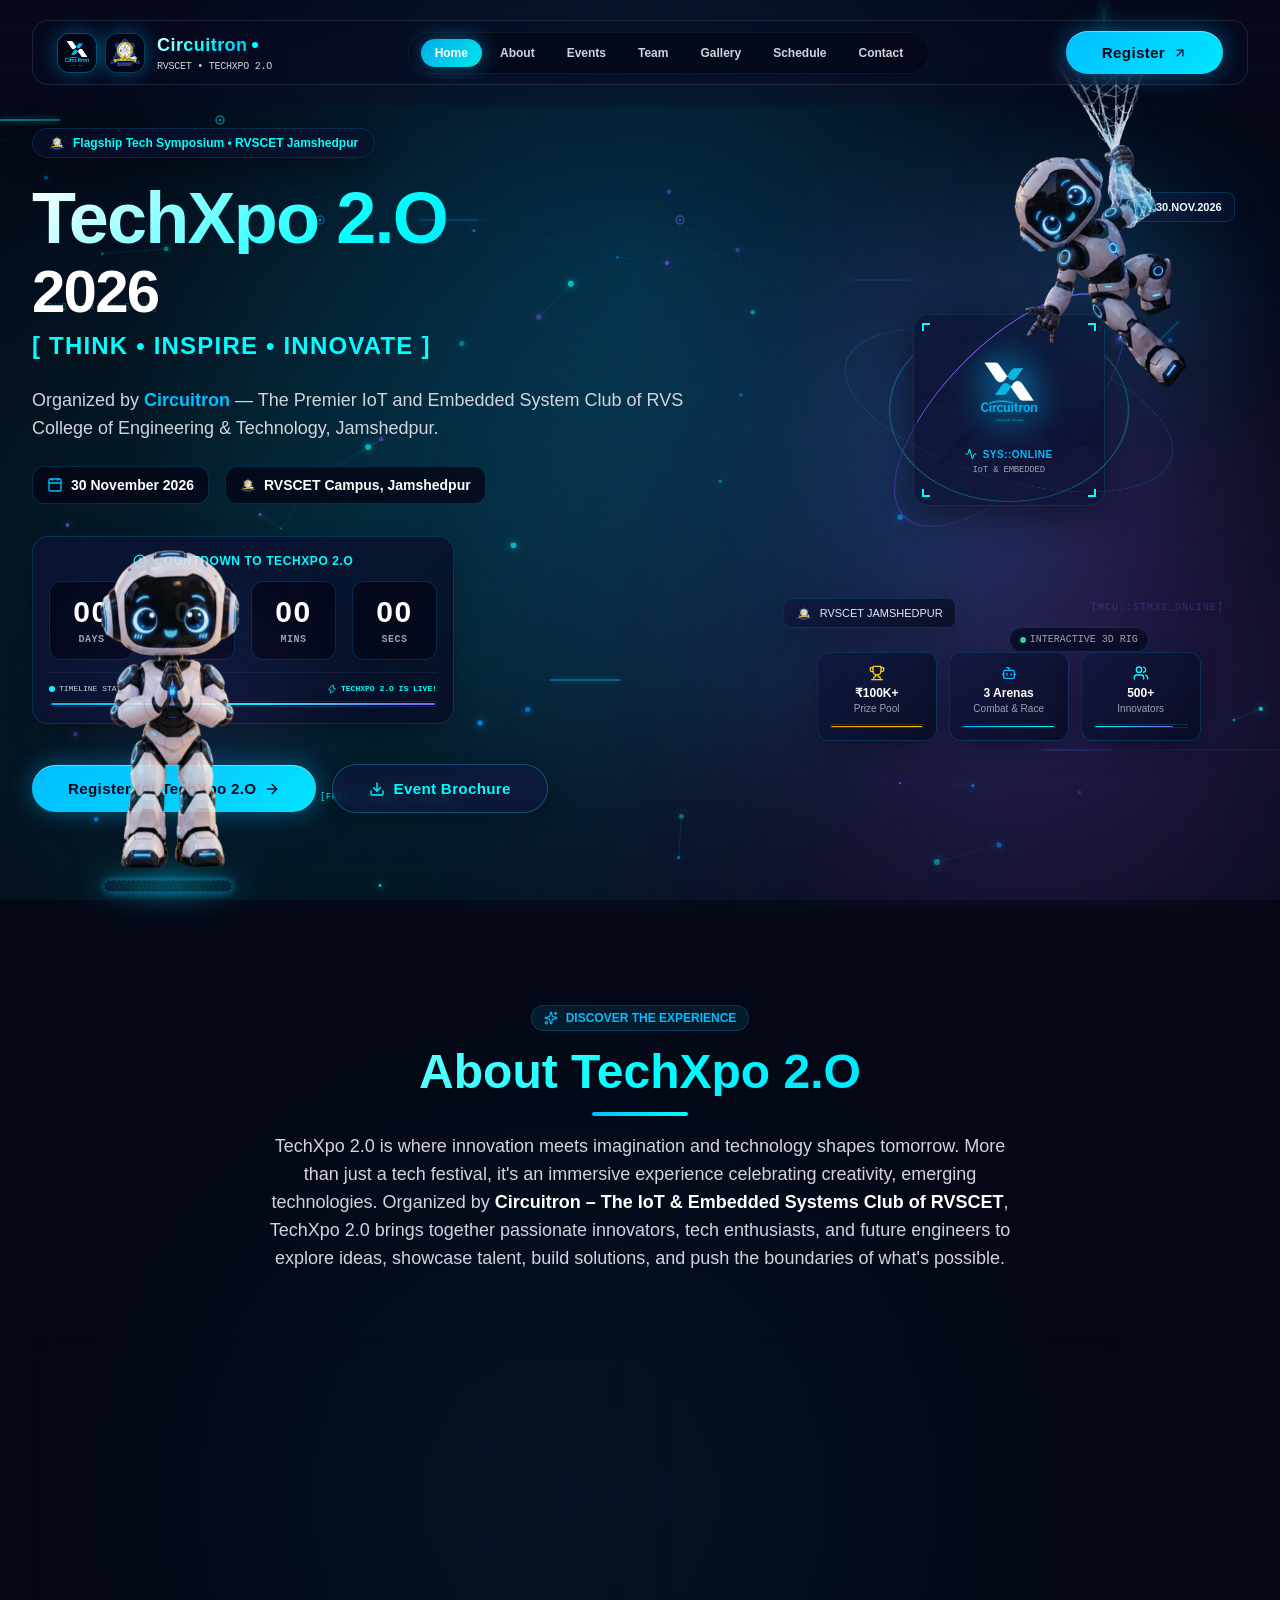
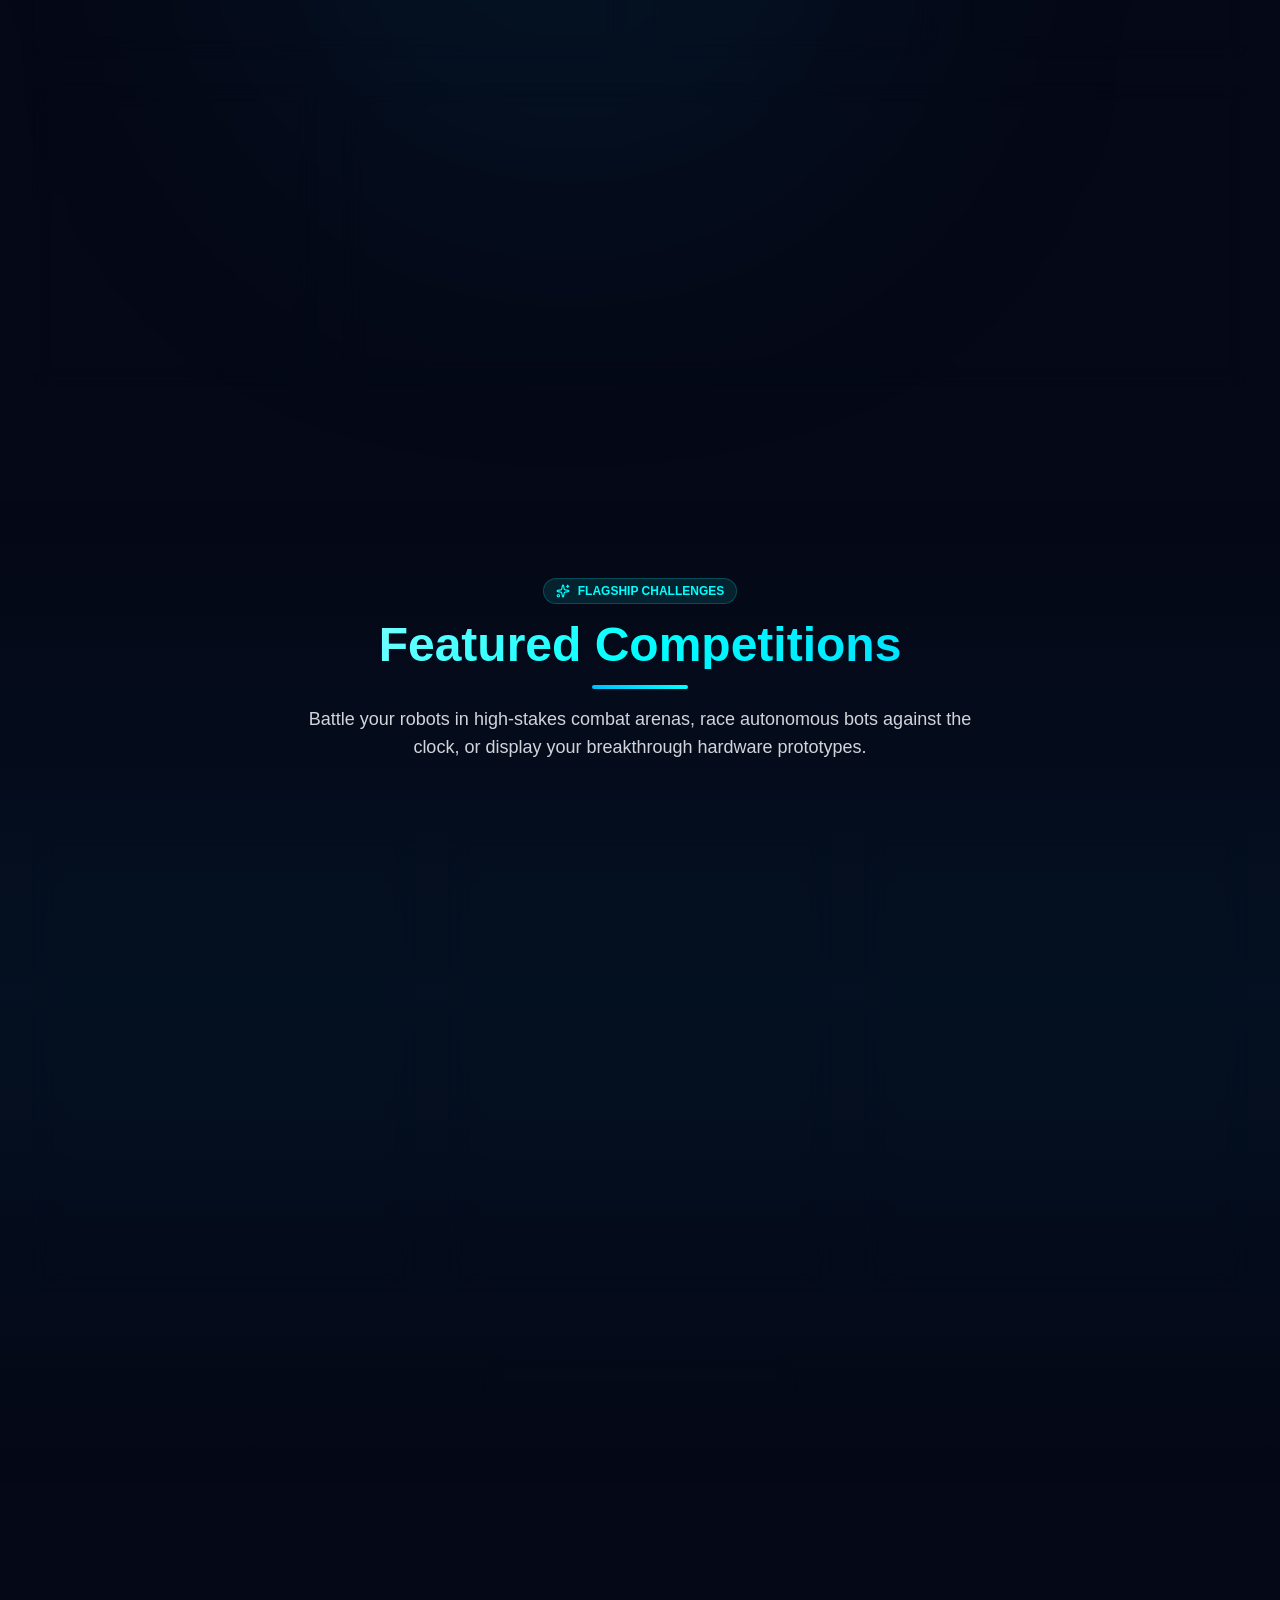
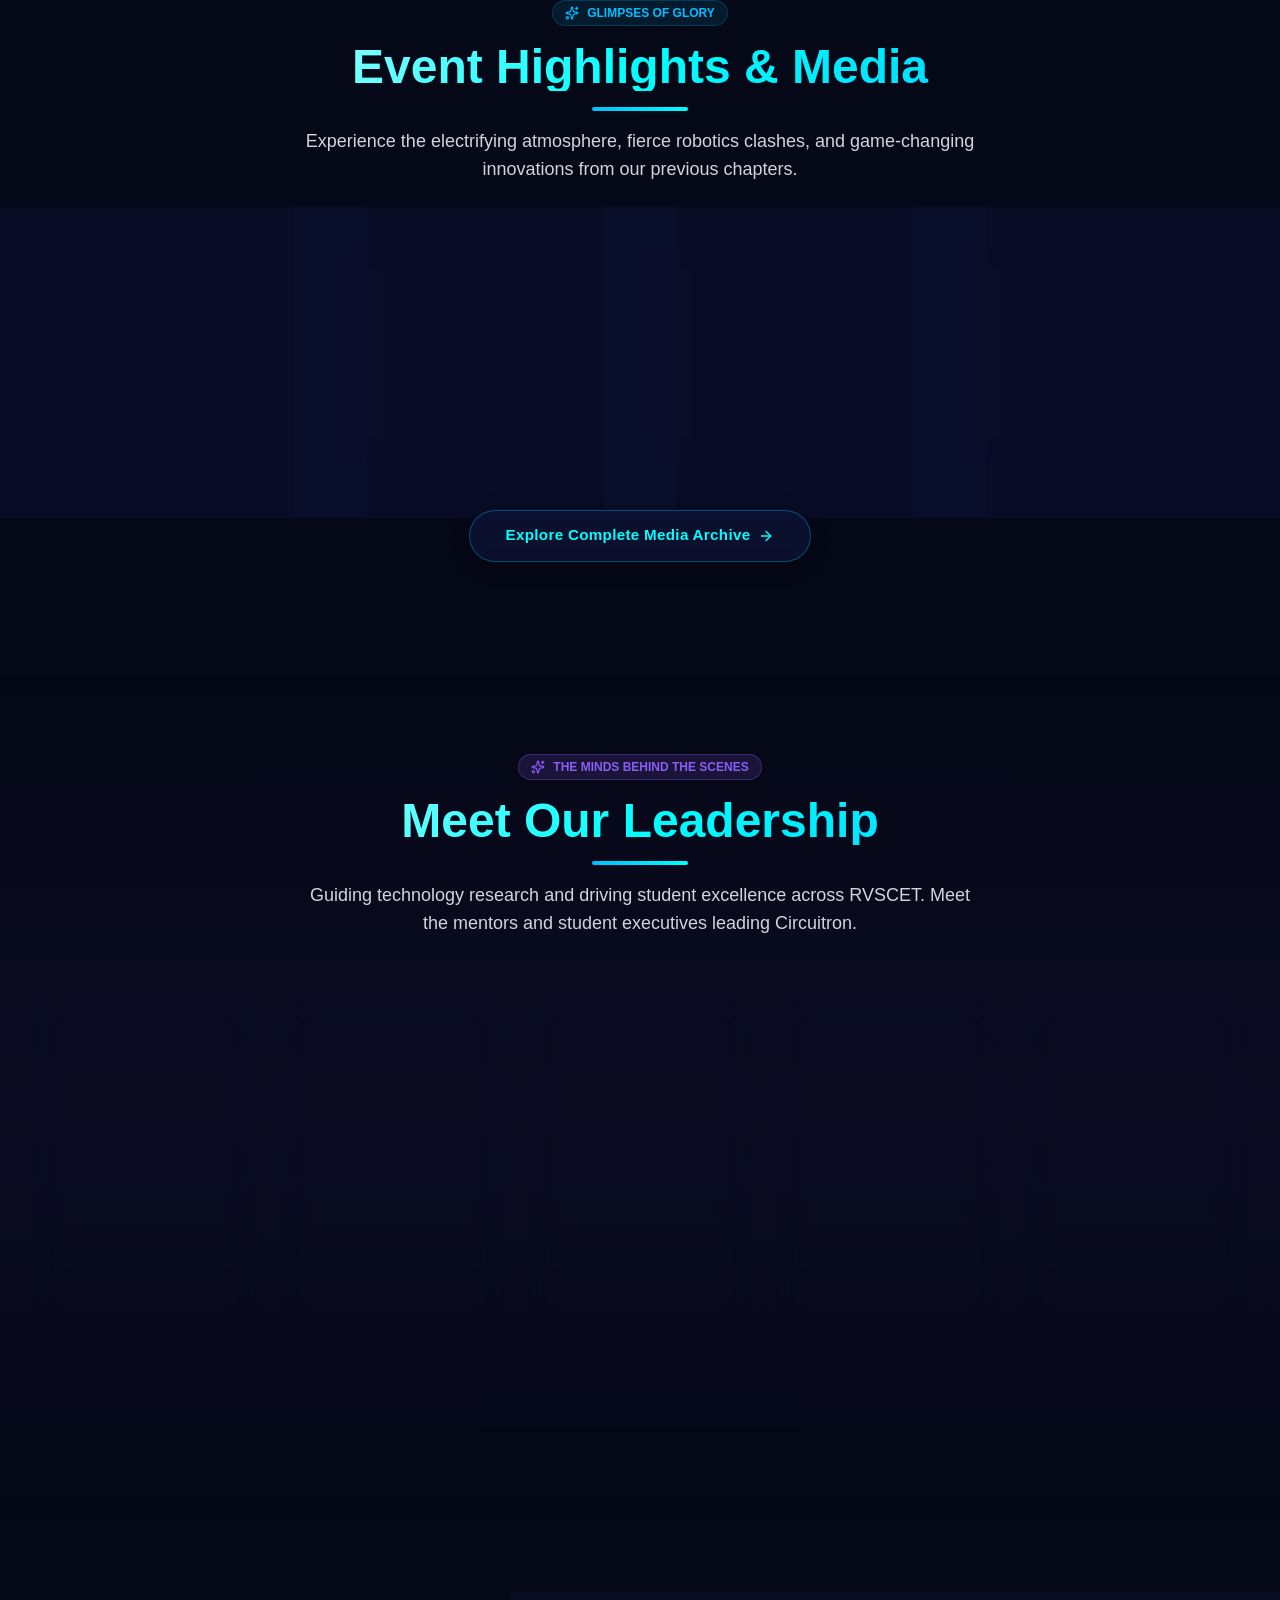
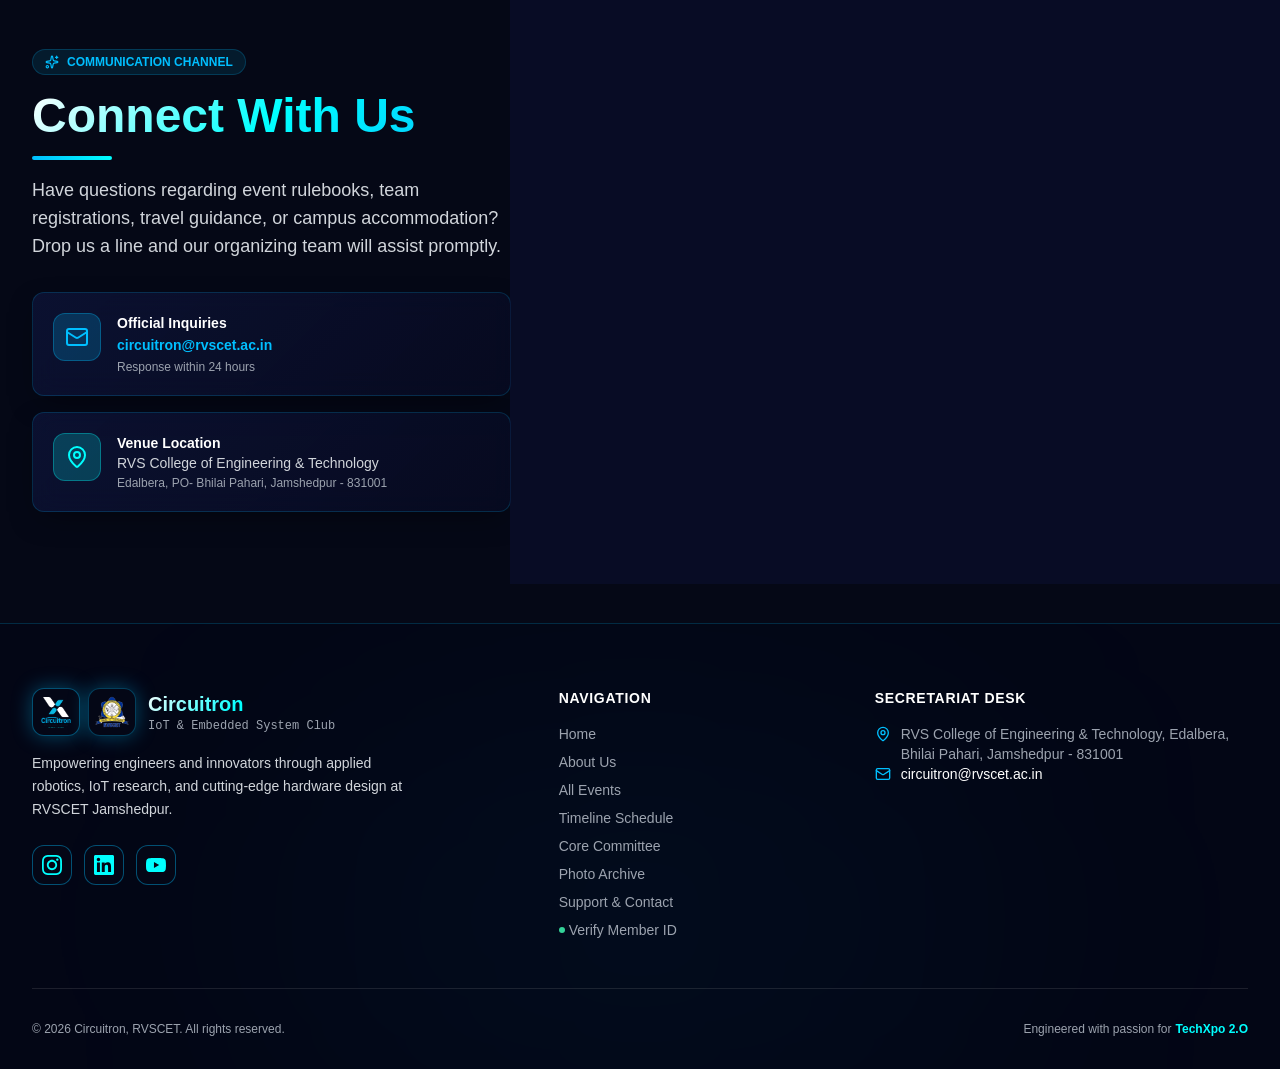
<file: index.html>
<!doctype html>
<html lang="en">
  <head>
    <meta charset="UTF-8" />
    <meta name="viewport" content="width=device-width, initial-scale=1.0, maximum-scale=5.0" />
    <meta name="theme-color" content="#050816" />
    <meta name="apple-mobile-web-app-status-bar-style" content="black-translucent" />
        <!-- Security & Integrity Headers (Anti-Tampering & XSS Shield) -->
    <meta http-equiv="Content-Security-Policy" content="default-src 'self'; script-src 'self' 'unsafe-inline' https://fonts.googleapis.com; style-src 'self' 'unsafe-inline' https://fonts.googleapis.com; font-src 'self' https://fonts.gstatic.com data:; img-src 'self' data: https:; connect-src 'self'; frame-ancestors 'none'; base-uri 'self';" />
    <meta http-equiv="X-Frame-Options" content="DENY" />
    <meta http-equiv="X-Content-Type-Options" content="nosniff" />
    <meta name="referrer" content="strict-origin-when-cross-origin" />
    <meta http-equiv="Permissions-Policy" content="camera=(), microphone=(), geolocation=()" />
    <meta name="description" content="TechXpo 2.O - The Flagship Technical Symposium by Circuitron, IoT & Embedded System Club at RVSCET Jamshedpur." />
    <title>TechXpo 2.O | Circuitron RVSCET</title>
    <link rel="icon" type="image/svg+xml" href="logo.svg" />
    <link rel="icon" type="image/png" href="favicon.png" />
    <link rel="shortcut icon" href="favicon.ico" />
    <link rel="apple-touch-icon" href="logo.png" />
    <link rel="preconnect" href="https://fonts.googleapis.com" />
    <link rel="preconnect" href="https://fonts.gstatic.com" crossorigin />
    <link href="https://fonts.googleapis.com/css2?family=Orbitron:wght@400;700;800;900&family=Poppins:wght@300;400;500;600;700;800&display=swap" rel="stylesheet" />
    <link rel="stylesheet" href="css/style.css" />
  </head>
  <body class="bg-[#050816] text-white font-poppins selection:bg-accent selection:text-darkNavy relative min-h-screen overflow-x-hidden">
    <!-- Top Scroll Progress Bar -->
    <div class="fixed top-0 left-0 right-0 h-[2.5px] z-[100] pointer-events-none bg-transparent">
      <div id="scroll-progress-bar" class="h-full bg-gradient-to-r from-primary via-accent to-cyberPurple origin-left shadow-[0_0_12px_rgba(0,191,255,0.8)]" style="width: 0%;"></div>
    </div>

    <!-- Interactive Cursor Radar Spotlight -->
    <div id="cyber-spotlight" class="fixed inset-0 pointer-events-none select-none overflow-hidden" style="z-index: 0;" aria-hidden="true"></div>

    <!-- Animated Vector Circuit Grid Traces -->
    <svg class="fixed inset-0 w-full h-full opacity-40 md:opacity-50 pointer-events-none" style="z-index: 0;" xmlns="http://www.w3.org/2000/svg" aria-hidden="true">
      <defs>
        <linearGradient id="cyanLaser" x1="0%" y1="0%" x2="100%" y2="100%">
          <stop offset="0%" stop-color="#00fffc" stop-opacity="0.8" />
          <stop offset="50%" stop-color="#0091ff" stop-opacity="0.4" />
          <stop offset="100%" stop-color="#8b5cf6" stop-opacity="0.1" />
        </linearGradient>
        <filter id="circuitGlow" x="-20%" y="-20%" width="140%" height="140%">
          <feGaussianBlur stdDeviation="3" result="blur" />
          <feMerge>
            <feMergeNode in="blur" />
            <feMergeNode in="SourceGraphic" />
          </feMerge>
        </filter>
      </defs>
      <g stroke="rgba(0, 191, 255, 0.12)" stroke-width="1" fill="none">
        <path d="M 0 120 L 220 120 L 320 220 L 680 220 L 740 280 L 1100 280" />
        <path d="M 0 140 L 200 140 L 300 240 L 660 240" />
        <path d="M 1920 180 L 1600 180 L 1480 300 L 1200 300 L 1140 360" />
        <path d="M 1920 200 L 1620 200 L 1500 320 L 1250 320" />
        <path d="M 80 800 L 300 800 L 420 680 L 850 680 L 920 750 L 1400 750" />
        <path d="M 1920 850 L 1550 850 L 1450 750 L 1150 750" />
      </g>
      <g stroke="url(#cyanLaser)" stroke-width="1.8" fill="none" filter="url(#circuitGlow)">
        <path class="laser-pulse-1" d="M 0 120 L 220 120 L 320 220 L 680 220 L 740 280 L 1100 280" stroke-dasharray="60 400" />
        <path class="laser-pulse-2" d="M 1920 180 L 1600 180 L 1480 300 L 1200 300 L 1140 360" stroke-dasharray="50 350" />
        <path class="laser-pulse-3" d="M 80 800 L 300 800 L 420 680 L 850 680 L 920 750 L 1400 750" stroke-dasharray="70 450" />
      </g>
      <g fill="#040716">
        <circle cx="220" cy="120" r="4" stroke="#00ffff" stroke-width="1.5" /><circle cx="220" cy="120" r="1.5" fill="#00ffff" />
        <circle cx="320" cy="220" r="4" stroke="#0091ff" stroke-width="1.5" /><circle cx="320" cy="220" r="1.5" fill="#00fffc" />
        <circle cx="680" cy="220" r="4" stroke="#8b5cf6" stroke-width="1.5" /><circle cx="680" cy="220" r="1.5" fill="#8b5cf6" />
        <circle cx="1600" cy="180" r="4" stroke="#00ffff" stroke-width="1.5" /><circle cx="1600" cy="180" r="1.5" fill="#00ffff" />
        <circle cx="1480" cy="300" r="4" stroke="#8b5cf6" stroke-width="1.5" /><circle cx="1480" cy="300" r="1.5" fill="#8b5cf6" />
        <circle cx="300" cy="800" r="4" stroke="#00ffff" stroke-width="1.5" /><circle cx="300" cy="800" r="1.5" fill="#00fffc" />
      </g>
    </svg>

    <!-- Floating Telemetry Glyphs -->
    <div class="fixed inset-0 pointer-events-none select-none" style="z-index: 0;" aria-hidden="true">
      <div class="absolute top-1/3 left-10 text-[10px] font-mono text-cyan-400 tracking-widest hidden md:block opacity-30">[BUS::TX/RX_SYNC]</div>
      <div class="absolute top-2/3 right-14 text-[10px] font-mono text-cyberPurple tracking-widest hidden md:block opacity-30">[MCU::STM32_ONLINE]</div>
      <div class="absolute bottom-24 left-1/4 text-[9px] font-mono text-accent tracking-wider hidden lg:block opacity-25">[FREQ::2.4GHz_IoT_NODE]</div>
    </div>

    <!-- Particles Canvas -->
    <canvas id="particles-canvas" class="fixed inset-0 pointer-events-none" style="z-index: 1;"></canvas>

    <!-- Background Circuit Grids -->
    <div class="fixed inset-0 circuit-bg opacity-30 pointer-events-none" style="z-index: 0;"></div>
    <div class="fixed inset-0 circuit-bg-glow pointer-events-none" style="z-index: 0;"></div>

    <!-- Robot Mascot 1: Top-Right Swinging Spider Bot -->
    <div id="mascot-swing-bot" class="fixed top-12 sm:top-16 right-2 sm:right-4 md:right-8 lg:right-12 w-20 sm:w-44 md:w-56 lg:w-64 max-w-[28vw] pointer-events-none select-none group z-40" style="z-index: 40;" title="Click me!">
      <div class="absolute -top-16 left-1/2 -translate-x-1/2 w-[2px] h-20 bg-gradient-to-b from-transparent via-cyan-400 to-accent opacity-70 shadow-[0_0_10px_#00ffff] animate-pulse pointer-events-none"></div>
      <div class="absolute top-1/4 left-1/4 w-32 h-32 sm:w-48 sm:h-48 bg-primary/20 rounded-full blur-3xl pointer-events-none opacity-60"></div>
      
      <div id="mascot-swing-bubble" class="hidden absolute -bottom-10 right-0 z-50 px-3 py-1.5 rounded-xl bg-darkNavy/95 border border-cyan-400/80 shadow-[0_0_20px_rgba(0,255,255,0.5)] text-[10px] font-orbitron font-bold text-accent whitespace-nowrap flex items-center space-x-1.5 pointer-events-none">
        <i data-lucide="zap" class="w-3 h-3 text-cyan-300"></i>
        <span>SWINGING INTO 30.NOV.2026!</span>
      </div>

      <div class="swing-idle relative w-full pointer-events-auto cursor-pointer">
        <img src="assets/bot-swing.png" alt="Circuitron Spider Bot Mascot" class="w-full h-auto object-contain filter drop-shadow-[0_0_20px_rgba(0,191,255,0.6)] group-hover:drop-shadow-[0_0_30px_rgba(0,255,255,0.9)] opacity-90 group-hover:opacity-100 transition-all duration-300" />
        <div class="absolute top-2 right-2 px-1.5 py-0.5 rounded bg-primary/30 border border-primary/50 text-[8px] font-mono text-cyan-300 opacity-0 group-hover:opacity-100 transition-opacity">CLICK ME</div>
      </div>
    </div>

    <!-- Robot Mascot 2: Bottom-Left Welcome Mascot Bot -->
    <div id="mascot-welcome-bot" class="fixed bottom-4 md:bottom-8 left-2 sm:left-4 md:left-8 lg:left-12 w-20 sm:w-36 md:w-52 lg:w-60 max-w-[28vw] pointer-events-none select-none group perspective-1000 z-40" style="z-index: 40;" title="Click me!">
      <div class="absolute -bottom-4 left-1/2 -translate-x-1/2 w-28 sm:w-44 h-8 bg-gradient-to-r from-transparent via-cyan-500/40 to-transparent rounded-full blur-md animate-pulse pointer-events-none"></div>
      <div class="absolute bottom-1/4 left-1/4 w-28 h-28 sm:w-44 sm:h-44 bg-cyberPurple/25 rounded-full blur-3xl pointer-events-none opacity-50"></div>

      <div id="mascot-welcome-bubble" class="hidden absolute -top-12 left-0 z-50 px-3 py-1.5 rounded-xl bg-darkNavy/95 border border-primary/80 shadow-[0_0_20px_rgba(0,191,255,0.5)] text-[10px] font-orbitron font-bold text-white whitespace-nowrap flex items-center space-x-1.5 pointer-events-none">
        <i data-lucide="bot" class="w-3 h-3 text-primary"></i>
        <span>CIRCUITRON BOT: WELCOME!</span>
      </div>

      <div class="welcome-idle relative w-full preserve-3d pointer-events-auto cursor-pointer">
        <img src="assets/bot-welcome.png" alt="Circuitron Welcome Mascot Robot" class="w-full h-auto object-contain filter drop-shadow-[0_0_20px_rgba(0,191,255,0.55)] group-hover:drop-shadow-[0_0_30px_rgba(0,191,255,0.9)] opacity-90 group-hover:opacity-100 transition-all duration-300" />
        <div class="absolute top-2 left-2 px-1.5 py-0.5 rounded bg-cyan-500/30 border border-cyan-400/50 text-[8px] font-mono text-accent opacity-0 group-hover:opacity-100 transition-opacity">NAMASTE::HELLO</div>
        <div class="absolute -bottom-2 left-1/2 -translate-x-1/2 w-20 sm:w-32 h-3 rounded-full border border-primary/40 border-dashed animate-spin-slow opacity-60 shadow-[0_0_8px_#00bfff]"></div>
      </div>
    </div>

    <!-- Navigation Header -->
    <header id="main-nav" class="fixed top-0 left-0 right-0 z-50 transition-all duration-300 py-4 sm:py-5">
      <div class="max-w-7xl mx-auto px-4 sm:px-6 lg:px-8">
        <nav class="flex items-center justify-between px-2.5 sm:px-6 py-2 sm:py-2.5 rounded-2xl bg-secondary/40 backdrop-blur-md border border-white/10 transition-all duration-300">
          <!-- Logo & Brand -->
          <a href="index.html" class="flex items-center space-x-2 sm:space-x-3 group min-w-0 flex-shrink">
            <div class="flex items-center space-x-1.5 sm:space-x-2 flex-shrink-0">
              <div class="relative w-8 h-8 sm:w-10 sm:h-10 rounded-xl overflow-hidden p-0.5 border border-primary/40 group-hover:border-accent transition-all duration-300 bg-darkNavy/80 flex items-center justify-center shadow-neon">
                <img src="logo.png" alt="Circuitron Logo" class="w-full h-full object-contain" />
              </div>
              <div class="flex relative w-8 h-8 sm:w-10 sm:h-10 rounded-xl overflow-hidden p-0.5 border border-primary/30 group-hover:border-accent transition-all duration-300 bg-darkNavy/80 items-center justify-center shadow-neon">
                <img src="assets/rvscet-logo.png" alt="RVSCET Logo" class="w-full h-full object-contain" />
              </div>
            </div>
            <div class="min-w-0">
              <div class="flex items-center space-x-1">
                <span class="font-orbitron font-extrabold text-xs xs:text-sm sm:text-lg gradient-text tracking-wide whitespace-nowrap">Circuitron</span>
                <span class="w-1.5 h-1.5 rounded-full bg-accent animate-pulse flex-shrink-0"></span>
              </div>
              <p class="text-[8px] xs:text-[9px] sm:text-[10px] text-gray-300 font-mono tracking-tight block whitespace-nowrap font-medium">RVSCET &bull; TECHXPO 2.O</p>
            </div>
          </a>

          <!-- Desktop Navigation Links -->
          <div class="hidden lg:flex items-center space-x-1 bg-darkNavy/60 px-3 py-1.5 rounded-full border border-white/5">
            <a href="index.html" class="nav-link px-3.5 py-1.5 text-xs font-semibold rounded-full text-gray-300 hover:text-white transition-colors">Home</a>
            <a href="pages/about.html" class="nav-link px-3.5 py-1.5 text-xs font-semibold rounded-full text-gray-300 hover:text-white transition-colors">About</a>
            <a href="pages/events.html" class="nav-link px-3.5 py-1.5 text-xs font-semibold rounded-full text-gray-300 hover:text-white transition-colors">Events</a>
            <a href="pages/team.html" class="nav-link px-3.5 py-1.5 text-xs font-semibold rounded-full text-gray-300 hover:text-white transition-colors">Team</a>
            <a href="pages/gallery.html" class="nav-link px-3.5 py-1.5 text-xs font-semibold rounded-full text-gray-300 hover:text-white transition-colors">Gallery</a>
            <a href="pages/schedule.html" class="nav-link px-3.5 py-1.5 text-xs font-semibold rounded-full text-gray-300 hover:text-white transition-colors">Schedule</a>
            <a href="pages/contact.html" class="nav-link px-3.5 py-1.5 text-xs font-semibold rounded-full text-gray-300 hover:text-white transition-colors">Contact</a>
          </div>

          <!-- Right Action: Register Now -->
          <div class="hidden sm:flex items-center space-x-3">
            <a href="https://forms.gle/mNU3damnJBMfnmSU7" target="_blank" rel="noopener noreferrer" rel="noopener noreferrer" class="btn-primary text-xs py-2 px-5 font-bold">
              <span>Register</span>
              <i data-lucide="arrow-up-right" class="w-3.5 h-3.5"></i>
            </a>
          </div>

          <!-- Mobile Menu Button & Compact Register -->
          <div class="lg:hidden flex items-center space-x-1.5 sm:space-x-2 flex-shrink-0">
            <a href="https://forms.gle/mNU3damnJBMfnmSU7" target="_blank" rel="noopener noreferrer" rel="noopener noreferrer" class="sm:hidden inline-flex items-center justify-center text-[10px] xs:text-[11px] font-bold font-orbitron py-1 px-2.5 xs:px-3 rounded-full bg-gradient-to-r from-primary to-accent text-darkNavy shadow-neon flex-shrink-0">Register</a>
            <button id="mobile-menu-btn" class="p-1.5 sm:p-2.5 min-w-[34px] min-h-[34px] sm:min-w-[40px] sm:min-h-[40px] flex items-center justify-center rounded-xl bg-darkNavy/80 border border-primary/20 text-gray-300 hover:text-white focus:outline-none flex-shrink-0" aria-label="Toggle menu">
              <i id="menu-icon" data-lucide="menu" class="w-4 h-4 sm:w-5 sm:h-5"></i>
              <i id="close-icon" data-lucide="x" class="w-4 h-4 sm:w-5 sm:h-5 hidden"></i>
            </button>
          </div>
        </nav>
      </div>

      <!-- Mobile Dropdown Menu -->
      <div id="mobile-menu" class="hidden lg:hidden max-w-7xl mx-auto px-4 mt-2">
        <div class="bg-darkNavy/95 backdrop-blur-xl p-4 sm:p-5 rounded-2xl border border-primary/30 space-y-2 shadow-2xl">
          <a href="index.html" class="block px-4 py-3 rounded-xl text-sm font-semibold text-gray-300 hover:text-white hover:bg-white/5">Home</a>
          <a href="pages/about.html" class="block px-4 py-3 rounded-xl text-sm font-semibold text-gray-300 hover:text-white hover:bg-white/5">About</a>
          <a href="pages/events.html" class="block px-4 py-3 rounded-xl text-sm font-semibold text-gray-300 hover:text-white hover:bg-white/5">Events</a>
          <a href="pages/team.html" class="block px-4 py-3 rounded-xl text-sm font-semibold text-gray-300 hover:text-white hover:bg-white/5">Team</a>
          <a href="pages/gallery.html" class="block px-4 py-3 rounded-xl text-sm font-semibold text-gray-300 hover:text-white hover:bg-white/5">Gallery</a>
          <a href="pages/schedule.html" class="block px-4 py-3 rounded-xl text-sm font-semibold text-gray-300 hover:text-white hover:bg-white/5">Schedule</a>
          <a href="pages/contact.html" class="block px-4 py-3 rounded-xl text-sm font-semibold text-gray-300 hover:text-white hover:bg-white/5">Contact</a>
          <div class="pt-2">
            <a href="https://forms.gle/mNU3damnJBMfnmSU7" target="_blank" rel="noopener noreferrer" rel="noopener noreferrer" class="w-full btn-primary py-3 text-xs font-bold flex items-center justify-center space-x-1.5 min-h-[44px]">
              <span>Register for TechXpo 2.O</span>
              <i data-lucide="arrow-up-right" class="w-4 h-4"></i>
            </a>
          </div>
        </div>
      </div>
    </header>

    <!-- Main Content Container -->
    <main class="relative z-10">
      <!-- 1. HERO SECTION -->
      <section class="relative min-h-screen flex items-center justify-center overflow-hidden pt-24 pb-12 sm:pt-28 sm:pb-16 lg:pt-32 lg:pb-24">
        <div class="absolute top-1/4 left-1/2 -translate-x-1/2 w-[350px] sm:w-[600px] h-[350px] sm:h-[600px] bg-primary/10 rounded-full blur-[100px] sm:blur-[140px] pointer-events-none"></div>
        <div class="absolute bottom-10 right-10 w-[250px] sm:w-[400px] h-[250px] sm:h-[400px] bg-cyberPurple/15 rounded-full blur-[90px] sm:blur-[120px] pointer-events-none"></div>

        <div class="relative z-10 max-w-7xl mx-auto px-4 sm:px-6 lg:px-8 w-full">
          <div class="grid grid-cols-1 lg:grid-cols-12 gap-8 lg:gap-12 items-center">
            
            <!-- Left Column: Hero Copy -->
            <div class="lg:col-span-7 space-y-5 sm:space-y-6 text-center lg:text-left">
              <!-- Announcement Pill -->
              <div class="inline-flex items-center space-x-2 px-3 sm:px-4 py-1.5 rounded-full glass-panel border border-primary/30 text-[11px] sm:text-xs font-semibold text-accent shadow-neon max-w-full truncate">
                <img src="assets/rvscet-logo.png" alt="RVSCET Logo" class="w-4 h-4 object-contain flex-shrink-0" />
                <span class="truncate">Flagship Tech Symposium &bull; RVSCET Jamshedpur</span>
              </div>

              <!-- Giant Title -->
              <div class="space-y-2">
                <h1 class="text-3xl xs:text-4xl sm:text-6xl lg:text-7xl font-black font-orbitron tracking-tight">
                  <span class="gradient-text block">TechXpo 2.O</span>
                  <span class="block text-2xl xs:text-3xl sm:text-5xl lg:text-6xl text-white mt-1 sm:mt-2">2026</span>
                </h1>
                <div class="inline-block">
                  <p class="text-sm xs:text-base sm:text-xl lg:text-2xl font-bold font-orbitron tracking-wider text-accent uppercase">
                    [ Think &bull; Inspire &bull; Innovate ]
                  </p>
                </div>
              </div>

              <!-- Subtitle -->
              <p class="text-sm sm:text-base lg:text-lg text-gray-300 max-w-2xl mx-auto lg:mx-0 leading-relaxed">
                Organized by <strong class="text-primary font-bold">Circuitron</strong> &mdash; The Premier IoT and Embedded System Club of RVS College of Engineering &amp; Technology, Jamshedpur.
              </p>

              <!-- Key Details Pills -->
              <div class="flex flex-wrap items-center justify-center lg:justify-start gap-2.5 sm:gap-4 text-xs sm:text-sm text-gray-300">
                <div class="flex items-center space-x-2 bg-darkNavy/80 px-3.5 py-2 rounded-xl border border-primary/20">
                  <i data-lucide="calendar" class="w-4 h-4 text-primary flex-shrink-0"></i>
                  <span class="font-semibold text-white">30 November 2026</span>
                </div>
                <div class="flex items-center space-x-2 bg-darkNavy/80 px-3.5 py-2 rounded-xl border border-primary/20">
                  <img src="assets/rvscet-logo.png" alt="RVSCET" class="w-4 h-4 object-contain flex-shrink-0" />
                  <span class="font-semibold text-white">RVSCET Campus, Jamshedpur</span>
                </div>
              </div>

              <!-- Live Countdown Component -->
              <div class="pt-2">
                <div class="inline-flex flex-col items-center p-2.5 xs:p-3 sm:p-4 rounded-2xl glass-card border border-primary/30 max-w-full sm:max-w-xl mx-auto shadow-neon group">
                  <div class="flex items-center space-x-1.5 sm:space-x-2 text-[10px] sm:text-xs font-orbitron font-semibold text-accent mb-2.5 sm:mb-3 tracking-wider">
                    <i data-lucide="clock" class="w-3.5 h-3.5 animate-spin-slow flex-shrink-0"></i>
                    <span class="truncate">COUNTDOWN TO TECHXPO 2.O</span>
                  </div>

                  <div class="grid grid-cols-4 gap-1.5 xs:gap-2 sm:gap-4 w-full">
                    <div class="flex flex-col items-center justify-center bg-darkNavy/70 px-2 py-1.5 xs:px-2.5 xs:py-2 sm:px-4 sm:py-3 rounded-xl border border-primary/20 min-w-[50px] xs:min-w-[58px] sm:min-w-[85px] transition-colors group-hover:border-primary/40">
                      <span id="count-days" class="font-orbitron font-extrabold text-base xs:text-xl sm:text-3xl text-white tracking-wider">00</span>
                      <span class="text-[8px] xs:text-[9px] sm:text-[10px] font-mono text-gray-400 mt-0.5 tracking-wider font-semibold">DAYS</span>
                    </div>
                    <div class="flex flex-col items-center justify-center bg-darkNavy/70 px-2 py-1.5 xs:px-2.5 xs:py-2 sm:px-4 sm:py-3 rounded-xl border border-primary/20 min-w-[50px] xs:min-w-[58px] sm:min-w-[85px] transition-colors group-hover:border-primary/40">
                      <span id="count-hours" class="font-orbitron font-extrabold text-base xs:text-xl sm:text-3xl text-white tracking-wider">00</span>
                      <span class="text-[8px] xs:text-[9px] sm:text-[10px] font-mono text-gray-400 mt-0.5 tracking-wider font-semibold">HOURS</span>
                    </div>
                    <div class="flex flex-col items-center justify-center bg-darkNavy/70 px-2 py-1.5 xs:px-2.5 xs:py-2 sm:px-4 sm:py-3 rounded-xl border border-primary/20 min-w-[50px] xs:min-w-[58px] sm:min-w-[85px] transition-colors group-hover:border-primary/40">
                      <span id="count-mins" class="font-orbitron font-extrabold text-base xs:text-xl sm:text-3xl text-white tracking-wider">00</span>
                      <span class="text-[8px] xs:text-[9px] sm:text-[10px] font-mono text-gray-400 mt-0.5 tracking-wider font-semibold">MINS</span>
                    </div>
                    <div class="flex flex-col items-center justify-center bg-darkNavy/70 px-2 py-1.5 xs:px-2.5 xs:py-2 sm:px-4 sm:py-3 rounded-xl border border-primary/20 min-w-[50px] xs:min-w-[58px] sm:min-w-[85px] transition-colors group-hover:border-primary/40">
                      <span id="count-secs" class="font-orbitron font-extrabold text-base xs:text-xl sm:text-3xl text-white tracking-wider">00</span>
                      <span class="text-[8px] xs:text-[9px] sm:text-[10px] font-mono text-gray-400 mt-0.5 tracking-wider font-semibold">SECS</span>
                    </div>
                  </div>

                  <!-- Timeline status bar -->
                  <div class="w-full mt-3 pt-2.5 border-t border-white/5 space-y-1.5">
                    <div class="flex items-center justify-between text-[8px] xs:text-[9px] font-mono text-gray-400">
                      <span class="flex items-center space-x-1">
                        <span class="w-1.5 h-1.5 rounded-full bg-accent animate-ping"></span>
                        <span class="text-gray-300">TIMELINE STATUS</span>
                      </span>
                      <span class="text-accent font-semibold flex items-center space-x-1">
                        <i data-lucide="zap" class="w-2.5 h-2.5"></i>
                        <span id="count-status-text">REGISTRATIONS LIVE</span>
                      </span>
                    </div>
                    <div class="w-full h-1.5 bg-darkNavy/90 rounded-full overflow-hidden p-[1px] border border-primary/20">
                      <div id="count-status-bar" class="h-full bg-gradient-to-r from-primary via-accent to-cyberPurple rounded-full relative" style="width: 72%;"></div>
                    </div>
                  </div>
                </div>
              </div>

              <!-- CTA Buttons -->
              <div class="pt-3 sm:pt-4 flex flex-col sm:flex-row items-center justify-center lg:justify-start gap-3 sm:gap-4">
                <a href="https://forms.gle/mNU3damnJBMfnmSU7" target="_blank" rel="noopener noreferrer" rel="noopener noreferrer" class="btn-primary w-full sm:w-auto text-sm py-3 px-6">
                  <span>Register for TechXpo 2.O</span>
                  <i data-lucide="arrow-right" class="w-4 h-4"></i>
                </a>
                <a href="https://drive.google.com/file/d/1AInB0u15DomA8HFDeoEd3eXsWX3ppwJe/view?usp=drivesdk" target="_blank" rel="noopener noreferrer" rel="noopener noreferrer" class="btn-secondary w-full sm:w-auto text-sm py-3 px-6">
                  <i data-lucide="download" class="w-4 h-4"></i>
                  <span>Event Brochure</span>
                </a>
              </div>
            </div>

            <!-- Right Column: Interactive 3D Model Rig -->
            <div class="lg:col-span-5 flex flex-col items-center justify-center mt-4 lg:mt-0">
              <div id="tech-model-rig" class="relative w-full max-w-[360px] sm:max-w-[420px] aspect-square mx-auto flex items-center justify-center perspective-1000 select-none touch-pan-y cursor-pointer">
                <!-- Ambient glow -->
                <div class="absolute inset-0 bg-gradient-to-tr from-primary/20 via-cyberPurple/20 to-accent/20 rounded-full blur-3xl opacity-60 animate-pulse-slow pointer-events-none"></div>

                <div class="relative w-full h-full flex items-center justify-center transform scale-[0.8] xs:scale-[0.9] sm:scale-100 transition-transform">
                  <div id="tech-model-transform" class="relative w-full h-full flex items-center justify-center preserve-3d">
                    <!-- Outer Ring 1: Cyan Orbit -->
                    <div class="absolute w-[300px] sm:w-[340px] h-[300px] sm:h-[340px] rounded-full border border-primary/40 border-dashed animate-spin-slow pointer-events-none" style="transform: rotateX(65deg) rotateY(15deg);">
                      <div class="absolute -top-1.5 left-1/2 w-3 h-3 bg-primary rounded-full shadow-[0_0_12px_#00bfff]"></div>
                    </div>

                    <!-- Outer Ring 2: Purple Reverse Orbit -->
                    <div class="absolute w-[260px] sm:w-[300px] h-[260px] sm:h-[300px] rounded-full border border-cyberPurple/40 border-t-2 border-t-cyberPurple animate-spin-reverse pointer-events-none" style="transform: rotateX(-55deg) rotateY(40deg);">
                      <div class="absolute top-1/2 -right-1.5 w-3 h-3 bg-cyberPurple rounded-full shadow-[0_0_12px_#8b5cf6]"></div>
                    </div>

                    <!-- Middle Ring: Accent Cyan Ring -->
                    <div class="absolute w-[210px] sm:w-[240px] h-[210px] sm:h-[240px] rounded-full border border-accent/40 animate-spin-slow pointer-events-none" style="transform: rotateX(40deg) rotateZ(30deg);"></div>

                    <!-- Central Hexagonal Core Chassis -->
                    <div class="relative z-10 w-44 h-44 sm:w-48 sm:h-48 rounded-2xl glass-panel p-4 flex flex-col items-center justify-center border-2 border-primary/50 shadow-neon" style="transform: translateZ(30px);">
                      <div class="absolute top-2 left-2 w-2 h-2 border-t-2 border-l-2 border-accent"></div>
                      <div class="absolute top-2 right-2 w-2 h-2 border-t-2 border-r-2 border-accent"></div>
                      <div class="absolute bottom-2 left-2 w-2 h-2 border-b-2 border-l-2 border-accent"></div>
                      <div class="absolute bottom-2 right-2 w-2 h-2 border-b-2 border-r-2 border-accent"></div>

                      <div class="relative w-20 h-20 sm:w-24 sm:h-24 mb-2 flex items-center justify-center">
                        <div class="absolute inset-0 bg-primary/20 rounded-full blur-md animate-ping opacity-40"></div>
                        <img src="logo.png" alt="Circuitron Core" class="w-16 h-16 sm:w-20 sm:h-20 object-contain drop-shadow-[0_0_15px_rgba(0,191,255,0.8)]" />
                      </div>

                      <div class="flex items-center space-x-1.5 text-[9px] sm:text-[10px] font-orbitron font-semibold text-primary uppercase tracking-wider">
                        <i data-lucide="activity" class="w-3 h-3 text-accent animate-pulse"></i>
                        <span>SYS::ONLINE</span>
                      </div>
                      <div class="text-[8px] sm:text-[9px] text-gray-400 font-mono tracking-tight mt-0.5">IoT &amp; EMBEDDED</div>
                    </div>

                    <!-- Floating Badges -->
                    <div class="absolute -top-1 -right-2 sm:-top-2 sm:-right-4 glass-card px-2.5 py-1 sm:px-3 sm:py-1.5 rounded-lg border border-accent/30 text-xs flex items-center space-x-1.5 sm:space-x-2 shadow-lg" style="transform: translateZ(50px);">
                      <i data-lucide="zap" class="w-3 h-3 sm:w-3.5 sm:h-3.5 text-accent animate-bounce"></i>
                      <span class="font-orbitron font-bold text-white text-[10px] sm:text-[11px]">30.NOV.2026</span>
                    </div>

                    <div class="absolute -bottom-1 -left-2 sm:-bottom-2 sm:-left-4 glass-card px-2.5 py-1 sm:px-3 sm:py-1.5 rounded-lg border border-primary/30 text-xs flex items-center space-x-1.5 sm:space-x-2 shadow-lg" style="transform: translateZ(45px);">
                      <img src="assets/rvscet-logo.png" alt="RVSCET" class="w-3.5 h-3.5 sm:w-4 sm:h-4 object-contain flex-shrink-0" />
                      <span class="font-orbitron font-medium text-gray-200 text-[10px] sm:text-[11px]">RVSCET JAMSHEDPUR</span>
                    </div>

                    <div class="absolute -bottom-7 sm:-bottom-8 left-1/2 transform -translate-x-1/2 px-2.5 py-1 rounded-full bg-secondary/80 border border-primary/20 text-[9px] sm:text-[10px] text-gray-400 font-mono flex items-center space-x-1 whitespace-nowrap" style="transform: translateZ(20px);">
                      <span class="w-1.5 h-1.5 rounded-full bg-emerald-400 animate-ping"></span>
                      <span>INTERACTIVE 3D RIG</span>
                    </div>
                  </div>
                </div>
              </div>

              <!-- Highlights Chips below 3D model -->
              <div class="grid grid-cols-3 gap-2 sm:gap-3 w-full max-w-sm mt-6 sm:mt-8">
                <div class="glass-card p-2.5 sm:p-3 rounded-xl text-center border border-primary/20 flex flex-col justify-between">
                  <div>
                    <i data-lucide="trophy" class="w-3.5 h-3.5 sm:w-4 sm:h-4 text-yellow-400 mx-auto mb-1"></i>
                    <div class="text-[11px] sm:text-xs font-bold text-white font-orbitron">₹100K+</div>
                    <div class="text-[9px] sm:text-[10px] text-gray-400">Prize Pool</div>
                  </div>
                  <div class="w-full h-1 bg-darkNavy/80 rounded-full overflow-hidden mt-2 p-[0.5px] border border-yellow-400/20">
                    <div class="h-full bg-gradient-to-r from-amber-500 to-yellow-400 rounded-full w-full"></div>
                  </div>
                </div>

                <div class="glass-card p-2.5 sm:p-3 rounded-xl text-center border border-primary/20 flex flex-col justify-between">
                  <div>
                    <i data-lucide="bot" class="w-3.5 h-3.5 sm:w-4 sm:h-4 text-primary mx-auto mb-1"></i>
                    <div class="text-[11px] sm:text-xs font-bold text-white font-orbitron">3 Arenas</div>
                    <div class="text-[9px] sm:text-[10px] text-gray-400">Combat &amp; Race</div>
                  </div>
                  <div class="w-full h-1 bg-darkNavy/80 rounded-full overflow-hidden mt-2 p-[0.5px] border border-primary/20">
                    <div class="h-full bg-gradient-to-r from-primary to-accent rounded-full w-full"></div>
                  </div>
                </div>

                <div class="glass-card p-2.5 sm:p-3 rounded-xl text-center border border-primary/20 flex flex-col justify-between">
                  <div>
                    <i data-lucide="users" class="w-3.5 h-3.5 sm:w-4 sm:h-4 text-accent mx-auto mb-1"></i>
                    <div class="text-[11px] sm:text-xs font-bold text-white font-orbitron">500+</div>
                    <div class="text-[9px] sm:text-[10px] text-gray-400">Innovators</div>
                  </div>
                  <div class="w-full h-1 bg-darkNavy/80 rounded-full overflow-hidden mt-2 p-[0.5px] border border-accent/20">
                    <div class="h-full bg-gradient-to-r from-accent to-cyberPurple rounded-full" style="width: 85%;"></div>
                  </div>
                </div>
              </div>
            </div>

          </div>
        </div>
      </section>

      <!-- 2. BENTO STATS & OVERVIEW SECTION -->
      <section class="py-24 relative overflow-hidden">
        <div class="absolute top-1/2 left-1/4 -translate-y-1/2 w-[500px] h-[500px] bg-primary/10 rounded-full blur-[160px] pointer-events-none"></div>

        <div class="max-w-7xl mx-auto px-4 sm:px-6 lg:px-8 relative z-10">
          <!-- Section Header -->
          <div class="text-center space-y-4 mb-16">
            <div class="inline-flex items-center space-x-2 px-3 py-1 rounded-full bg-primary/10 border border-primary/20 text-xs font-semibold text-primary">
              <i data-lucide="sparkles" class="w-3.5 h-3.5"></i>
              <span>DISCOVER THE EXPERIENCE</span>
            </div>
            <h2 class="text-4xl sm:text-5xl font-black font-orbitron gradient-text">About TechXpo 2.O</h2>
            <div class="w-24 h-1 bg-gradient-to-r from-primary to-accent mx-auto rounded-full"></div>
            <p class="text-gray-300 max-w-3xl mx-auto text-base sm:text-lg leading-relaxed">
              TechXpo 2.0 is where innovation meets imagination and technology shapes tomorrow. More than just a tech festival, it's an immersive experience celebrating creativity, emerging technologies. Organized by <strong class="text-white font-bold">Circuitron &ndash; The IoT &amp; Embedded Systems Club of RVSCET</strong>, TechXpo 2.0 brings together passionate innovators, tech enthusiasts, and future engineers to explore ideas, showcase talent, build solutions, and push the boundaries of what's possible.
            </p>
          </div>

          <!-- Bento Grid -->
          <div class="grid grid-cols-1 md:grid-cols-3 lg:grid-cols-4 gap-6">
            <!-- Bento 1: Wide Card -->
            <div class="md:col-span-2 glass-card p-8 rounded-2xl border border-primary/25 relative overflow-hidden group flex flex-col justify-between">
              <div class="absolute top-0 right-0 w-64 h-64 bg-primary/10 rounded-full blur-3xl pointer-events-none group-hover:bg-primary/20 transition-all duration-500"></div>
              <div class="space-y-4 relative z-10">
                <div class="w-12 h-12 rounded-xl bg-primary/20 border border-primary/40 flex items-center justify-center text-primary">
                  <i data-lucide="zap" class="w-6 h-6"></i>
                </div>
                <h3 class="text-2xl font-bold font-orbitron text-white">Next-Gen IoT &amp; Embedded Arena</h3>
                <p class="text-gray-300 leading-relaxed text-sm sm:text-base">
                  From autonomous line-followers and heavy combat bots to cutting-edge smart hardware prototypes, TechXpo 2.O offers real-world arena challenges judged by distinguished academia and industry mentors.
                </p>
              </div>
              <div class="pt-6 relative z-10">
                <a href="pages/about.html" class="inline-flex items-center space-x-2 text-accent font-semibold text-sm hover:underline">
                  <span>Read the Story of Circuitron</span>
                  <i data-lucide="arrow-right" class="w-4 h-4"></i>
                </a>
              </div>
            </div>

            <!-- Bento 2: Prize Pool -->
            <div class="glass-card p-6 sm:p-8 rounded-2xl border border-amber-500/30 flex flex-col justify-between relative overflow-hidden group">
              <div class="w-12 h-12 rounded-xl bg-amber-500/20 border border-amber-500/40 flex items-center justify-center text-amber-400 mb-4 shadow-sm group-hover:scale-110 transition-transform">
                <i data-lucide="trophy" class="w-6 h-6"></i>
              </div>
              <div>
                <div class="text-3xl sm:text-4xl font-black font-orbitron text-amber-400">₹1,00,000+</div>
                <h4 class="text-lg font-bold text-white mt-1">Prize Pool</h4>
                <p class="text-gray-400 text-xs mt-1.5 leading-relaxed">Cash rewards, championship trophies, and certificates for arena winners.</p>
                <div class="mt-4 pt-3 border-t border-amber-500/15 space-y-1.5">
                  <div class="flex items-center justify-between text-[10px] font-mono text-amber-300/80">
                    <span>Prize Pool Backing</span>
                    <span class="font-bold text-amber-400">100% Unlocked</span>
                  </div>
                  <div class="w-full h-1.5 bg-darkNavy/80 rounded-full overflow-hidden p-[1px] border border-amber-500/20">
                    <div class="h-full bg-gradient-to-r from-amber-500 via-yellow-400 to-amber-300 rounded-full w-full"></div>
                  </div>
                </div>
              </div>
            </div>

            <!-- Bento 3: Participants -->
            <div class="glass-card p-6 sm:p-8 rounded-2xl border border-primary/25 flex flex-col justify-between group">
              <div class="w-12 h-12 rounded-xl bg-accent/20 border border-accent/40 flex items-center justify-center text-accent mb-4 shadow-sm group-hover:scale-110 transition-transform">
                <i data-lucide="users" class="w-6 h-6"></i>
              </div>
              <div>
                <div class="text-3xl sm:text-4xl font-black font-orbitron text-white">500+</div>
                <h4 class="text-lg font-bold text-white mt-1">Innovators</h4>
                <p class="text-gray-400 text-xs mt-1.5 leading-relaxed">Talented engineering students from colleges across Jharkhand, Bihar, and West Bengal.</p>
                <div class="mt-4 pt-3 border-t border-primary/15 space-y-1.5">
                  <div class="flex items-center justify-between text-[10px] font-mono text-accent/80">
                    <span>Slot Intake</span>
                    <span class="font-bold text-accent">85% Enrolled</span>
                  </div>
                  <div class="w-full h-1.5 bg-darkNavy/80 rounded-full overflow-hidden p-[1px] border border-primary/20">
                    <div class="h-full bg-gradient-to-r from-primary to-accent rounded-full" style="width: 85%;"></div>
                  </div>
                </div>
              </div>
            </div>

            <!-- Bento 4: Challenges -->
            <div class="glass-card p-6 sm:p-8 rounded-2xl border border-cyberPurple/30 flex flex-col justify-between group">
              <div class="w-12 h-12 rounded-xl bg-cyberPurple/20 border border-cyberPurple/40 flex items-center justify-center text-cyberPurple mb-4 shadow-sm group-hover:scale-110 transition-transform">
                <i data-lucide="target" class="w-6 h-6"></i>
              </div>
              <div>
                <div class="text-3xl sm:text-4xl font-black font-orbitron text-cyberPurple">20+</div>
                <h4 class="text-lg font-bold text-white mt-1">Events &amp; Demos</h4>
                <p class="text-gray-400 text-xs mt-1.5 leading-relaxed">Multi-category robotics, project stalls, technical exhibits, and workshops.</p>
                <div class="mt-4 pt-3 border-t border-cyberPurple/15 space-y-1.5">
                  <div class="flex items-center justify-between text-[10px] font-mono text-cyberPurple/90">
                    <span>Arena Specs</span>
                    <span class="font-bold text-cyberPurple">92% Ready</span>
                  </div>
                  <div class="w-full h-1.5 bg-darkNavy/80 rounded-full overflow-hidden p-[1px] border border-cyberPurple/20">
                    <div class="h-full bg-gradient-to-r from-cyberPurple via-primary to-accent rounded-full" style="width: 92%;"></div>
                  </div>
                </div>
              </div>
            </div>

            <!-- Bento 5: Wide Callout -->
            <div class="md:col-span-2 lg:col-span-3 glass-card p-8 rounded-2xl border border-primary/25 flex flex-col sm:flex-row items-center justify-between gap-6">
              <div class="space-y-2 text-center sm:text-left">
                <div class="flex items-center justify-center sm:justify-start space-x-2 text-sm text-primary font-semibold">
                  <i data-lucide="calendar" class="w-4 h-4"></i>
                  <span>Mark Your Calendar</span>
                </div>
                <h4 class="text-xl sm:text-2xl font-bold font-orbitron text-white">Ready to compete with the finest minds in tech?</h4>
                <p class="text-gray-300 text-sm max-w-xl">Registrations are currently open for Project Exhibition, Robo War, and Robo Race. Secure your slot now!</p>
              </div>
              <div class="flex-shrink-0">
                <a href="pages/events.html" class="btn-primary">
                  <span>Explore Events</span>
                  <i data-lucide="arrow-right" class="w-4 h-4"></i>
                </a>
              </div>
            </div>
          </div>
        </div>
      </section>

      <!-- 3. FEATURED COMPETITIONS SECTION -->
      <section class="py-24 relative overflow-hidden bg-gradient-to-b from-transparent via-primary/5 to-transparent">
        <div class="max-w-7xl mx-auto px-4 sm:px-6 lg:px-8 relative z-10">
          <div class="text-center space-y-4 mb-16">
            <div class="inline-flex items-center space-x-2 px-3 py-1 rounded-full bg-accent/10 border border-accent/20 text-xs font-semibold text-accent">
              <i data-lucide="sparkles" class="w-3.5 h-3.5"></i>
              <span>FLAGSHIP CHALLENGES</span>
            </div>
            <h2 class="text-4xl sm:text-5xl font-black font-orbitron gradient-text">Featured Competitions</h2>
            <div class="w-24 h-1 bg-gradient-to-r from-primary to-accent mx-auto rounded-full"></div>
            <p class="text-gray-300 max-w-2xl mx-auto text-base sm:text-lg">Battle your robots in high-stakes combat arenas, race autonomous bots against the clock, or display your breakthrough hardware prototypes.</p>
          </div>

          <div class="grid grid-cols-1 md:grid-cols-2 lg:grid-cols-3 gap-8">
            <!-- Event 1: Project Exhibition -->
            <div class="glass-card rounded-2xl p-7 border border-primary/20 flex flex-col justify-between group relative overflow-hidden">
              <div class="absolute top-0 right-0 w-24 h-24 bg-primary/10 rounded-bl-full pointer-events-none group-hover:bg-primary/20 transition-all duration-300"></div>
              <div class="space-y-5">
                <div class="flex items-center justify-between">
                  <div class="w-12 h-12 rounded-xl bg-darkNavy/80 border border-primary/30 flex items-center justify-center shadow-md">
                    <i data-lucide="cpu" class="w-6 h-6 text-cyan-400"></i>
                  </div>
                  <span class="px-3 py-1 rounded-full text-xs font-semibold border bg-purple-500/15 text-purple-300 border-purple-500/30">Exhibition</span>
                </div>
                <div>
                  <h3 class="text-2xl font-bold font-orbitron text-white group-hover:text-primary transition-colors duration-200">Project Exhibition</h3>
                  <p class="text-accent font-semibold text-sm mt-1">Showcase Innovation</p>
                </div>
                <p class="text-gray-300 text-sm leading-relaxed">Exhibit your innovative projects and prototypes. A platform to present your work to peers and judges.</p>
                <div class="flex items-center space-x-2 text-xs text-gray-400 bg-darkNavy/60 px-3 py-2 rounded-lg border border-white/5">
                  <i data-lucide="shield-check" class="w-4 h-4 text-primary flex-shrink-0"></i>
                  <span>Req: Working project/prototype</span>
                </div>
                <div class="pt-2 space-y-1">
                  <div class="flex items-center justify-between text-[10px] font-mono text-gray-400">
                    <span>REGISTRATION SLOTS</span>
                    <span class="text-accent font-semibold">80% Reserved</span>
                  </div>
                  <div class="w-full h-1 bg-darkNavy/80 rounded-full overflow-hidden p-[0.5px] border border-primary/20">
                    <div class="h-full bg-gradient-to-r from-primary to-accent rounded-full" style="width: 80%;"></div>
                  </div>
                </div>
              </div>
              <div class="pt-6 mt-6 border-t border-white/10 flex items-center space-x-3">
                <a href="https://forms.gle/mNU3damnJBMfnmSU7" target="_blank" rel="noopener noreferrer" rel="noopener noreferrer" class="flex-1">
                  <button class="w-full btn-primary py-2.5 text-xs font-bold flex items-center justify-center space-x-1">
                    <span>Register Now</span>
                    <i data-lucide="external-link" class="w-3.5 h-3.5"></i>
                  </button>
                </a>
              </div>
            </div>

            <!-- Event 2: Robo War -->
            <div class="glass-card rounded-2xl p-7 border border-primary/20 flex flex-col justify-between group relative overflow-hidden">
              <div class="absolute top-0 right-0 w-24 h-24 bg-primary/10 rounded-bl-full pointer-events-none group-hover:bg-primary/20 transition-all duration-300"></div>
              <div class="space-y-5">
                <div class="flex items-center justify-between">
                  <div class="w-12 h-12 rounded-xl bg-darkNavy/80 border border-primary/30 flex items-center justify-center shadow-md">
                    <i data-lucide="bot" class="w-6 h-6 text-emerald-400"></i>
                  </div>
                  <span class="px-3 py-1 rounded-full text-xs font-semibold border bg-emerald-500/15 text-emerald-300 border-emerald-500/30">Robotics</span>
                </div>
                <div>
                  <h3 class="text-2xl font-bold font-orbitron text-white group-hover:text-primary transition-colors duration-200">Robo War</h3>
                  <p class="text-accent font-semibold text-sm mt-1">Battle of the Bots</p>
                </div>
                <p class="text-gray-300 text-sm leading-relaxed">Robots compete head-to-head in arena battles. Bring your best combat bot and strategies.</p>
                <div class="flex items-center space-x-2 text-xs text-gray-400 bg-darkNavy/60 px-3 py-2 rounded-lg border border-white/5">
                  <i data-lucide="shield-check" class="w-4 h-4 text-primary flex-shrink-0"></i>
                  <span>Req: Combat-ready robot</span>
                </div>
                <div class="pt-2 space-y-1">
                  <div class="flex items-center justify-between text-[10px] font-mono text-gray-400">
                    <span>REGISTRATION SLOTS</span>
                    <span class="text-accent font-semibold">90% Reserved</span>
                  </div>
                  <div class="w-full h-1 bg-darkNavy/80 rounded-full overflow-hidden p-[0.5px] border border-primary/20">
                    <div class="h-full bg-gradient-to-r from-primary to-accent rounded-full" style="width: 90%;"></div>
                  </div>
                </div>
              </div>
              <div class="pt-6 mt-6 border-t border-white/10 flex items-center space-x-3">
                <a href="https://forms.gle/EGqdueaPzzKsWuuBA" target="_blank" rel="noopener noreferrer" rel="noopener noreferrer" class="flex-1">
                  <button class="w-full btn-primary py-2.5 text-xs font-bold flex items-center justify-center space-x-1">
                    <span>Register Now</span>
                    <i data-lucide="external-link" class="w-3.5 h-3.5"></i>
                  </button>
                </a>
              </div>
            </div>

            <!-- Event 3: Robo Race -->
            <div class="glass-card rounded-2xl p-7 border border-primary/20 flex flex-col justify-between group relative overflow-hidden">
              <div class="absolute top-0 right-0 w-24 h-24 bg-primary/10 rounded-bl-full pointer-events-none group-hover:bg-primary/20 transition-all duration-300"></div>
              <div class="space-y-5">
                <div class="flex items-center justify-between">
                  <div class="w-12 h-12 rounded-xl bg-darkNavy/80 border border-primary/30 flex items-center justify-center shadow-md">
                    <i data-lucide="zap" class="w-6 h-6 text-amber-400"></i>
                  </div>
                  <span class="px-3 py-1 rounded-full text-xs font-semibold border bg-emerald-500/15 text-emerald-300 border-emerald-500/30">Robotics</span>
                </div>
                <div>
                  <h3 class="text-2xl font-bold font-orbitron text-white group-hover:text-primary transition-colors duration-200">Robo Race</h3>
                  <p class="text-accent font-semibold text-sm mt-1">Race to Victory</p>
                </div>
                <p class="text-gray-300 text-sm leading-relaxed">Autonomous robots navigate challenging tracks to finish fastest. Test your robotics and programming skills.</p>
                <div class="flex items-center space-x-2 text-xs text-gray-400 bg-darkNavy/60 px-3 py-2 rounded-lg border border-white/5">
                  <i data-lucide="shield-check" class="w-4 h-4 text-primary flex-shrink-0"></i>
                  <span>Req: Robot kit, Programming skills</span>
                </div>
                <div class="pt-2 space-y-1">
                  <div class="flex items-center justify-between text-[10px] font-mono text-gray-400">
                    <span>REGISTRATION SLOTS</span>
                    <span class="text-accent font-semibold">75% Reserved</span>
                  </div>
                  <div class="w-full h-1 bg-darkNavy/80 rounded-full overflow-hidden p-[0.5px] border border-primary/20">
                    <div class="h-full bg-gradient-to-r from-primary to-accent rounded-full" style="width: 75%;"></div>
                  </div>
                </div>
              </div>
              <div class="pt-6 mt-6 border-t border-white/10 flex items-center space-x-3">
                <a href="https://forms.gle/EGqdueaPzzKsWuuBA" target="_blank" rel="noopener noreferrer" rel="noopener noreferrer" class="flex-1">
                  <button class="w-full btn-primary py-2.5 text-xs font-bold flex items-center justify-center space-x-1">
                    <span>Register Now</span>
                    <i data-lucide="external-link" class="w-3.5 h-3.5"></i>
                  </button>
                </a>
              </div>
            </div>
          </div>

          <div class="text-center mt-16">
            <a href="pages/events.html" class="inline-block btn-secondary">
              <span>View All Events &amp; Rulebooks</span>
              <i data-lucide="arrow-right" class="w-4 h-4"></i>
            </a>
          </div>
        </div>
      </section>

      <!-- 4. EVENT HIGHLIGHTS & MEDIA (HOME GALLERY) -->
      <section class="py-24 relative overflow-hidden">
        <div class="max-w-7xl mx-auto px-4 sm:px-6 lg:px-8 relative z-10">
          <div class="text-center space-y-4 mb-16">
            <div class="inline-flex items-center space-x-2 px-3 py-1 rounded-full bg-primary/10 border border-primary/20 text-xs font-semibold text-primary">
              <i data-lucide="sparkles" class="w-3.5 h-3.5"></i>
              <span>GLIMPSES OF GLORY</span>
            </div>
            <h2 class="text-4xl sm:text-5xl font-black font-orbitron gradient-text">Event Highlights &amp; Media</h2>
            <div class="w-24 h-1 bg-gradient-to-r from-primary to-accent mx-auto rounded-full"></div>
            <p class="text-gray-300 max-w-2xl mx-auto text-base sm:text-lg">Experience the electrifying atmosphere, fierce robotics clashes, and game-changing innovations from our previous chapters.</p>
          </div>

          <div class="grid grid-cols-1 sm:grid-cols-2 lg:grid-cols-4 gap-6">
            <div class="group relative rounded-2xl overflow-hidden glass-panel border border-primary/20 aspect-video sm:aspect-[4/3] shadow-lg">
              <img src="assets/gallery/IMG-20251024-WA0001.jpg" alt="Circuitron Flagship Arena" class="w-full h-full object-cover transition-transform duration-700 group-hover:scale-110" loading="lazy" />
              <div class="absolute inset-0 bg-gradient-to-t from-darkNavy via-darkNavy/40 to-transparent opacity-60 group-hover:opacity-90 transition-opacity duration-300 flex flex-col justify-end p-5">
                <span class="text-accent text-[11px] font-semibold tracking-wider uppercase mb-1">Robo Exhibition</span>
                <h4 class="text-white font-bold text-base leading-snug group-hover:text-primary transition-colors">Circuitron Flagship Arena</h4>
              </div>
            </div>

            <div class="group relative rounded-2xl overflow-hidden glass-panel border border-primary/20 aspect-video sm:aspect-[4/3] shadow-lg">
              <img src="assets/gallery/IMG-20251024-WA0002.jpg" alt="Innovators &amp; Mentors" class="w-full h-full object-cover transition-transform duration-700 group-hover:scale-110" loading="lazy" />
              <div class="absolute inset-0 bg-gradient-to-t from-darkNavy via-darkNavy/40 to-transparent opacity-60 group-hover:opacity-90 transition-opacity duration-300 flex flex-col justify-end p-5">
                <span class="text-accent text-[11px] font-semibold tracking-wider uppercase mb-1">Symposium</span>
                <h4 class="text-white font-bold text-base leading-snug group-hover:text-primary transition-colors">Innovators &amp; Mentors</h4>
              </div>
            </div>

            <div class="group relative rounded-2xl overflow-hidden glass-panel border border-primary/20 aspect-video sm:aspect-[4/3] shadow-lg">
              <img src="assets/gallery/IMG-20251024-WA0003.jpg" alt="Embedded Hardware Stalls" class="w-full h-full object-cover transition-transform duration-700 group-hover:scale-110" loading="lazy" />
              <div class="absolute inset-0 bg-gradient-to-t from-darkNavy via-darkNavy/40 to-transparent opacity-60 group-hover:opacity-90 transition-opacity duration-300 flex flex-col justify-end p-5">
                <span class="text-accent text-[11px] font-semibold tracking-wider uppercase mb-1">Showcase</span>
                <h4 class="text-white font-bold text-base leading-snug group-hover:text-primary transition-colors">Embedded Hardware Stalls</h4>
              </div>
            </div>

            <div class="group relative rounded-2xl overflow-hidden glass-panel border border-primary/20 aspect-video sm:aspect-[4/3] shadow-lg">
              <img src="assets/gallery/IMG-20251024-WA0004.jpg" alt="Student Project Demos" class="w-full h-full object-cover transition-transform duration-700 group-hover:scale-110" loading="lazy" />
              <div class="absolute inset-0 bg-gradient-to-t from-darkNavy via-darkNavy/40 to-transparent opacity-60 group-hover:opacity-90 transition-opacity duration-300 flex flex-col justify-end p-5">
                <span class="text-accent text-[11px] font-semibold tracking-wider uppercase mb-1">Prototyping</span>
                <h4 class="text-white font-bold text-base leading-snug group-hover:text-primary transition-colors">Student Project Demos</h4>
              </div>
            </div>
          </div>

          <div class="text-center mt-12">
            <a href="pages/gallery.html" class="inline-block btn-secondary">
              <span>Explore Complete Media Archive</span>
              <i data-lucide="arrow-right" class="w-4 h-4"></i>
            </a>
          </div>
        </div>
      </section>

      <!-- 5. MEET OUR LEADERSHIP (HOME TEAM) -->
      <section class="py-24 relative overflow-hidden bg-gradient-to-b from-transparent via-cyberPurple/5 to-transparent">
        <div class="max-w-7xl mx-auto px-4 sm:px-6 lg:px-8 relative z-10">
          <div class="text-center space-y-4 mb-16">
            <div class="inline-flex items-center space-x-2 px-3 py-1 rounded-full bg-cyberPurple/15 border border-cyberPurple/30 text-xs font-semibold text-cyberPurple">
              <i data-lucide="sparkles" class="w-3.5 h-3.5"></i>
              <span>THE MINDS BEHIND THE SCENES</span>
            </div>
            <h2 class="text-4xl sm:text-5xl font-black font-orbitron gradient-text">Meet Our Leadership</h2>
            <div class="w-24 h-1 bg-gradient-to-r from-primary to-accent mx-auto rounded-full"></div>
            <p class="text-gray-300 max-w-2xl mx-auto text-base sm:text-lg">Guiding technology research and driving student excellence across RVSCET. Meet the mentors and student executives leading Circuitron.</p>
          </div>

          <div class="flex flex-wrap justify-center gap-6">
            <!-- Faculty 1 -->
            <div class="glass-card rounded-2xl p-6 border border-primary/20 flex flex-col items-center text-center group relative overflow-hidden justify-between w-full sm:w-[calc(50%-16px)] lg:w-[calc(33.333%-16px)] xl:w-[calc(20%-20px)] min-w-[220px]">
              <div class="mb-5 px-3 py-1 rounded-full bg-darkNavy/80 border border-primary/20 text-[10px] font-semibold text-accent uppercase tracking-wider">Faculty Mentor</div>
              <div class="relative w-32 h-32 mb-5">
                <div class="absolute inset-0 rounded-full bg-gradient-to-tr from-primary to-cyberPurple blur-md opacity-40 group-hover:opacity-80 transition-opacity duration-300"></div>
                <div class="relative w-full h-full rounded-full overflow-hidden border-2 border-primary/40 group-hover:border-accent transition-colors duration-300 bg-secondary flex items-center justify-center">
                  <img src="assets/gallery2/prof .shushant mahanty.jpg" alt="Prof. Dr. Sushanta Mahanty" data-name="Prof. Dr. Sushanta Mahanty" class="member-avatar-img w-full h-full object-cover transition-transform duration-500 group-hover:scale-105" loading="lazy" />
                </div>
              </div>
              <div class="space-y-1 w-full">
                <h3 class="font-orbitron font-bold text-base text-white group-hover:text-primary transition-colors line-clamp-1">Prof. Dr. Sushanta Mahanty</h3>
                <p class="text-xs text-primary font-medium">Head PI</p>
                <p class="text-[11px] text-gray-400 mt-2 line-clamp-2">Leading the technical vision and development of the club</p>
              </div>
            </div>

            <!-- Faculty 2 -->
            <div class="glass-card rounded-2xl p-6 border border-primary/20 flex flex-col items-center text-center group relative overflow-hidden justify-between w-full sm:w-[calc(50%-16px)] lg:w-[calc(33.333%-16px)] xl:w-[calc(20%-20px)] min-w-[220px]">
              <div class="mb-5 px-3 py-1 rounded-full bg-darkNavy/80 border border-primary/20 text-[10px] font-semibold text-accent uppercase tracking-wider">Faculty Co-PI</div>
              <div class="relative w-32 h-32 mb-5">
                <div class="absolute inset-0 rounded-full bg-gradient-to-tr from-primary to-cyberPurple blur-md opacity-40 group-hover:opacity-80 transition-opacity duration-300"></div>
                <div class="relative w-full h-full rounded-full overflow-hidden border-2 border-primary/40 group-hover:border-accent transition-colors duration-300 bg-secondary flex items-center justify-center">
                  <img src="assets/gallery2/prof vikash kumar.jpg" alt="Prof. Dr. Vikash Kumar" data-name="Prof. Dr. Vikash Kumar" class="member-avatar-img w-full h-full object-cover transition-transform duration-500 group-hover:scale-105" loading="lazy" />
                </div>
              </div>
              <div class="space-y-1 w-full">
                <h3 class="font-orbitron font-bold text-base text-white group-hover:text-primary transition-colors line-clamp-1">Prof. Dr. Vikash Kumar</h3>
                <p class="text-xs text-primary font-medium">Co-PI</p>
                <p class="text-[11px] text-gray-400 mt-2 line-clamp-2">Guiding research and innovation initiatives</p>
              </div>
            </div>

            <!-- Exec 1: President -->
            <div class="glass-card rounded-2xl p-6 border border-primary/20 flex flex-col items-center text-center group relative overflow-hidden justify-between w-full sm:w-[calc(50%-16px)] lg:w-[calc(33.333%-16px)] xl:w-[calc(20%-20px)] min-w-[220px]">
              <div class="mb-5 px-3 py-1 rounded-full bg-darkNavy/80 border border-primary/20 text-[10px] font-semibold text-accent uppercase tracking-wider">Executive President</div>
              <div class="relative w-32 h-32 mb-5">
                <div class="absolute inset-0 rounded-full bg-gradient-to-tr from-primary to-cyberPurple blur-md opacity-40 group-hover:opacity-80 transition-opacity duration-300"></div>
                <div class="relative w-full h-full rounded-full overflow-hidden border-2 border-primary/40 group-hover:border-accent transition-colors duration-300 bg-secondary flex items-center justify-center">
                  <div class="w-full h-full bg-gradient-to-tr from-darkNavy via-primary/20 to-accent/20 flex flex-col items-center justify-center text-center p-3">
                    <span class="font-orbitron font-extrabold text-2xl text-accent tracking-wider">UK</span>
                    <span class="text-[10px] text-gray-400 font-mono mt-1 line-clamp-1 max-w-[100px]">Umang</span>
                  </div>
                </div>
              </div>
              <div class="space-y-1 w-full">
                <h3 class="font-orbitron font-bold text-base text-white group-hover:text-primary transition-colors line-clamp-1">Umang Kumar Sharma</h3>
                <p class="text-xs text-primary font-medium">President</p>
                <p class="text-[11px] text-gray-400 mt-2 line-clamp-2">Inspiring leadership, driving innovation, and shaping the club’s future.</p>
              </div>
            </div>

            <!-- Exec 2: PR Head -->
            <div class="glass-card rounded-2xl p-6 border border-primary/20 flex flex-col items-center text-center group relative overflow-hidden justify-between w-full sm:w-[calc(50%-16px)] lg:w-[calc(33.333%-16px)] xl:w-[calc(20%-20px)] min-w-[220px]">
              <div class="mb-5 px-3 py-1 rounded-full bg-darkNavy/80 border border-primary/20 text-[10px] font-semibold text-accent uppercase tracking-wider">PR &amp; Communications</div>
              <div class="relative w-32 h-32 mb-5">
                <div class="absolute inset-0 rounded-full bg-gradient-to-tr from-primary to-cyberPurple blur-md opacity-40 group-hover:opacity-80 transition-opacity duration-300"></div>
                <div class="relative w-full h-full rounded-full overflow-hidden border-2 border-primary/40 group-hover:border-accent transition-colors duration-300 bg-secondary flex items-center justify-center">
                  <div class="w-full h-full bg-gradient-to-tr from-darkNavy via-primary/20 to-accent/20 flex flex-col items-center justify-center text-center p-3">
                    <span class="font-orbitron font-extrabold text-2xl text-accent tracking-wider">AA</span>
                    <span class="text-[10px] text-gray-400 font-mono mt-1 line-clamp-1 max-w-[100px]">Akshat</span>
                  </div>
                </div>
              </div>
              <div class="space-y-1 w-full">
                <h3 class="font-orbitron font-bold text-base text-white group-hover:text-primary transition-colors line-clamp-1">Akshat Anand</h3>
                <p class="text-xs text-primary font-medium">PR &amp; Communication Head</p>
                <p class="text-[11px] text-gray-400 mt-2 line-clamp-2">Building connections, strengthening communication, and creating a lasting impact.</p>
              </div>
            </div>

            <!-- Exec 3: Technical Head -->
            <div class="glass-card rounded-2xl p-6 border border-primary/20 flex flex-col items-center text-center group relative overflow-hidden justify-between w-full sm:w-[calc(50%-16px)] lg:w-[calc(33.333%-16px)] xl:w-[calc(20%-20px)] min-w-[220px]">
              <div class="mb-5 px-3 py-1 rounded-full bg-darkNavy/80 border border-primary/20 text-[10px] font-semibold text-accent uppercase tracking-wider">Technical Leadership</div>
              <div class="relative w-32 h-32 mb-5">
                <div class="absolute inset-0 rounded-full bg-gradient-to-tr from-primary to-cyberPurple blur-md opacity-40 group-hover:opacity-80 transition-opacity duration-300"></div>
                <div class="relative w-full h-full rounded-full overflow-hidden border-2 border-primary/40 group-hover:border-accent transition-colors duration-300 bg-secondary flex items-center justify-center">
                  <div class="w-full h-full bg-gradient-to-tr from-darkNavy via-primary/20 to-accent/20 flex flex-col items-center justify-center text-center p-3">
                    <span class="font-orbitron font-extrabold text-2xl text-accent tracking-wider">SP</span>
                    <span class="text-[10px] text-gray-400 font-mono mt-1 line-clamp-1 max-w-[100px]">Subha</span>
                  </div>
                </div>
              </div>
              <div class="space-y-1 w-full">
                <h3 class="font-orbitron font-bold text-base text-white group-hover:text-primary transition-colors line-clamp-1">Subha Pain</h3>
                <p class="text-xs text-primary font-medium">Technical Head</p>
                <p class="text-[11px] text-gray-400 mt-2 line-clamp-2">Inspiring leadership, driving innovation, and shaping the club’s future.</p>
              </div>
            </div>
          </div>

          <div class="text-center mt-12">
            <a href="pages/team.html" class="inline-block btn-secondary">
              <span>View Complete Committee Roster</span>
              <i data-lucide="arrow-right" class="w-4 h-4"></i>
            </a>
          </div>
        </div>
      </section>

      <!-- 6. CONNECT WITH US (HOME CONTACT) -->
      <section class="py-24 relative overflow-hidden">
        <div class="max-w-7xl mx-auto px-4 sm:px-6 lg:px-8 relative z-10">
          <div class="grid grid-cols-1 lg:grid-cols-12 gap-12 items-center">
            
            <div class="lg:col-span-5 space-y-8">
              <div class="space-y-4">
                <div class="inline-flex items-center space-x-2 px-3 py-1 rounded-full bg-primary/10 border border-primary/20 text-xs font-semibold text-primary">
                  <i data-lucide="sparkles" class="w-3.5 h-3.5"></i>
                  <span>COMMUNICATION CHANNEL</span>
                </div>
                <h2 class="text-4xl sm:text-5xl font-black font-orbitron gradient-text">Connect With Us</h2>
                <div class="w-20 h-1 bg-gradient-to-r from-primary to-accent rounded-full"></div>
                <p class="text-gray-300 leading-relaxed text-base sm:text-lg">
                  Have questions regarding event rulebooks, team registrations, travel guidance, or campus accommodation? Drop us a line and our organizing team will assist promptly.
                </p>
              </div>

              <div class="space-y-4">
                <div class="glass-card p-5 rounded-xl border border-primary/20 flex items-start space-x-4">
                  <div class="w-12 h-12 rounded-xl bg-primary/20 border border-primary/30 flex items-center justify-center text-primary flex-shrink-0">
                    <i data-lucide="mail" class="w-6 h-6"></i>
                  </div>
                  <div>
                    <h4 class="text-white font-bold font-orbitron text-sm">Official Inquiries</h4>
                    <a href="mailto:circuitron@rvscet.ac.in" class="text-primary hover:text-accent transition-colors text-sm font-semibold">circuitron@rvscet.ac.in</a>
                    <p class="text-gray-400 text-xs mt-0.5">Response within 24 hours</p>
                  </div>
                </div>

                <div class="glass-card p-5 rounded-xl border border-primary/20 flex items-start space-x-4">
                  <div class="w-12 h-12 rounded-xl bg-accent/20 border border-accent/30 flex items-center justify-center text-accent flex-shrink-0">
                    <i data-lucide="map-pin" class="w-6 h-6"></i>
                  </div>
                  <div>
                    <h4 class="text-white font-bold font-orbitron text-sm">Venue Location</h4>
                    <p class="text-gray-300 text-sm">RVS College of Engineering &amp; Technology</p>
                    <p class="text-gray-400 text-xs mt-0.5">Edalbera, PO- Bhilai Pahari, Jamshedpur - 831001</p>
                  </div>
                </div>
              </div>
            </div>

            <!-- Form Column -->
            <div class="lg:col-span-7 glass-panel p-8 sm:p-10 rounded-3xl border border-primary/30 shadow-2xl relative">
              <h3 class="text-2xl font-bold font-orbitron text-white mb-2">Send a Direct Message</h3>
              <p class="text-gray-400 text-sm mb-6">Fill out the query form below and we'll connect with you shortly.</p>

              <div class="contact-success-box hidden p-6 sm:p-8 rounded-2xl bg-emerald-500/10 border border-emerald-500/30 text-center space-y-3">
                <i data-lucide="check-circle-2" class="w-10 h-10 sm:w-12 sm:h-12 text-emerald-400 mx-auto"></i>
                <h4 class="text-lg sm:text-xl font-bold font-orbitron text-white">Message Transmitted!</h4>
                <p class="text-gray-300 text-xs sm:text-sm">Thank you for contacting Circuitron. A coordinator will reply via email shortly.</p>
              </div>

              <form class="contact-form space-y-4">
                <!-- Security Honeypot: Anti-Bot Spam Shield -->
                <div style="display:none !important;" aria-hidden="true">
                  <input type="text" name="_security_trap" tabindex="-1" autocomplete="off" />
                </div>
                <div>
                  <label class="block text-xs font-semibold text-gray-300 uppercase tracking-wider mb-1.5">Full Name</label>
                  <input type="text" name="name" required placeholder="Your full name" class="w-full px-4 py-3 bg-darkNavy/80 border border-primary/20 rounded-xl text-white placeholder-gray-500 focus:outline-none focus:border-accent text-sm" />
                </div>
                <div>
                  <label class="block text-xs font-semibold text-gray-300 uppercase tracking-wider mb-1.5">Email Address</label>
                  <input type="email" name="email" required placeholder="you@domain.com" class="w-full px-4 py-3 bg-darkNavy/80 border border-primary/20 rounded-xl text-white placeholder-gray-500 focus:outline-none focus:border-accent text-sm" />
                </div>
                <div>
                  <label class="block text-xs font-semibold text-gray-300 uppercase tracking-wider mb-1.5">Message / Inquiry</label>
                  <textarea name="message" required rows="3" placeholder="Describe your question or requirements..." class="w-full px-4 py-3 bg-darkNavy/80 border border-primary/20 rounded-xl text-white placeholder-gray-500 focus:outline-none focus:border-accent text-sm resize-none"></textarea>
                </div>
                <button type="submit" class="w-full btn-primary py-3 text-sm font-bold flex items-center justify-center space-x-1.5">
                  <i data-lucide="send" class="w-4 h-4"></i>
                  <span>Transmit Inquiries</span>
                </button>
              </form>
            </div>

          </div>
        </div>
      </section>
    </main>

    <!-- Footer -->
    <footer class="bg-darkNavy/90 border-t border-primary/20 relative z-20 pt-16 pb-8 overflow-hidden">
      <div class="absolute bottom-0 left-1/2 -translate-x-1/2 w-[700px] h-[300px] bg-primary/5 rounded-full blur-[140px] pointer-events-none"></div>

      <div class="max-w-7xl mx-auto px-4 sm:px-6 lg:px-8 relative z-10">
        <div class="grid grid-cols-1 md:grid-cols-2 lg:grid-cols-12 gap-12 pb-12 border-b border-white/10">
          <!-- Brand Info -->
          <div class="lg:col-span-5 space-y-4">
            <a href="index.html" class="flex items-center space-x-3">
              <div class="flex items-center space-x-2">
                <div class="w-12 h-12 rounded-xl p-0.5 bg-darkNavy border border-primary/40 shadow-neon flex items-center justify-center overflow-hidden">
                  <img src="logo.png" alt="Circuitron Logo" class="w-full h-full object-contain" />
                </div>
                <div class="w-12 h-12 rounded-xl p-1 bg-darkNavy border border-primary/30 shadow-neon flex items-center justify-center overflow-hidden">
                  <img src="assets/rvscet-logo.png" alt="RVSCET Logo" class="w-full h-full object-contain" />
                </div>
              </div>
              <div>
                <h3 class="font-orbitron font-extrabold text-xl gradient-text">Circuitron</h3>
                <p class="text-xs text-gray-400 font-mono">IoT &amp; Embedded System Club</p>
              </div>
            </a>
            <p class="text-gray-300 text-sm leading-relaxed max-w-sm">Empowering engineers and innovators through applied robotics, IoT research, and cutting-edge hardware design at RVSCET Jamshedpur.</p>

            <div class="flex items-center space-x-3 pt-2">
              <a href="https://www.instagram.com/circuitron.rvscet?igsh=MTlodTUweno3YjN5bQ==" target="_blank" rel="noopener noreferrer" rel="noopener noreferrer" aria-label="Instagram" class="w-10 h-10 rounded-xl bg-darkNavy border border-primary/40 flex items-center justify-center text-accent hover:text-white hover:bg-primary/20 hover:border-accent hover:shadow-neon transition-all duration-200">
                <svg class="w-5 h-5 fill-current" viewBox="0 0 24 24"><path d="M12 0C8.74 0 8.333.015 7.053.072 5.775.132 4.905.333 4.14.63c-.789.306-1.459.717-2.126 1.384S.935 3.35.63 4.14C.333 4.905.131 5.775.072 7.053.012 8.333 0 8.74 0 12s.015 3.667.072 4.947c.06 1.277.261 2.148.558 2.913.306.788.717 1.459 1.384 2.126.667.666 1.336 1.079 2.126 1.384.766.296 1.636.499 2.913.558C8.333 23.988 8.74 24 12 24s3.667-.015 4.947-.072c1.277-.06 2.148-.262 2.913-.558.788-.306 1.459-.718 2.126-1.384.666-.667 1.079-1.335 1.384-2.126.296-.765.499-1.636.558-2.913.06-1.28.072-1.687.072-4.947s-.015-3.667-.072-4.947c-.06-1.277-.262-2.149-.558-2.913-.306-.789-.718-1.459-1.384-2.126C21.319 1.347 20.651.935 19.86.63c-.765-.297-1.636-.499-2.913-.558C15.667.012 15.26 0 12 0zm0 2.16c3.203 0 3.585.016 4.85.071 1.17.055 1.805.249 2.227.415.562.217.96.477 1.382.896.419.42.679.819.896 1.381.164.422.36 1.057.413 2.227.057 1.266.07 1.646.07 4.85s-.015 3.585-.074 4.85c-.061 1.17-.256 1.805-.421 2.227-.224.562-.479.96-.899 1.382-.419.419-.824.679-1.38.896-.42.164-1.065.36-2.235.413-1.274.057-1.649.07-4.859.07-3.211 0-3.586-.015-4.859-.074-1.171-.061-1.816-.256-2.236-.421-.569-.224-.96-.479-1.379-.899-.421-.419-.69-.824-.9-1.38-.165-.42-.359-1.065-.42-2.235-.045-1.26-.061-1.649-.061-4.844 0-3.196.016-3.586.061-4.861.061-1.17.255-1.814.42-2.234.21-.57.479-.96.9-1.381.419-.419.81-.689 1.379-.898.42-.166 1.051-.361 2.221-.421 1.275-.045 1.65-.06 4.859-.06l.045.03zm0 3.678c-3.405 0-6.162 2.76-6.162 6.162 0 3.405 2.76 6.162 6.162 6.162 3.405 0 6.162-2.76 6.162-6.162 0-3.405-2.76-6.162-6.162-6.162zM12 16c-2.21 0-4-1.79-4-4s1.79-4 4-4 4 1.79 4 4-1.79 4-4 4zm7.846-10.405c0-.795-.646-1.44-1.44-1.44-.795 0-1.44.646-1.44 1.44 0 .794.646 1.439 1.44 1.439.793-.001 1.44-.645 1.44-1.439z"/></svg>
              </a>
              <a href="https://www.linkedin.com/school/rvs-college-of-engineering-&-technology/" target="_blank" rel="noopener noreferrer" rel="noopener noreferrer" aria-label="LinkedIn" class="w-10 h-10 rounded-xl bg-darkNavy border border-primary/40 flex items-center justify-center text-accent hover:text-white hover:bg-primary/20 hover:border-accent hover:shadow-neon transition-all duration-200">
                <svg class="w-5 h-5 fill-current" viewBox="0 0 24 24"><path d="M20.447 20.452h-3.554v-5.569c0-1.328-.027-3.037-1.852-3.037-1.853 0-2.136 1.445-2.136 2.939v5.667H9.351V9h3.414v1.561h.046c.477-.9 1.637-1.85 3.37-1.85 3.601 0 4.267 2.37 4.267 5.455v6.286zM5.337 7.433c-1.144 0-2.063-.926-2.063-2.065 0-1.138.92-2.063 2.063-2.063 1.14 0 2.064.925 2.064 2.063 0 1.139-.925 2.065-2.064 2.065zm1.782 13.019H3.555V9h3.564v11.452zM22.225 0H1.771C.792 0 0 .774 0 1.729v20.542C0 23.227.792 24 1.771 24h20.451C23.2 24 24 23.227 24 22.271V1.729C24 .774 23.2 0 22.222 0h.003z"/></svg>
              </a>
              <a href="https://www.youtube.com/@RVSCETJamshedpurOfficial" target="_blank" rel="noopener noreferrer" rel="noopener noreferrer" aria-label="YouTube" class="w-10 h-10 rounded-xl bg-darkNavy border border-primary/40 flex items-center justify-center text-accent hover:text-white hover:bg-primary/20 hover:border-accent hover:shadow-neon transition-all duration-200">
                <svg class="w-5 h-5 fill-current" viewBox="0 0 24 24"><path d="M23.498 6.186a3.016 3.016 0 0 0-2.122-2.136C19.505 3.545 12 3.545 12 3.545s-7.505 0-9.377.505A3.017 3.017 0 0 0 .502 6.186C0 8.07 0 12 0 12s0 3.93.502 5.814a3.016 3.016 0 0 0 2.122 2.136c1.871.505 9.376.505 9.376.505s7.505 0 9.377-.505a3.015 3.015 0 0 0 2.122-2.136C24 15.93 24 12 24 12s0-3.93-.502-5.814zM9.545 15.568V8.432L15.818 12l-6.273 3.568z"/></svg>
              </a>
            </div>
          </div>

          <!-- Quick Links -->
          <div class="lg:col-span-3 space-y-4">
            <h4 class="text-sm font-bold font-orbitron text-white uppercase tracking-wider">Navigation</h4>
            <ul class="space-y-2 text-sm text-gray-400">
              <li><a href="index.html" class="hover:text-primary transition-colors">Home</a></li>
              <li><a href="pages/about.html" class="hover:text-primary transition-colors">About Us</a></li>
              <li><a href="pages/events.html" class="hover:text-primary transition-colors">All Events</a></li>
              <li><a href="pages/schedule.html" class="hover:text-primary transition-colors">Timeline Schedule</a></li>
              <li><a href="pages/team.html" class="hover:text-primary transition-colors">Core Committee</a></li>
              <li><a href="pages/gallery.html" class="hover:text-primary transition-colors">Photo Archive</a></li>
              <li><a href="pages/contact.html" class="hover:text-primary transition-colors">Support &amp; Contact</a></li>
              <li><a href="verify.html?id=TX2-EX-003" class="hover:text-emerald-400 transition-colors flex items-center space-x-1"><span class="w-1.5 h-1.5 rounded-full bg-emerald-400 inline-block"></span><span>Verify Member ID</span></a></li>
            </ul>
          </div>

          <!-- Contact & Secretariat -->
          <div class="lg:col-span-4 space-y-4">
            <h4 class="text-sm font-bold font-orbitron text-white uppercase tracking-wider">Secretariat Desk</h4>
            <div class="space-y-2.5 text-sm text-gray-400">
              <div class="flex items-start space-x-2.5">
                <i data-lucide="map-pin" class="w-4 h-4 text-primary flex-shrink-0 mt-0.5"></i>
                <span>RVS College of Engineering &amp; Technology, Edalbera, Bhilai Pahari, Jamshedpur - 831001</span>
              </div>
              <div class="flex items-center space-x-2.5">
                <i data-lucide="mail" class="w-4 h-4 text-primary flex-shrink-0"></i>
                <a href="mailto:circuitron@rvscet.ac.in" class="hover:text-primary transition-colors text-white font-medium">circuitron@rvscet.ac.in</a>
              </div>
            </div>
          </div>
        </div>

        <div class="pt-8 flex flex-col sm:flex-row items-center justify-between text-xs text-gray-400 space-y-4 sm:space-y-0">
          <p>&copy; 2026 Circuitron, RVSCET. All rights reserved.</p>
          <p class="flex items-center space-x-1">
            <span>Engineered with passion for</span>
            <span class="text-accent font-semibold">TechXpo 2.O</span>
          </p>
        </div>
      </div>
    </footer>

    <!-- Floating Action Button (Scroll to Top & Register) -->
    <div id="scroll-top-fab" class="fixed bottom-4 right-4 sm:bottom-6 sm:right-6 z-50 select-none opacity-0 translate-y-8 pointer-events-none transition-all duration-300">
      <a href="https://forms.gle/mNU3damnJBMfnmSU7" target="_blank" rel="noopener noreferrer" rel="noopener noreferrer" class="group relative flex items-center space-x-2 px-3.5 py-2.5 sm:px-5 sm:py-3.5 rounded-full bg-gradient-to-r from-primary via-accent to-primary bg-[length:200%_auto] text-darkNavy font-black font-orbitron text-[11px] sm:text-xs shadow-neonLg border border-white/20 transition-all duration-300 hover:scale-105">
        <i data-lucide="rocket" class="w-3.5 h-3.5 sm:w-4 sm:h-4 group-hover:-translate-y-0.5 transition-transform"></i>
        <span>Register Now</span>
        <i data-lucide="arrow-up-right" class="w-3 h-3 sm:w-3.5 sm:h-3.5"></i>
      </a>
    </div>

    <!-- Script dependencies -->
    <script src="js/lucide.min.js"></script>
    <script src="js/main.js"></script>
  </body>
</html>
</file>
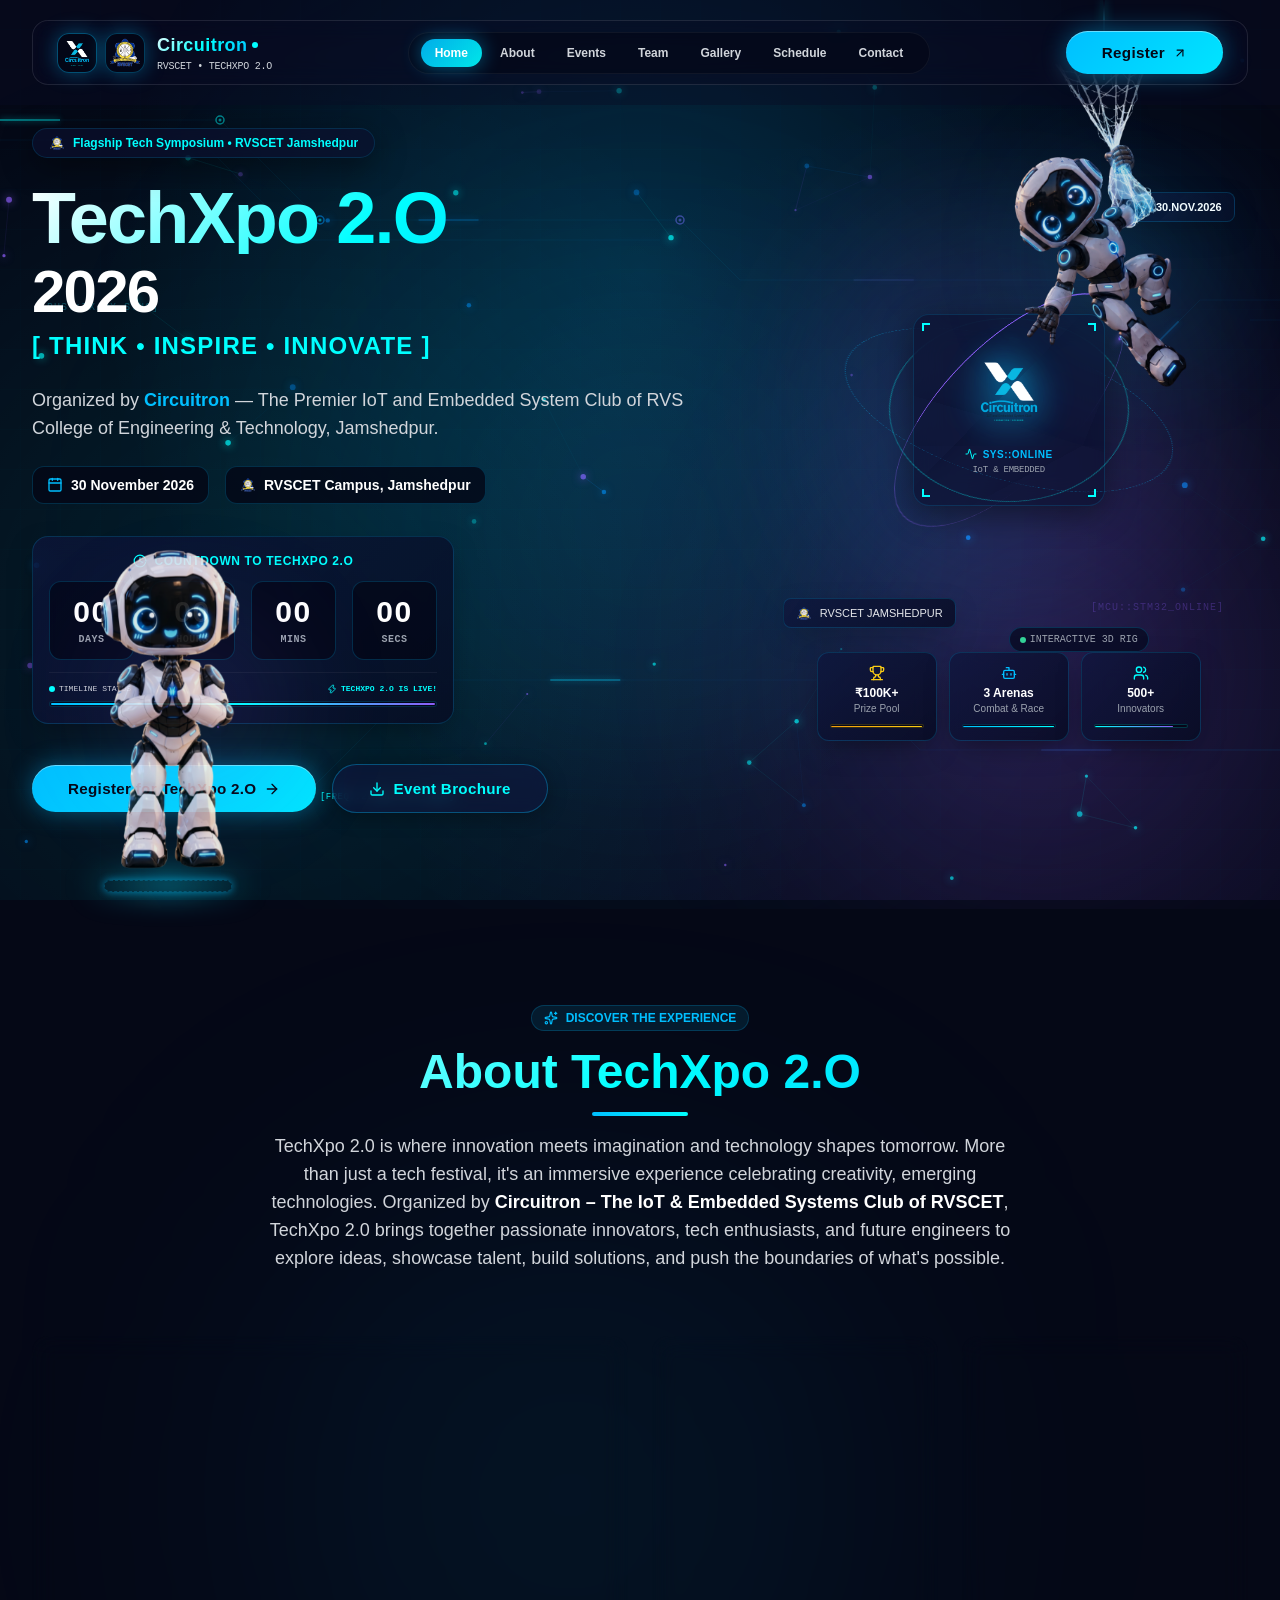
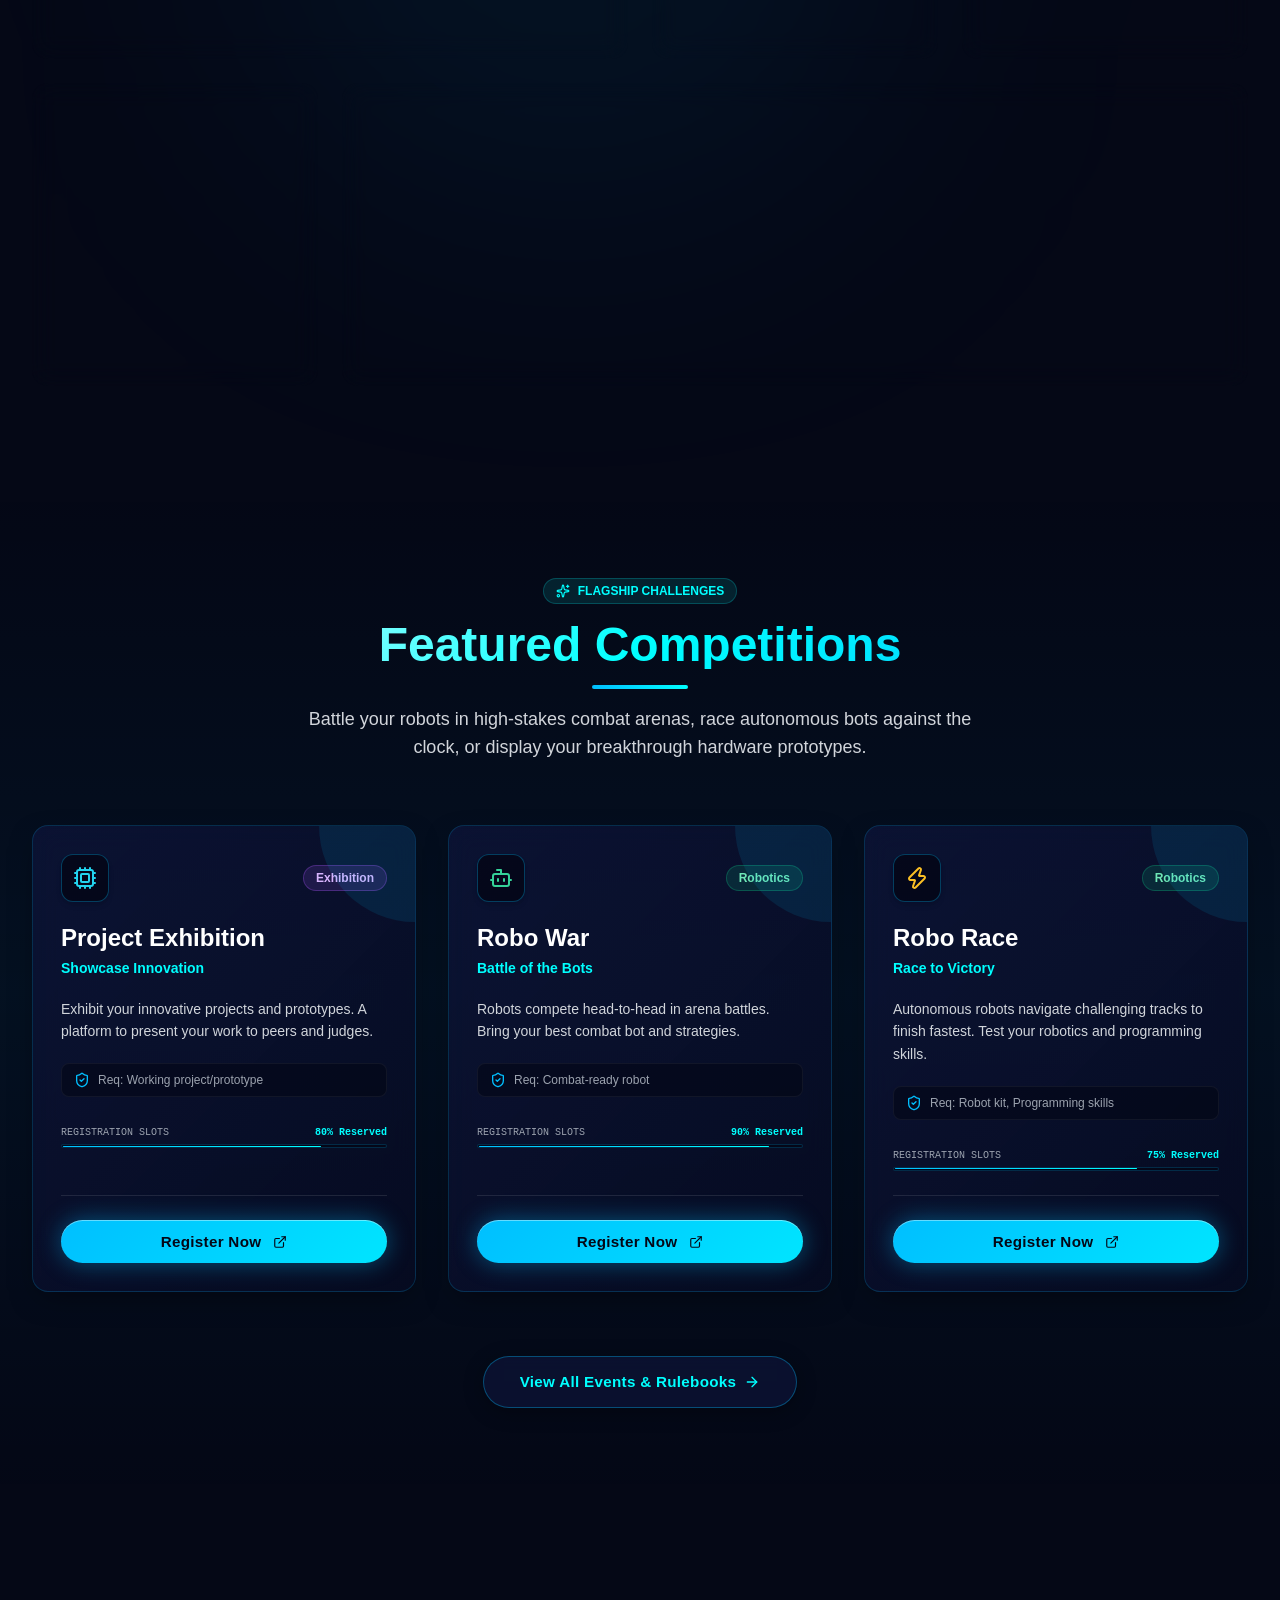
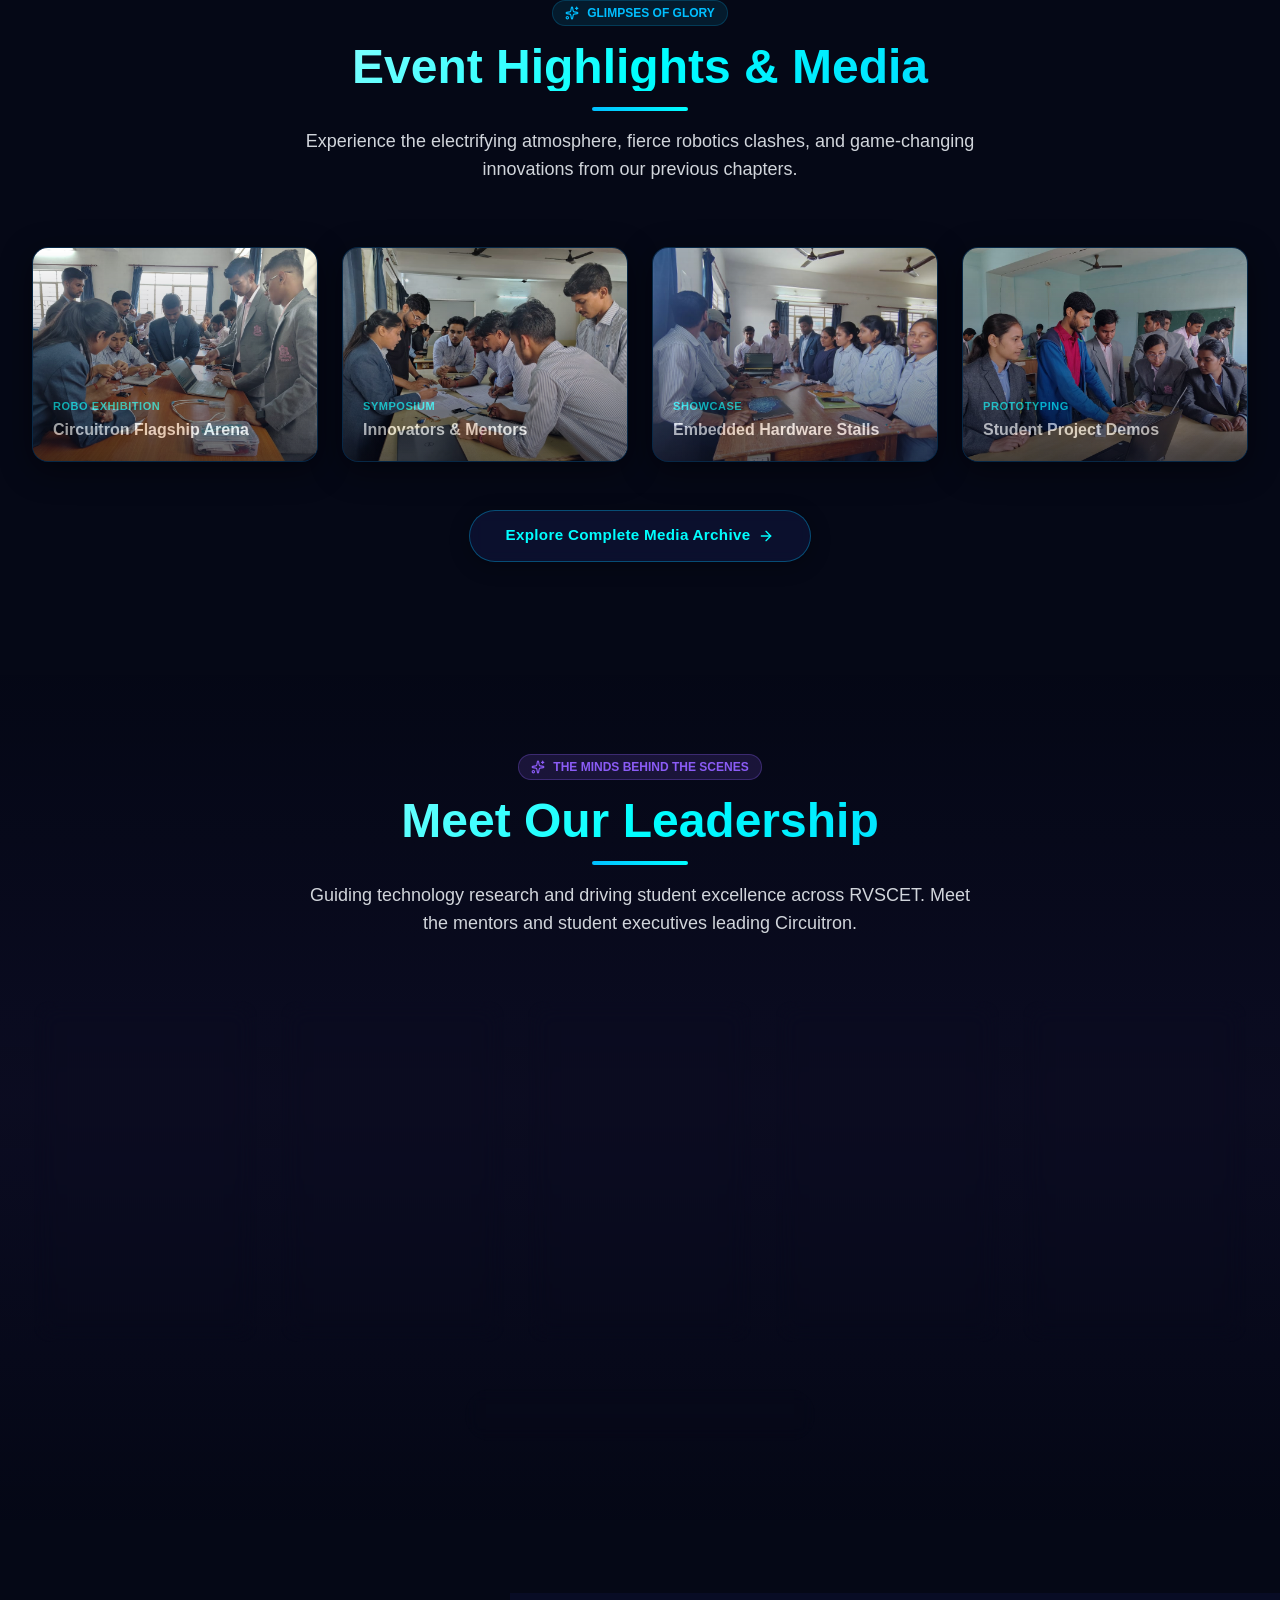
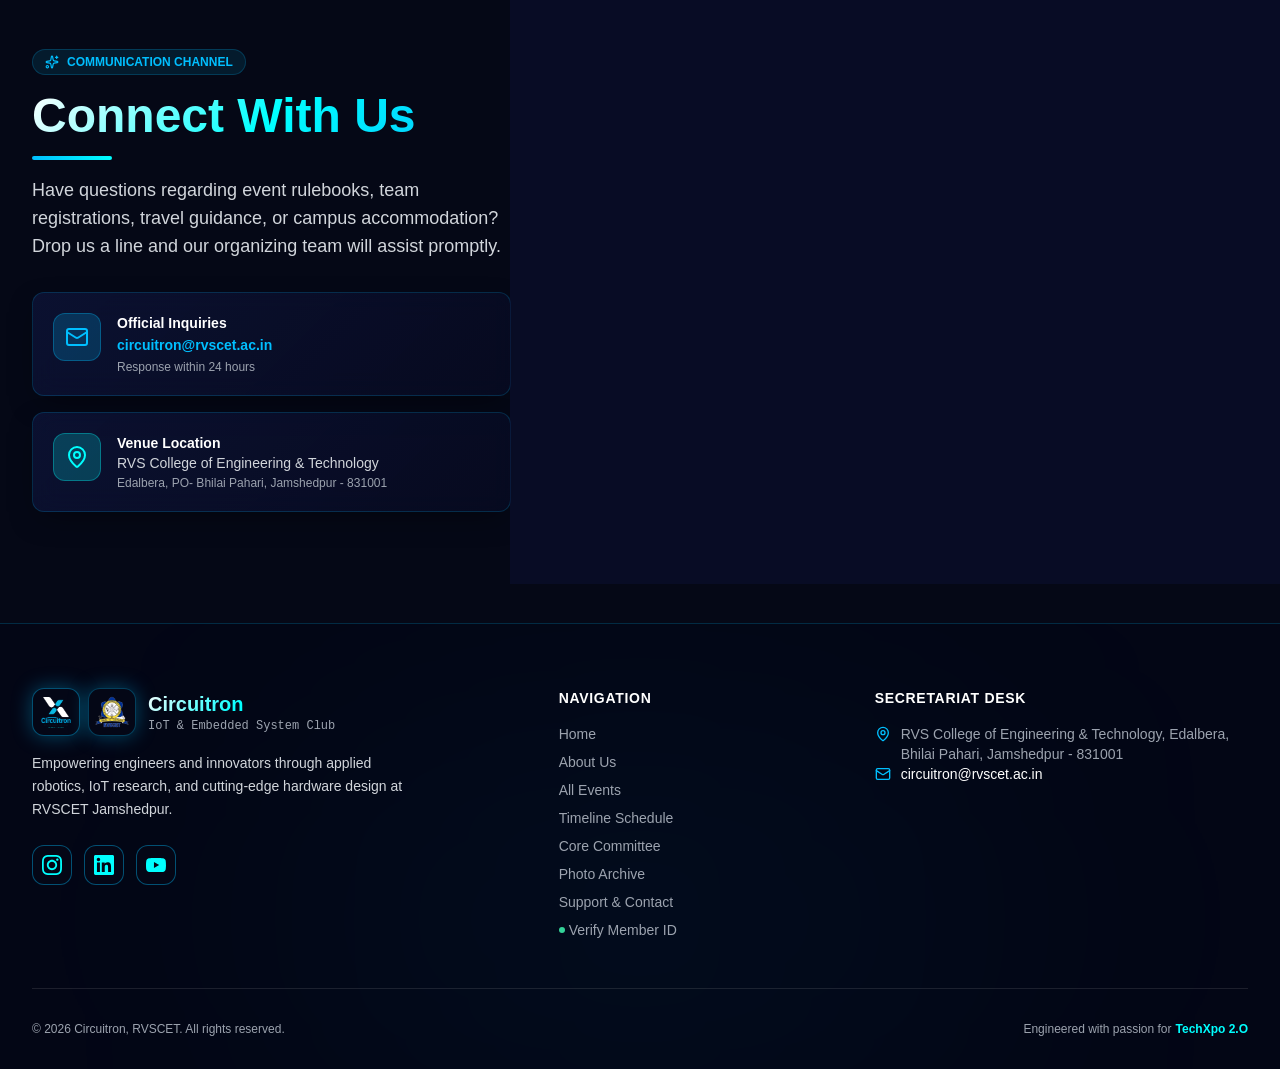
<file: pages/index.html>
<!doctype html>
<html lang="en">
  <head>
    <meta charset="UTF-8" />
    <meta name="viewport" content="width=device-width, initial-scale=1.0, maximum-scale=5.0" />
    <meta name="theme-color" content="#050816" />
    <meta name="apple-mobile-web-app-status-bar-style" content="black-translucent" />
        <!-- Security & Integrity Headers (Anti-Tampering & XSS Shield) -->
    <meta http-equiv="Content-Security-Policy" content="default-src 'self'; script-src 'self' 'unsafe-inline' https://fonts.googleapis.com; style-src 'self' 'unsafe-inline' https://fonts.googleapis.com; font-src 'self' https://fonts.gstatic.com data:; img-src 'self' data: https:; connect-src 'self'; frame-ancestors 'none'; base-uri 'self';" />
    <meta http-equiv="X-Frame-Options" content="DENY" />
    <meta http-equiv="X-Content-Type-Options" content="nosniff" />
    <meta name="referrer" content="strict-origin-when-cross-origin" />
    <meta http-equiv="Permissions-Policy" content="camera=(), microphone=(), geolocation=()" />
    <meta name="description" content="TechXpo 2.O - The Flagship Technical Symposium by Circuitron, IoT & Embedded System Club at RVSCET Jamshedpur." />
    <title>TechXpo 2.O | Circuitron RVSCET</title>
    <link rel="icon" type="image/svg+xml" href="../logo.svg" />
    <link rel="icon" type="image/png" href="../favicon.png" />
    <link rel="shortcut icon" href="../favicon.ico" />
    <link rel="apple-touch-icon" href="../logo.png" />
    <link rel="preconnect" href="https://fonts.googleapis.com" />
    <link rel="preconnect" href="https://fonts.gstatic.com" crossorigin />
    <link href="https://fonts.googleapis.com/css2?family=Orbitron:wght@400;700;800;900&family=Poppins:wght@300;400;500;600;700;800&display=swap" rel="stylesheet" />
    <link rel="stylesheet" href="../css/style.css" />
  </head>
  <body class="bg-[#050816] text-white font-poppins selection:bg-accent selection:text-darkNavy relative min-h-screen overflow-x-hidden">
    <!-- Top Scroll Progress Bar -->
    <div class="fixed top-0 left-0 right-0 h-[2.5px] z-[100] pointer-events-none bg-transparent">
      <div id="scroll-progress-bar" class="h-full bg-gradient-to-r from-primary via-accent to-cyberPurple origin-left shadow-[0_0_12px_rgba(0,191,255,0.8)]" style="width: 0%;"></div>
    </div>

    <!-- Interactive Cursor Radar Spotlight -->
    <div id="cyber-spotlight" class="fixed inset-0 pointer-events-none select-none overflow-hidden" style="z-index: 0;" aria-hidden="true"></div>

    <!-- Animated Vector Circuit Grid Traces -->
    <svg class="fixed inset-0 w-full h-full opacity-40 md:opacity-50 pointer-events-none" style="z-index: 0;" xmlns="http://www.w3.org/2000/svg" aria-hidden="true">
      <defs>
        <linearGradient id="cyanLaser" x1="0%" y1="0%" x2="100%" y2="100%">
          <stop offset="0%" stop-color="#00fffc" stop-opacity="0.8" />
          <stop offset="50%" stop-color="#0091ff" stop-opacity="0.4" />
          <stop offset="100%" stop-color="#8b5cf6" stop-opacity="0.1" />
        </linearGradient>
        <filter id="circuitGlow" x="-20%" y="-20%" width="140%" height="140%">
          <feGaussianBlur stdDeviation="3" result="blur" />
          <feMerge>
            <feMergeNode in="blur" />
            <feMergeNode in="SourceGraphic" />
          </feMerge>
        </filter>
      </defs>
      <g stroke="rgba(0, 191, 255, 0.12)" stroke-width="1" fill="none">
        <path d="M 0 120 L 220 120 L 320 220 L 680 220 L 740 280 L 1100 280" />
        <path d="M 0 140 L 200 140 L 300 240 L 660 240" />
        <path d="M 1920 180 L 1600 180 L 1480 300 L 1200 300 L 1140 360" />
        <path d="M 1920 200 L 1620 200 L 1500 320 L 1250 320" />
        <path d="M 80 800 L 300 800 L 420 680 L 850 680 L 920 750 L 1400 750" />
        <path d="M 1920 850 L 1550 850 L 1450 750 L 1150 750" />
      </g>
      <g stroke="url(#cyanLaser)" stroke-width="1.8" fill="none" filter="url(#circuitGlow)">
        <path class="laser-pulse-1" d="M 0 120 L 220 120 L 320 220 L 680 220 L 740 280 L 1100 280" stroke-dasharray="60 400" />
        <path class="laser-pulse-2" d="M 1920 180 L 1600 180 L 1480 300 L 1200 300 L 1140 360" stroke-dasharray="50 350" />
        <path class="laser-pulse-3" d="M 80 800 L 300 800 L 420 680 L 850 680 L 920 750 L 1400 750" stroke-dasharray="70 450" />
      </g>
      <g fill="#040716">
        <circle cx="220" cy="120" r="4" stroke="#00ffff" stroke-width="1.5" /><circle cx="220" cy="120" r="1.5" fill="#00ffff" />
        <circle cx="320" cy="220" r="4" stroke="#0091ff" stroke-width="1.5" /><circle cx="320" cy="220" r="1.5" fill="#00fffc" />
        <circle cx="680" cy="220" r="4" stroke="#8b5cf6" stroke-width="1.5" /><circle cx="680" cy="220" r="1.5" fill="#8b5cf6" />
        <circle cx="1600" cy="180" r="4" stroke="#00ffff" stroke-width="1.5" /><circle cx="1600" cy="180" r="1.5" fill="#00ffff" />
        <circle cx="1480" cy="300" r="4" stroke="#8b5cf6" stroke-width="1.5" /><circle cx="1480" cy="300" r="1.5" fill="#8b5cf6" />
        <circle cx="300" cy="800" r="4" stroke="#00ffff" stroke-width="1.5" /><circle cx="300" cy="800" r="1.5" fill="#00fffc" />
      </g>
    </svg>

    <!-- Floating Telemetry Glyphs -->
    <div class="fixed inset-0 pointer-events-none select-none" style="z-index: 0;" aria-hidden="true">
      <div class="absolute top-1/3 left-10 text-[10px] font-mono text-cyan-400 tracking-widest hidden md:block opacity-30">[BUS::TX/RX_SYNC]</div>
      <div class="absolute top-2/3 right-14 text-[10px] font-mono text-cyberPurple tracking-widest hidden md:block opacity-30">[MCU::STM32_ONLINE]</div>
      <div class="absolute bottom-24 left-1/4 text-[9px] font-mono text-accent tracking-wider hidden lg:block opacity-25">[FREQ::2.4GHz_IoT_NODE]</div>
    </div>

    <!-- Particles Canvas -->
    <canvas id="particles-canvas" class="fixed inset-0 pointer-events-none" style="z-index: 1;"></canvas>

    <!-- Background Circuit Grids -->
    <div class="fixed inset-0 circuit-bg opacity-30 pointer-events-none" style="z-index: 0;"></div>
    <div class="fixed inset-0 circuit-bg-glow pointer-events-none" style="z-index: 0;"></div>

    <!-- Robot Mascot 1: Top-Right Swinging Spider Bot -->
    <div id="mascot-swing-bot" class="fixed top-12 sm:top-16 right-2 sm:right-4 md:right-8 lg:right-12 w-20 sm:w-44 md:w-56 lg:w-64 max-w-[28vw] pointer-events-none select-none group z-40" style="z-index: 40;" title="Click me!">
      <div class="absolute -top-16 left-1/2 -translate-x-1/2 w-[2px] h-20 bg-gradient-to-b from-transparent via-cyan-400 to-accent opacity-70 shadow-[0_0_10px_#00ffff] animate-pulse pointer-events-none"></div>
      <div class="absolute top-1/4 left-1/4 w-32 h-32 sm:w-48 sm:h-48 bg-primary/20 rounded-full blur-3xl pointer-events-none opacity-60"></div>
      
      <div id="mascot-swing-bubble" class="hidden absolute -bottom-10 right-0 z-50 px-3 py-1.5 rounded-xl bg-darkNavy/95 border border-cyan-400/80 shadow-[0_0_20px_rgba(0,255,255,0.5)] text-[10px] font-orbitron font-bold text-accent whitespace-nowrap flex items-center space-x-1.5 pointer-events-none">
        <i data-lucide="zap" class="w-3 h-3 text-cyan-300"></i>
        <span>SWINGING INTO 30.NOV.2026!</span>
      </div>

      <div class="swing-idle relative w-full pointer-events-auto cursor-pointer">
        <img src="../assets/bot-swing.png" alt="Circuitron Spider Bot Mascot" class="w-full h-auto object-contain filter drop-shadow-[0_0_20px_rgba(0,191,255,0.6)] group-hover:drop-shadow-[0_0_30px_rgba(0,255,255,0.9)] opacity-90 group-hover:opacity-100 transition-all duration-300" />
        <div class="absolute top-2 right-2 px-1.5 py-0.5 rounded bg-primary/30 border border-primary/50 text-[8px] font-mono text-cyan-300 opacity-0 group-hover:opacity-100 transition-opacity">CLICK ME</div>
      </div>
    </div>

    <!-- Robot Mascot 2: Bottom-Left Welcome Mascot Bot -->
    <div id="mascot-welcome-bot" class="fixed bottom-4 md:bottom-8 left-2 sm:left-4 md:left-8 lg:left-12 w-20 sm:w-36 md:w-52 lg:w-60 max-w-[28vw] pointer-events-none select-none group perspective-1000 z-40" style="z-index: 40;" title="Click me!">
      <div class="absolute -bottom-4 left-1/2 -translate-x-1/2 w-28 sm:w-44 h-8 bg-gradient-to-r from-transparent via-cyan-500/40 to-transparent rounded-full blur-md animate-pulse pointer-events-none"></div>
      <div class="absolute bottom-1/4 left-1/4 w-28 h-28 sm:w-44 sm:h-44 bg-cyberPurple/25 rounded-full blur-3xl pointer-events-none opacity-50"></div>

      <div id="mascot-welcome-bubble" class="hidden absolute -top-12 left-0 z-50 px-3 py-1.5 rounded-xl bg-darkNavy/95 border border-primary/80 shadow-[0_0_20px_rgba(0,191,255,0.5)] text-[10px] font-orbitron font-bold text-white whitespace-nowrap flex items-center space-x-1.5 pointer-events-none">
        <i data-lucide="bot" class="w-3 h-3 text-primary"></i>
        <span>CIRCUITRON BOT: WELCOME!</span>
      </div>

      <div class="welcome-idle relative w-full preserve-3d pointer-events-auto cursor-pointer">
        <img src="../assets/bot-welcome.png" alt="Circuitron Welcome Mascot Robot" class="w-full h-auto object-contain filter drop-shadow-[0_0_20px_rgba(0,191,255,0.55)] group-hover:drop-shadow-[0_0_30px_rgba(0,191,255,0.9)] opacity-90 group-hover:opacity-100 transition-all duration-300" />
        <div class="absolute top-2 left-2 px-1.5 py-0.5 rounded bg-cyan-500/30 border border-cyan-400/50 text-[8px] font-mono text-accent opacity-0 group-hover:opacity-100 transition-opacity">NAMASTE::HELLO</div>
        <div class="absolute -bottom-2 left-1/2 -translate-x-1/2 w-20 sm:w-32 h-3 rounded-full border border-primary/40 border-dashed animate-spin-slow opacity-60 shadow-[0_0_8px_#00bfff]"></div>
      </div>
    </div>

    <!-- Navigation Header -->
    <header id="main-nav" class="fixed top-0 left-0 right-0 z-50 transition-all duration-300 py-4 sm:py-5">
      <div class="max-w-7xl mx-auto px-4 sm:px-6 lg:px-8">
        <nav class="flex items-center justify-between px-2.5 sm:px-6 py-2 sm:py-2.5 rounded-2xl bg-secondary/40 backdrop-blur-md border border-white/10 transition-all duration-300">
          <!-- Logo & Brand -->
          <a href="../index.html" class="flex items-center space-x-2 sm:space-x-3 group min-w-0 flex-shrink">
            <div class="flex items-center space-x-1.5 sm:space-x-2 flex-shrink-0">
              <div class="relative w-8 h-8 sm:w-10 sm:h-10 rounded-xl overflow-hidden p-0.5 border border-primary/40 group-hover:border-accent transition-all duration-300 bg-darkNavy/80 flex items-center justify-center shadow-neon">
                <img src="../logo.png" alt="Circuitron Logo" class="w-full h-full object-contain" />
              </div>
              <div class="flex relative w-8 h-8 sm:w-10 sm:h-10 rounded-xl overflow-hidden p-0.5 border border-primary/30 group-hover:border-accent transition-all duration-300 bg-darkNavy/80 items-center justify-center shadow-neon">
                <img src="../assets/rvscet-logo.png" alt="RVSCET Logo" class="w-full h-full object-contain" />
              </div>
            </div>
            <div class="min-w-0">
              <div class="flex items-center space-x-1">
                <span class="font-orbitron font-extrabold text-xs xs:text-sm sm:text-lg gradient-text tracking-wide whitespace-nowrap">Circuitron</span>
                <span class="w-1.5 h-1.5 rounded-full bg-accent animate-pulse flex-shrink-0"></span>
              </div>
              <p class="text-[8px] xs:text-[9px] sm:text-[10px] text-gray-300 font-mono tracking-tight block whitespace-nowrap font-medium">RVSCET &bull; TECHXPO 2.O</p>
            </div>
          </a>

          <!-- Desktop Navigation Links -->
          <div class="hidden lg:flex items-center space-x-1 bg-darkNavy/60 px-3 py-1.5 rounded-full border border-white/5">
            <a href="../index.html" class="nav-link px-3.5 py-1.5 text-xs font-semibold rounded-full text-gray-300 hover:text-white transition-colors">Home</a>
            <a href="about.html" class="nav-link px-3.5 py-1.5 text-xs font-semibold rounded-full text-gray-300 hover:text-white transition-colors">About</a>
            <a href="events.html" class="nav-link px-3.5 py-1.5 text-xs font-semibold rounded-full text-gray-300 hover:text-white transition-colors">Events</a>
            <a href="team.html" class="nav-link px-3.5 py-1.5 text-xs font-semibold rounded-full text-gray-300 hover:text-white transition-colors">Team</a>
            <a href="gallery.html" class="nav-link px-3.5 py-1.5 text-xs font-semibold rounded-full text-gray-300 hover:text-white transition-colors">Gallery</a>
            <a href="schedule.html" class="nav-link px-3.5 py-1.5 text-xs font-semibold rounded-full text-gray-300 hover:text-white transition-colors">Schedule</a>
            <a href="contact.html" class="nav-link px-3.5 py-1.5 text-xs font-semibold rounded-full text-gray-300 hover:text-white transition-colors">Contact</a>
          </div>

          <!-- Right Action: Register Now -->
          <div class="hidden sm:flex items-center space-x-3">
            <a href="https://forms.gle/mNU3damnJBMfnmSU7" target="_blank" rel="noopener noreferrer" rel="noopener noreferrer" class="btn-primary text-xs py-2 px-5 font-bold">
              <span>Register</span>
              <i data-lucide="arrow-up-right" class="w-3.5 h-3.5"></i>
            </a>
          </div>

          <!-- Mobile Menu Button & Compact Register -->
          <div class="lg:hidden flex items-center space-x-1.5 sm:space-x-2 flex-shrink-0">
            <a href="https://forms.gle/mNU3damnJBMfnmSU7" target="_blank" rel="noopener noreferrer" rel="noopener noreferrer" class="sm:hidden inline-flex items-center justify-center text-[10px] xs:text-[11px] font-bold font-orbitron py-1 px-2.5 xs:px-3 rounded-full bg-gradient-to-r from-primary to-accent text-darkNavy shadow-neon flex-shrink-0">Register</a>
            <button id="mobile-menu-btn" class="p-1.5 sm:p-2.5 min-w-[34px] min-h-[34px] sm:min-w-[40px] sm:min-h-[40px] flex items-center justify-center rounded-xl bg-darkNavy/80 border border-primary/20 text-gray-300 hover:text-white focus:outline-none flex-shrink-0" aria-label="Toggle menu">
              <i id="menu-icon" data-lucide="menu" class="w-4 h-4 sm:w-5 sm:h-5"></i>
              <i id="close-icon" data-lucide="x" class="w-4 h-4 sm:w-5 sm:h-5 hidden"></i>
            </button>
          </div>
        </nav>
      </div>

      <!-- Mobile Dropdown Menu -->
      <div id="mobile-menu" class="hidden lg:hidden max-w-7xl mx-auto px-4 mt-2">
        <div class="bg-darkNavy/95 backdrop-blur-xl p-4 sm:p-5 rounded-2xl border border-primary/30 space-y-2 shadow-2xl">
          <a href="../index.html" class="block px-4 py-3 rounded-xl text-sm font-semibold text-gray-300 hover:text-white hover:bg-white/5">Home</a>
          <a href="about.html" class="block px-4 py-3 rounded-xl text-sm font-semibold text-gray-300 hover:text-white hover:bg-white/5">About</a>
          <a href="events.html" class="block px-4 py-3 rounded-xl text-sm font-semibold text-gray-300 hover:text-white hover:bg-white/5">Events</a>
          <a href="team.html" class="block px-4 py-3 rounded-xl text-sm font-semibold text-gray-300 hover:text-white hover:bg-white/5">Team</a>
          <a href="gallery.html" class="block px-4 py-3 rounded-xl text-sm font-semibold text-gray-300 hover:text-white hover:bg-white/5">Gallery</a>
          <a href="schedule.html" class="block px-4 py-3 rounded-xl text-sm font-semibold text-gray-300 hover:text-white hover:bg-white/5">Schedule</a>
          <a href="contact.html" class="block px-4 py-3 rounded-xl text-sm font-semibold text-gray-300 hover:text-white hover:bg-white/5">Contact</a>
          <div class="pt-2">
            <a href="https://forms.gle/mNU3damnJBMfnmSU7" target="_blank" rel="noopener noreferrer" rel="noopener noreferrer" class="w-full btn-primary py-3 text-xs font-bold flex items-center justify-center space-x-1.5 min-h-[44px]">
              <span>Register for TechXpo 2.O</span>
              <i data-lucide="arrow-up-right" class="w-4 h-4"></i>
            </a>
          </div>
        </div>
      </div>
    </header>

    <!-- Main Content Container -->
    <main class="relative z-10">
      <!-- 1. HERO SECTION -->
      <section class="relative min-h-screen flex items-center justify-center overflow-hidden pt-24 pb-12 sm:pt-28 sm:pb-16 lg:pt-32 lg:pb-24">
        <div class="absolute top-1/4 left-1/2 -translate-x-1/2 w-[350px] sm:w-[600px] h-[350px] sm:h-[600px] bg-primary/10 rounded-full blur-[100px] sm:blur-[140px] pointer-events-none"></div>
        <div class="absolute bottom-10 right-10 w-[250px] sm:w-[400px] h-[250px] sm:h-[400px] bg-cyberPurple/15 rounded-full blur-[90px] sm:blur-[120px] pointer-events-none"></div>

        <div class="relative z-10 max-w-7xl mx-auto px-4 sm:px-6 lg:px-8 w-full">
          <div class="grid grid-cols-1 lg:grid-cols-12 gap-8 lg:gap-12 items-center">
            
            <!-- Left Column: Hero Copy -->
            <div class="lg:col-span-7 space-y-5 sm:space-y-6 text-center lg:text-left">
              <!-- Announcement Pill -->
              <div class="inline-flex items-center space-x-2 px-3 sm:px-4 py-1.5 rounded-full glass-panel border border-primary/30 text-[11px] sm:text-xs font-semibold text-accent shadow-neon max-w-full truncate">
                <img src="../assets/rvscet-logo.png" alt="RVSCET Logo" class="w-4 h-4 object-contain flex-shrink-0" />
                <span class="truncate">Flagship Tech Symposium &bull; RVSCET Jamshedpur</span>
              </div>

              <!-- Giant Title -->
              <div class="space-y-2">
                <h1 class="text-3xl xs:text-4xl sm:text-6xl lg:text-7xl font-black font-orbitron tracking-tight">
                  <span class="gradient-text block">TechXpo 2.O</span>
                  <span class="block text-2xl xs:text-3xl sm:text-5xl lg:text-6xl text-white mt-1 sm:mt-2">2026</span>
                </h1>
                <div class="inline-block">
                  <p class="text-sm xs:text-base sm:text-xl lg:text-2xl font-bold font-orbitron tracking-wider text-accent uppercase">
                    [ Think &bull; Inspire &bull; Innovate ]
                  </p>
                </div>
              </div>

              <!-- Subtitle -->
              <p class="text-sm sm:text-base lg:text-lg text-gray-300 max-w-2xl mx-auto lg:mx-0 leading-relaxed">
                Organized by <strong class="text-primary font-bold">Circuitron</strong> &mdash; The Premier IoT and Embedded System Club of RVS College of Engineering &amp; Technology, Jamshedpur.
              </p>

              <!-- Key Details Pills -->
              <div class="flex flex-wrap items-center justify-center lg:justify-start gap-2.5 sm:gap-4 text-xs sm:text-sm text-gray-300">
                <div class="flex items-center space-x-2 bg-darkNavy/80 px-3.5 py-2 rounded-xl border border-primary/20">
                  <i data-lucide="calendar" class="w-4 h-4 text-primary flex-shrink-0"></i>
                  <span class="font-semibold text-white">30 November 2026</span>
                </div>
                <div class="flex items-center space-x-2 bg-darkNavy/80 px-3.5 py-2 rounded-xl border border-primary/20">
                  <img src="../assets/rvscet-logo.png" alt="RVSCET" class="w-4 h-4 object-contain flex-shrink-0" />
                  <span class="font-semibold text-white">RVSCET Campus, Jamshedpur</span>
                </div>
              </div>

              <!-- Live Countdown Component -->
              <div class="pt-2">
                <div class="inline-flex flex-col items-center p-2.5 xs:p-3 sm:p-4 rounded-2xl glass-card border border-primary/30 max-w-full sm:max-w-xl mx-auto shadow-neon group">
                  <div class="flex items-center space-x-1.5 sm:space-x-2 text-[10px] sm:text-xs font-orbitron font-semibold text-accent mb-2.5 sm:mb-3 tracking-wider">
                    <i data-lucide="clock" class="w-3.5 h-3.5 animate-spin-slow flex-shrink-0"></i>
                    <span class="truncate">COUNTDOWN TO TECHXPO 2.O</span>
                  </div>

                  <div class="grid grid-cols-4 gap-1.5 xs:gap-2 sm:gap-4 w-full">
                    <div class="flex flex-col items-center justify-center bg-darkNavy/70 px-2 py-1.5 xs:px-2.5 xs:py-2 sm:px-4 sm:py-3 rounded-xl border border-primary/20 min-w-[50px] xs:min-w-[58px] sm:min-w-[85px] transition-colors group-hover:border-primary/40">
                      <span id="count-days" class="font-orbitron font-extrabold text-base xs:text-xl sm:text-3xl text-white tracking-wider">00</span>
                      <span class="text-[8px] xs:text-[9px] sm:text-[10px] font-mono text-gray-400 mt-0.5 tracking-wider font-semibold">DAYS</span>
                    </div>
                    <div class="flex flex-col items-center justify-center bg-darkNavy/70 px-2 py-1.5 xs:px-2.5 xs:py-2 sm:px-4 sm:py-3 rounded-xl border border-primary/20 min-w-[50px] xs:min-w-[58px] sm:min-w-[85px] transition-colors group-hover:border-primary/40">
                      <span id="count-hours" class="font-orbitron font-extrabold text-base xs:text-xl sm:text-3xl text-white tracking-wider">00</span>
                      <span class="text-[8px] xs:text-[9px] sm:text-[10px] font-mono text-gray-400 mt-0.5 tracking-wider font-semibold">HOURS</span>
                    </div>
                    <div class="flex flex-col items-center justify-center bg-darkNavy/70 px-2 py-1.5 xs:px-2.5 xs:py-2 sm:px-4 sm:py-3 rounded-xl border border-primary/20 min-w-[50px] xs:min-w-[58px] sm:min-w-[85px] transition-colors group-hover:border-primary/40">
                      <span id="count-mins" class="font-orbitron font-extrabold text-base xs:text-xl sm:text-3xl text-white tracking-wider">00</span>
                      <span class="text-[8px] xs:text-[9px] sm:text-[10px] font-mono text-gray-400 mt-0.5 tracking-wider font-semibold">MINS</span>
                    </div>
                    <div class="flex flex-col items-center justify-center bg-darkNavy/70 px-2 py-1.5 xs:px-2.5 xs:py-2 sm:px-4 sm:py-3 rounded-xl border border-primary/20 min-w-[50px] xs:min-w-[58px] sm:min-w-[85px] transition-colors group-hover:border-primary/40">
                      <span id="count-secs" class="font-orbitron font-extrabold text-base xs:text-xl sm:text-3xl text-white tracking-wider">00</span>
                      <span class="text-[8px] xs:text-[9px] sm:text-[10px] font-mono text-gray-400 mt-0.5 tracking-wider font-semibold">SECS</span>
                    </div>
                  </div>

                  <!-- Timeline status bar -->
                  <div class="w-full mt-3 pt-2.5 border-t border-white/5 space-y-1.5">
                    <div class="flex items-center justify-between text-[8px] xs:text-[9px] font-mono text-gray-400">
                      <span class="flex items-center space-x-1">
                        <span class="w-1.5 h-1.5 rounded-full bg-accent animate-ping"></span>
                        <span class="text-gray-300">TIMELINE STATUS</span>
                      </span>
                      <span class="text-accent font-semibold flex items-center space-x-1">
                        <i data-lucide="zap" class="w-2.5 h-2.5"></i>
                        <span id="count-status-text">REGISTRATIONS LIVE</span>
                      </span>
                    </div>
                    <div class="w-full h-1.5 bg-darkNavy/90 rounded-full overflow-hidden p-[1px] border border-primary/20">
                      <div id="count-status-bar" class="h-full bg-gradient-to-r from-primary via-accent to-cyberPurple rounded-full relative" style="width: 72%;"></div>
                    </div>
                  </div>
                </div>
              </div>

              <!-- CTA Buttons -->
              <div class="pt-3 sm:pt-4 flex flex-col sm:flex-row items-center justify-center lg:justify-start gap-3 sm:gap-4">
                <a href="https://forms.gle/mNU3damnJBMfnmSU7" target="_blank" rel="noopener noreferrer" rel="noopener noreferrer" class="btn-primary w-full sm:w-auto text-sm py-3 px-6">
                  <span>Register for TechXpo 2.O</span>
                  <i data-lucide="arrow-right" class="w-4 h-4"></i>
                </a>
                <a href="https://drive.google.com/file/d/1AInB0u15DomA8HFDeoEd3eXsWX3ppwJe/view?usp=drivesdk" target="_blank" rel="noopener noreferrer" rel="noopener noreferrer" class="btn-secondary w-full sm:w-auto text-sm py-3 px-6">
                  <i data-lucide="download" class="w-4 h-4"></i>
                  <span>Event Brochure</span>
                </a>
              </div>
            </div>

            <!-- Right Column: Interactive 3D Model Rig -->
            <div class="lg:col-span-5 flex flex-col items-center justify-center mt-4 lg:mt-0">
              <div id="tech-model-rig" class="relative w-full max-w-[360px] sm:max-w-[420px] aspect-square mx-auto flex items-center justify-center perspective-1000 select-none touch-pan-y cursor-pointer">
                <!-- Ambient glow -->
                <div class="absolute inset-0 bg-gradient-to-tr from-primary/20 via-cyberPurple/20 to-accent/20 rounded-full blur-3xl opacity-60 animate-pulse-slow pointer-events-none"></div>

                <div class="relative w-full h-full flex items-center justify-center transform scale-[0.8] xs:scale-[0.9] sm:scale-100 transition-transform">
                  <div id="tech-model-transform" class="relative w-full h-full flex items-center justify-center preserve-3d">
                    <!-- Outer Ring 1: Cyan Orbit -->
                    <div class="absolute w-[300px] sm:w-[340px] h-[300px] sm:h-[340px] rounded-full border border-primary/40 border-dashed animate-spin-slow pointer-events-none" style="transform: rotateX(65deg) rotateY(15deg);">
                      <div class="absolute -top-1.5 left-1/2 w-3 h-3 bg-primary rounded-full shadow-[0_0_12px_#00bfff]"></div>
                    </div>

                    <!-- Outer Ring 2: Purple Reverse Orbit -->
                    <div class="absolute w-[260px] sm:w-[300px] h-[260px] sm:h-[300px] rounded-full border border-cyberPurple/40 border-t-2 border-t-cyberPurple animate-spin-reverse pointer-events-none" style="transform: rotateX(-55deg) rotateY(40deg);">
                      <div class="absolute top-1/2 -right-1.5 w-3 h-3 bg-cyberPurple rounded-full shadow-[0_0_12px_#8b5cf6]"></div>
                    </div>

                    <!-- Middle Ring: Accent Cyan Ring -->
                    <div class="absolute w-[210px] sm:w-[240px] h-[210px] sm:h-[240px] rounded-full border border-accent/40 animate-spin-slow pointer-events-none" style="transform: rotateX(40deg) rotateZ(30deg);"></div>

                    <!-- Central Hexagonal Core Chassis -->
                    <div class="relative z-10 w-44 h-44 sm:w-48 sm:h-48 rounded-2xl glass-panel p-4 flex flex-col items-center justify-center border-2 border-primary/50 shadow-neon" style="transform: translateZ(30px);">
                      <div class="absolute top-2 left-2 w-2 h-2 border-t-2 border-l-2 border-accent"></div>
                      <div class="absolute top-2 right-2 w-2 h-2 border-t-2 border-r-2 border-accent"></div>
                      <div class="absolute bottom-2 left-2 w-2 h-2 border-b-2 border-l-2 border-accent"></div>
                      <div class="absolute bottom-2 right-2 w-2 h-2 border-b-2 border-r-2 border-accent"></div>

                      <div class="relative w-20 h-20 sm:w-24 sm:h-24 mb-2 flex items-center justify-center">
                        <div class="absolute inset-0 bg-primary/20 rounded-full blur-md animate-ping opacity-40"></div>
                        <img src="../logo.png" alt="Circuitron Core" class="w-16 h-16 sm:w-20 sm:h-20 object-contain drop-shadow-[0_0_15px_rgba(0,191,255,0.8)]" />
                      </div>

                      <div class="flex items-center space-x-1.5 text-[9px] sm:text-[10px] font-orbitron font-semibold text-primary uppercase tracking-wider">
                        <i data-lucide="activity" class="w-3 h-3 text-accent animate-pulse"></i>
                        <span>SYS::ONLINE</span>
                      </div>
                      <div class="text-[8px] sm:text-[9px] text-gray-400 font-mono tracking-tight mt-0.5">IoT &amp; EMBEDDED</div>
                    </div>

                    <!-- Floating Badges -->
                    <div class="absolute -top-1 -right-2 sm:-top-2 sm:-right-4 glass-card px-2.5 py-1 sm:px-3 sm:py-1.5 rounded-lg border border-accent/30 text-xs flex items-center space-x-1.5 sm:space-x-2 shadow-lg" style="transform: translateZ(50px);">
                      <i data-lucide="zap" class="w-3 h-3 sm:w-3.5 sm:h-3.5 text-accent animate-bounce"></i>
                      <span class="font-orbitron font-bold text-white text-[10px] sm:text-[11px]">30.NOV.2026</span>
                    </div>

                    <div class="absolute -bottom-1 -left-2 sm:-bottom-2 sm:-left-4 glass-card px-2.5 py-1 sm:px-3 sm:py-1.5 rounded-lg border border-primary/30 text-xs flex items-center space-x-1.5 sm:space-x-2 shadow-lg" style="transform: translateZ(45px);">
                      <img src="../assets/rvscet-logo.png" alt="RVSCET" class="w-3.5 h-3.5 sm:w-4 sm:h-4 object-contain flex-shrink-0" />
                      <span class="font-orbitron font-medium text-gray-200 text-[10px] sm:text-[11px]">RVSCET JAMSHEDPUR</span>
                    </div>

                    <div class="absolute -bottom-7 sm:-bottom-8 left-1/2 transform -translate-x-1/2 px-2.5 py-1 rounded-full bg-secondary/80 border border-primary/20 text-[9px] sm:text-[10px] text-gray-400 font-mono flex items-center space-x-1 whitespace-nowrap" style="transform: translateZ(20px);">
                      <span class="w-1.5 h-1.5 rounded-full bg-emerald-400 animate-ping"></span>
                      <span>INTERACTIVE 3D RIG</span>
                    </div>
                  </div>
                </div>
              </div>

              <!-- Highlights Chips below 3D model -->
              <div class="grid grid-cols-3 gap-2 sm:gap-3 w-full max-w-sm mt-6 sm:mt-8">
                <div class="glass-card p-2.5 sm:p-3 rounded-xl text-center border border-primary/20 flex flex-col justify-between">
                  <div>
                    <i data-lucide="trophy" class="w-3.5 h-3.5 sm:w-4 sm:h-4 text-yellow-400 mx-auto mb-1"></i>
                    <div class="text-[11px] sm:text-xs font-bold text-white font-orbitron">₹100K+</div>
                    <div class="text-[9px] sm:text-[10px] text-gray-400">Prize Pool</div>
                  </div>
                  <div class="w-full h-1 bg-darkNavy/80 rounded-full overflow-hidden mt-2 p-[0.5px] border border-yellow-400/20">
                    <div class="h-full bg-gradient-to-r from-amber-500 to-yellow-400 rounded-full w-full"></div>
                  </div>
                </div>

                <div class="glass-card p-2.5 sm:p-3 rounded-xl text-center border border-primary/20 flex flex-col justify-between">
                  <div>
                    <i data-lucide="bot" class="w-3.5 h-3.5 sm:w-4 sm:h-4 text-primary mx-auto mb-1"></i>
                    <div class="text-[11px] sm:text-xs font-bold text-white font-orbitron">3 Arenas</div>
                    <div class="text-[9px] sm:text-[10px] text-gray-400">Combat &amp; Race</div>
                  </div>
                  <div class="w-full h-1 bg-darkNavy/80 rounded-full overflow-hidden mt-2 p-[0.5px] border border-primary/20">
                    <div class="h-full bg-gradient-to-r from-primary to-accent rounded-full w-full"></div>
                  </div>
                </div>

                <div class="glass-card p-2.5 sm:p-3 rounded-xl text-center border border-primary/20 flex flex-col justify-between">
                  <div>
                    <i data-lucide="users" class="w-3.5 h-3.5 sm:w-4 sm:h-4 text-accent mx-auto mb-1"></i>
                    <div class="text-[11px] sm:text-xs font-bold text-white font-orbitron">500+</div>
                    <div class="text-[9px] sm:text-[10px] text-gray-400">Innovators</div>
                  </div>
                  <div class="w-full h-1 bg-darkNavy/80 rounded-full overflow-hidden mt-2 p-[0.5px] border border-accent/20">
                    <div class="h-full bg-gradient-to-r from-accent to-cyberPurple rounded-full" style="width: 85%;"></div>
                  </div>
                </div>
              </div>
            </div>

          </div>
        </div>
      </section>

      <!-- 2. BENTO STATS & OVERVIEW SECTION -->
      <section class="py-24 relative overflow-hidden">
        <div class="absolute top-1/2 left-1/4 -translate-y-1/2 w-[500px] h-[500px] bg-primary/10 rounded-full blur-[160px] pointer-events-none"></div>

        <div class="max-w-7xl mx-auto px-4 sm:px-6 lg:px-8 relative z-10">
          <!-- Section Header -->
          <div class="text-center space-y-4 mb-16">
            <div class="inline-flex items-center space-x-2 px-3 py-1 rounded-full bg-primary/10 border border-primary/20 text-xs font-semibold text-primary">
              <i data-lucide="sparkles" class="w-3.5 h-3.5"></i>
              <span>DISCOVER THE EXPERIENCE</span>
            </div>
            <h2 class="text-4xl sm:text-5xl font-black font-orbitron gradient-text">About TechXpo 2.O</h2>
            <div class="w-24 h-1 bg-gradient-to-r from-primary to-accent mx-auto rounded-full"></div>
            <p class="text-gray-300 max-w-3xl mx-auto text-base sm:text-lg leading-relaxed">
              TechXpo 2.0 is where innovation meets imagination and technology shapes tomorrow. More than just a tech festival, it's an immersive experience celebrating creativity, emerging technologies. Organized by <strong class="text-white font-bold">Circuitron &ndash; The IoT &amp; Embedded Systems Club of RVSCET</strong>, TechXpo 2.0 brings together passionate innovators, tech enthusiasts, and future engineers to explore ideas, showcase talent, build solutions, and push the boundaries of what's possible.
            </p>
          </div>

          <!-- Bento Grid -->
          <div class="grid grid-cols-1 md:grid-cols-3 lg:grid-cols-4 gap-6">
            <!-- Bento 1: Wide Card -->
            <div class="md:col-span-2 glass-card p-8 rounded-2xl border border-primary/25 relative overflow-hidden group flex flex-col justify-between">
              <div class="absolute top-0 right-0 w-64 h-64 bg-primary/10 rounded-full blur-3xl pointer-events-none group-hover:bg-primary/20 transition-all duration-500"></div>
              <div class="space-y-4 relative z-10">
                <div class="w-12 h-12 rounded-xl bg-primary/20 border border-primary/40 flex items-center justify-center text-primary">
                  <i data-lucide="zap" class="w-6 h-6"></i>
                </div>
                <h3 class="text-2xl font-bold font-orbitron text-white">Next-Gen IoT &amp; Embedded Arena</h3>
                <p class="text-gray-300 leading-relaxed text-sm sm:text-base">
                  From autonomous line-followers and heavy combat bots to cutting-edge smart hardware prototypes, TechXpo 2.O offers real-world arena challenges judged by distinguished academia and industry mentors.
                </p>
              </div>
              <div class="pt-6 relative z-10">
                <a href="about.html" class="inline-flex items-center space-x-2 text-accent font-semibold text-sm hover:underline">
                  <span>Read the Story of Circuitron</span>
                  <i data-lucide="arrow-right" class="w-4 h-4"></i>
                </a>
              </div>
            </div>

            <!-- Bento 2: Prize Pool -->
            <div class="glass-card p-6 sm:p-8 rounded-2xl border border-amber-500/30 flex flex-col justify-between relative overflow-hidden group">
              <div class="w-12 h-12 rounded-xl bg-amber-500/20 border border-amber-500/40 flex items-center justify-center text-amber-400 mb-4 shadow-sm group-hover:scale-110 transition-transform">
                <i data-lucide="trophy" class="w-6 h-6"></i>
              </div>
              <div>
                <div class="text-3xl sm:text-4xl font-black font-orbitron text-amber-400">₹1,00,000+</div>
                <h4 class="text-lg font-bold text-white mt-1">Prize Pool</h4>
                <p class="text-gray-400 text-xs mt-1.5 leading-relaxed">Cash rewards, championship trophies, and certificates for arena winners.</p>
                <div class="mt-4 pt-3 border-t border-amber-500/15 space-y-1.5">
                  <div class="flex items-center justify-between text-[10px] font-mono text-amber-300/80">
                    <span>Prize Pool Backing</span>
                    <span class="font-bold text-amber-400">100% Unlocked</span>
                  </div>
                  <div class="w-full h-1.5 bg-darkNavy/80 rounded-full overflow-hidden p-[1px] border border-amber-500/20">
                    <div class="h-full bg-gradient-to-r from-amber-500 via-yellow-400 to-amber-300 rounded-full w-full"></div>
                  </div>
                </div>
              </div>
            </div>

            <!-- Bento 3: Participants -->
            <div class="glass-card p-6 sm:p-8 rounded-2xl border border-primary/25 flex flex-col justify-between group">
              <div class="w-12 h-12 rounded-xl bg-accent/20 border border-accent/40 flex items-center justify-center text-accent mb-4 shadow-sm group-hover:scale-110 transition-transform">
                <i data-lucide="users" class="w-6 h-6"></i>
              </div>
              <div>
                <div class="text-3xl sm:text-4xl font-black font-orbitron text-white">500+</div>
                <h4 class="text-lg font-bold text-white mt-1">Innovators</h4>
                <p class="text-gray-400 text-xs mt-1.5 leading-relaxed">Talented engineering students from colleges across Jharkhand, Bihar, and West Bengal.</p>
                <div class="mt-4 pt-3 border-t border-primary/15 space-y-1.5">
                  <div class="flex items-center justify-between text-[10px] font-mono text-accent/80">
                    <span>Slot Intake</span>
                    <span class="font-bold text-accent">85% Enrolled</span>
                  </div>
                  <div class="w-full h-1.5 bg-darkNavy/80 rounded-full overflow-hidden p-[1px] border border-primary/20">
                    <div class="h-full bg-gradient-to-r from-primary to-accent rounded-full" style="width: 85%;"></div>
                  </div>
                </div>
              </div>
            </div>

            <!-- Bento 4: Challenges -->
            <div class="glass-card p-6 sm:p-8 rounded-2xl border border-cyberPurple/30 flex flex-col justify-between group">
              <div class="w-12 h-12 rounded-xl bg-cyberPurple/20 border border-cyberPurple/40 flex items-center justify-center text-cyberPurple mb-4 shadow-sm group-hover:scale-110 transition-transform">
                <i data-lucide="target" class="w-6 h-6"></i>
              </div>
              <div>
                <div class="text-3xl sm:text-4xl font-black font-orbitron text-cyberPurple">20+</div>
                <h4 class="text-lg font-bold text-white mt-1">Events &amp; Demos</h4>
                <p class="text-gray-400 text-xs mt-1.5 leading-relaxed">Multi-category robotics, project stalls, technical exhibits, and workshops.</p>
                <div class="mt-4 pt-3 border-t border-cyberPurple/15 space-y-1.5">
                  <div class="flex items-center justify-between text-[10px] font-mono text-cyberPurple/90">
                    <span>Arena Specs</span>
                    <span class="font-bold text-cyberPurple">92% Ready</span>
                  </div>
                  <div class="w-full h-1.5 bg-darkNavy/80 rounded-full overflow-hidden p-[1px] border border-cyberPurple/20">
                    <div class="h-full bg-gradient-to-r from-cyberPurple via-primary to-accent rounded-full" style="width: 92%;"></div>
                  </div>
                </div>
              </div>
            </div>

            <!-- Bento 5: Wide Callout -->
            <div class="md:col-span-2 lg:col-span-3 glass-card p-8 rounded-2xl border border-primary/25 flex flex-col sm:flex-row items-center justify-between gap-6">
              <div class="space-y-2 text-center sm:text-left">
                <div class="flex items-center justify-center sm:justify-start space-x-2 text-sm text-primary font-semibold">
                  <i data-lucide="calendar" class="w-4 h-4"></i>
                  <span>Mark Your Calendar</span>
                </div>
                <h4 class="text-xl sm:text-2xl font-bold font-orbitron text-white">Ready to compete with the finest minds in tech?</h4>
                <p class="text-gray-300 text-sm max-w-xl">Registrations are currently open for Project Exhibition, Robo War, and Robo Race. Secure your slot now!</p>
              </div>
              <div class="flex-shrink-0">
                <a href="events.html" class="btn-primary">
                  <span>Explore Events</span>
                  <i data-lucide="arrow-right" class="w-4 h-4"></i>
                </a>
              </div>
            </div>
          </div>
        </div>
      </section>

      <!-- 3. FEATURED COMPETITIONS SECTION -->
      <section class="py-24 relative overflow-hidden bg-gradient-to-b from-transparent via-primary/5 to-transparent">
        <div class="max-w-7xl mx-auto px-4 sm:px-6 lg:px-8 relative z-10">
          <div class="text-center space-y-4 mb-16">
            <div class="inline-flex items-center space-x-2 px-3 py-1 rounded-full bg-accent/10 border border-accent/20 text-xs font-semibold text-accent">
              <i data-lucide="sparkles" class="w-3.5 h-3.5"></i>
              <span>FLAGSHIP CHALLENGES</span>
            </div>
            <h2 class="text-4xl sm:text-5xl font-black font-orbitron gradient-text">Featured Competitions</h2>
            <div class="w-24 h-1 bg-gradient-to-r from-primary to-accent mx-auto rounded-full"></div>
            <p class="text-gray-300 max-w-2xl mx-auto text-base sm:text-lg">Battle your robots in high-stakes combat arenas, race autonomous bots against the clock, or display your breakthrough hardware prototypes.</p>
          </div>

          <div class="grid grid-cols-1 md:grid-cols-2 lg:grid-cols-3 gap-8">
            <!-- Event 1: Project Exhibition -->
            <div class="glass-card rounded-2xl p-7 border border-primary/20 flex flex-col justify-between group relative overflow-hidden">
              <div class="absolute top-0 right-0 w-24 h-24 bg-primary/10 rounded-bl-full pointer-events-none group-hover:bg-primary/20 transition-all duration-300"></div>
              <div class="space-y-5">
                <div class="flex items-center justify-between">
                  <div class="w-12 h-12 rounded-xl bg-darkNavy/80 border border-primary/30 flex items-center justify-center shadow-md">
                    <i data-lucide="cpu" class="w-6 h-6 text-cyan-400"></i>
                  </div>
                  <span class="px-3 py-1 rounded-full text-xs font-semibold border bg-purple-500/15 text-purple-300 border-purple-500/30">Exhibition</span>
                </div>
                <div>
                  <h3 class="text-2xl font-bold font-orbitron text-white group-hover:text-primary transition-colors duration-200">Project Exhibition</h3>
                  <p class="text-accent font-semibold text-sm mt-1">Showcase Innovation</p>
                </div>
                <p class="text-gray-300 text-sm leading-relaxed">Exhibit your innovative projects and prototypes. A platform to present your work to peers and judges.</p>
                <div class="flex items-center space-x-2 text-xs text-gray-400 bg-darkNavy/60 px-3 py-2 rounded-lg border border-white/5">
                  <i data-lucide="shield-check" class="w-4 h-4 text-primary flex-shrink-0"></i>
                  <span>Req: Working project/prototype</span>
                </div>
                <div class="pt-2 space-y-1">
                  <div class="flex items-center justify-between text-[10px] font-mono text-gray-400">
                    <span>REGISTRATION SLOTS</span>
                    <span class="text-accent font-semibold">80% Reserved</span>
                  </div>
                  <div class="w-full h-1 bg-darkNavy/80 rounded-full overflow-hidden p-[0.5px] border border-primary/20">
                    <div class="h-full bg-gradient-to-r from-primary to-accent rounded-full" style="width: 80%;"></div>
                  </div>
                </div>
              </div>
              <div class="pt-6 mt-6 border-t border-white/10 flex items-center space-x-3">
                <a href="https://forms.gle/mNU3damnJBMfnmSU7" target="_blank" rel="noopener noreferrer" rel="noopener noreferrer" class="flex-1">
                  <button class="w-full btn-primary py-2.5 text-xs font-bold flex items-center justify-center space-x-1">
                    <span>Register Now</span>
                    <i data-lucide="external-link" class="w-3.5 h-3.5"></i>
                  </button>
                </a>
              </div>
            </div>

            <!-- Event 2: Robo War -->
            <div class="glass-card rounded-2xl p-7 border border-primary/20 flex flex-col justify-between group relative overflow-hidden">
              <div class="absolute top-0 right-0 w-24 h-24 bg-primary/10 rounded-bl-full pointer-events-none group-hover:bg-primary/20 transition-all duration-300"></div>
              <div class="space-y-5">
                <div class="flex items-center justify-between">
                  <div class="w-12 h-12 rounded-xl bg-darkNavy/80 border border-primary/30 flex items-center justify-center shadow-md">
                    <i data-lucide="bot" class="w-6 h-6 text-emerald-400"></i>
                  </div>
                  <span class="px-3 py-1 rounded-full text-xs font-semibold border bg-emerald-500/15 text-emerald-300 border-emerald-500/30">Robotics</span>
                </div>
                <div>
                  <h3 class="text-2xl font-bold font-orbitron text-white group-hover:text-primary transition-colors duration-200">Robo War</h3>
                  <p class="text-accent font-semibold text-sm mt-1">Battle of the Bots</p>
                </div>
                <p class="text-gray-300 text-sm leading-relaxed">Robots compete head-to-head in arena battles. Bring your best combat bot and strategies.</p>
                <div class="flex items-center space-x-2 text-xs text-gray-400 bg-darkNavy/60 px-3 py-2 rounded-lg border border-white/5">
                  <i data-lucide="shield-check" class="w-4 h-4 text-primary flex-shrink-0"></i>
                  <span>Req: Combat-ready robot</span>
                </div>
                <div class="pt-2 space-y-1">
                  <div class="flex items-center justify-between text-[10px] font-mono text-gray-400">
                    <span>REGISTRATION SLOTS</span>
                    <span class="text-accent font-semibold">90% Reserved</span>
                  </div>
                  <div class="w-full h-1 bg-darkNavy/80 rounded-full overflow-hidden p-[0.5px] border border-primary/20">
                    <div class="h-full bg-gradient-to-r from-primary to-accent rounded-full" style="width: 90%;"></div>
                  </div>
                </div>
              </div>
              <div class="pt-6 mt-6 border-t border-white/10 flex items-center space-x-3">
                <a href="https://forms.gle/EGqdueaPzzKsWuuBA" target="_blank" rel="noopener noreferrer" rel="noopener noreferrer" class="flex-1">
                  <button class="w-full btn-primary py-2.5 text-xs font-bold flex items-center justify-center space-x-1">
                    <span>Register Now</span>
                    <i data-lucide="external-link" class="w-3.5 h-3.5"></i>
                  </button>
                </a>
              </div>
            </div>

            <!-- Event 3: Robo Race -->
            <div class="glass-card rounded-2xl p-7 border border-primary/20 flex flex-col justify-between group relative overflow-hidden">
              <div class="absolute top-0 right-0 w-24 h-24 bg-primary/10 rounded-bl-full pointer-events-none group-hover:bg-primary/20 transition-all duration-300"></div>
              <div class="space-y-5">
                <div class="flex items-center justify-between">
                  <div class="w-12 h-12 rounded-xl bg-darkNavy/80 border border-primary/30 flex items-center justify-center shadow-md">
                    <i data-lucide="zap" class="w-6 h-6 text-amber-400"></i>
                  </div>
                  <span class="px-3 py-1 rounded-full text-xs font-semibold border bg-emerald-500/15 text-emerald-300 border-emerald-500/30">Robotics</span>
                </div>
                <div>
                  <h3 class="text-2xl font-bold font-orbitron text-white group-hover:text-primary transition-colors duration-200">Robo Race</h3>
                  <p class="text-accent font-semibold text-sm mt-1">Race to Victory</p>
                </div>
                <p class="text-gray-300 text-sm leading-relaxed">Autonomous robots navigate challenging tracks to finish fastest. Test your robotics and programming skills.</p>
                <div class="flex items-center space-x-2 text-xs text-gray-400 bg-darkNavy/60 px-3 py-2 rounded-lg border border-white/5">
                  <i data-lucide="shield-check" class="w-4 h-4 text-primary flex-shrink-0"></i>
                  <span>Req: Robot kit, Programming skills</span>
                </div>
                <div class="pt-2 space-y-1">
                  <div class="flex items-center justify-between text-[10px] font-mono text-gray-400">
                    <span>REGISTRATION SLOTS</span>
                    <span class="text-accent font-semibold">75% Reserved</span>
                  </div>
                  <div class="w-full h-1 bg-darkNavy/80 rounded-full overflow-hidden p-[0.5px] border border-primary/20">
                    <div class="h-full bg-gradient-to-r from-primary to-accent rounded-full" style="width: 75%;"></div>
                  </div>
                </div>
              </div>
              <div class="pt-6 mt-6 border-t border-white/10 flex items-center space-x-3">
                <a href="https://forms.gle/EGqdueaPzzKsWuuBA" target="_blank" rel="noopener noreferrer" rel="noopener noreferrer" class="flex-1">
                  <button class="w-full btn-primary py-2.5 text-xs font-bold flex items-center justify-center space-x-1">
                    <span>Register Now</span>
                    <i data-lucide="external-link" class="w-3.5 h-3.5"></i>
                  </button>
                </a>
              </div>
            </div>
          </div>

          <div class="text-center mt-16">
            <a href="events.html" class="inline-block btn-secondary">
              <span>View All Events &amp; Rulebooks</span>
              <i data-lucide="arrow-right" class="w-4 h-4"></i>
            </a>
          </div>
        </div>
      </section>

      <!-- 4. EVENT HIGHLIGHTS & MEDIA (HOME GALLERY) -->
      <section class="py-24 relative overflow-hidden">
        <div class="max-w-7xl mx-auto px-4 sm:px-6 lg:px-8 relative z-10">
          <div class="text-center space-y-4 mb-16">
            <div class="inline-flex items-center space-x-2 px-3 py-1 rounded-full bg-primary/10 border border-primary/20 text-xs font-semibold text-primary">
              <i data-lucide="sparkles" class="w-3.5 h-3.5"></i>
              <span>GLIMPSES OF GLORY</span>
            </div>
            <h2 class="text-4xl sm:text-5xl font-black font-orbitron gradient-text">Event Highlights &amp; Media</h2>
            <div class="w-24 h-1 bg-gradient-to-r from-primary to-accent mx-auto rounded-full"></div>
            <p class="text-gray-300 max-w-2xl mx-auto text-base sm:text-lg">Experience the electrifying atmosphere, fierce robotics clashes, and game-changing innovations from our previous chapters.</p>
          </div>

          <div class="grid grid-cols-1 sm:grid-cols-2 lg:grid-cols-4 gap-6">
            <div class="group relative rounded-2xl overflow-hidden glass-panel border border-primary/20 aspect-video sm:aspect-[4/3] shadow-lg">
              <img src="../assets/gallery/IMG-20251024-WA0001.jpg" alt="Circuitron Flagship Arena" class="w-full h-full object-cover transition-transform duration-700 group-hover:scale-110" loading="lazy" />
              <div class="absolute inset-0 bg-gradient-to-t from-darkNavy via-darkNavy/40 to-transparent opacity-60 group-hover:opacity-90 transition-opacity duration-300 flex flex-col justify-end p-5">
                <span class="text-accent text-[11px] font-semibold tracking-wider uppercase mb-1">Robo Exhibition</span>
                <h4 class="text-white font-bold text-base leading-snug group-hover:text-primary transition-colors">Circuitron Flagship Arena</h4>
              </div>
            </div>

            <div class="group relative rounded-2xl overflow-hidden glass-panel border border-primary/20 aspect-video sm:aspect-[4/3] shadow-lg">
              <img src="../assets/gallery/IMG-20251024-WA0002.jpg" alt="Innovators &amp; Mentors" class="w-full h-full object-cover transition-transform duration-700 group-hover:scale-110" loading="lazy" />
              <div class="absolute inset-0 bg-gradient-to-t from-darkNavy via-darkNavy/40 to-transparent opacity-60 group-hover:opacity-90 transition-opacity duration-300 flex flex-col justify-end p-5">
                <span class="text-accent text-[11px] font-semibold tracking-wider uppercase mb-1">Symposium</span>
                <h4 class="text-white font-bold text-base leading-snug group-hover:text-primary transition-colors">Innovators &amp; Mentors</h4>
              </div>
            </div>

            <div class="group relative rounded-2xl overflow-hidden glass-panel border border-primary/20 aspect-video sm:aspect-[4/3] shadow-lg">
              <img src="../assets/gallery/IMG-20251024-WA0003.jpg" alt="Embedded Hardware Stalls" class="w-full h-full object-cover transition-transform duration-700 group-hover:scale-110" loading="lazy" />
              <div class="absolute inset-0 bg-gradient-to-t from-darkNavy via-darkNavy/40 to-transparent opacity-60 group-hover:opacity-90 transition-opacity duration-300 flex flex-col justify-end p-5">
                <span class="text-accent text-[11px] font-semibold tracking-wider uppercase mb-1">Showcase</span>
                <h4 class="text-white font-bold text-base leading-snug group-hover:text-primary transition-colors">Embedded Hardware Stalls</h4>
              </div>
            </div>

            <div class="group relative rounded-2xl overflow-hidden glass-panel border border-primary/20 aspect-video sm:aspect-[4/3] shadow-lg">
              <img src="../assets/gallery/IMG-20251024-WA0004.jpg" alt="Student Project Demos" class="w-full h-full object-cover transition-transform duration-700 group-hover:scale-110" loading="lazy" />
              <div class="absolute inset-0 bg-gradient-to-t from-darkNavy via-darkNavy/40 to-transparent opacity-60 group-hover:opacity-90 transition-opacity duration-300 flex flex-col justify-end p-5">
                <span class="text-accent text-[11px] font-semibold tracking-wider uppercase mb-1">Prototyping</span>
                <h4 class="text-white font-bold text-base leading-snug group-hover:text-primary transition-colors">Student Project Demos</h4>
              </div>
            </div>
          </div>

          <div class="text-center mt-12">
            <a href="gallery.html" class="inline-block btn-secondary">
              <span>Explore Complete Media Archive</span>
              <i data-lucide="arrow-right" class="w-4 h-4"></i>
            </a>
          </div>
        </div>
      </section>

      <!-- 5. MEET OUR LEADERSHIP (HOME TEAM) -->
      <section class="py-24 relative overflow-hidden bg-gradient-to-b from-transparent via-cyberPurple/5 to-transparent">
        <div class="max-w-7xl mx-auto px-4 sm:px-6 lg:px-8 relative z-10">
          <div class="text-center space-y-4 mb-16">
            <div class="inline-flex items-center space-x-2 px-3 py-1 rounded-full bg-cyberPurple/15 border border-cyberPurple/30 text-xs font-semibold text-cyberPurple">
              <i data-lucide="sparkles" class="w-3.5 h-3.5"></i>
              <span>THE MINDS BEHIND THE SCENES</span>
            </div>
            <h2 class="text-4xl sm:text-5xl font-black font-orbitron gradient-text">Meet Our Leadership</h2>
            <div class="w-24 h-1 bg-gradient-to-r from-primary to-accent mx-auto rounded-full"></div>
            <p class="text-gray-300 max-w-2xl mx-auto text-base sm:text-lg">Guiding technology research and driving student excellence across RVSCET. Meet the mentors and student executives leading Circuitron.</p>
          </div>

          <div class="flex flex-wrap justify-center gap-6">
            <!-- Faculty 1 -->
            <div class="glass-card rounded-2xl p-6 border border-primary/20 flex flex-col items-center text-center group relative overflow-hidden justify-between w-full sm:w-[calc(50%-16px)] lg:w-[calc(33.333%-16px)] xl:w-[calc(20%-20px)] min-w-[220px]">
              <div class="mb-5 px-3 py-1 rounded-full bg-darkNavy/80 border border-primary/20 text-[10px] font-semibold text-accent uppercase tracking-wider">Faculty Mentor</div>
              <div class="relative w-32 h-32 mb-5">
                <div class="absolute inset-0 rounded-full bg-gradient-to-tr from-primary to-cyberPurple blur-md opacity-40 group-hover:opacity-80 transition-opacity duration-300"></div>
                <div class="relative w-full h-full rounded-full overflow-hidden border-2 border-primary/40 group-hover:border-accent transition-colors duration-300 bg-secondary flex items-center justify-center">
                  <img src="../assets/gallery2/prof .shushant mahanty.jpg" alt="Prof. Dr. Sushanta Mahanty" data-name="Prof. Dr. Sushanta Mahanty" class="member-avatar-img w-full h-full object-cover transition-transform duration-500 group-hover:scale-105" loading="lazy" />
                </div>
              </div>
              <div class="space-y-1 w-full">
                <h3 class="font-orbitron font-bold text-base text-white group-hover:text-primary transition-colors line-clamp-1">Prof. Dr. Sushanta Mahanty</h3>
                <p class="text-xs text-primary font-medium">Head PI</p>
                <p class="text-[11px] text-gray-400 mt-2 line-clamp-2">Leading the technical vision and development of the club</p>
              </div>
            </div>

            <!-- Faculty 2 -->
            <div class="glass-card rounded-2xl p-6 border border-primary/20 flex flex-col items-center text-center group relative overflow-hidden justify-between w-full sm:w-[calc(50%-16px)] lg:w-[calc(33.333%-16px)] xl:w-[calc(20%-20px)] min-w-[220px]">
              <div class="mb-5 px-3 py-1 rounded-full bg-darkNavy/80 border border-primary/20 text-[10px] font-semibold text-accent uppercase tracking-wider">Faculty Co-PI</div>
              <div class="relative w-32 h-32 mb-5">
                <div class="absolute inset-0 rounded-full bg-gradient-to-tr from-primary to-cyberPurple blur-md opacity-40 group-hover:opacity-80 transition-opacity duration-300"></div>
                <div class="relative w-full h-full rounded-full overflow-hidden border-2 border-primary/40 group-hover:border-accent transition-colors duration-300 bg-secondary flex items-center justify-center">
                  <img src="../assets/gallery2/prof vikash kumar.jpg" alt="Prof. Dr. Vikash Kumar" data-name="Prof. Dr. Vikash Kumar" class="member-avatar-img w-full h-full object-cover transition-transform duration-500 group-hover:scale-105" loading="lazy" />
                </div>
              </div>
              <div class="space-y-1 w-full">
                <h3 class="font-orbitron font-bold text-base text-white group-hover:text-primary transition-colors line-clamp-1">Prof. Dr. Vikash Kumar</h3>
                <p class="text-xs text-primary font-medium">Co-PI</p>
                <p class="text-[11px] text-gray-400 mt-2 line-clamp-2">Guiding research and innovation initiatives</p>
              </div>
            </div>

            <!-- Exec 1: President -->
            <div class="glass-card rounded-2xl p-6 border border-primary/20 flex flex-col items-center text-center group relative overflow-hidden justify-between w-full sm:w-[calc(50%-16px)] lg:w-[calc(33.333%-16px)] xl:w-[calc(20%-20px)] min-w-[220px]">
              <div class="mb-5 px-3 py-1 rounded-full bg-darkNavy/80 border border-primary/20 text-[10px] font-semibold text-accent uppercase tracking-wider">Executive President</div>
              <div class="relative w-32 h-32 mb-5">
                <div class="absolute inset-0 rounded-full bg-gradient-to-tr from-primary to-cyberPurple blur-md opacity-40 group-hover:opacity-80 transition-opacity duration-300"></div>
                <div class="relative w-full h-full rounded-full overflow-hidden border-2 border-primary/40 group-hover:border-accent transition-colors duration-300 bg-secondary flex items-center justify-center">
                  <div class="w-full h-full bg-gradient-to-tr from-darkNavy via-primary/20 to-accent/20 flex flex-col items-center justify-center text-center p-3">
                    <span class="font-orbitron font-extrabold text-2xl text-accent tracking-wider">UK</span>
                    <span class="text-[10px] text-gray-400 font-mono mt-1 line-clamp-1 max-w-[100px]">Umang</span>
                  </div>
                </div>
              </div>
              <div class="space-y-1 w-full">
                <h3 class="font-orbitron font-bold text-base text-white group-hover:text-primary transition-colors line-clamp-1">Umang Kumar Sharma</h3>
                <p class="text-xs text-primary font-medium">President</p>
                <p class="text-[11px] text-gray-400 mt-2 line-clamp-2">Inspiring leadership, driving innovation, and shaping the club’s future.</p>
              </div>
            </div>

            <!-- Exec 2: PR Head -->
            <div class="glass-card rounded-2xl p-6 border border-primary/20 flex flex-col items-center text-center group relative overflow-hidden justify-between w-full sm:w-[calc(50%-16px)] lg:w-[calc(33.333%-16px)] xl:w-[calc(20%-20px)] min-w-[220px]">
              <div class="mb-5 px-3 py-1 rounded-full bg-darkNavy/80 border border-primary/20 text-[10px] font-semibold text-accent uppercase tracking-wider">PR &amp; Communications</div>
              <div class="relative w-32 h-32 mb-5">
                <div class="absolute inset-0 rounded-full bg-gradient-to-tr from-primary to-cyberPurple blur-md opacity-40 group-hover:opacity-80 transition-opacity duration-300"></div>
                <div class="relative w-full h-full rounded-full overflow-hidden border-2 border-primary/40 group-hover:border-accent transition-colors duration-300 bg-secondary flex items-center justify-center">
                  <div class="w-full h-full bg-gradient-to-tr from-darkNavy via-primary/20 to-accent/20 flex flex-col items-center justify-center text-center p-3">
                    <span class="font-orbitron font-extrabold text-2xl text-accent tracking-wider">AA</span>
                    <span class="text-[10px] text-gray-400 font-mono mt-1 line-clamp-1 max-w-[100px]">Akshat</span>
                  </div>
                </div>
              </div>
              <div class="space-y-1 w-full">
                <h3 class="font-orbitron font-bold text-base text-white group-hover:text-primary transition-colors line-clamp-1">Akshat Anand</h3>
                <p class="text-xs text-primary font-medium">PR &amp; Communication Head</p>
                <p class="text-[11px] text-gray-400 mt-2 line-clamp-2">Building connections, strengthening communication, and creating a lasting impact.</p>
              </div>
            </div>

            <!-- Exec 3: Technical Head -->
            <div class="glass-card rounded-2xl p-6 border border-primary/20 flex flex-col items-center text-center group relative overflow-hidden justify-between w-full sm:w-[calc(50%-16px)] lg:w-[calc(33.333%-16px)] xl:w-[calc(20%-20px)] min-w-[220px]">
              <div class="mb-5 px-3 py-1 rounded-full bg-darkNavy/80 border border-primary/20 text-[10px] font-semibold text-accent uppercase tracking-wider">Technical Leadership</div>
              <div class="relative w-32 h-32 mb-5">
                <div class="absolute inset-0 rounded-full bg-gradient-to-tr from-primary to-cyberPurple blur-md opacity-40 group-hover:opacity-80 transition-opacity duration-300"></div>
                <div class="relative w-full h-full rounded-full overflow-hidden border-2 border-primary/40 group-hover:border-accent transition-colors duration-300 bg-secondary flex items-center justify-center">
                  <div class="w-full h-full bg-gradient-to-tr from-darkNavy via-primary/20 to-accent/20 flex flex-col items-center justify-center text-center p-3">
                    <span class="font-orbitron font-extrabold text-2xl text-accent tracking-wider">SP</span>
                    <span class="text-[10px] text-gray-400 font-mono mt-1 line-clamp-1 max-w-[100px]">Subha</span>
                  </div>
                </div>
              </div>
              <div class="space-y-1 w-full">
                <h3 class="font-orbitron font-bold text-base text-white group-hover:text-primary transition-colors line-clamp-1">Subha Pain</h3>
                <p class="text-xs text-primary font-medium">Technical Head</p>
                <p class="text-[11px] text-gray-400 mt-2 line-clamp-2">Inspiring leadership, driving innovation, and shaping the club’s future.</p>
              </div>
            </div>
          </div>

          <div class="text-center mt-12">
            <a href="team.html" class="inline-block btn-secondary">
              <span>View Complete Committee Roster</span>
              <i data-lucide="arrow-right" class="w-4 h-4"></i>
            </a>
          </div>
        </div>
      </section>

      <!-- 6. CONNECT WITH US (HOME CONTACT) -->
      <section class="py-24 relative overflow-hidden">
        <div class="max-w-7xl mx-auto px-4 sm:px-6 lg:px-8 relative z-10">
          <div class="grid grid-cols-1 lg:grid-cols-12 gap-12 items-center">
            
            <div class="lg:col-span-5 space-y-8">
              <div class="space-y-4">
                <div class="inline-flex items-center space-x-2 px-3 py-1 rounded-full bg-primary/10 border border-primary/20 text-xs font-semibold text-primary">
                  <i data-lucide="sparkles" class="w-3.5 h-3.5"></i>
                  <span>COMMUNICATION CHANNEL</span>
                </div>
                <h2 class="text-4xl sm:text-5xl font-black font-orbitron gradient-text">Connect With Us</h2>
                <div class="w-20 h-1 bg-gradient-to-r from-primary to-accent rounded-full"></div>
                <p class="text-gray-300 leading-relaxed text-base sm:text-lg">
                  Have questions regarding event rulebooks, team registrations, travel guidance, or campus accommodation? Drop us a line and our organizing team will assist promptly.
                </p>
              </div>

              <div class="space-y-4">
                <div class="glass-card p-5 rounded-xl border border-primary/20 flex items-start space-x-4">
                  <div class="w-12 h-12 rounded-xl bg-primary/20 border border-primary/30 flex items-center justify-center text-primary flex-shrink-0">
                    <i data-lucide="mail" class="w-6 h-6"></i>
                  </div>
                  <div>
                    <h4 class="text-white font-bold font-orbitron text-sm">Official Inquiries</h4>
                    <a href="mailto:circuitron@rvscet.ac.in" class="text-primary hover:text-accent transition-colors text-sm font-semibold">circuitron@rvscet.ac.in</a>
                    <p class="text-gray-400 text-xs mt-0.5">Response within 24 hours</p>
                  </div>
                </div>

                <div class="glass-card p-5 rounded-xl border border-primary/20 flex items-start space-x-4">
                  <div class="w-12 h-12 rounded-xl bg-accent/20 border border-accent/30 flex items-center justify-center text-accent flex-shrink-0">
                    <i data-lucide="map-pin" class="w-6 h-6"></i>
                  </div>
                  <div>
                    <h4 class="text-white font-bold font-orbitron text-sm">Venue Location</h4>
                    <p class="text-gray-300 text-sm">RVS College of Engineering &amp; Technology</p>
                    <p class="text-gray-400 text-xs mt-0.5">Edalbera, PO- Bhilai Pahari, Jamshedpur - 831001</p>
                  </div>
                </div>
              </div>
            </div>

            <!-- Form Column -->
            <div class="lg:col-span-7 glass-panel p-8 sm:p-10 rounded-3xl border border-primary/30 shadow-2xl relative">
              <h3 class="text-2xl font-bold font-orbitron text-white mb-2">Send a Direct Message</h3>
              <p class="text-gray-400 text-sm mb-6">Fill out the query form below and we'll connect with you shortly.</p>

              <div class="contact-success-box hidden p-6 sm:p-8 rounded-2xl bg-emerald-500/10 border border-emerald-500/30 text-center space-y-3">
                <i data-lucide="check-circle-2" class="w-10 h-10 sm:w-12 sm:h-12 text-emerald-400 mx-auto"></i>
                <h4 class="text-lg sm:text-xl font-bold font-orbitron text-white">Message Transmitted!</h4>
                <p class="text-gray-300 text-xs sm:text-sm">Thank you for contacting Circuitron. A coordinator will reply via email shortly.</p>
              </div>

              <form class="contact-form space-y-4">
                <!-- Security Honeypot: Anti-Bot Spam Shield -->
                <div style="display:none !important;" aria-hidden="true">
                  <input type="text" name="_security_trap" tabindex="-1" autocomplete="off" />
                </div>
                <div>
                  <label class="block text-xs font-semibold text-gray-300 uppercase tracking-wider mb-1.5">Full Name</label>
                  <input type="text" name="name" required placeholder="Your full name" class="w-full px-4 py-3 bg-darkNavy/80 border border-primary/20 rounded-xl text-white placeholder-gray-500 focus:outline-none focus:border-accent text-sm" />
                </div>
                <div>
                  <label class="block text-xs font-semibold text-gray-300 uppercase tracking-wider mb-1.5">Email Address</label>
                  <input type="email" name="email" required placeholder="you@domain.com" class="w-full px-4 py-3 bg-darkNavy/80 border border-primary/20 rounded-xl text-white placeholder-gray-500 focus:outline-none focus:border-accent text-sm" />
                </div>
                <div>
                  <label class="block text-xs font-semibold text-gray-300 uppercase tracking-wider mb-1.5">Message / Inquiry</label>
                  <textarea name="message" required rows="3" placeholder="Describe your question or requirements..." class="w-full px-4 py-3 bg-darkNavy/80 border border-primary/20 rounded-xl text-white placeholder-gray-500 focus:outline-none focus:border-accent text-sm resize-none"></textarea>
                </div>
                <button type="submit" class="w-full btn-primary py-3 text-sm font-bold flex items-center justify-center space-x-1.5">
                  <i data-lucide="send" class="w-4 h-4"></i>
                  <span>Transmit Inquiries</span>
                </button>
              </form>
            </div>

          </div>
        </div>
      </section>
    </main>

    <!-- Footer -->
    <footer class="bg-darkNavy/90 border-t border-primary/20 relative z-20 pt-16 pb-8 overflow-hidden">
      <div class="absolute bottom-0 left-1/2 -translate-x-1/2 w-[700px] h-[300px] bg-primary/5 rounded-full blur-[140px] pointer-events-none"></div>

      <div class="max-w-7xl mx-auto px-4 sm:px-6 lg:px-8 relative z-10">
        <div class="grid grid-cols-1 md:grid-cols-2 lg:grid-cols-12 gap-12 pb-12 border-b border-white/10">
          <!-- Brand Info -->
          <div class="lg:col-span-5 space-y-4">
            <a href="../index.html" class="flex items-center space-x-3">
              <div class="flex items-center space-x-2">
                <div class="w-12 h-12 rounded-xl p-0.5 bg-darkNavy border border-primary/40 shadow-neon flex items-center justify-center overflow-hidden">
                  <img src="../logo.png" alt="Circuitron Logo" class="w-full h-full object-contain" />
                </div>
                <div class="w-12 h-12 rounded-xl p-1 bg-darkNavy border border-primary/30 shadow-neon flex items-center justify-center overflow-hidden">
                  <img src="../assets/rvscet-logo.png" alt="RVSCET Logo" class="w-full h-full object-contain" />
                </div>
              </div>
              <div>
                <h3 class="font-orbitron font-extrabold text-xl gradient-text">Circuitron</h3>
                <p class="text-xs text-gray-400 font-mono">IoT &amp; Embedded System Club</p>
              </div>
            </a>
            <p class="text-gray-300 text-sm leading-relaxed max-w-sm">Empowering engineers and innovators through applied robotics, IoT research, and cutting-edge hardware design at RVSCET Jamshedpur.</p>

            <div class="flex items-center space-x-3 pt-2">
              <a href="https://www.instagram.com/circuitron.rvscet?igsh=MTlodTUweno3YjN5bQ==" target="_blank" rel="noopener noreferrer" rel="noopener noreferrer" aria-label="Instagram" class="w-10 h-10 rounded-xl bg-darkNavy border border-primary/40 flex items-center justify-center text-accent hover:text-white hover:bg-primary/20 hover:border-accent hover:shadow-neon transition-all duration-200">
                <svg class="w-5 h-5 fill-current" viewBox="0 0 24 24"><path d="M12 0C8.74 0 8.333.015 7.053.072 5.775.132 4.905.333 4.14.63c-.789.306-1.459.717-2.126 1.384S.935 3.35.63 4.14C.333 4.905.131 5.775.072 7.053.012 8.333 0 8.74 0 12s.015 3.667.072 4.947c.06 1.277.261 2.148.558 2.913.306.788.717 1.459 1.384 2.126.667.666 1.336 1.079 2.126 1.384.766.296 1.636.499 2.913.558C8.333 23.988 8.74 24 12 24s3.667-.015 4.947-.072c1.277-.06 2.148-.262 2.913-.558.788-.306 1.459-.718 2.126-1.384.666-.667 1.079-1.335 1.384-2.126.296-.765.499-1.636.558-2.913.06-1.28.072-1.687.072-4.947s-.015-3.667-.072-4.947c-.06-1.277-.262-2.149-.558-2.913-.306-.789-.718-1.459-1.384-2.126C21.319 1.347 20.651.935 19.86.63c-.765-.297-1.636-.499-2.913-.558C15.667.012 15.26 0 12 0zm0 2.16c3.203 0 3.585.016 4.85.071 1.17.055 1.805.249 2.227.415.562.217.96.477 1.382.896.419.42.679.819.896 1.381.164.422.36 1.057.413 2.227.057 1.266.07 1.646.07 4.85s-.015 3.585-.074 4.85c-.061 1.17-.256 1.805-.421 2.227-.224.562-.479.96-.899 1.382-.419.419-.824.679-1.38.896-.42.164-1.065.36-2.235.413-1.274.057-1.649.07-4.859.07-3.211 0-3.586-.015-4.859-.074-1.171-.061-1.816-.256-2.236-.421-.569-.224-.96-.479-1.379-.899-.421-.419-.69-.824-.9-1.38-.165-.42-.359-1.065-.42-2.235-.045-1.26-.061-1.649-.061-4.844 0-3.196.016-3.586.061-4.861.061-1.17.255-1.814.42-2.234.21-.57.479-.96.9-1.381.419-.419.81-.689 1.379-.898.42-.166 1.051-.361 2.221-.421 1.275-.045 1.65-.06 4.859-.06l.045.03zm0 3.678c-3.405 0-6.162 2.76-6.162 6.162 0 3.405 2.76 6.162 6.162 6.162 3.405 0 6.162-2.76 6.162-6.162 0-3.405-2.76-6.162-6.162-6.162zM12 16c-2.21 0-4-1.79-4-4s1.79-4 4-4 4 1.79 4 4-1.79 4-4 4zm7.846-10.405c0-.795-.646-1.44-1.44-1.44-.795 0-1.44.646-1.44 1.44 0 .794.646 1.439 1.44 1.439.793-.001 1.44-.645 1.44-1.439z"/></svg>
              </a>
              <a href="https://www.linkedin.com/school/rvs-college-of-engineering-&-technology/" target="_blank" rel="noopener noreferrer" rel="noopener noreferrer" aria-label="LinkedIn" class="w-10 h-10 rounded-xl bg-darkNavy border border-primary/40 flex items-center justify-center text-accent hover:text-white hover:bg-primary/20 hover:border-accent hover:shadow-neon transition-all duration-200">
                <svg class="w-5 h-5 fill-current" viewBox="0 0 24 24"><path d="M20.447 20.452h-3.554v-5.569c0-1.328-.027-3.037-1.852-3.037-1.853 0-2.136 1.445-2.136 2.939v5.667H9.351V9h3.414v1.561h.046c.477-.9 1.637-1.85 3.37-1.85 3.601 0 4.267 2.37 4.267 5.455v6.286zM5.337 7.433c-1.144 0-2.063-.926-2.063-2.065 0-1.138.92-2.063 2.063-2.063 1.14 0 2.064.925 2.064 2.063 0 1.139-.925 2.065-2.064 2.065zm1.782 13.019H3.555V9h3.564v11.452zM22.225 0H1.771C.792 0 0 .774 0 1.729v20.542C0 23.227.792 24 1.771 24h20.451C23.2 24 24 23.227 24 22.271V1.729C24 .774 23.2 0 22.222 0h.003z"/></svg>
              </a>
              <a href="https://www.youtube.com/@RVSCETJamshedpurOfficial" target="_blank" rel="noopener noreferrer" rel="noopener noreferrer" aria-label="YouTube" class="w-10 h-10 rounded-xl bg-darkNavy border border-primary/40 flex items-center justify-center text-accent hover:text-white hover:bg-primary/20 hover:border-accent hover:shadow-neon transition-all duration-200">
                <svg class="w-5 h-5 fill-current" viewBox="0 0 24 24"><path d="M23.498 6.186a3.016 3.016 0 0 0-2.122-2.136C19.505 3.545 12 3.545 12 3.545s-7.505 0-9.377.505A3.017 3.017 0 0 0 .502 6.186C0 8.07 0 12 0 12s0 3.93.502 5.814a3.016 3.016 0 0 0 2.122 2.136c1.871.505 9.376.505 9.376.505s7.505 0 9.377-.505a3.015 3.015 0 0 0 2.122-2.136C24 15.93 24 12 24 12s0-3.93-.502-5.814zM9.545 15.568V8.432L15.818 12l-6.273 3.568z"/></svg>
              </a>
            </div>
          </div>

          <!-- Quick Links -->
          <div class="lg:col-span-3 space-y-4">
            <h4 class="text-sm font-bold font-orbitron text-white uppercase tracking-wider">Navigation</h4>
            <ul class="space-y-2 text-sm text-gray-400">
              <li><a href="../index.html" class="hover:text-primary transition-colors">Home</a></li>
              <li><a href="about.html" class="hover:text-primary transition-colors">About Us</a></li>
              <li><a href="events.html" class="hover:text-primary transition-colors">All Events</a></li>
              <li><a href="schedule.html" class="hover:text-primary transition-colors">Timeline Schedule</a></li>
              <li><a href="team.html" class="hover:text-primary transition-colors">Core Committee</a></li>
              <li><a href="gallery.html" class="hover:text-primary transition-colors">Photo Archive</a></li>
              <li><a href="contact.html" class="hover:text-primary transition-colors">Support &amp; Contact</a></li>
              <li><a href="../verify.html?id=TX2-EX-003" class="hover:text-emerald-400 transition-colors flex items-center space-x-1"><span class="w-1.5 h-1.5 rounded-full bg-emerald-400 inline-block"></span><span>Verify Member ID</span></a></li>
            </ul>
          </div>

          <!-- Contact & Secretariat -->
          <div class="lg:col-span-4 space-y-4">
            <h4 class="text-sm font-bold font-orbitron text-white uppercase tracking-wider">Secretariat Desk</h4>
            <div class="space-y-2.5 text-sm text-gray-400">
              <div class="flex items-start space-x-2.5">
                <i data-lucide="map-pin" class="w-4 h-4 text-primary flex-shrink-0 mt-0.5"></i>
                <span>RVS College of Engineering &amp; Technology, Edalbera, Bhilai Pahari, Jamshedpur - 831001</span>
              </div>
              <div class="flex items-center space-x-2.5">
                <i data-lucide="mail" class="w-4 h-4 text-primary flex-shrink-0"></i>
                <a href="mailto:circuitron@rvscet.ac.in" class="hover:text-primary transition-colors text-white font-medium">circuitron@rvscet.ac.in</a>
              </div>
            </div>
          </div>
        </div>

        <div class="pt-8 flex flex-col sm:flex-row items-center justify-between text-xs text-gray-400 space-y-4 sm:space-y-0">
          <p>&copy; 2026 Circuitron, RVSCET. All rights reserved.</p>
          <p class="flex items-center space-x-1">
            <span>Engineered with passion for</span>
            <span class="text-accent font-semibold">TechXpo 2.O</span>
          </p>
        </div>
      </div>
    </footer>

    <!-- Floating Action Button (Scroll to Top & Register) -->
    <div id="scroll-top-fab" class="fixed bottom-4 right-4 sm:bottom-6 sm:right-6 z-50 select-none opacity-0 translate-y-8 pointer-events-none transition-all duration-300">
      <a href="https://forms.gle/mNU3damnJBMfnmSU7" target="_blank" rel="noopener noreferrer" rel="noopener noreferrer" class="group relative flex items-center space-x-2 px-3.5 py-2.5 sm:px-5 sm:py-3.5 rounded-full bg-gradient-to-r from-primary via-accent to-primary bg-[length:200%_auto] text-darkNavy font-black font-orbitron text-[11px] sm:text-xs shadow-neonLg border border-white/20 transition-all duration-300 hover:scale-105">
        <i data-lucide="rocket" class="w-3.5 h-3.5 sm:w-4 sm:h-4 group-hover:-translate-y-0.5 transition-transform"></i>
        <span>Register Now</span>
        <i data-lucide="arrow-up-right" class="w-3 h-3 sm:w-3.5 sm:h-3.5"></i>
      </a>
    </div>

    <!-- Script dependencies -->
    <script src="../js/lucide.min.js"></script>
    <script src="../js/main.js"></script>
  </body>
</html>
</file>
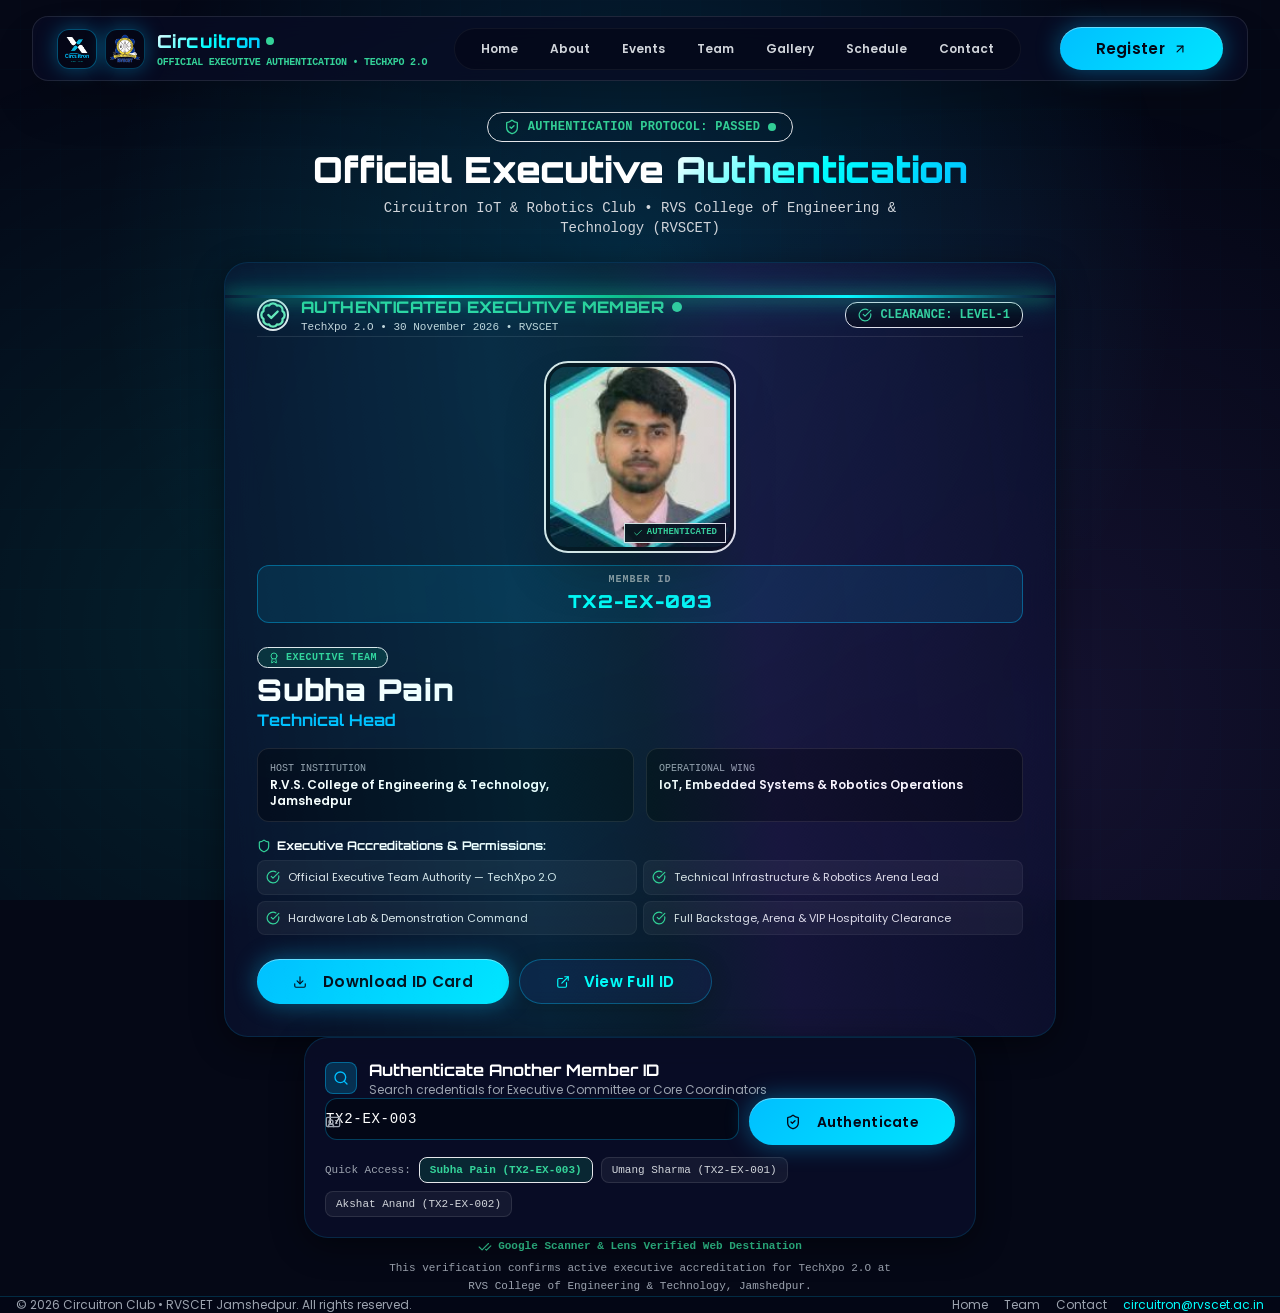
<file: verify.html>
<!doctype html>
<html lang="en">
  <head>
    <meta charset="UTF-8" />
    <meta name="viewport" content="width=device-width, initial-scale=1.0, maximum-scale=5.0" />
    <meta name="theme-color" content="#050816" />
    <meta name="description" content="Official Executive Member Authentication & Credential Verification Portal for TechXpo 2.O — Circuitron Club, RVSCET Jamshedpur." />
    <title>Executive Member Authentication | TechXpo 2.O &bull; Circuitron RVSCET</title>
    <link rel="icon" type="image/svg+xml" href="logo.svg" />
    <link rel="icon" type="image/png" href="favicon.png" />
    <link rel="shortcut icon" href="favicon.ico" />
    <link rel="apple-touch-icon" href="logo.png" />
    <link rel="preconnect" href="https://fonts.googleapis.com" />
    <link rel="preconnect" href="https://fonts.gstatic.com" crossorigin />
    <link href="https://fonts.googleapis.com/css2?family=Orbitron:wght@400;600;700;800;900&family=Poppins:wght@300;400;500;600;700;800&family=JetBrains+Mono:wght@400;500;700;800&display=swap" rel="stylesheet" />
    <link rel="stylesheet" href="css/style.css" />
    <style>
      .laser-scan-line {
        position: absolute;
        left: 0;
        right: 0;
        height: 3px;
        background: linear-gradient(90deg, transparent, #00ffff, #10b981, #00ffff, transparent);
        box-shadow: 0 0 15px #10b981, 0 0 30px #00ffff;
        animation: laserSweep 2.5s ease-in-out infinite alternate;
        pointer-events: none;
      }
      @keyframes laserSweep {
        0% { top: 2%; opacity: 0.3; }
        50% { opacity: 1; }
        100% { top: 98%; opacity: 0.3; }
      }
      .hologram-card {
        position: relative;
        overflow: hidden;
      }
      .hologram-card::after {
        content: '';
        position: absolute;
        top: -60%;
        left: -60%;
        width: 220%;
        height: 220%;
        background: linear-gradient(
          60deg,
          transparent 30%,
          rgba(0, 255, 255, 0.09) 45%,
          rgba(16, 185, 129, 0.09) 50%,
          rgba(139, 92, 246, 0.09) 55%,
          transparent 70%
        );
        transform: rotate(25deg);
        pointer-events: none;
        animation: hologramShine 5s linear infinite;
      }
      @keyframes hologramShine {
        0% { transform: translateY(-40%) rotate(25deg); }
        100% { transform: translateY(40%) rotate(25deg); }
      }
      .auth-pulse-ring {
        animation: pulseRing 2s cubic-bezier(0.4, 0, 0.6, 1) infinite;
      }
      @keyframes pulseRing {
        0%, 100% { box-shadow: 0 0 0 0 rgba(16, 185, 129, 0.7); }
        50% { box-shadow: 0 0 0 14px rgba(16, 185, 129, 0); }
      }
    </style>
  </head>
  <body class="bg-[#050816] text-white font-poppins selection:bg-accent selection:text-darkNavy relative min-h-screen overflow-x-hidden">
    <!-- Top Progress Bar -->
    <div class="fixed top-0 left-0 right-0 h-[3px] z-[100] pointer-events-none bg-transparent">
      <div id="scroll-progress-bar" class="h-full bg-gradient-to-r from-emerald-400 via-accent to-primary origin-left shadow-[0_0_15px_rgba(16,185,129,0.9)]" style="width: 100%;"></div>
    </div>

    <!-- Spotlight Follower & Canvas Background -->
    <div id="cyber-spotlight" class="fixed inset-0 pointer-events-none select-none overflow-hidden" style="z-index: 0;" aria-hidden="true"></div>
    <canvas id="particles-canvas" class="fixed inset-0 pointer-events-none" style="z-index: 1;"></canvas>
    <div class="fixed inset-0 circuit-bg opacity-30 pointer-events-none" style="z-index: 0;"></div>
    <div class="fixed inset-0 circuit-bg-glow pointer-events-none" style="z-index: 0;"></div>

    <!-- Navigation Header -->
    <header id="main-nav" class="fixed top-0 left-0 right-0 z-50 transition-all duration-300 py-3 sm:py-4">
      <div class="max-w-7xl mx-auto px-4 sm:px-6 lg:px-8">
        <nav class="flex items-center justify-between px-3 sm:px-6 py-2 sm:py-2.5 rounded-2xl bg-secondary/80 backdrop-blur-md border border-white/10 transition-all duration-300 shadow-2xl">
          <a href="index.html" class="flex items-center space-x-2 sm:space-x-3 group min-w-0 flex-shrink">
            <div class="flex items-center space-x-1.5 sm:space-x-2 flex-shrink-0">
              <div class="relative w-8 h-8 sm:w-10 sm:h-10 rounded-xl overflow-hidden p-0.5 border border-primary/40 group-hover:border-accent transition-all duration-300 bg-darkNavy/80 flex items-center justify-center shadow-neon">
                <img src="logo.png" alt="Circuitron Logo" class="w-full h-full object-contain" />
              </div>
              <div class="flex relative w-8 h-8 sm:w-10 sm:h-10 rounded-xl overflow-hidden p-0.5 border border-primary/30 group-hover:border-accent transition-all duration-300 bg-darkNavy/80 items-center justify-center shadow-neon">
                <img src="assets/rvscet-logo.png" alt="RVSCET Logo" class="w-full h-full object-contain" />
              </div>
            </div>
            <div class="min-w-0">
              <div class="flex items-center space-x-1">
                <span class="font-orbitron font-extrabold text-xs xs:text-sm sm:text-lg gradient-text tracking-wide whitespace-nowrap">Circuitron</span>
                <span class="w-2 h-2 rounded-full bg-emerald-400 animate-ping flex-shrink-0"></span>
              </div>
              <p class="text-[8px] xs:text-[9px] sm:text-[10px] text-emerald-400 font-mono tracking-tight block whitespace-nowrap font-bold">OFFICIAL EXECUTIVE AUTHENTICATION &bull; TECHXPO 2.O</p>
            </div>
          </a>

          <div class="hidden lg:flex items-center space-x-1 bg-darkNavy/60 px-3 py-1.5 rounded-full border border-white/5">
            <a href="index.html" class="nav-link px-3.5 py-1.5 text-xs font-semibold rounded-full text-gray-300 hover:text-white transition-colors">Home</a>
            <a href="pages/about.html" class="nav-link px-3.5 py-1.5 text-xs font-semibold rounded-full text-gray-300 hover:text-white transition-colors">About</a>
            <a href="pages/events.html" class="nav-link px-3.5 py-1.5 text-xs font-semibold rounded-full text-gray-300 hover:text-white transition-colors">Events</a>
            <a href="pages/team.html" class="nav-link px-3.5 py-1.5 text-xs font-semibold rounded-full text-gray-300 hover:text-white transition-colors">Team</a>
            <a href="pages/gallery.html" class="nav-link px-3.5 py-1.5 text-xs font-semibold rounded-full text-gray-300 hover:text-white transition-colors">Gallery</a>
            <a href="pages/schedule.html" class="nav-link px-3.5 py-1.5 text-xs font-semibold rounded-full text-gray-300 hover:text-white transition-colors">Schedule</a>
            <a href="pages/contact.html" class="nav-link px-3.5 py-1.5 text-xs font-semibold rounded-full text-gray-300 hover:text-white transition-colors">Contact</a>
          </div>

          <div class="flex items-center space-x-2 sm:space-x-3">
            <a href="pages/team.html" class="hidden sm:inline-flex items-center space-x-1.5 px-3 py-1.5 rounded-full bg-primary/10 border border-primary/30 text-xs font-semibold text-primary hover:border-accent hover:text-white transition-all">
              <i data-lucide="users" class="w-3.5 h-3.5"></i>
              <span>Full Team Roster</span>
            </a>
            <a href="https://forms.gle/mNU3damnJBMfnmSU7" target="_blank" rel="noopener noreferrer" class="btn-primary text-xs py-1.5 px-4 font-bold">
              <span>Register</span>
              <i data-lucide="arrow-up-right" class="w-3.5 h-3.5"></i>
            </a>
          </div>
        </nav>
      </div>
    </header>

    <!-- Main Content -->
    <main class="relative z-10 min-h-screen pt-24 sm:pt-28 pb-16">
      <div class="max-w-4xl mx-auto px-4 sm:px-6 lg:px-8">
        
        <!-- Live Authentication Banner -->
        <div class="mb-6 text-center space-y-2">
          <div class="inline-flex items-center space-x-2 px-4 py-1.5 rounded-full bg-emerald-500/20 border border-emerald-400 text-emerald-400 text-xs font-mono font-bold tracking-wide shadow-[0_0_25px_rgba(16,185,129,0.4)]">
            <i data-lucide="shield-check" class="w-4 h-4 text-emerald-400"></i>
            <span>AUTHENTICATION PROTOCOL: PASSED</span>
            <span class="w-2 h-2 rounded-full bg-emerald-400"></span>
          </div>
          <h1 class="text-2xl sm:text-4xl font-black font-orbitron text-white">
            Official Executive <span class="gradient-text">Authentication</span>
          </h1>
          <p class="text-gray-300 text-xs sm:text-sm font-mono max-w-xl mx-auto">
            Circuitron IoT &amp; Robotics Club &bull; RVS College of Engineering &amp; Technology (RVSCET)
          </p>
        </div>

        <!-- Dynamic Member Authentication Card -->
        <div id="verification-result-container">
          <!-- Rendered via JS -->
        </div>

        <!-- Lookup Another Member -->
        <div class="mt-10 glass-panel p-5 sm:p-7 rounded-3xl border border-primary/30 max-w-2xl mx-auto">
          <div class="flex items-center space-x-3 mb-3">
            <div class="w-8 h-8 rounded-lg bg-primary/20 border border-primary/40 flex items-center justify-center text-primary">
              <i data-lucide="search" class="w-4 h-4"></i>
            </div>
            <div>
              <h3 class="text-base font-bold font-orbitron text-white">Authenticate Another Member ID</h3>
              <p class="text-xs text-gray-400">Search credentials for Executive Committee or Core Coordinators</p>
            </div>
          </div>

          <form id="verify-form" class="flex flex-col sm:flex-row gap-2.5">
            <div class="relative flex-1">
              <i data-lucide="id-card" class="absolute left-3.5 top-1/2 -translate-y-1/2 w-4 h-4 text-gray-400"></i>
              <input
                id="search-id-input"
                type="text"
                placeholder="e.g. TX2-EX-003, TX2-EX-001, TX2-EX-002"
                class="w-full pl-10 pr-4 py-2.5 rounded-xl bg-darkNavy/90 border border-primary/30 text-white placeholder-gray-500 font-mono text-sm focus:outline-none focus:border-accent shadow-inner uppercase tracking-wider"
              />
            </div>
            <button
              type="submit"
              class="btn-primary px-5 py-2.5 text-xs sm:text-sm font-bold flex items-center justify-center space-x-2"
            >
              <i data-lucide="shield-check" class="w-4 h-4"></i>
              <span>Authenticate</span>
            </button>
          </form>

          <!-- Quick Test Pills -->
          <div class="mt-3 flex flex-wrap items-center gap-2 text-xs">
            <span class="text-gray-400 font-mono text-[11px]">Quick Access:</span>
            <button type="button" onclick="loadMember('TX2-EX-003')" class="px-2.5 py-1 rounded-lg bg-emerald-500/15 border border-emerald-500/40 text-emerald-400 hover:bg-emerald-500/25 transition-all font-mono text-[11px] font-bold">
              Subha Pain (TX2-EX-003)
            </button>
            <button type="button" onclick="loadMember('TX2-EX-001')" class="px-2.5 py-1 rounded-lg bg-white/5 border border-white/10 text-gray-300 hover:text-white hover:bg-white/10 transition-all font-mono text-[11px]">
              Umang Sharma (TX2-EX-001)
            </button>
            <button type="button" onclick="loadMember('TX2-EX-002')" class="px-2.5 py-1 rounded-lg bg-white/5 border border-white/10 text-gray-300 hover:text-white hover:bg-white/10 transition-all font-mono text-[11px]">
              Akshat Anand (TX2-EX-002)
            </button>
          </div>
        </div>

        <!-- Security Seal Footer Note -->
        <div class="mt-8 text-center text-gray-400 text-[11px] font-mono leading-relaxed max-w-lg mx-auto">
          <p class="flex items-center justify-center space-x-1.5 text-emerald-400 font-semibold mb-1">
            <i data-lucide="check-check" class="w-3.5 h-3.5"></i>
            <span>Google Scanner &amp; Lens Verified Web Destination</span>
          </p>
          <p>This verification confirms active executive accreditation for TechXpo 2.O at RVS College of Engineering &amp; Technology, Jamshedpur.</p>
        </div>

      </div>
    </main>

    <!-- Footer -->
    <footer class="relative z-10 border-t border-primary/20 bg-darkNavy/90 py-6 text-center text-xs text-gray-400">
      <div class="max-w-7xl mx-auto px-4 flex flex-col sm:flex-row items-center justify-between gap-3">
        <p>&copy; 2026 Circuitron Club &bull; RVSCET Jamshedpur. All rights reserved.</p>
        <div class="flex items-center space-x-4">
          <a href="index.html" class="hover:text-white transition-colors">Home</a>
          <a href="pages/team.html" class="hover:text-white transition-colors">Team</a>
          <a href="pages/contact.html" class="hover:text-white transition-colors">Contact</a>
          <a href="mailto:circuitron@rvscet.ac.in" class="text-accent hover:underline">circuitron@rvscet.ac.in</a>
        </div>
      </div>
    </footer>

    <!-- Scripts -->
    <script src="js/lucide.min.js"></script>
    <script>
      const MEMBERS_DATABASE = {
        "TX2-EX-003": {
          id: "TX2-EX-003",
          name: "Subha Pain",
          role: "Technical Head",
          team: "Executive Team",
          badgeType: "EXECUTIVE MEMBER",
          photo: "assets/gallery2/subha pain.jpg",
          cardHdImage: "assets/subha_pain_id_hd.png",
          validDate: "30 NOV 2026",
          department: "IoT, Embedded Systems & Robotics Operations",
          institution: "R.V.S. College of Engineering & Technology, Jamshedpur",
          status: "AUTHENTICATED EXECUTIVE MEMBER",
          securityHash: "TX2-AUTH-9A82-SP003-VALID",
          privileges: [
            "Official Executive Team Authority — TechXpo 2.O",
            "Technical Infrastructure & Robotics Arena Lead",
            "Hardware Lab & Demonstration Command",
            "Full Backstage, Arena & VIP Hospitality Clearance",
            "Official Executive Signatory for Event Protocol"
          ],
          bio: "Key executive in charge of technical architecture, robotics arenas, and hardware demonstrations for TechXpo 2.O."
        },
        "TX2-EX-001": {
          id: "TX2-EX-001",
          name: "Umang Kumar Sharma",
          role: "President",
          team: "Executive Team",
          badgeType: "EXECUTIVE MEMBER",
          photo: "",
          initials: "UK",
          cardHdImage: "",
          validDate: "30 NOV 2026",
          department: "Executive Directorate",
          institution: "R.V.S. College of Engineering & Technology, Jamshedpur",
          status: "AUTHENTICATED EXECUTIVE MEMBER",
          securityHash: "TX2-AUTH-E1B4-UK001-VALID",
          privileges: [
            "Executive President & Convener",
            "Institutional Coordination & Strategic Command",
            "All-Access Event Protocol"
          ],
          bio: "Inspiring leadership, driving innovation, and shaping the club’s future."
        },
        "TX2-EX-002": {
          id: "TX2-EX-002",
          name: "Akshat Anand",
          role: "PR & Communication Head",
          team: "Executive Team",
          badgeType: "EXECUTIVE MEMBER",
          photo: "",
          initials: "AA",
          cardHdImage: "",
          validDate: "30 NOV 2026",
          department: "PR & Communications Directorate",
          institution: "R.V.S. College of Engineering & Technology, Jamshedpur",
          status: "AUTHENTICATED EXECUTIVE MEMBER",
          securityHash: "TX2-AUTH-99B2-AA002-VALID",
          privileges: [
            "PR & Corporate Communication Command",
            "Media & Delegate Accreditation",
            "All-Access Event Protocol"
          ],
          bio: "Building connections, strengthening communication, and creating a lasting impact."
        }
      };

      function getMemberIdFromUrl() {
        const params = new URLSearchParams(window.location.search);
        const id = params.get('id') || params.get('member') || params.get('mid');
        return id ? id.trim().toUpperCase() : 'TX2-EX-003';
      }

      function renderMember(memberId) {
        const container = document.getElementById('verification-result-container');
        const member = MEMBERS_DATABASE[memberId];

        if (!member) {
          container.innerHTML = `
            <div class="glass-card p-8 rounded-3xl border border-red-500/40 text-center space-y-4 max-w-lg mx-auto shadow-[0_0_30px_rgba(239,68,68,0.2)]">
              <div class="w-16 h-16 mx-auto rounded-2xl bg-red-500/20 border border-red-500/40 flex items-center justify-center text-red-400">
                <i data-lucide="shield-alert" class="w-8 h-8"></i>
              </div>
              <div class="space-y-1">
                <span class="px-3 py-1 rounded-full bg-red-500/20 text-red-300 font-mono text-xs font-bold uppercase">ID Unrecognized</span>
                <h2 class="text-xl font-orbitron font-bold text-white">Authentication Failed</h2>
                <p class="text-gray-300 text-xs">The Member ID <code class="text-red-400 font-bold">${memberId}</code> is not found in the verified registry.</p>
              </div>
              <button onclick="loadMember('TX2-EX-003')" class="btn-primary text-xs py-2 px-5 font-bold">
                <span>View Subha Pain (TX2-EX-003)</span>
              </button>
            </div>
          `;
          if (window.lucide) lucide.createIcons();
          return;
        }

        const isSubha = (member.id === 'TX2-EX-003');

        container.innerHTML = `
          <div class="glass-panel p-5 sm:p-8 rounded-3xl border-2 border-emerald-400/60 hologram-card shadow-[0_0_45px_rgba(16,185,129,0.22)] relative">
            <div class="laser-scan-line"></div>

            <!-- Top Banner -->
            <div class="flex flex-wrap items-center justify-between gap-3 pb-5 border-b border-white/10">
              <div class="flex items-center space-x-3">
                <div class="w-11 h-11 rounded-2xl bg-emerald-500/20 border-2 border-emerald-400 flex items-center justify-center text-emerald-300 auth-pulse-ring">
                  <i data-lucide="badge-check" class="w-7 h-7"></i>
                </div>
                <div>
                  <div class="flex items-center space-x-2">
                    <span class="font-orbitron font-extrabold text-emerald-400 text-sm sm:text-base tracking-wide">
                      AUTHENTICATED EXECUTIVE MEMBER
                    </span>
                    <span class="inline-block w-2.5 h-2.5 rounded-full bg-emerald-400 animate-ping"></span>
                  </div>
                  <p class="text-[11px] font-mono text-gray-300">TechXpo 2.O &bull; 30 November 2026 &bull; RVSCET</p>
                </div>
              </div>

              <div class="px-3 py-1 rounded-xl bg-darkNavy/90 border border-emerald-500/40 flex items-center space-x-2 font-mono text-xs">
                <i data-lucide="check-circle" class="w-3.5 h-3.5 text-emerald-400"></i>
                <span class="text-emerald-400 font-bold">CLEARANCE: LEVEL-1</span>
              </div>
            </div>

            <!-- Main Layout -->
            <div class="mt-6 grid grid-cols-1 md:grid-cols-12 gap-6 items-center">
              
              <!-- Photo -->
              <div class="md:col-span-4 flex flex-col items-center text-center space-y-3">
                <div class="relative w-40 h-40 sm:w-48 sm:h-48">
                  <div class="absolute inset-0 rounded-3xl bg-gradient-to-tr from-emerald-500 via-accent to-primary blur-md opacity-60 animate-pulse"></div>
                  <div class="relative w-full h-full rounded-3xl overflow-hidden border-2 border-emerald-400 bg-darkNavy shadow-2xl flex items-center justify-center p-1">
                    ${member.photo 
                      ? `<img src="${member.photo}" alt="${member.name}" class="w-full h-full object-cover rounded-2xl" />`
                      : `<div class="w-full h-full rounded-2xl bg-gradient-to-tr from-darkNavy via-primary/20 to-accent/20 flex flex-col items-center justify-center">
                          <span class="font-orbitron font-extrabold text-3xl text-accent">${member.initials || 'TX'}</span>
                        </div>`
                    }
                    <div class="absolute bottom-2 right-2 px-2 py-0.5 rounded-md bg-darkNavy/95 border border-emerald-400 text-emerald-400 font-mono text-[9px] font-bold flex items-center space-x-1 shadow-lg">
                      <i data-lucide="check" class="w-2.5 h-2.5"></i>
                      <span>AUTHENTICATED</span>
                    </div>
                  </div>
                </div>

                <div class="w-full">
                  <div class="px-3 py-1.5 rounded-xl bg-primary/10 border border-primary/40 text-center font-mono">
                    <span class="text-[10px] text-gray-400 uppercase tracking-widest block font-semibold">MEMBER ID</span>
                    <span class="font-orbitron font-black text-lg text-accent tracking-wider">${member.id}</span>
                  </div>
                </div>
              </div>

              <!-- Details -->
              <div class="md:col-span-8 space-y-4">
                
                <div>
                  <div class="inline-flex items-center space-x-1.5 px-2.5 py-0.5 rounded-full bg-emerald-500/15 border border-emerald-500/40 text-emerald-400 text-[10px] font-bold font-mono uppercase tracking-wider mb-1">
                    <i data-lucide="award" class="w-3 h-3"></i>
                    <span>${member.team}</span>
                  </div>
                  <h2 class="text-2xl sm:text-3xl font-black font-orbitron text-white tracking-wide">${member.name}</h2>
                  <p class="text-primary font-orbitron font-bold text-base">${member.role}</p>
                </div>

                <!-- Info Table -->
                <div class="grid grid-cols-1 sm:grid-cols-2 gap-3 text-xs">
                  <div class="p-3 rounded-xl bg-darkNavy/80 border border-white/10 space-y-0.5">
                    <span class="text-[10px] font-mono text-gray-400 block">HOST INSTITUTION</span>
                    <p class="font-semibold text-white">${member.institution}</p>
                  </div>
                  <div class="p-3 rounded-xl bg-darkNavy/80 border border-white/10 space-y-0.5">
                    <span class="text-[10px] font-mono text-gray-400 block">OPERATIONAL WING</span>
                    <p class="font-semibold text-white">${member.department}</p>
                  </div>
                </div>

                <!-- Privileges list -->
                <div class="space-y-1.5">
                  <h4 class="text-xs font-orbitron font-bold text-white flex items-center space-x-1.5">
                    <i data-lucide="shield" class="w-3.5 h-3.5 text-emerald-400"></i>
                    <span>Executive Accreditations &amp; Permissions:</span>
                  </h4>
                  <div class="grid grid-cols-1 sm:grid-cols-2 gap-1.5">
                    ${member.privileges.slice(0, 4).map(priv => `
                      <div class="flex items-center space-x-2 p-2 rounded-lg bg-white/5 border border-white/5 text-[11px] text-gray-200">
                        <i data-lucide="check-circle" class="w-3.5 h-3.5 text-emerald-400 flex-shrink-0"></i>
                        <span class="truncate">${priv}</span>
                      </div>
                    `).join('')}
                  </div>
                </div>

                <!-- Card action buttons -->
                ${isSubha ? `
                  <div class="pt-2 flex flex-wrap gap-2.5">
                    <a href="assets/subha_pain_id_hd.png" download="Subha_Pain_TechXpo2_ID.png" class="btn-primary py-2 px-4 text-xs font-bold flex items-center space-x-2">
                      <i data-lucide="download" class="w-3.5 h-3.5"></i>
                      <span>Download ID Card</span>
                    </a>
                    <a href="assets/subha_pain_id_hd.png" target="_blank" class="btn-secondary py-2 px-4 text-xs font-bold flex items-center space-x-1.5">
                      <i data-lucide="external-link" class="w-3.5 h-3.5"></i>
                      <span>View Full ID</span>
                    </a>
                  </div>
                ` : ''}

              </div>

            </div>

          </div>
        `;

        if (window.lucide) lucide.createIcons();
      }

      function loadMember(id) {
        const url = new URL(window.location);
        url.searchParams.set('id', id);
        window.history.pushState({}, '', url);

        const input = document.getElementById('search-id-input');
        if (input) input.value = id;

        renderMember(id);
      }

      document.addEventListener('DOMContentLoaded', () => {
        const initialId = getMemberIdFromUrl();
        const input = document.getElementById('search-id-input');
        if (input) input.value = initialId;
        renderMember(initialId);

        const form = document.getElementById('verify-form');
        if (form) {
          form.addEventListener('submit', (e) => {
            e.preventDefault();
            const val = input.value.trim().toUpperCase();
            if (val) loadMember(val);
          });
        }
      });
    </script>
  </body>
</html>
</file>
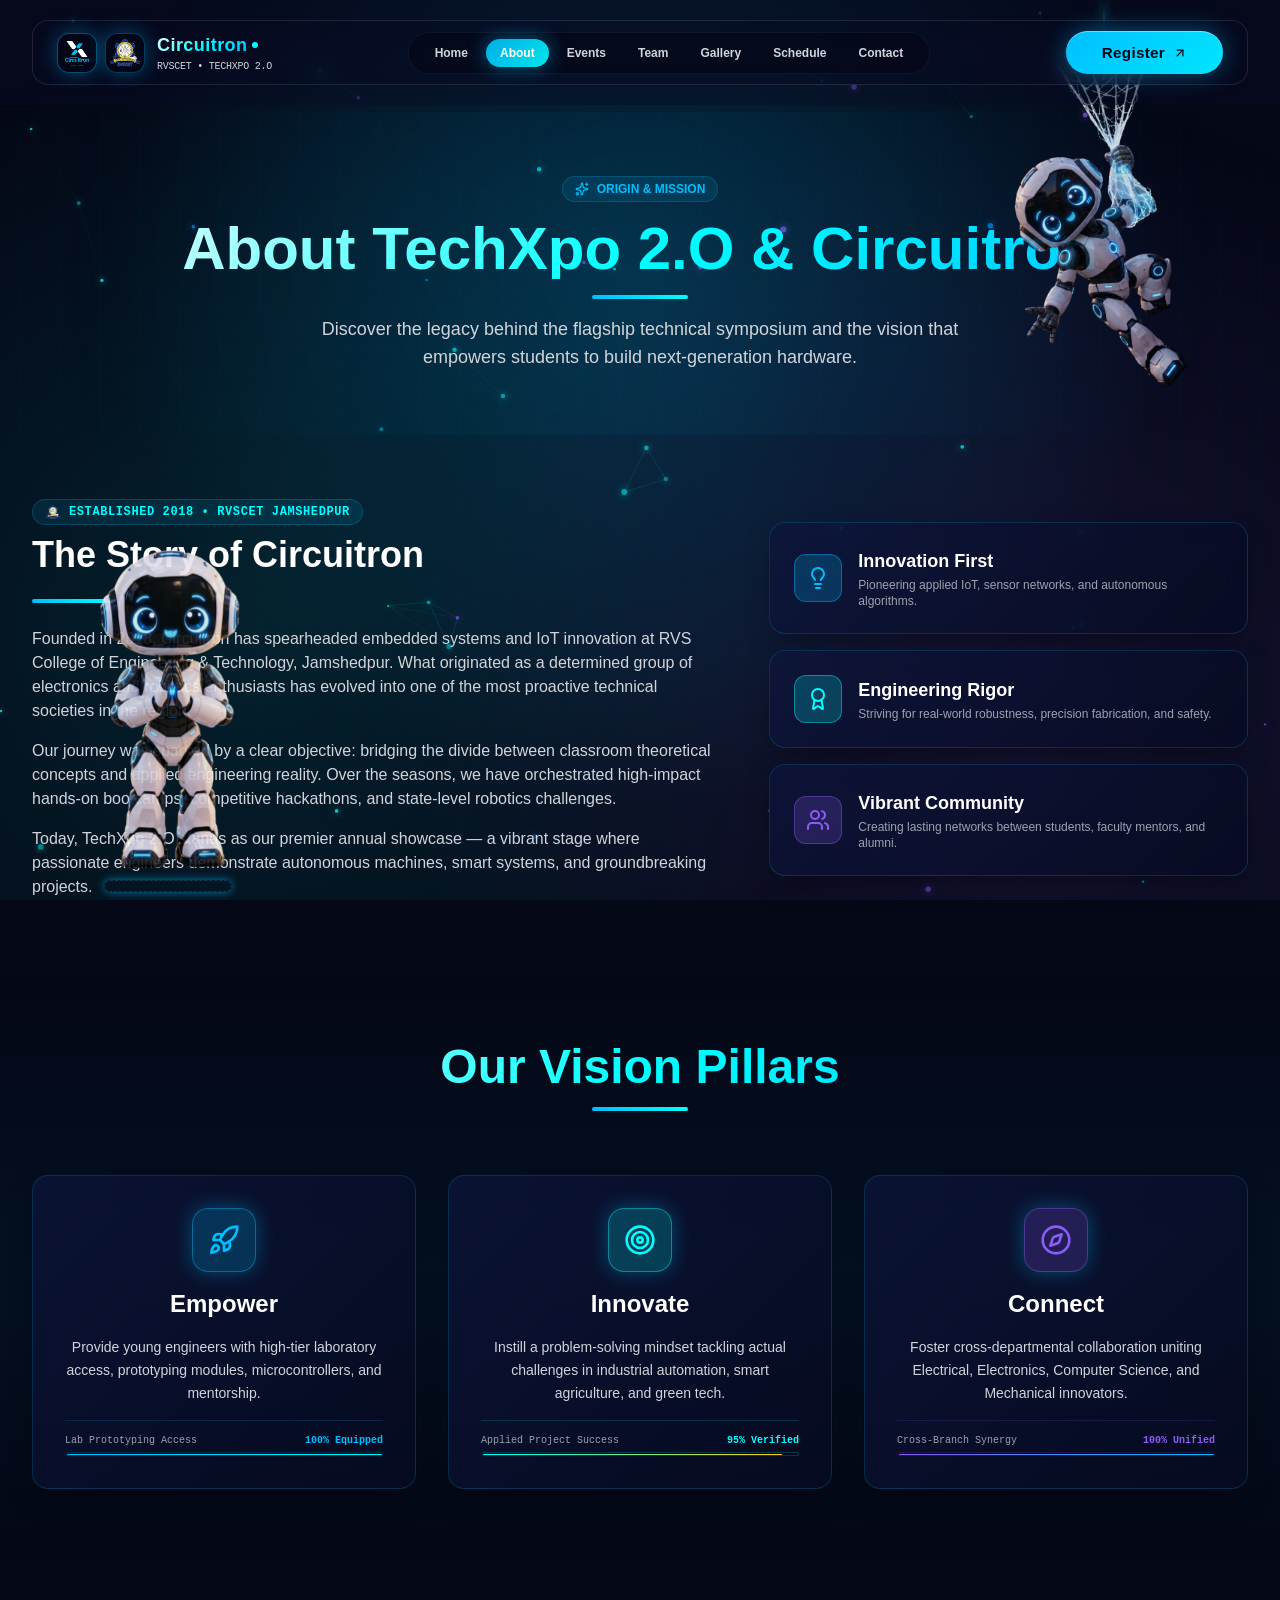
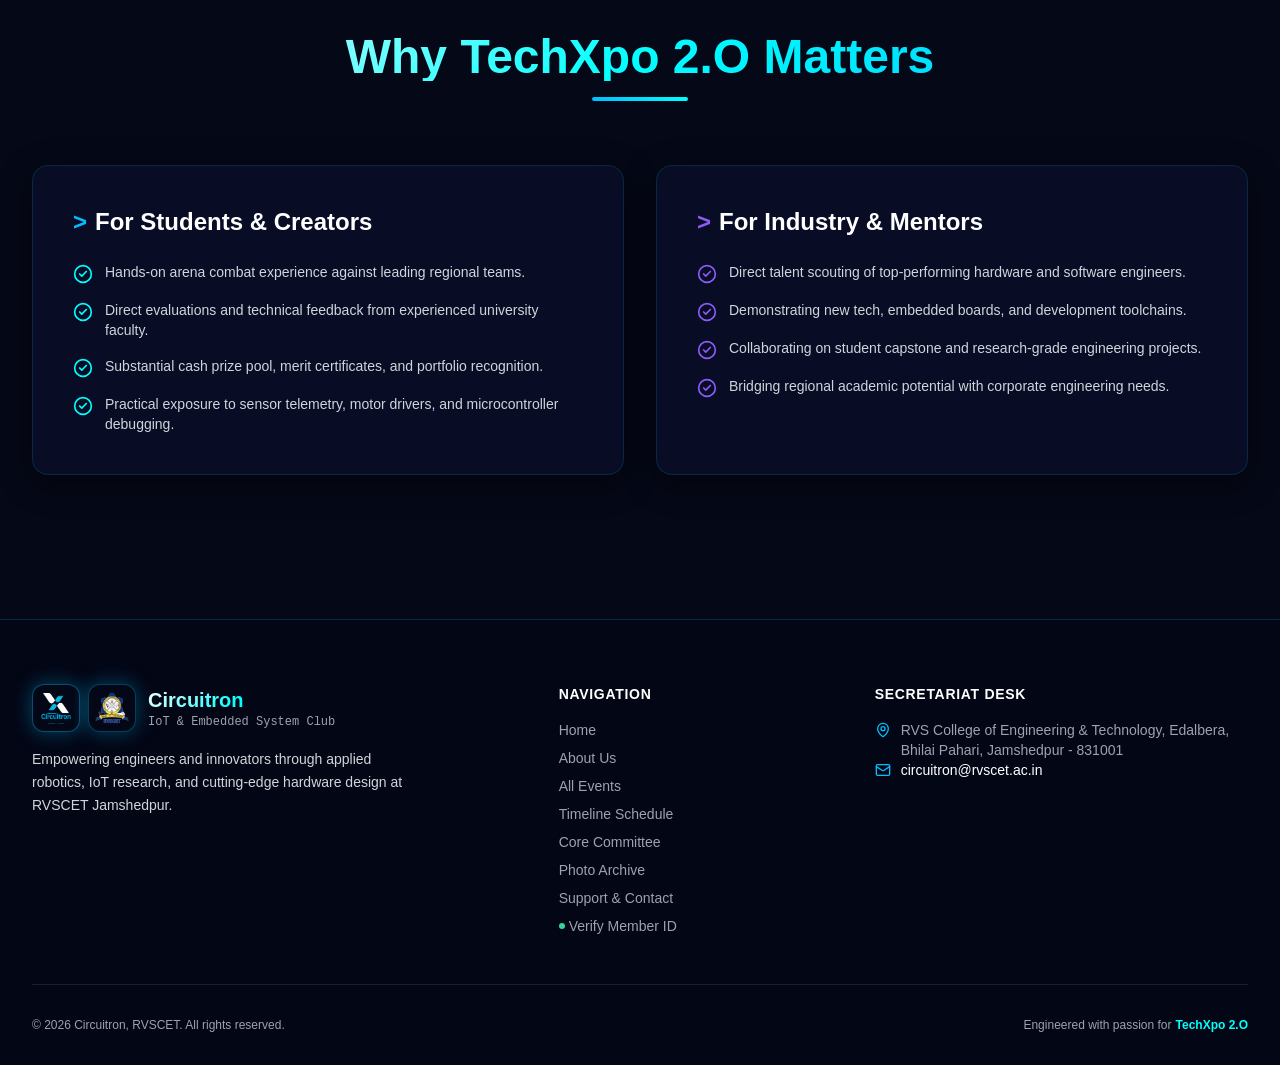
<file: pages/about.html>
<!doctype html>
<html lang="en">
  <head>
    <meta charset="UTF-8" />
    <meta name="viewport" content="width=device-width, initial-scale=1.0, maximum-scale=5.0" />
    <meta name="theme-color" content="#050816" />
        <!-- Security & Integrity Headers (Anti-Tampering & XSS Shield) -->
    <meta http-equiv="Content-Security-Policy" content="default-src 'self'; script-src 'self' 'unsafe-inline' https://fonts.googleapis.com; style-src 'self' 'unsafe-inline' https://fonts.googleapis.com; font-src 'self' https://fonts.gstatic.com data:; img-src 'self' data: https:; connect-src 'self'; frame-ancestors 'none'; base-uri 'self';" />
    <meta http-equiv="X-Frame-Options" content="DENY" />
    <meta http-equiv="X-Content-Type-Options" content="nosniff" />
    <meta name="referrer" content="strict-origin-when-cross-origin" />
    <meta http-equiv="Permissions-Policy" content="camera=(), microphone=(), geolocation=()" />
    <meta name="description" content="Discover the legacy behind TechXpo 2.O and the vision of Circuitron, the IoT & Embedded Systems Club of RVSCET." />
    <title>About Us | TechXpo 2.O - Circuitron RVSCET</title>
    <link rel="icon" type="image/svg+xml" href="../logo.svg" />
    <link rel="icon" type="image/png" href="../favicon.png" />
    <link rel="shortcut icon" href="../favicon.ico" />
    <link rel="apple-touch-icon" href="../logo.png" />
    <link rel="preconnect" href="https://fonts.googleapis.com" />
    <link rel="preconnect" href="https://fonts.gstatic.com" crossorigin />
    <link href="https://fonts.googleapis.com/css2?family=Orbitron:wght@400;700;800;900&family=Poppins:wght@300;400;500;600;700;800&display=swap" rel="stylesheet" />
    <link rel="stylesheet" href="../css/style.css" />
  </head>
  <body class="bg-[#050816] text-white font-poppins selection:bg-accent selection:text-darkNavy relative min-h-screen overflow-x-hidden">
    <!-- Top Scroll Progress Bar -->
    <div class="fixed top-0 left-0 right-0 h-[2.5px] z-[100] pointer-events-none bg-transparent">
      <div id="scroll-progress-bar" class="h-full bg-gradient-to-r from-primary via-accent to-cyberPurple origin-left shadow-[0_0_12px_rgba(0,191,255,0.8)]" style="width: 0%;"></div>
    </div>

    <!-- Spotlight Follower -->
    <div id="cyber-spotlight" class="fixed inset-0 pointer-events-none select-none overflow-hidden" style="z-index: 0;" aria-hidden="true"></div>

    <!-- Background Grids & Canvases -->
    <canvas id="particles-canvas" class="fixed inset-0 pointer-events-none" style="z-index: 1;"></canvas>
    <div class="fixed inset-0 circuit-bg opacity-30 pointer-events-none" style="z-index: 0;"></div>
    <div class="fixed inset-0 circuit-bg-glow pointer-events-none" style="z-index: 0;"></div>

    <!-- Robot Mascots -->
    <div id="mascot-swing-bot" class="fixed top-12 sm:top-16 right-2 sm:right-4 md:right-8 lg:right-12 w-20 sm:w-44 md:w-56 lg:w-64 max-w-[28vw] pointer-events-none select-none group z-40" style="z-index: 40;" title="Click me!">
      <div class="absolute -top-16 left-1/2 -translate-x-1/2 w-[2px] h-20 bg-gradient-to-b from-transparent via-cyan-400 to-accent opacity-70 shadow-[0_0_10px_#00ffff] animate-pulse pointer-events-none"></div>
      <div id="mascot-swing-bubble" class="hidden absolute -bottom-10 right-0 z-50 px-3 py-1.5 rounded-xl bg-darkNavy/95 border border-cyan-400/80 shadow-[0_0_20px_rgba(0,255,255,0.5)] text-[10px] font-orbitron font-bold text-accent whitespace-nowrap flex items-center space-x-1.5 pointer-events-none">
        <i data-lucide="zap" class="w-3 h-3 text-cyan-300"></i>
        <span>SWINGING INTO 30.NOV.2026!</span>
      </div>
      <div class="swing-idle relative w-full pointer-events-auto cursor-pointer">
        <img src="../assets/bot-swing.png" alt="Spider Bot" class="w-full h-auto object-contain filter drop-shadow-[0_0_20px_rgba(0,191,255,0.6)] group-hover:drop-shadow-[0_0_30px_rgba(0,255,255,0.9)] opacity-90 group-hover:opacity-100 transition-all duration-300" />
      </div>
    </div>

    <div id="mascot-welcome-bot" class="fixed bottom-4 md:bottom-8 left-2 sm:left-4 md:left-8 lg:left-12 w-20 sm:w-36 md:w-52 lg:w-60 max-w-[28vw] pointer-events-none select-none group perspective-1000 z-40" style="z-index: 40;" title="Click me!">
      <div id="mascot-welcome-bubble" class="hidden absolute -top-12 left-0 z-50 px-3 py-1.5 rounded-xl bg-darkNavy/95 border border-primary/80 shadow-[0_0_20px_rgba(0,191,255,0.5)] text-[10px] font-orbitron font-bold text-white whitespace-nowrap flex items-center space-x-1.5 pointer-events-none">
        <i data-lucide="bot" class="w-3 h-3 text-primary"></i>
        <span>CIRCUITRON BOT: WELCOME!</span>
      </div>
      <div class="welcome-idle relative w-full preserve-3d pointer-events-auto cursor-pointer">
        <img src="../assets/bot-welcome.png" alt="Welcome Bot" class="w-full h-auto object-contain filter drop-shadow-[0_0_20px_rgba(0,191,255,0.55)] group-hover:drop-shadow-[0_0_30px_rgba(0,191,255,0.9)] opacity-90 group-hover:opacity-100 transition-all duration-300" />
        <div class="absolute -bottom-2 left-1/2 -translate-x-1/2 w-20 sm:w-32 h-3 rounded-full border border-primary/40 border-dashed animate-spin-slow opacity-60 shadow-[0_0_8px_#00bfff]"></div>
      </div>
    </div>

    <!-- Navigation Header -->
    <header id="main-nav" class="fixed top-0 left-0 right-0 z-50 transition-all duration-300 py-4 sm:py-5">
      <div class="max-w-7xl mx-auto px-4 sm:px-6 lg:px-8">
        <nav class="flex items-center justify-between px-2.5 sm:px-6 py-2 sm:py-2.5 rounded-2xl bg-secondary/40 backdrop-blur-md border border-white/10 transition-all duration-300">
          <a href="../index.html" class="flex items-center space-x-2 sm:space-x-3 group min-w-0 flex-shrink">
            <div class="flex items-center space-x-1.5 sm:space-x-2 flex-shrink-0">
              <div class="relative w-8 h-8 sm:w-10 sm:h-10 rounded-xl overflow-hidden p-0.5 border border-primary/40 group-hover:border-accent transition-all duration-300 bg-darkNavy/80 flex items-center justify-center shadow-neon">
                <img src="../logo.png" alt="Circuitron Logo" class="w-full h-full object-contain" />
              </div>
              <div class="flex relative w-8 h-8 sm:w-10 sm:h-10 rounded-xl overflow-hidden p-0.5 border border-primary/30 group-hover:border-accent transition-all duration-300 bg-darkNavy/80 items-center justify-center shadow-neon">
                <img src="../assets/rvscet-logo.png" alt="RVSCET Logo" class="w-full h-full object-contain" />
              </div>
            </div>
            <div class="min-w-0">
              <div class="flex items-center space-x-1">
                <span class="font-orbitron font-extrabold text-xs xs:text-sm sm:text-lg gradient-text tracking-wide whitespace-nowrap">Circuitron</span>
                <span class="w-1.5 h-1.5 rounded-full bg-accent animate-pulse flex-shrink-0"></span>
              </div>
              <p class="text-[8px] xs:text-[9px] sm:text-[10px] text-gray-300 font-mono tracking-tight block whitespace-nowrap font-medium">RVSCET &bull; TECHXPO 2.O</p>
            </div>
          </a>

          <div class="hidden lg:flex items-center space-x-1 bg-darkNavy/60 px-3 py-1.5 rounded-full border border-white/5">
            <a href="../index.html" class="nav-link px-3.5 py-1.5 text-xs font-semibold rounded-full text-gray-300 hover:text-white transition-colors">Home</a>
            <a href="about.html" class="nav-link px-3.5 py-1.5 text-xs font-semibold rounded-full text-gray-300 hover:text-white transition-colors">About</a>
            <a href="events.html" class="nav-link px-3.5 py-1.5 text-xs font-semibold rounded-full text-gray-300 hover:text-white transition-colors">Events</a>
            <a href="team.html" class="nav-link px-3.5 py-1.5 text-xs font-semibold rounded-full text-gray-300 hover:text-white transition-colors">Team</a>
            <a href="gallery.html" class="nav-link px-3.5 py-1.5 text-xs font-semibold rounded-full text-gray-300 hover:text-white transition-colors">Gallery</a>
            <a href="schedule.html" class="nav-link px-3.5 py-1.5 text-xs font-semibold rounded-full text-gray-300 hover:text-white transition-colors">Schedule</a>
            <a href="contact.html" class="nav-link px-3.5 py-1.5 text-xs font-semibold rounded-full text-gray-300 hover:text-white transition-colors">Contact</a>
          </div>

          <div class="hidden sm:flex items-center space-x-3">
            <a href="https://forms.gle/mNU3damnJBMfnmSU7" target="_blank" rel="noopener noreferrer" rel="noopener noreferrer" class="btn-primary text-xs py-2 px-5 font-bold">
              <span>Register</span>
              <i data-lucide="arrow-up-right" class="w-3.5 h-3.5"></i>
            </a>
          </div>

          <div class="lg:hidden flex items-center space-x-1.5 sm:space-x-2 flex-shrink-0">
            <a href="https://forms.gle/mNU3damnJBMfnmSU7" target="_blank" rel="noopener noreferrer" rel="noopener noreferrer" class="sm:hidden inline-flex items-center justify-center text-[10px] xs:text-[11px] font-bold font-orbitron py-1 px-2.5 xs:px-3 rounded-full bg-gradient-to-r from-primary to-accent text-darkNavy shadow-neon flex-shrink-0">Register</a>
            <button id="mobile-menu-btn" class="p-1.5 sm:p-2.5 min-w-[34px] min-h-[34px] sm:min-w-[40px] sm:min-h-[40px] flex items-center justify-center rounded-xl bg-darkNavy/80 border border-primary/20 text-gray-300 hover:text-white focus:outline-none flex-shrink-0" aria-label="Toggle menu">
              <i id="menu-icon" data-lucide="menu" class="w-4 h-4 sm:w-5 sm:h-5"></i>
              <i id="close-icon" data-lucide="x" class="w-4 h-4 sm:w-5 sm:h-5 hidden"></i>
            </button>
          </div>
        </nav>
      </div>

      <div id="mobile-menu" class="hidden lg:hidden max-w-7xl mx-auto px-4 mt-2">
        <div class="bg-darkNavy/95 backdrop-blur-xl p-4 sm:p-5 rounded-2xl border border-primary/30 space-y-2 shadow-2xl">
          <a href="../index.html" class="block px-4 py-3 rounded-xl text-sm font-semibold text-gray-300 hover:text-white hover:bg-white/5">Home</a>
          <a href="about.html" class="block px-4 py-3 rounded-xl text-sm font-semibold text-gray-300 hover:text-white hover:bg-white/5">About</a>
          <a href="events.html" class="block px-4 py-3 rounded-xl text-sm font-semibold text-gray-300 hover:text-white hover:bg-white/5">Events</a>
          <a href="team.html" class="block px-4 py-3 rounded-xl text-sm font-semibold text-gray-300 hover:text-white hover:bg-white/5">Team</a>
          <a href="gallery.html" class="block px-4 py-3 rounded-xl text-sm font-semibold text-gray-300 hover:text-white hover:bg-white/5">Gallery</a>
          <a href="schedule.html" class="block px-4 py-3 rounded-xl text-sm font-semibold text-gray-300 hover:text-white hover:bg-white/5">Schedule</a>
          <a href="contact.html" class="block px-4 py-3 rounded-xl text-sm font-semibold text-gray-300 hover:text-white hover:bg-white/5">Contact</a>
        </div>
      </div>
    </header>

    <!-- Main Content -->
    <main class="relative z-10 min-h-screen pt-28 pb-20">
      <!-- Header Banner -->
      <section class="relative py-16 overflow-hidden">
        <div class="absolute inset-0 circuit-bg opacity-30"></div>
        <div class="absolute top-1/2 left-1/2 -translate-x-1/2 -translate-y-1/2 w-[600px] h-[350px] bg-primary/10 rounded-full blur-[140px] pointer-events-none"></div>

        <div class="relative z-10 max-w-7xl mx-auto px-4 sm:px-6 lg:px-8 text-center space-y-4">
          <div class="inline-flex items-center space-x-2 px-3 py-1 rounded-full bg-primary/10 border border-primary/20 text-xs font-semibold text-primary">
            <i data-lucide="sparkles" class="w-3.5 h-3.5"></i>
            <span>ORIGIN &amp; MISSION</span>
          </div>
          <h1 class="text-4xl sm:text-6xl font-black font-orbitron gradient-text">About TechXpo 2.O &amp; Circuitron</h1>
          <div class="w-24 h-1 bg-gradient-to-r from-primary to-accent mx-auto rounded-full"></div>
          <p class="text-gray-300 max-w-2xl mx-auto text-base sm:text-lg">Discover the legacy behind the flagship technical symposium and the vision that empowers students to build next-generation hardware.</p>
        </div>
      </section>

      <!-- Story of Circuitron -->
      <section class="py-16">
        <div class="max-w-7xl mx-auto px-4 sm:px-6 lg:px-8">
          <div class="grid grid-cols-1 lg:grid-cols-12 gap-12 items-center">
            
            <div class="lg:col-span-7 space-y-6">
              <div class="space-y-2">
                <div class="inline-flex items-center space-x-2 px-3 py-1 rounded-full bg-primary/10 border border-primary/20">
                  <img src="../assets/rvscet-logo.png" alt="RVSCET" class="w-4 h-4 object-contain flex-shrink-0" />
                  <span class="text-accent text-xs font-mono tracking-wider uppercase font-semibold">ESTABLISHED 2018 &bull; RVSCET JAMSHEDPUR</span>
                </div>
                <h2 class="text-3xl sm:text-4xl font-black font-orbitron text-white">The Story of Circuitron</h2>
              </div>
              <div class="w-20 h-1 bg-gradient-to-r from-primary to-accent rounded-full"></div>
              
              <div class="space-y-4 text-gray-300 leading-relaxed text-sm sm:text-base">
                <p>
                  Founded in 2018, Circuitron has spearheaded embedded systems and IoT innovation at RVS College of Engineering &amp; Technology, Jamshedpur. What originated as a determined group of electronics and robotics enthusiasts has evolved into one of the most proactive technical societies in the region.
                </p>
                <p>
                  Our journey was sparked by a clear objective: bridging the divide between classroom theoretical concepts and applied engineering reality. Over the seasons, we have orchestrated high-impact hands-on bootcamps, competitive hackathons, and state-level robotics challenges.
                </p>
                <p>
                  Today, TechXpo 2.O stands as our premier annual showcase &mdash; a vibrant stage where passionate engineers demonstrate autonomous machines, smart systems, and groundbreaking projects.
                </p>
              </div>
            </div>

            <div class="lg:col-span-5 space-y-4">
              <div class="glass-card p-6 rounded-2xl border border-primary/20 flex items-center space-x-4">
                <div class="w-12 h-12 rounded-xl bg-primary/20 border border-primary/40 flex items-center justify-center text-primary flex-shrink-0">
                  <i data-lucide="lightbulb" class="w-6 h-6"></i>
                </div>
                <div>
                  <h3 class="text-lg font-bold font-orbitron text-white">Innovation First</h3>
                  <p class="text-gray-400 text-xs mt-0.5">Pioneering applied IoT, sensor networks, and autonomous algorithms.</p>
                </div>
              </div>

              <div class="glass-card p-6 rounded-2xl border border-primary/20 flex items-center space-x-4">
                <div class="w-12 h-12 rounded-xl bg-accent/20 border border-accent/40 flex items-center justify-center text-accent flex-shrink-0">
                  <i data-lucide="award" class="w-6 h-6"></i>
                </div>
                <div>
                  <h3 class="text-lg font-bold font-orbitron text-white">Engineering Rigor</h3>
                  <p class="text-gray-400 text-xs mt-0.5">Striving for real-world robustness, precision fabrication, and safety.</p>
                </div>
              </div>

              <div class="glass-card p-6 rounded-2xl border border-primary/20 flex items-center space-x-4">
                <div class="w-12 h-12 rounded-xl bg-cyberPurple/20 border border-cyberPurple/40 flex items-center justify-center text-cyberPurple flex-shrink-0">
                  <i data-lucide="users" class="w-6 h-6"></i>
                </div>
                <div>
                  <h3 class="text-lg font-bold font-orbitron text-white">Vibrant Community</h3>
                  <p class="text-gray-400 text-xs mt-0.5">Creating lasting networks between students, faculty mentors, and alumni.</p>
                </div>
              </div>
            </div>

          </div>
        </div>
      </section>

      <!-- Vision Pillars -->
      <section class="py-20 relative overflow-hidden bg-gradient-to-b from-transparent via-primary/5 to-transparent">
        <div class="max-w-7xl mx-auto px-4 sm:px-6 lg:px-8 relative z-10">
          <div class="text-center space-y-4 mb-16">
            <h2 class="text-3xl sm:text-5xl font-black font-orbitron gradient-text">Our Vision Pillars</h2>
            <div class="w-24 h-1 bg-gradient-to-r from-primary to-accent mx-auto rounded-full"></div>
          </div>

          <div class="grid grid-cols-1 md:grid-cols-3 gap-8">
            <!-- Pillar 1 -->
            <div class="glass-card p-6 sm:p-8 rounded-2xl border border-primary/25 text-center space-y-4 flex flex-col justify-between">
              <div class="space-y-4">
                <div class="w-16 h-16 rounded-2xl bg-primary/20 border border-primary/40 flex items-center justify-center text-primary mx-auto shadow-neon">
                  <i data-lucide="rocket" class="w-8 h-8"></i>
                </div>
                <h3 class="text-2xl font-bold font-orbitron text-white">Empower</h3>
                <p class="text-gray-300 text-sm leading-relaxed">Provide young engineers with high-tier laboratory access, prototyping modules, microcontrollers, and mentorship.</p>
              </div>
              <div class="pt-3 border-t border-primary/15 space-y-1">
                <div class="flex justify-between text-[10px] font-mono text-gray-400">
                  <span>Lab Prototyping Access</span>
                  <span class="text-primary font-bold">100% Equipped</span>
                </div>
                <div class="w-full h-1 bg-darkNavy/80 rounded-full overflow-hidden p-[0.5px] border border-primary/20">
                  <div class="h-full bg-gradient-to-r from-primary to-accent rounded-full w-full"></div>
                </div>
              </div>
            </div>

            <!-- Pillar 2 -->
            <div class="glass-card p-6 sm:p-8 rounded-2xl border border-accent/25 text-center space-y-4 flex flex-col justify-between">
              <div class="space-y-4">
                <div class="w-16 h-16 rounded-2xl bg-accent/20 border border-accent/40 flex items-center justify-center text-accent mx-auto shadow-neon">
                  <i data-lucide="target" class="w-8 h-8"></i>
                </div>
                <h3 class="text-2xl font-bold font-orbitron text-white">Innovate</h3>
                <p class="text-gray-300 text-sm leading-relaxed">Instill a problem-solving mindset tackling actual challenges in industrial automation, smart agriculture, and green tech.</p>
              </div>
              <div class="pt-3 border-t border-accent/15 space-y-1">
                <div class="flex justify-between text-[10px] font-mono text-gray-400">
                  <span>Applied Project Success</span>
                  <span class="text-accent font-bold">95% Verified</span>
                </div>
                <div class="w-full h-1 bg-darkNavy/80 rounded-full overflow-hidden p-[0.5px] border border-accent/20">
                  <div class="h-full bg-gradient-to-r from-accent to-yellow-400 rounded-full" style="width: 95%;"></div>
                </div>
              </div>
            </div>

            <!-- Pillar 3 -->
            <div class="glass-card p-6 sm:p-8 rounded-2xl border border-cyberPurple/25 text-center space-y-4 flex flex-col justify-between">
              <div class="space-y-4">
                <div class="w-16 h-16 rounded-2xl bg-cyberPurple/20 border border-cyberPurple/40 flex items-center justify-center text-cyberPurple mx-auto shadow-neon">
                  <i data-lucide="compass" class="w-8 h-8"></i>
                </div>
                <h3 class="text-2xl font-bold font-orbitron text-white">Connect</h3>
                <p class="text-gray-300 text-sm leading-relaxed">Foster cross-departmental collaboration uniting Electrical, Electronics, Computer Science, and Mechanical innovators.</p>
              </div>
              <div class="pt-3 border-t border-cyberPurple/15 space-y-1">
                <div class="flex justify-between text-[10px] font-mono text-gray-400">
                  <span>Cross-Branch Synergy</span>
                  <span class="text-cyberPurple font-bold">100% Unified</span>
                </div>
                <div class="w-full h-1 bg-darkNavy/80 rounded-full overflow-hidden p-[0.5px] border border-cyberPurple/20">
                  <div class="h-full bg-gradient-to-r from-cyberPurple to-primary rounded-full w-full"></div>
                </div>
              </div>
            </div>
          </div>
        </div>
      </section>

      <!-- Why TechXpo 2.O Matters -->
      <section class="py-16">
        <div class="max-w-7xl mx-auto px-4 sm:px-6 lg:px-8">
          <div class="text-center space-y-4 mb-16">
            <h2 class="text-3xl sm:text-5xl font-black font-orbitron gradient-text">Why TechXpo 2.O Matters</h2>
            <div class="w-24 h-1 bg-gradient-to-r from-primary to-accent mx-auto rounded-full"></div>
          </div>

          <div class="grid grid-cols-1 md:grid-cols-2 gap-8">
            <div class="glass-panel p-8 sm:p-10 rounded-2xl border border-primary/30 space-y-6">
              <h3 class="text-2xl font-bold font-orbitron text-white flex items-center space-x-2">
                <span class="text-primary">&gt;</span>
                <span>For Students &amp; Creators</span>
              </h3>
              <ul class="space-y-4 text-sm text-gray-300">
                <li class="flex items-start space-x-3">
                  <i data-lucide="check-circle-2" class="w-5 h-5 text-accent flex-shrink-0 mt-0.5"></i>
                  <span>Hands-on arena combat experience against leading regional teams.</span>
                </li>
                <li class="flex items-start space-x-3">
                  <i data-lucide="check-circle-2" class="w-5 h-5 text-accent flex-shrink-0 mt-0.5"></i>
                  <span>Direct evaluations and technical feedback from experienced university faculty.</span>
                </li>
                <li class="flex items-start space-x-3">
                  <i data-lucide="check-circle-2" class="w-5 h-5 text-accent flex-shrink-0 mt-0.5"></i>
                  <span>Substantial cash prize pool, merit certificates, and portfolio recognition.</span>
                </li>
                <li class="flex items-start space-x-3">
                  <i data-lucide="check-circle-2" class="w-5 h-5 text-accent flex-shrink-0 mt-0.5"></i>
                  <span>Practical exposure to sensor telemetry, motor drivers, and microcontroller debugging.</span>
                </li>
              </ul>
            </div>

            <div class="glass-panel p-8 sm:p-10 rounded-2xl border border-cyberPurple/30 space-y-6">
              <h3 class="text-2xl font-bold font-orbitron text-white flex items-center space-x-2">
                <span class="text-cyberPurple">&gt;</span>
                <span>For Industry &amp; Mentors</span>
              </h3>
              <ul class="space-y-4 text-sm text-gray-300">
                <li class="flex items-start space-x-3">
                  <i data-lucide="check-circle-2" class="w-5 h-5 text-cyberPurple flex-shrink-0 mt-0.5"></i>
                  <span>Direct talent scouting of top-performing hardware and software engineers.</span>
                </li>
                <li class="flex items-start space-x-3">
                  <i data-lucide="check-circle-2" class="w-5 h-5 text-cyberPurple flex-shrink-0 mt-0.5"></i>
                  <span>Demonstrating new tech, embedded boards, and development toolchains.</span>
                </li>
                <li class="flex items-start space-x-3">
                  <i data-lucide="check-circle-2" class="w-5 h-5 text-cyberPurple flex-shrink-0 mt-0.5"></i>
                  <span>Collaborating on student capstone and research-grade engineering projects.</span>
                </li>
                <li class="flex items-start space-x-3">
                  <i data-lucide="check-circle-2" class="w-5 h-5 text-cyberPurple flex-shrink-0 mt-0.5"></i>
                  <span>Bridging regional academic potential with corporate engineering needs.</span>
                </li>
              </ul>
            </div>
          </div>
        </div>
      </section>
    </main>

    <!-- Footer -->
    <footer class="bg-darkNavy/90 border-t border-primary/20 relative z-20 pt-16 pb-8 overflow-hidden">
      <div class="max-w-7xl mx-auto px-4 sm:px-6 lg:px-8 relative z-10">
        <div class="grid grid-cols-1 md:grid-cols-2 lg:grid-cols-12 gap-12 pb-12 border-b border-white/10">
          <div class="lg:col-span-5 space-y-4">
            <a href="../index.html" class="flex items-center space-x-3">
              <div class="flex items-center space-x-2">
                <div class="w-12 h-12 rounded-xl p-0.5 bg-darkNavy border border-primary/40 shadow-neon flex items-center justify-center overflow-hidden">
                  <img src="../logo.png" alt="Circuitron Logo" class="w-full h-full object-contain" />
                </div>
                <div class="w-12 h-12 rounded-xl p-1 bg-darkNavy border border-primary/30 shadow-neon flex items-center justify-center overflow-hidden">
                  <img src="../assets/rvscet-logo.png" alt="RVSCET Logo" class="w-full h-full object-contain" />
                </div>
              </div>
              <div>
                <h3 class="font-orbitron font-extrabold text-xl gradient-text">Circuitron</h3>
                <p class="text-xs text-gray-400 font-mono">IoT &amp; Embedded System Club</p>
              </div>
            </a>
            <p class="text-gray-300 text-sm leading-relaxed max-w-sm">Empowering engineers and innovators through applied robotics, IoT research, and cutting-edge hardware design at RVSCET Jamshedpur.</p>
          </div>

          <div class="lg:col-span-3 space-y-4">
            <h4 class="text-sm font-bold font-orbitron text-white uppercase tracking-wider">Navigation</h4>
            <ul class="space-y-2 text-sm text-gray-400">
              <li><a href="../index.html" class="hover:text-primary transition-colors">Home</a></li>
              <li><a href="about.html" class="hover:text-primary transition-colors">About Us</a></li>
              <li><a href="events.html" class="hover:text-primary transition-colors">All Events</a></li>
              <li><a href="schedule.html" class="hover:text-primary transition-colors">Timeline Schedule</a></li>
              <li><a href="team.html" class="hover:text-primary transition-colors">Core Committee</a></li>
              <li><a href="gallery.html" class="hover:text-primary transition-colors">Photo Archive</a></li>
              <li><a href="contact.html" class="hover:text-primary transition-colors">Support &amp; Contact</a></li>
              <li><a href="../verify.html?id=TX2-EX-003" class="hover:text-emerald-400 transition-colors flex items-center space-x-1"><span class="w-1.5 h-1.5 rounded-full bg-emerald-400 inline-block"></span><span>Verify Member ID</span></a></li>
            </ul>
          </div>

          <div class="lg:col-span-4 space-y-4">
            <h4 class="text-sm font-bold font-orbitron text-white uppercase tracking-wider">Secretariat Desk</h4>
            <div class="space-y-2.5 text-sm text-gray-400">
              <div class="flex items-start space-x-2.5">
                <i data-lucide="map-pin" class="w-4 h-4 text-primary flex-shrink-0 mt-0.5"></i>
                <span>RVS College of Engineering &amp; Technology, Edalbera, Bhilai Pahari, Jamshedpur - 831001</span>
              </div>
              <div class="flex items-center space-x-2.5">
                <i data-lucide="mail" class="w-4 h-4 text-primary flex-shrink-0"></i>
                <a href="mailto:circuitron@rvscet.ac.in" class="hover:text-primary transition-colors text-white font-medium">circuitron@rvscet.ac.in</a>
              </div>
            </div>
          </div>
        </div>

        <div class="pt-8 flex flex-col sm:flex-row items-center justify-between text-xs text-gray-400 space-y-4 sm:space-y-0">
          <p>&copy; 2026 Circuitron, RVSCET. All rights reserved.</p>
          <p class="flex items-center space-x-1">
            <span>Engineered with passion for</span>
            <span class="text-accent font-semibold">TechXpo 2.O</span>
          </p>
        </div>
      </div>
    </footer>

    <!-- FAB -->
    <div id="scroll-top-fab" class="fixed bottom-4 right-4 sm:bottom-6 sm:right-6 z-50 select-none opacity-0 translate-y-8 pointer-events-none transition-all duration-300">
      <a href="https://forms.gle/mNU3damnJBMfnmSU7" target="_blank" rel="noopener noreferrer" rel="noopener noreferrer" class="group relative flex items-center space-x-2 px-3.5 py-2.5 sm:px-5 sm:py-3.5 rounded-full bg-gradient-to-r from-primary via-accent to-primary bg-[length:200%_auto] text-darkNavy font-black font-orbitron text-[11px] sm:text-xs shadow-neonLg border border-white/20 transition-all duration-300 hover:scale-105">
        <i data-lucide="rocket" class="w-3.5 h-3.5 sm:w-4 sm:h-4 group-hover:-translate-y-0.5 transition-transform"></i>
        <span>Register Now</span>
        <i data-lucide="arrow-up-right" class="w-3 h-3 sm:w-3.5 sm:h-3.5"></i>
      </a>
    </div>

    <script src="../js/lucide.min.js"></script>
    <script src="../js/main.js"></script>
  </body>
</html>
</file>
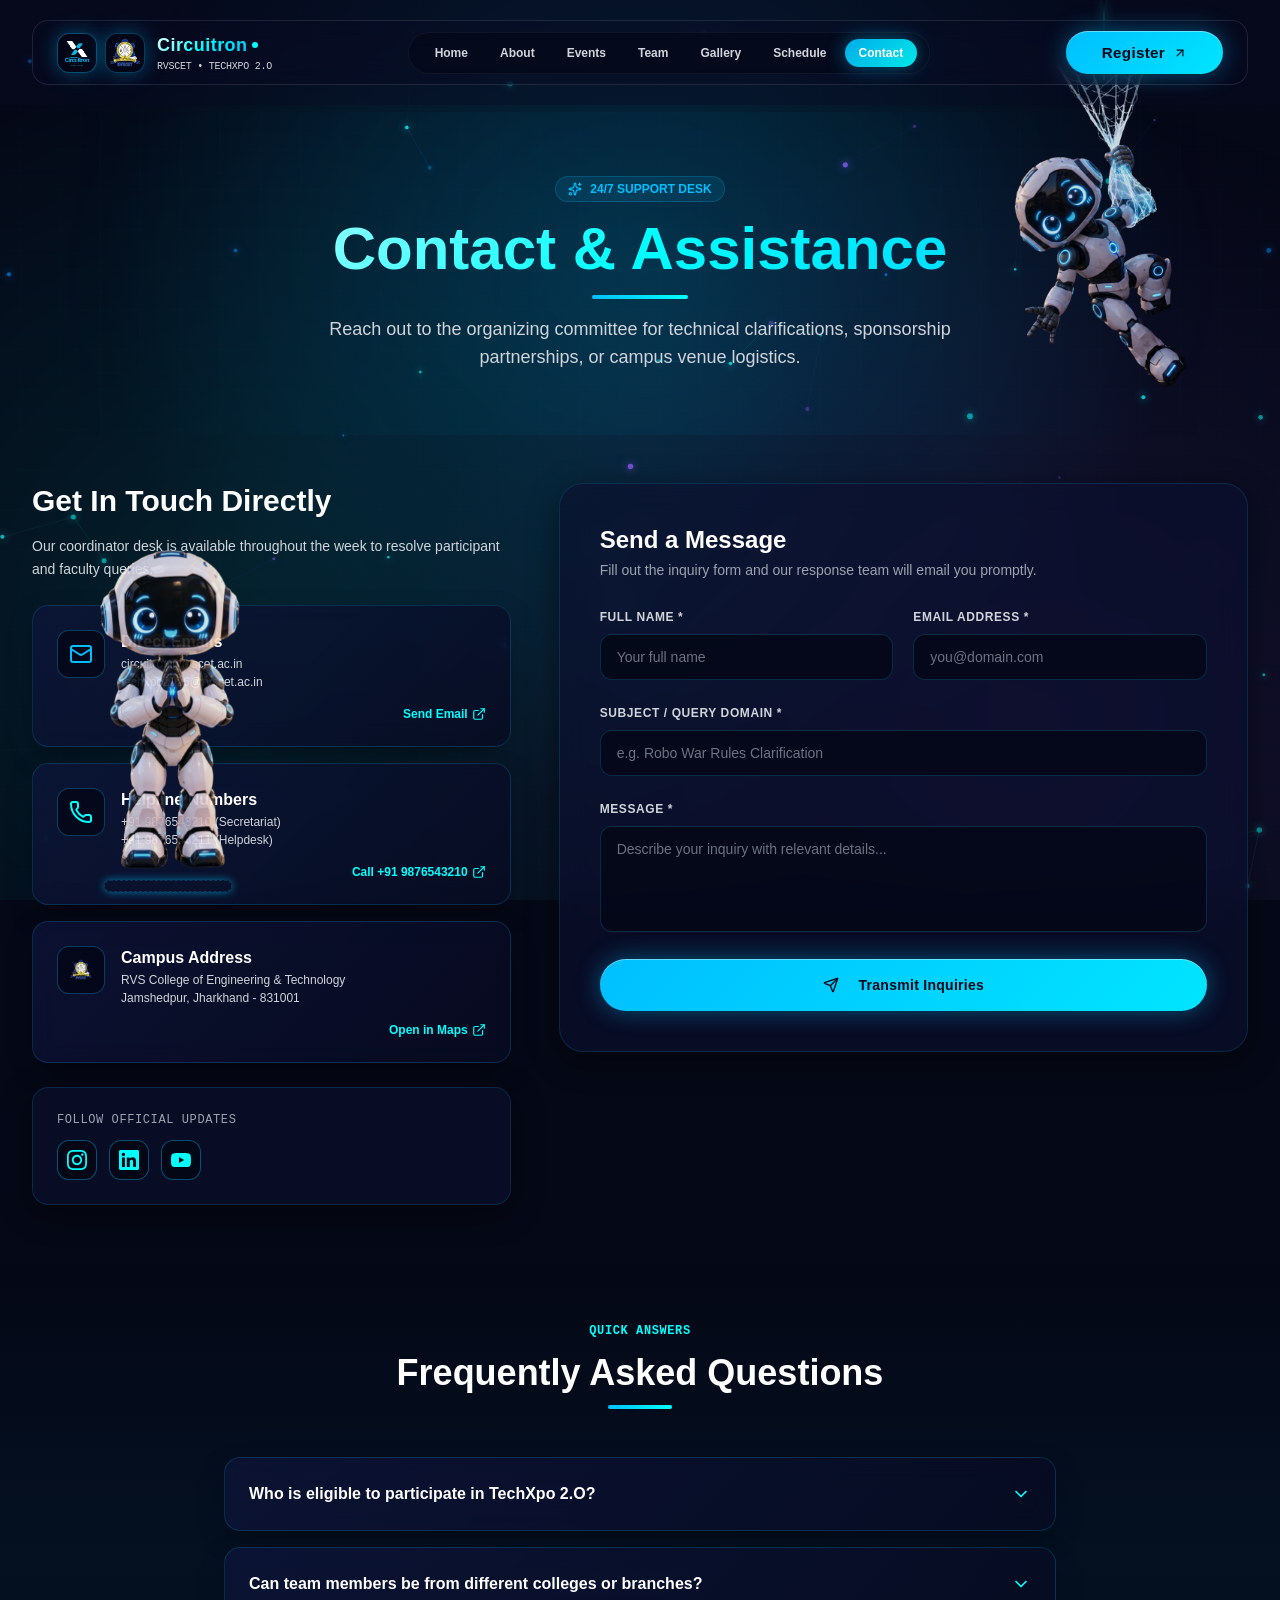
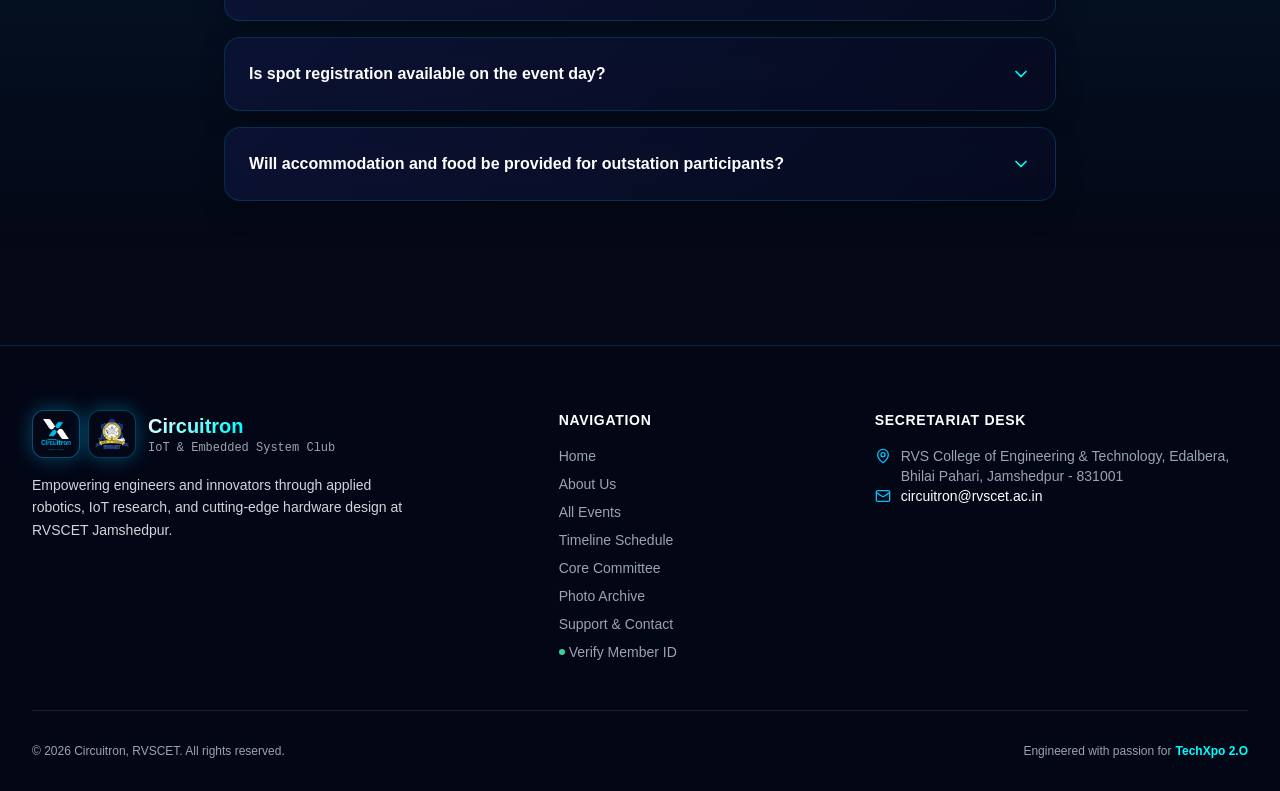
<file: pages/contact.html>
<!doctype html>
<html lang="en">
  <head>
    <meta charset="UTF-8" />
    <meta name="viewport" content="width=device-width, initial-scale=1.0, maximum-scale=5.0" />
    <meta name="theme-color" content="#050816" />
        <!-- Security & Integrity Headers (Anti-Tampering & XSS Shield) -->
    <meta http-equiv="Content-Security-Policy" content="default-src 'self'; script-src 'self' 'unsafe-inline' https://fonts.googleapis.com; style-src 'self' 'unsafe-inline' https://fonts.googleapis.com; font-src 'self' https://fonts.gstatic.com data:; img-src 'self' data: https:; connect-src 'self'; frame-ancestors 'none'; base-uri 'self';" />
    <meta http-equiv="X-Frame-Options" content="DENY" />
    <meta http-equiv="X-Content-Type-Options" content="nosniff" />
    <meta name="referrer" content="strict-origin-when-cross-origin" />
    <meta http-equiv="Permissions-Policy" content="camera=(), microphone=(), geolocation=()" />
    <meta name="description" content="Contact the Circuitron organizing secretariat at RVSCET for event inquiries, registrations, and sponsorship." />
    <title>Contact &amp; Assistance | TechXpo 2.O</title>
    <link rel="icon" type="image/svg+xml" href="../logo.svg" />
    <link rel="icon" type="image/png" href="../favicon.png" />
    <link rel="shortcut icon" href="../favicon.ico" />
    <link rel="apple-touch-icon" href="../logo.png" />
    <link rel="preconnect" href="https://fonts.googleapis.com" />
    <link rel="preconnect" href="https://fonts.gstatic.com" crossorigin />
    <link href="https://fonts.googleapis.com/css2?family=Orbitron:wght@400;700;800;900&family=Poppins:wght@300;400;500;600;700;800&display=swap" rel="stylesheet" />
    <link rel="stylesheet" href="../css/style.css" />
  </head>
  <body class="bg-[#050816] text-white font-poppins selection:bg-accent selection:text-darkNavy relative min-h-screen overflow-x-hidden">
    <!-- Top Scroll Progress Bar -->
    <div class="fixed top-0 left-0 right-0 h-[2.5px] z-[100] pointer-events-none bg-transparent">
      <div id="scroll-progress-bar" class="h-full bg-gradient-to-r from-primary via-accent to-cyberPurple origin-left shadow-[0_0_12px_rgba(0,191,255,0.8)]" style="width: 0%;"></div>
    </div>

    <!-- Spotlight Follower -->
    <div id="cyber-spotlight" class="fixed inset-0 pointer-events-none select-none overflow-hidden" style="z-index: 0;" aria-hidden="true"></div>

    <!-- Background Grids & Canvases -->
    <canvas id="particles-canvas" class="fixed inset-0 pointer-events-none" style="z-index: 1;"></canvas>
    <div class="fixed inset-0 circuit-bg opacity-30 pointer-events-none" style="z-index: 0;"></div>
    <div class="fixed inset-0 circuit-bg-glow pointer-events-none" style="z-index: 0;"></div>

    <!-- Robot Mascots -->
    <div id="mascot-swing-bot" class="fixed top-12 sm:top-16 right-2 sm:right-4 md:right-8 lg:right-12 w-20 sm:w-44 md:w-56 lg:w-64 max-w-[28vw] pointer-events-none select-none group z-40" style="z-index: 40;" title="Click me!">
      <div class="absolute -top-16 left-1/2 -translate-x-1/2 w-[2px] h-20 bg-gradient-to-b from-transparent via-cyan-400 to-accent opacity-70 shadow-[0_0_10px_#00ffff] animate-pulse pointer-events-none"></div>
      <div id="mascot-swing-bubble" class="hidden absolute -bottom-10 right-0 z-50 px-3 py-1.5 rounded-xl bg-darkNavy/95 border border-cyan-400/80 shadow-[0_0_20px_rgba(0,255,255,0.5)] text-[10px] font-orbitron font-bold text-accent whitespace-nowrap flex items-center space-x-1.5 pointer-events-none">
        <i data-lucide="zap" class="w-3 h-3 text-cyan-300"></i>
        <span>SWINGING INTO 30.NOV.2026!</span>
      </div>
      <div class="swing-idle relative w-full pointer-events-auto cursor-pointer">
        <img src="../assets/bot-swing.png" alt="Spider Bot" class="w-full h-auto object-contain filter drop-shadow-[0_0_20px_rgba(0,191,255,0.6)] group-hover:drop-shadow-[0_0_30px_rgba(0,255,255,0.9)] opacity-90 group-hover:opacity-100 transition-all duration-300" />
      </div>
    </div>

    <div id="mascot-welcome-bot" class="fixed bottom-4 md:bottom-8 left-2 sm:left-4 md:left-8 lg:left-12 w-20 sm:w-36 md:w-52 lg:w-60 max-w-[28vw] pointer-events-none select-none group perspective-1000 z-40" style="z-index: 40;" title="Click me!">
      <div id="mascot-welcome-bubble" class="hidden absolute -top-12 left-0 z-50 px-3 py-1.5 rounded-xl bg-darkNavy/95 border border-primary/80 shadow-[0_0_20px_rgba(0,191,255,0.5)] text-[10px] font-orbitron font-bold text-white whitespace-nowrap flex items-center space-x-1.5 pointer-events-none">
        <i data-lucide="bot" class="w-3 h-3 text-primary"></i>
        <span>CIRCUITRON BOT: WELCOME!</span>
      </div>
      <div class="welcome-idle relative w-full preserve-3d pointer-events-auto cursor-pointer">
        <img src="../assets/bot-welcome.png" alt="Welcome Bot" class="w-full h-auto object-contain filter drop-shadow-[0_0_20px_rgba(0,191,255,0.55)] group-hover:drop-shadow-[0_0_30px_rgba(0,191,255,0.9)] opacity-90 group-hover:opacity-100 transition-all duration-300" />
        <div class="absolute -bottom-2 left-1/2 -translate-x-1/2 w-20 sm:w-32 h-3 rounded-full border border-primary/40 border-dashed animate-spin-slow opacity-60 shadow-[0_0_8px_#00bfff]"></div>
      </div>
    </div>

    <!-- Navigation Header -->
    <header id="main-nav" class="fixed top-0 left-0 right-0 z-50 transition-all duration-300 py-4 sm:py-5">
      <div class="max-w-7xl mx-auto px-4 sm:px-6 lg:px-8">
        <nav class="flex items-center justify-between px-2.5 sm:px-6 py-2 sm:py-2.5 rounded-2xl bg-secondary/40 backdrop-blur-md border border-white/10 transition-all duration-300">
          <a href="../index.html" class="flex items-center space-x-2 sm:space-x-3 group min-w-0 flex-shrink">
            <div class="flex items-center space-x-1.5 sm:space-x-2 flex-shrink-0">
              <div class="relative w-8 h-8 sm:w-10 sm:h-10 rounded-xl overflow-hidden p-0.5 border border-primary/40 group-hover:border-accent transition-all duration-300 bg-darkNavy/80 flex items-center justify-center shadow-neon">
                <img src="../logo.png" alt="Circuitron Logo" class="w-full h-full object-contain" />
              </div>
              <div class="flex relative w-8 h-8 sm:w-10 sm:h-10 rounded-xl overflow-hidden p-0.5 border border-primary/30 group-hover:border-accent transition-all duration-300 bg-darkNavy/80 items-center justify-center shadow-neon">
                <img src="../assets/rvscet-logo.png" alt="RVSCET Logo" class="w-full h-full object-contain" />
              </div>
            </div>
            <div class="min-w-0">
              <div class="flex items-center space-x-1">
                <span class="font-orbitron font-extrabold text-xs xs:text-sm sm:text-lg gradient-text tracking-wide whitespace-nowrap">Circuitron</span>
                <span class="w-1.5 h-1.5 rounded-full bg-accent animate-pulse flex-shrink-0"></span>
              </div>
              <p class="text-[8px] xs:text-[9px] sm:text-[10px] text-gray-300 font-mono tracking-tight block whitespace-nowrap font-medium">RVSCET &bull; TECHXPO 2.O</p>
            </div>
          </a>

          <div class="hidden lg:flex items-center space-x-1 bg-darkNavy/60 px-3 py-1.5 rounded-full border border-white/5">
            <a href="../index.html" class="nav-link px-3.5 py-1.5 text-xs font-semibold rounded-full text-gray-300 hover:text-white transition-colors">Home</a>
            <a href="about.html" class="nav-link px-3.5 py-1.5 text-xs font-semibold rounded-full text-gray-300 hover:text-white transition-colors">About</a>
            <a href="events.html" class="nav-link px-3.5 py-1.5 text-xs font-semibold rounded-full text-gray-300 hover:text-white transition-colors">Events</a>
            <a href="team.html" class="nav-link px-3.5 py-1.5 text-xs font-semibold rounded-full text-gray-300 hover:text-white transition-colors">Team</a>
            <a href="gallery.html" class="nav-link px-3.5 py-1.5 text-xs font-semibold rounded-full text-gray-300 hover:text-white transition-colors">Gallery</a>
            <a href="schedule.html" class="nav-link px-3.5 py-1.5 text-xs font-semibold rounded-full text-gray-300 hover:text-white transition-colors">Schedule</a>
            <a href="contact.html" class="nav-link px-3.5 py-1.5 text-xs font-semibold rounded-full text-gray-300 hover:text-white transition-colors">Contact</a>
          </div>

          <div class="hidden sm:flex items-center space-x-3">
            <a href="https://forms.gle/mNU3damnJBMfnmSU7" target="_blank" rel="noopener noreferrer" rel="noopener noreferrer" class="btn-primary text-xs py-2 px-5 font-bold">
              <span>Register</span>
              <i data-lucide="arrow-up-right" class="w-3.5 h-3.5"></i>
            </a>
          </div>

          <div class="lg:hidden flex items-center space-x-1.5 sm:space-x-2 flex-shrink-0">
            <a href="https://forms.gle/mNU3damnJBMfnmSU7" target="_blank" rel="noopener noreferrer" rel="noopener noreferrer" class="sm:hidden inline-flex items-center justify-center text-[10px] xs:text-[11px] font-bold font-orbitron py-1 px-2.5 xs:px-3 rounded-full bg-gradient-to-r from-primary to-accent text-darkNavy shadow-neon flex-shrink-0">Register</a>
            <button id="mobile-menu-btn" class="p-1.5 sm:p-2.5 min-w-[34px] min-h-[34px] sm:min-w-[40px] sm:min-h-[40px] flex items-center justify-center rounded-xl bg-darkNavy/80 border border-primary/20 text-gray-300 hover:text-white focus:outline-none flex-shrink-0" aria-label="Toggle menu">
              <i id="menu-icon" data-lucide="menu" class="w-4 h-4 sm:w-5 sm:h-5"></i>
              <i id="close-icon" data-lucide="x" class="w-4 h-4 sm:w-5 sm:h-5 hidden"></i>
            </button>
          </div>
        </nav>
      </div>

      <div id="mobile-menu" class="hidden lg:hidden max-w-7xl mx-auto px-4 mt-2">
        <div class="bg-darkNavy/95 backdrop-blur-xl p-4 sm:p-5 rounded-2xl border border-primary/30 space-y-2 shadow-2xl">
          <a href="../index.html" class="block px-4 py-3 rounded-xl text-sm font-semibold text-gray-300 hover:text-white hover:bg-white/5">Home</a>
          <a href="about.html" class="block px-4 py-3 rounded-xl text-sm font-semibold text-gray-300 hover:text-white hover:bg-white/5">About</a>
          <a href="events.html" class="block px-4 py-3 rounded-xl text-sm font-semibold text-gray-300 hover:text-white hover:bg-white/5">Events</a>
          <a href="team.html" class="block px-4 py-3 rounded-xl text-sm font-semibold text-gray-300 hover:text-white hover:bg-white/5">Team</a>
          <a href="gallery.html" class="block px-4 py-3 rounded-xl text-sm font-semibold text-gray-300 hover:text-white hover:bg-white/5">Gallery</a>
          <a href="schedule.html" class="block px-4 py-3 rounded-xl text-sm font-semibold text-gray-300 hover:text-white hover:bg-white/5">Schedule</a>
          <a href="contact.html" class="block px-4 py-3 rounded-xl text-sm font-semibold text-gray-300 hover:text-white hover:bg-white/5">Contact</a>
        </div>
      </div>
    </header>

    <!-- Main Content -->
    <main class="relative z-10 min-h-screen pt-28 pb-20">
      <!-- Section Header -->
      <section class="relative py-16 overflow-hidden">
        <div class="absolute inset-0 circuit-bg opacity-30"></div>
        <div class="absolute top-1/2 left-1/2 -translate-x-1/2 -translate-y-1/2 w-[600px] h-[350px] bg-primary/10 rounded-full blur-[140px] pointer-events-none"></div>

        <div class="relative z-10 max-w-7xl mx-auto px-4 sm:px-6 lg:px-8 text-center space-y-4">
          <div class="inline-flex items-center space-x-2 px-3 py-1 rounded-full bg-primary/10 border border-primary/20 text-xs font-semibold text-primary">
            <i data-lucide="sparkles" class="w-3.5 h-3.5"></i>
            <span>24/7 SUPPORT DESK</span>
          </div>
          <h1 class="text-4xl sm:text-6xl font-black font-orbitron gradient-text">Contact &amp; Assistance</h1>
          <div class="w-24 h-1 bg-gradient-to-r from-primary to-accent mx-auto rounded-full"></div>
          <p class="text-gray-300 max-w-2xl mx-auto text-base sm:text-lg">Reach out to the organizing committee for technical clarifications, sponsorship partnerships, or campus venue logistics.</p>
        </div>
      </section>

      <!-- Main Info & Inquiry Form Grid -->
      <section class="py-12">
        <div class="max-w-7xl mx-auto px-4 sm:px-6 lg:px-8">
          <div class="grid grid-cols-1 lg:grid-cols-12 gap-12 items-start">
            
            <!-- Info Cards Column -->
            <div class="lg:col-span-5 space-y-6">
              <div class="space-y-4">
                <h2 class="text-3xl font-black font-orbitron text-white">Get In Touch Directly</h2>
                <p class="text-gray-300 text-sm leading-relaxed">Our coordinator desk is available throughout the week to resolve participant and faculty queries.</p>
              </div>

              <div class="space-y-4">
                <!-- Card 1: Email -->
                <div class="glass-card p-6 rounded-2xl border border-primary/20 flex flex-col justify-between">
                  <div class="flex items-start space-x-4 mb-4">
                    <div class="w-12 h-12 rounded-xl bg-darkNavy/80 border border-primary/30 flex items-center justify-center flex-shrink-0">
                      <i data-lucide="mail" class="w-6 h-6 text-primary"></i>
                    </div>
                    <div>
                      <h3 class="font-bold font-orbitron text-white text-base">Direct Emails</h3>
                      <p class="text-gray-300 text-xs mt-0.5">circuitron@rvscet.ac.in</p>
                      <p class="text-gray-300 text-xs mt-0.5">techxpo2026@rvscet.ac.in</p>
                    </div>
                  </div>
                  <a href="mailto:circuitron@rvscet.ac.in" class="inline-flex items-center space-x-1 text-xs font-semibold text-accent hover:underline self-end">
                    <span>Send Email</span>
                    <i data-lucide="external-link" class="w-3.5 h-3.5"></i>
                  </a>
                </div>

                <!-- Card 2: Phone -->
                <div class="glass-card p-6 rounded-2xl border border-primary/20 flex flex-col justify-between">
                  <div class="flex items-start space-x-4 mb-4">
                    <div class="w-12 h-12 rounded-xl bg-darkNavy/80 border border-primary/30 flex items-center justify-center flex-shrink-0">
                      <i data-lucide="phone" class="w-6 h-6 text-accent"></i>
                    </div>
                    <div>
                      <h3 class="font-bold font-orbitron text-white text-base">Helpline Numbers</h3>
                      <p class="text-gray-300 text-xs mt-0.5"><a href="tel:+919876543210" class="hover:text-accent transition-colors">+91 9876543210</a> (Secretariat)</p>
                      <p class="text-gray-300 text-xs mt-0.5"><a href="tel:+919876543211" class="hover:text-accent transition-colors">+91 9876543211</a> (Helpdesk)</p>
                    </div>
                  </div>
                  <a href="tel:+919876543210" class="inline-flex items-center space-x-1 text-xs font-semibold text-accent hover:underline self-end">
                    <span>Call +91 9876543210</span>
                    <i data-lucide="external-link" class="w-3.5 h-3.5"></i>
                  </a>
                </div>

                <!-- Card 3: Address -->
                <div class="glass-card p-6 rounded-2xl border border-primary/20 flex flex-col justify-between">
                  <div class="flex items-start space-x-4 mb-4">
                    <div class="w-12 h-12 rounded-xl bg-darkNavy/80 border border-primary/30 flex items-center justify-center flex-shrink-0">
                      <img src="../assets/rvscet-logo.png" alt="RVSCET" class="w-6 h-6 object-contain" />
                    </div>
                    <div>
                      <h3 class="font-bold font-orbitron text-white text-base">Campus Address</h3>
                      <p class="text-gray-300 text-xs mt-0.5">RVS College of Engineering &amp; Technology</p>
                      <p class="text-gray-300 text-xs mt-0.5">Jamshedpur, Jharkhand - 831001</p>
                    </div>
                  </div>
                  <a href="https://maps.google.com/?q=RVSCET+Jamshedpur" target="_blank" rel="noopener noreferrer" rel="noopener noreferrer" class="inline-flex items-center space-x-1 text-xs font-semibold text-accent hover:underline self-end">
                    <span>Open in Maps</span>
                    <i data-lucide="external-link" class="w-3.5 h-3.5"></i>
                  </a>
                </div>
              </div>

              <!-- Social Channels -->
              <div class="glass-panel p-6 rounded-2xl border border-primary/20 space-y-3">
                <h4 class="text-xs font-mono uppercase tracking-wider text-gray-400">Follow Official Updates</h4>
                <div class="flex items-center space-x-3">
                  <a href="https://www.instagram.com/circuitron.rvscet?igsh=MTlodTUweno3YjN5bQ==" target="_blank" rel="noopener noreferrer" rel="noopener noreferrer" aria-label="Instagram" class="w-10 h-10 rounded-xl bg-darkNavy border border-primary/40 flex items-center justify-center text-accent hover:text-white hover:bg-primary/20 hover:border-accent hover:shadow-neon transition-all duration-200">
                    <svg class="w-5 h-5 fill-current" viewBox="0 0 24 24"><path d="M12 0C8.74 0 8.333.015 7.053.072 5.775.132 4.905.333 4.14.63c-.789.306-1.459.717-2.126 1.384S.935 3.35.63 4.14C.333 4.905.131 5.775.072 7.053.012 8.333 0 8.74 0 12s.015 3.667.072 4.947c.06 1.277.261 2.148.558 2.913.306.788.717 1.459 1.384 2.126.667.666 1.336 1.079 2.126 1.384.766.296 1.636.499 2.913.558C8.333 23.988 8.74 24 12 24s3.667-.015 4.947-.072c1.277-.06 2.148-.262 2.913-.558.788-.306 1.459-.718 2.126-1.384.666-.667 1.079-1.335 1.384-2.126.296-.765.499-1.636.558-2.913.06-1.28.072-1.687.072-4.947s-.015-3.667-.072-4.947c-.06-1.277-.262-2.149-.558-2.913-.306-.789-.718-1.459-1.384-2.126C21.319 1.347 20.651.935 19.86.63c-.765-.297-1.636-.499-2.913-.558C15.667.012 15.26 0 12 0zm0 2.16c3.203 0 3.585.016 4.85.071 1.17.055 1.805.249 2.227.415.562.217.96.477 1.382.896.419.42.679.819.896 1.381.164.422.36 1.057.413 2.227.057 1.266.07 1.646.07 4.85s-.015 3.585-.074 4.85c-.061 1.17-.256 1.805-.421 2.227-.224.562-.479.96-.899 1.382-.419.419-.824.679-1.38.896-.42.164-1.065.36-2.235.413-1.274.057-1.649.07-4.859.07-3.211 0-3.586-.015-4.859-.074-1.171-.061-1.816-.256-2.236-.421-.569-.224-.96-.479-1.379-.899-.421-.419-.69-.824-.9-1.38-.165-.42-.359-1.065-.42-2.235-.045-1.26-.061-1.649-.061-4.844 0-3.196.016-3.586.061-4.861.061-1.17.255-1.814.42-2.234.21-.57.479-.96.9-1.381.419-.419.81-.689 1.379-.898.42-.166 1.051-.361 2.221-.421 1.275-.045 1.65-.06 4.859-.06l.045.03zm0 3.678c-3.405 0-6.162 2.76-6.162 6.162 0 3.405 2.76 6.162 6.162 6.162 3.405 0 6.162-2.76 6.162-6.162 0-3.405-2.76-6.162-6.162-6.162zM12 16c-2.21 0-4-1.79-4-4s1.79-4 4-4 4 1.79 4 4-1.79 4-4 4zm7.846-10.405c0-.795-.646-1.44-1.44-1.44-.795 0-1.44.646-1.44 1.44 0 .794.646 1.439 1.44 1.439.793-.001 1.44-.645 1.44-1.439z"/></svg>
                  </a>
                  <a href="https://www.linkedin.com/school/rvs-college-of-engineering-&-technology/" target="_blank" rel="noopener noreferrer" rel="noopener noreferrer" aria-label="LinkedIn" class="w-10 h-10 rounded-xl bg-darkNavy border border-primary/40 flex items-center justify-center text-accent hover:text-white hover:bg-primary/20 hover:border-accent hover:shadow-neon transition-all duration-200">
                    <svg class="w-5 h-5 fill-current" viewBox="0 0 24 24"><path d="M20.447 20.452h-3.554v-5.569c0-1.328-.027-3.037-1.852-3.037-1.853 0-2.136 1.445-2.136 2.939v5.667H9.351V9h3.414v1.561h.046c.477-.9 1.637-1.85 3.37-1.85 3.601 0 4.267 2.37 4.267 5.455v6.286zM5.337 7.433c-1.144 0-2.063-.926-2.063-2.065 0-1.138.92-2.063 2.063-2.063 1.14 0 2.064.925 2.064 2.063 0 1.139-.925 2.065-2.064 2.065zm1.782 13.019H3.555V9h3.564v11.452zM22.225 0H1.771C.792 0 0 .774 0 1.729v20.542C0 23.227.792 24 1.771 24h20.451C23.2 24 24 23.227 24 22.271V1.729C24 .774 23.2 0 22.222 0h.003z"/></svg>
                  </a>
                  <a href="https://www.youtube.com/@RVSCETJamshedpurOfficial" target="_blank" rel="noopener noreferrer" rel="noopener noreferrer" aria-label="YouTube" class="w-10 h-10 rounded-xl bg-darkNavy border border-primary/40 flex items-center justify-center text-accent hover:text-white hover:bg-primary/20 hover:border-accent hover:shadow-neon transition-all duration-200">
                    <svg class="w-5 h-5 fill-current" viewBox="0 0 24 24"><path d="M23.498 6.186a3.016 3.016 0 0 0-2.122-2.136C19.505 3.545 12 3.545 12 3.545s-7.505 0-9.377.505A3.017 3.017 0 0 0 .502 6.186C0 8.07 0 12 0 12s0 3.93.502 5.814a3.016 3.016 0 0 0 2.122 2.136c1.871.505 9.376.505 9.376.505s7.505 0 9.377-.505a3.015 3.015 0 0 0 2.122-2.136C24 15.93 24 12 24 12s0-3.93-.502-5.814zM9.545 15.568V8.432L15.818 12l-6.273 3.568z"/></svg>
                  </a>
                </div>
              </div>
            </div>

            <!-- Form Column -->
            <div class="lg:col-span-7">
              <div class="glass-panel p-5 sm:p-10 rounded-2xl sm:rounded-3xl border border-primary/30 shadow-2xl space-y-5 sm:space-y-6">
                <div>
                  <h3 class="text-xl sm:text-2xl font-black font-orbitron text-white">Send a Message</h3>
                  <p class="text-gray-400 text-xs sm:text-sm mt-1">Fill out the inquiry form and our response team will email you promptly.</p>
                </div>

                <div class="contact-success-box hidden p-6 sm:p-8 rounded-2xl bg-emerald-500/10 border border-emerald-500/30 text-center space-y-3">
                  <i data-lucide="check-circle-2" class="w-10 h-10 sm:w-12 sm:h-12 text-emerald-400 mx-auto"></i>
                  <h4 class="text-lg sm:text-xl font-bold font-orbitron text-white">Message Received!</h4>
                  <p class="text-gray-300 text-xs sm:text-sm">Thank you for contacting Circuitron. A coordinator will reply via email shortly.</p>
                </div>

                <form class="contact-form space-y-4 sm:space-y-5">
                <!-- Security Honeypot: Anti-Bot Spam Shield -->
                <div style="display:none !important;" aria-hidden="true">
                  <input type="text" name="_security_trap" tabindex="-1" autocomplete="off" />
                </div>
                  <div class="grid grid-cols-1 sm:grid-cols-2 gap-4 sm:gap-5">
                    <div class="space-y-1.5">
                      <label class="text-[11px] sm:text-xs font-semibold text-gray-300 uppercase tracking-wider">Full Name *</label>
                      <input type="text" name="name" required placeholder="Your full name" class="w-full px-3.5 py-2.5 sm:px-4 sm:py-3 bg-darkNavy/80 border border-primary/20 rounded-xl text-white placeholder-gray-500 focus:outline-none focus:border-accent text-xs sm:text-sm" />
                    </div>
                    <div class="space-y-1.5">
                      <label class="text-[11px] sm:text-xs font-semibold text-gray-300 uppercase tracking-wider">Email Address *</label>
                      <input type="email" name="email" required placeholder="you@domain.com" class="w-full px-3.5 py-2.5 sm:px-4 sm:py-3 bg-darkNavy/80 border border-primary/20 rounded-xl text-white placeholder-gray-500 focus:outline-none focus:border-accent text-xs sm:text-sm" />
                    </div>
                  </div>

                  <div class="space-y-1.5">
                    <label class="text-[11px] sm:text-xs font-semibold text-gray-300 uppercase tracking-wider">Subject / Query Domain *</label>
                    <input type="text" name="subject" required placeholder="e.g. Robo War Rules Clarification" class="w-full px-3.5 py-2.5 sm:px-4 sm:py-3 bg-darkNavy/80 border border-primary/20 rounded-xl text-white placeholder-gray-500 focus:outline-none focus:border-accent text-xs sm:text-sm" />
                  </div>

                  <div class="space-y-1.5">
                    <label class="text-[11px] sm:text-xs font-semibold text-gray-300 uppercase tracking-wider">Message *</label>
                    <textarea name="message" required rows="4" placeholder="Describe your inquiry with relevant details..." class="w-full px-3.5 py-2.5 sm:px-4 sm:py-3 bg-darkNavy/80 border border-primary/20 rounded-xl text-white placeholder-gray-500 focus:outline-none focus:border-accent text-xs sm:text-sm resize-none"></textarea>
                  </div>

                  <button type="submit" class="w-full btn-primary py-3 sm:py-4 text-xs sm:text-sm font-bold min-h-[44px] flex items-center justify-center space-x-1.5">
                    <i data-lucide="send" class="w-4 h-4 mr-1.5"></i>
                    <span>Transmit Inquiries</span>
                  </button>
                </form>
              </div>
            </div>

          </div>
        </div>
      </section>

      <!-- FAQ Accordion Section -->
      <section class="py-16 bg-gradient-to-b from-transparent via-primary/5 to-transparent">
        <div class="max-w-4xl mx-auto px-4 sm:px-6 lg:px-8">
          <div class="text-center space-y-3 mb-12">
            <span class="text-xs font-mono uppercase tracking-wider text-accent font-semibold">QUICK ANSWERS</span>
            <h2 class="text-3xl sm:text-4xl font-black font-orbitron text-white">Frequently Asked Questions</h2>
            <div class="w-16 h-1 bg-gradient-to-r from-primary to-accent mx-auto rounded-full"></div>
          </div>

          <div class="space-y-4">
            <!-- FAQ 1 -->
            <div class="faq-item glass-card rounded-2xl border border-primary/20 overflow-hidden">
              <button class="faq-trigger w-full p-4 sm:p-6 text-left flex items-center justify-between space-x-3 sm:space-x-4 focus:outline-none min-h-[48px]">
                <span class="font-orbitron font-bold text-white text-xs sm:text-base">Who is eligible to participate in TechXpo 2.O?</span>
                <i data-lucide="chevron-down" class="faq-chevron w-4 h-4 sm:w-5 sm:h-5 text-accent flex-shrink-0 transition-transform duration-300"></i>
              </button>
              <div class="faq-content hidden px-4 pb-4 sm:px-6 sm:pb-6 text-xs sm:text-sm text-gray-300 leading-relaxed border-t border-white/5 pt-3 sm:pt-4">
                TechXpo 2.O is open to all bona-fide students currently enrolled in B.Tech, Diploma, BCA/MCA, or B.Sc programs across recognized universities and polytechnics.
              </div>
            </div>

            <!-- FAQ 2 -->
            <div class="faq-item glass-card rounded-2xl border border-primary/20 overflow-hidden">
              <button class="faq-trigger w-full p-4 sm:p-6 text-left flex items-center justify-between space-x-3 sm:space-x-4 focus:outline-none min-h-[48px]">
                <span class="font-orbitron font-bold text-white text-xs sm:text-base">Can team members be from different colleges or branches?</span>
                <i data-lucide="chevron-down" class="faq-chevron w-4 h-4 sm:w-5 sm:h-5 text-accent flex-shrink-0 transition-transform duration-300"></i>
              </button>
              <div class="faq-content hidden px-4 pb-4 sm:px-6 sm:pb-6 text-xs sm:text-sm text-gray-300 leading-relaxed border-t border-white/5 pt-3 sm:pt-4">
                Yes! Inter-departmental and inter-collegiate teams are permitted for both Project Exhibition and Robotics competitions (Robo War, Robo Race).
              </div>
            </div>

            <!-- FAQ 3 -->
            <div class="faq-item glass-card rounded-2xl border border-primary/20 overflow-hidden">
              <button class="faq-trigger w-full p-4 sm:p-6 text-left flex items-center justify-between space-x-3 sm:space-x-4 focus:outline-none min-h-[48px]">
                <span class="font-orbitron font-bold text-white text-xs sm:text-base">Is spot registration available on the event day?</span>
                <i data-lucide="chevron-down" class="faq-chevron w-4 h-4 sm:w-5 sm:h-5 text-accent flex-shrink-0 transition-transform duration-300"></i>
              </button>
              <div class="faq-content hidden px-4 pb-4 sm:px-6 sm:pb-6 text-xs sm:text-sm text-gray-300 leading-relaxed border-t border-white/5 pt-3 sm:pt-4">
                While spot registration may be accommodated subject to slot availability, we strongly recommend registering in advance via our online forms to guarantee team slots and arena test windows.
              </div>
            </div>

            <!-- FAQ 4 -->
            <div class="faq-item glass-card rounded-2xl border border-primary/20 overflow-hidden">
              <button class="faq-trigger w-full p-4 sm:p-6 text-left flex items-center justify-between space-x-3 sm:space-x-4 focus:outline-none min-h-[48px]">
                <span class="font-orbitron font-bold text-white text-xs sm:text-base">Will accommodation and food be provided for outstation participants?</span>
                <i data-lucide="chevron-down" class="faq-chevron w-4 h-4 sm:w-5 sm:h-5 text-accent flex-shrink-0 transition-transform duration-300"></i>
              </button>
              <div class="faq-content hidden px-4 pb-4 sm:px-6 sm:pb-6 text-xs sm:text-sm text-gray-300 leading-relaxed border-t border-white/5 pt-3 sm:pt-4">
                Basic accommodation support and dining facilities within the campus hostels can be arranged on prior request. Reach out to circuitron@rvscet.ac.in for assistance.
              </div>
            </div>
          </div>
        </div>
      </section>
    </main>

    <!-- Footer -->
    <footer class="bg-darkNavy/90 border-t border-primary/20 relative z-20 pt-16 pb-8 overflow-hidden">
      <div class="max-w-7xl mx-auto px-4 sm:px-6 lg:px-8 relative z-10">
        <div class="grid grid-cols-1 md:grid-cols-2 lg:grid-cols-12 gap-12 pb-12 border-b border-white/10">
          <div class="lg:col-span-5 space-y-4">
            <a href="../index.html" class="flex items-center space-x-3">
              <div class="flex items-center space-x-2">
                <div class="w-12 h-12 rounded-xl p-0.5 bg-darkNavy border border-primary/40 shadow-neon flex items-center justify-center overflow-hidden">
                  <img src="../logo.png" alt="Circuitron Logo" class="w-full h-full object-contain" />
                </div>
                <div class="w-12 h-12 rounded-xl p-1 bg-darkNavy border border-primary/30 shadow-neon flex items-center justify-center overflow-hidden">
                  <img src="../assets/rvscet-logo.png" alt="RVSCET Logo" class="w-full h-full object-contain" />
                </div>
              </div>
              <div>
                <h3 class="font-orbitron font-extrabold text-xl gradient-text">Circuitron</h3>
                <p class="text-xs text-gray-400 font-mono">IoT &amp; Embedded System Club</p>
              </div>
            </a>
            <p class="text-gray-300 text-sm leading-relaxed max-w-sm">Empowering engineers and innovators through applied robotics, IoT research, and cutting-edge hardware design at RVSCET Jamshedpur.</p>
          </div>

          <div class="lg:col-span-3 space-y-4">
            <h4 class="text-sm font-bold font-orbitron text-white uppercase tracking-wider">Navigation</h4>
            <ul class="space-y-2 text-sm text-gray-400">
              <li><a href="../index.html" class="hover:text-primary transition-colors">Home</a></li>
              <li><a href="about.html" class="hover:text-primary transition-colors">About Us</a></li>
              <li><a href="events.html" class="hover:text-primary transition-colors">All Events</a></li>
              <li><a href="schedule.html" class="hover:text-primary transition-colors">Timeline Schedule</a></li>
              <li><a href="team.html" class="hover:text-primary transition-colors">Core Committee</a></li>
              <li><a href="gallery.html" class="hover:text-primary transition-colors">Photo Archive</a></li>
              <li><a href="contact.html" class="hover:text-primary transition-colors">Support &amp; Contact</a></li>
              <li><a href="../verify.html?id=TX2-EX-003" class="hover:text-emerald-400 transition-colors flex items-center space-x-1"><span class="w-1.5 h-1.5 rounded-full bg-emerald-400 inline-block"></span><span>Verify Member ID</span></a></li>
            </ul>
          </div>

          <div class="lg:col-span-4 space-y-4">
            <h4 class="text-sm font-bold font-orbitron text-white uppercase tracking-wider">Secretariat Desk</h4>
            <div class="space-y-2.5 text-sm text-gray-400">
              <div class="flex items-start space-x-2.5">
                <i data-lucide="map-pin" class="w-4 h-4 text-primary flex-shrink-0 mt-0.5"></i>
                <span>RVS College of Engineering &amp; Technology, Edalbera, Bhilai Pahari, Jamshedpur - 831001</span>
              </div>
              <div class="flex items-center space-x-2.5">
                <i data-lucide="mail" class="w-4 h-4 text-primary flex-shrink-0"></i>
                <a href="mailto:circuitron@rvscet.ac.in" class="hover:text-primary transition-colors text-white font-medium">circuitron@rvscet.ac.in</a>
              </div>
            </div>
          </div>
        </div>

        <div class="pt-8 flex flex-col sm:flex-row items-center justify-between text-xs text-gray-400 space-y-4 sm:space-y-0">
          <p>&copy; 2026 Circuitron, RVSCET. All rights reserved.</p>
          <p class="flex items-center space-x-1">
            <span>Engineered with passion for</span>
            <span class="text-accent font-semibold">TechXpo 2.O</span>
          </p>
        </div>
      </div>
    </footer>

    <!-- FAB -->
    <div id="scroll-top-fab" class="fixed bottom-4 right-4 sm:bottom-6 sm:right-6 z-50 select-none opacity-0 translate-y-8 pointer-events-none transition-all duration-300">
      <a href="https://forms.gle/mNU3damnJBMfnmSU7" target="_blank" rel="noopener noreferrer" rel="noopener noreferrer" class="group relative flex items-center space-x-2 px-3.5 py-2.5 sm:px-5 sm:py-3.5 rounded-full bg-gradient-to-r from-primary via-accent to-primary bg-[length:200%_auto] text-darkNavy font-black font-orbitron text-[11px] sm:text-xs shadow-neonLg border border-white/20 transition-all duration-300 hover:scale-105">
        <i data-lucide="rocket" class="w-3.5 h-3.5 sm:w-4 sm:h-4 group-hover:-translate-y-0.5 transition-transform"></i>
        <span>Register Now</span>
        <i data-lucide="arrow-up-right" class="w-3 h-3 sm:w-3.5 sm:h-3.5"></i>
      </a>
    </div>

    <script src="../js/lucide.min.js"></script>
    <script src="../js/main.js"></script>
  </body>
</html>
</file>
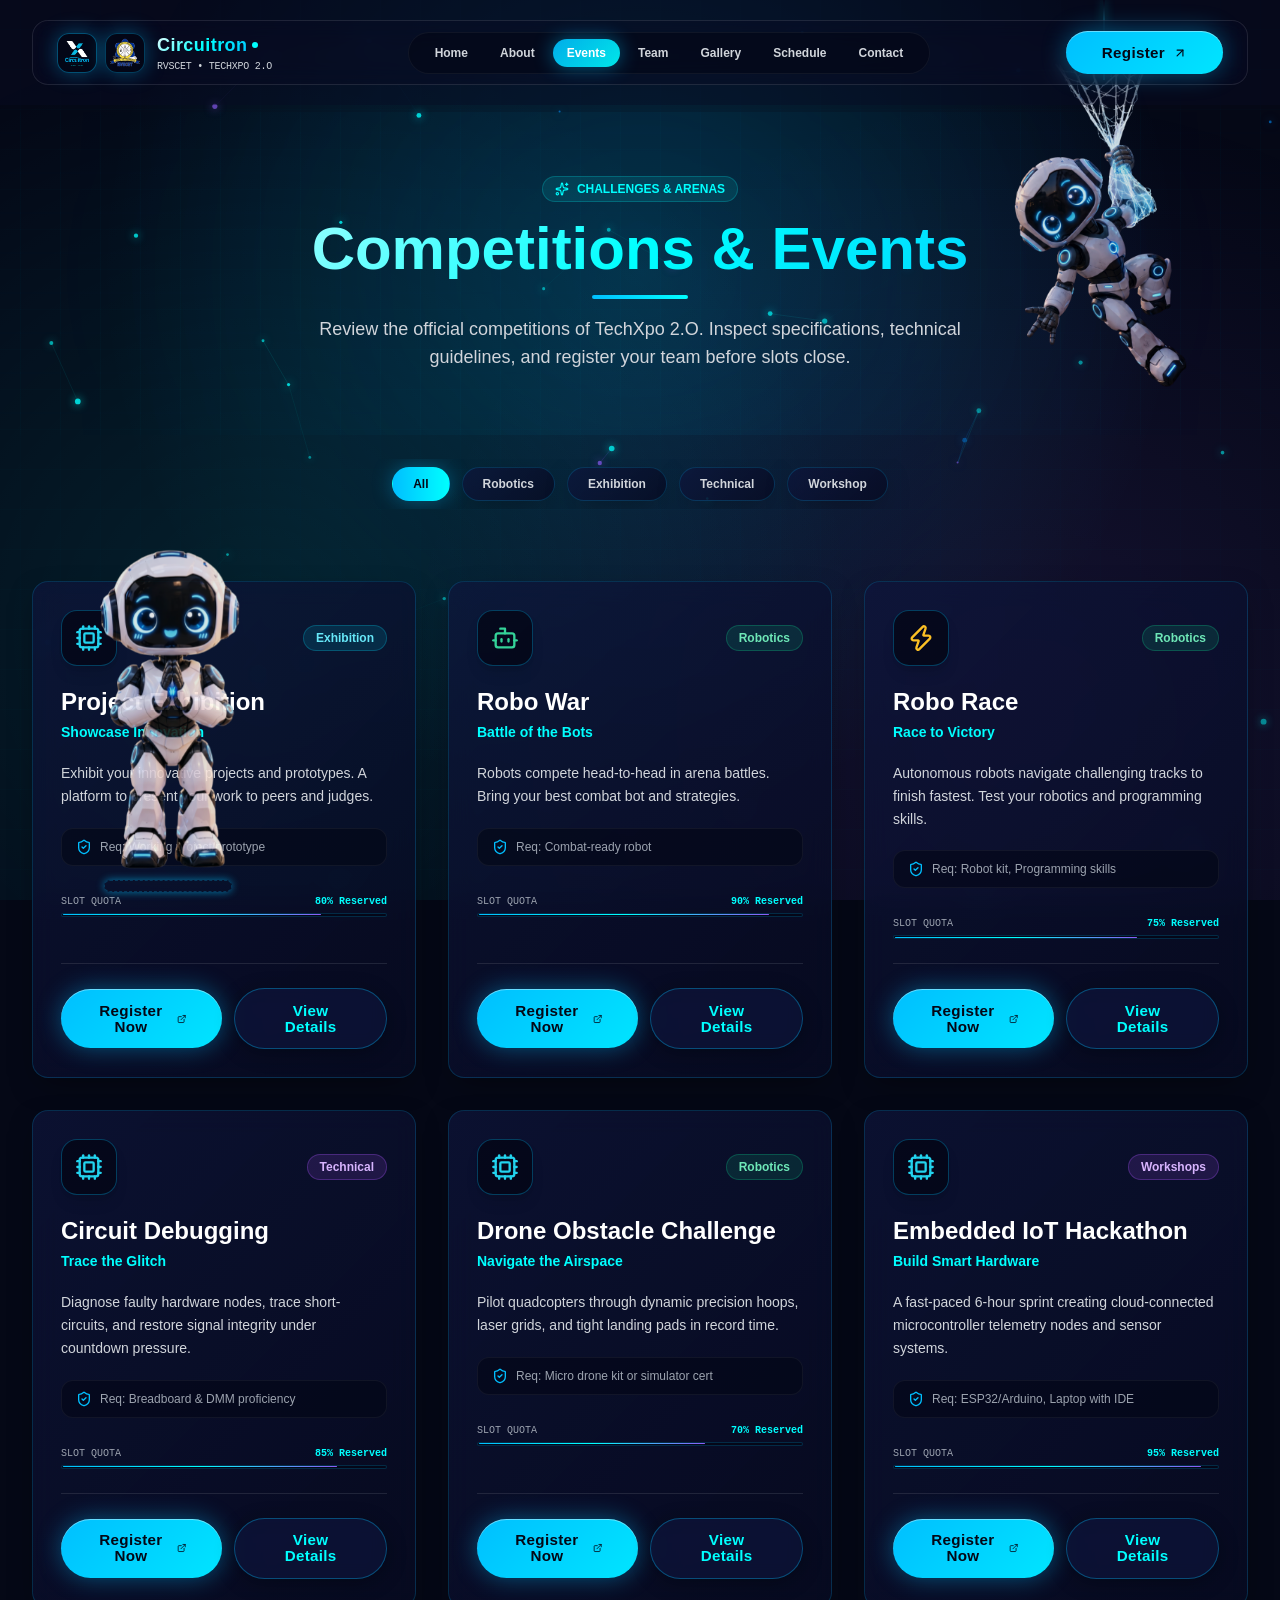
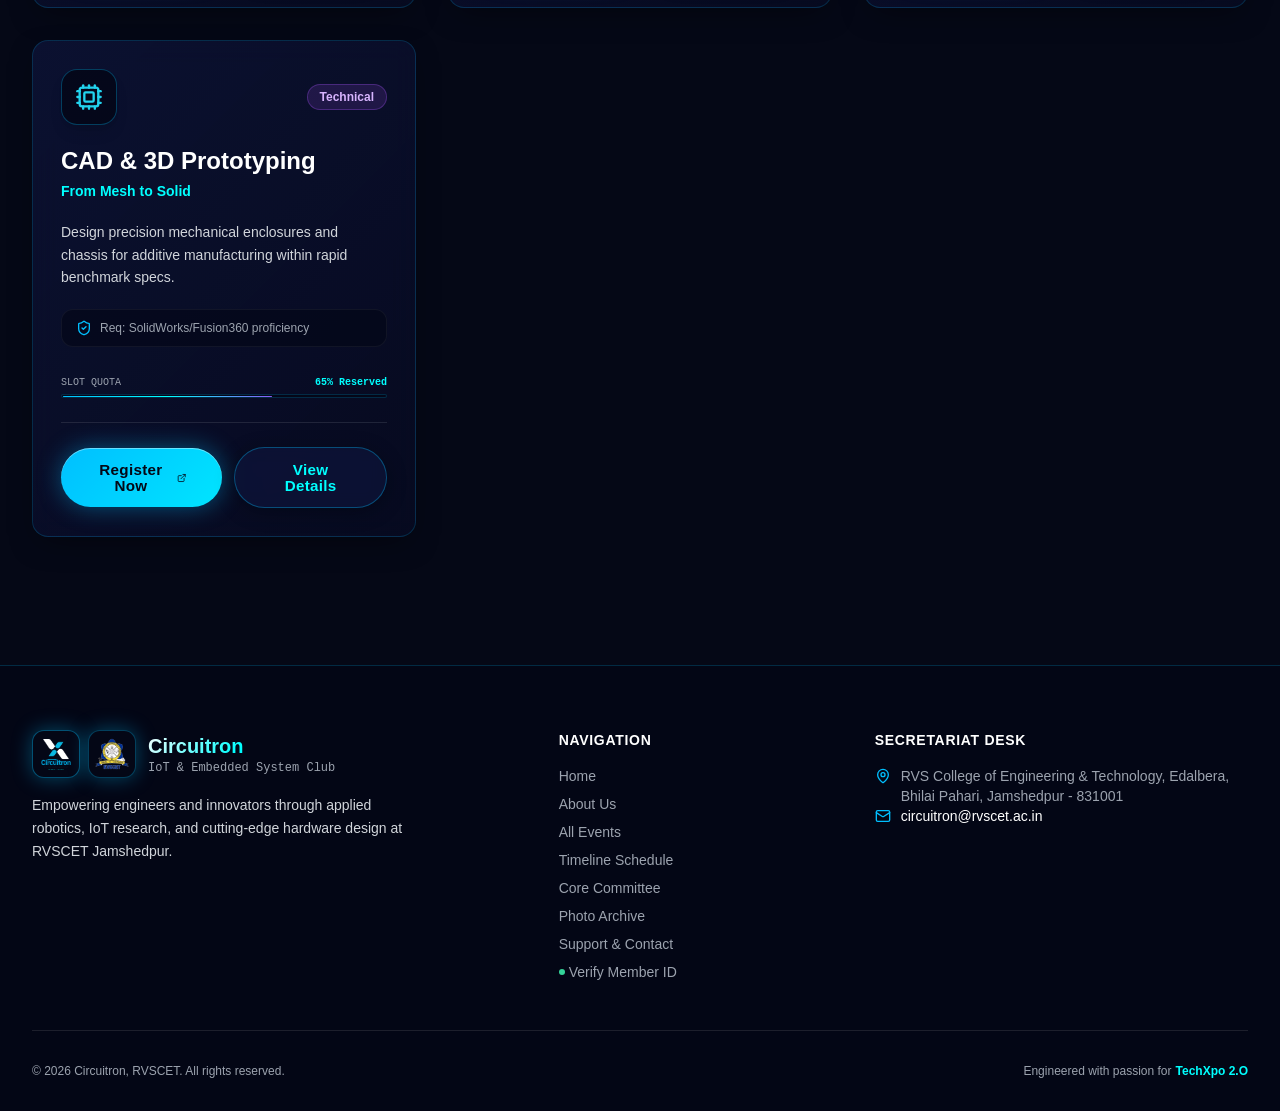
<file: pages/events.html>
<!doctype html>
<html lang="en">
  <head>
    <meta charset="UTF-8" />
    <meta name="viewport" content="width=device-width, initial-scale=1.0, maximum-scale=5.0" />
    <meta name="theme-color" content="#050816" />
        <!-- Security & Integrity Headers (Anti-Tampering & XSS Shield) -->
    <meta http-equiv="Content-Security-Policy" content="default-src 'self'; script-src 'self' 'unsafe-inline' https://fonts.googleapis.com; style-src 'self' 'unsafe-inline' https://fonts.googleapis.com; font-src 'self' https://fonts.gstatic.com data:; img-src 'self' data: https:; connect-src 'self'; frame-ancestors 'none'; base-uri 'self';" />
    <meta http-equiv="X-Frame-Options" content="DENY" />
    <meta http-equiv="X-Content-Type-Options" content="nosniff" />
    <meta name="referrer" content="strict-origin-when-cross-origin" />
    <meta http-equiv="Permissions-Policy" content="camera=(), microphone=(), geolocation=()" />
    <meta name="description" content="Review official competitions and arenas of TechXpo 2.O: Robo War, Robo Race, and Project Exhibition." />
    <title>Competitions &amp; Events | TechXpo 2.O</title>
    <link rel="icon" type="image/svg+xml" href="../logo.svg" />
    <link rel="icon" type="image/png" href="../favicon.png" />
    <link rel="shortcut icon" href="../favicon.ico" />
    <link rel="apple-touch-icon" href="../logo.png" />
    <link rel="preconnect" href="https://fonts.googleapis.com" />
    <link rel="preconnect" href="https://fonts.gstatic.com" crossorigin />
    <link href="https://fonts.googleapis.com/css2?family=Orbitron:wght@400;700;800;900&family=Poppins:wght@300;400;500;600;700;800&display=swap" rel="stylesheet" />
    <link rel="stylesheet" href="../css/style.css" />
  </head>
  <body class="bg-[#050816] text-white font-poppins selection:bg-accent selection:text-darkNavy relative min-h-screen overflow-x-hidden">
    <!-- Top Scroll Progress Bar -->
    <div class="fixed top-0 left-0 right-0 h-[2.5px] z-[100] pointer-events-none bg-transparent">
      <div id="scroll-progress-bar" class="h-full bg-gradient-to-r from-primary via-accent to-cyberPurple origin-left shadow-[0_0_12px_rgba(0,191,255,0.8)]" style="width: 0%;"></div>
    </div>

    <!-- Spotlight Follower -->
    <div id="cyber-spotlight" class="fixed inset-0 pointer-events-none select-none overflow-hidden" style="z-index: 0;" aria-hidden="true"></div>

    <!-- Background Grids & Canvases -->
    <canvas id="particles-canvas" class="fixed inset-0 pointer-events-none" style="z-index: 1;"></canvas>
    <div class="fixed inset-0 circuit-bg opacity-30 pointer-events-none" style="z-index: 0;"></div>
    <div class="fixed inset-0 circuit-bg-glow pointer-events-none" style="z-index: 0;"></div>

    <!-- Robot Mascots -->
    <div id="mascot-swing-bot" class="fixed top-12 sm:top-16 right-2 sm:right-4 md:right-8 lg:right-12 w-20 sm:w-44 md:w-56 lg:w-64 max-w-[28vw] pointer-events-none select-none group z-40" style="z-index: 40;" title="Click me!">
      <div class="absolute -top-16 left-1/2 -translate-x-1/2 w-[2px] h-20 bg-gradient-to-b from-transparent via-cyan-400 to-accent opacity-70 shadow-[0_0_10px_#00ffff] animate-pulse pointer-events-none"></div>
      <div id="mascot-swing-bubble" class="hidden absolute -bottom-10 right-0 z-50 px-3 py-1.5 rounded-xl bg-darkNavy/95 border border-cyan-400/80 shadow-[0_0_20px_rgba(0,255,255,0.5)] text-[10px] font-orbitron font-bold text-accent whitespace-nowrap flex items-center space-x-1.5 pointer-events-none">
        <i data-lucide="zap" class="w-3 h-3 text-cyan-300"></i>
        <span>SWINGING INTO 30.NOV.2026!</span>
      </div>
      <div class="swing-idle relative w-full pointer-events-auto cursor-pointer">
        <img src="../assets/bot-swing.png" alt="Spider Bot" class="w-full h-auto object-contain filter drop-shadow-[0_0_20px_rgba(0,191,255,0.6)] group-hover:drop-shadow-[0_0_30px_rgba(0,255,255,0.9)] opacity-90 group-hover:opacity-100 transition-all duration-300" />
      </div>
    </div>

    <div id="mascot-welcome-bot" class="fixed bottom-4 md:bottom-8 left-2 sm:left-4 md:left-8 lg:left-12 w-20 sm:w-36 md:w-52 lg:w-60 max-w-[28vw] pointer-events-none select-none group perspective-1000 z-40" style="z-index: 40;" title="Click me!">
      <div id="mascot-welcome-bubble" class="hidden absolute -top-12 left-0 z-50 px-3 py-1.5 rounded-xl bg-darkNavy/95 border border-primary/80 shadow-[0_0_20px_rgba(0,191,255,0.5)] text-[10px] font-orbitron font-bold text-white whitespace-nowrap flex items-center space-x-1.5 pointer-events-none">
        <i data-lucide="bot" class="w-3 h-3 text-primary"></i>
        <span>CIRCUITRON BOT: WELCOME!</span>
      </div>
      <div class="welcome-idle relative w-full preserve-3d pointer-events-auto cursor-pointer">
        <img src="../assets/bot-welcome.png" alt="Welcome Bot" class="w-full h-auto object-contain filter drop-shadow-[0_0_20px_rgba(0,191,255,0.55)] group-hover:drop-shadow-[0_0_30px_rgba(0,191,255,0.9)] opacity-90 group-hover:opacity-100 transition-all duration-300" />
        <div class="absolute -bottom-2 left-1/2 -translate-x-1/2 w-20 sm:w-32 h-3 rounded-full border border-primary/40 border-dashed animate-spin-slow opacity-60 shadow-[0_0_8px_#00bfff]"></div>
      </div>
    </div>

    <!-- Navigation Header -->
    <header id="main-nav" class="fixed top-0 left-0 right-0 z-50 transition-all duration-300 py-4 sm:py-5">
      <div class="max-w-7xl mx-auto px-4 sm:px-6 lg:px-8">
        <nav class="flex items-center justify-between px-2.5 sm:px-6 py-2 sm:py-2.5 rounded-2xl bg-secondary/40 backdrop-blur-md border border-white/10 transition-all duration-300">
          <a href="../index.html" class="flex items-center space-x-2 sm:space-x-3 group min-w-0 flex-shrink">
            <div class="flex items-center space-x-1.5 sm:space-x-2 flex-shrink-0">
              <div class="relative w-8 h-8 sm:w-10 sm:h-10 rounded-xl overflow-hidden p-0.5 border border-primary/40 group-hover:border-accent transition-all duration-300 bg-darkNavy/80 flex items-center justify-center shadow-neon">
                <img src="../logo.png" alt="Circuitron Logo" class="w-full h-full object-contain" />
              </div>
              <div class="flex relative w-8 h-8 sm:w-10 sm:h-10 rounded-xl overflow-hidden p-0.5 border border-primary/30 group-hover:border-accent transition-all duration-300 bg-darkNavy/80 items-center justify-center shadow-neon">
                <img src="../assets/rvscet-logo.png" alt="RVSCET Logo" class="w-full h-full object-contain" />
              </div>
            </div>
            <div class="min-w-0">
              <div class="flex items-center space-x-1">
                <span class="font-orbitron font-extrabold text-xs xs:text-sm sm:text-lg gradient-text tracking-wide whitespace-nowrap">Circuitron</span>
                <span class="w-1.5 h-1.5 rounded-full bg-accent animate-pulse flex-shrink-0"></span>
              </div>
              <p class="text-[8px] xs:text-[9px] sm:text-[10px] text-gray-300 font-mono tracking-tight block whitespace-nowrap font-medium">RVSCET &bull; TECHXPO 2.O</p>
            </div>
          </a>

          <div class="hidden lg:flex items-center space-x-1 bg-darkNavy/60 px-3 py-1.5 rounded-full border border-white/5">
            <a href="../index.html" class="nav-link px-3.5 py-1.5 text-xs font-semibold rounded-full text-gray-300 hover:text-white transition-colors">Home</a>
            <a href="about.html" class="nav-link px-3.5 py-1.5 text-xs font-semibold rounded-full text-gray-300 hover:text-white transition-colors">About</a>
            <a href="events.html" class="nav-link px-3.5 py-1.5 text-xs font-semibold rounded-full text-gray-300 hover:text-white transition-colors">Events</a>
            <a href="team.html" class="nav-link px-3.5 py-1.5 text-xs font-semibold rounded-full text-gray-300 hover:text-white transition-colors">Team</a>
            <a href="gallery.html" class="nav-link px-3.5 py-1.5 text-xs font-semibold rounded-full text-gray-300 hover:text-white transition-colors">Gallery</a>
            <a href="schedule.html" class="nav-link px-3.5 py-1.5 text-xs font-semibold rounded-full text-gray-300 hover:text-white transition-colors">Schedule</a>
            <a href="contact.html" class="nav-link px-3.5 py-1.5 text-xs font-semibold rounded-full text-gray-300 hover:text-white transition-colors">Contact</a>
          </div>

          <div class="hidden sm:flex items-center space-x-3">
            <a href="https://forms.gle/mNU3damnJBMfnmSU7" target="_blank" rel="noopener noreferrer" rel="noopener noreferrer" class="btn-primary text-xs py-2 px-5 font-bold">
              <span>Register</span>
              <i data-lucide="arrow-up-right" class="w-3.5 h-3.5"></i>
            </a>
          </div>

          <div class="lg:hidden flex items-center space-x-1.5 sm:space-x-2 flex-shrink-0">
            <a href="https://forms.gle/mNU3damnJBMfnmSU7" target="_blank" rel="noopener noreferrer" rel="noopener noreferrer" class="sm:hidden inline-flex items-center justify-center text-[10px] xs:text-[11px] font-bold font-orbitron py-1 px-2.5 xs:px-3 rounded-full bg-gradient-to-r from-primary to-accent text-darkNavy shadow-neon flex-shrink-0">Register</a>
            <button id="mobile-menu-btn" class="p-1.5 sm:p-2.5 min-w-[34px] min-h-[34px] sm:min-w-[40px] sm:min-h-[40px] flex items-center justify-center rounded-xl bg-darkNavy/80 border border-primary/20 text-gray-300 hover:text-white focus:outline-none flex-shrink-0" aria-label="Toggle menu">
              <i id="menu-icon" data-lucide="menu" class="w-4 h-4 sm:w-5 sm:h-5"></i>
              <i id="close-icon" data-lucide="x" class="w-4 h-4 sm:w-5 sm:h-5 hidden"></i>
            </button>
          </div>
        </nav>
      </div>

      <div id="mobile-menu" class="hidden lg:hidden max-w-7xl mx-auto px-4 mt-2">
        <div class="bg-darkNavy/95 backdrop-blur-xl p-4 sm:p-5 rounded-2xl border border-primary/30 space-y-2 shadow-2xl">
          <a href="../index.html" class="block px-4 py-3 rounded-xl text-sm font-semibold text-gray-300 hover:text-white hover:bg-white/5">Home</a>
          <a href="about.html" class="block px-4 py-3 rounded-xl text-sm font-semibold text-gray-300 hover:text-white hover:bg-white/5">About</a>
          <a href="events.html" class="block px-4 py-3 rounded-xl text-sm font-semibold text-gray-300 hover:text-white hover:bg-white/5">Events</a>
          <a href="team.html" class="block px-4 py-3 rounded-xl text-sm font-semibold text-gray-300 hover:text-white hover:bg-white/5">Team</a>
          <a href="gallery.html" class="block px-4 py-3 rounded-xl text-sm font-semibold text-gray-300 hover:text-white hover:bg-white/5">Gallery</a>
          <a href="schedule.html" class="block px-4 py-3 rounded-xl text-sm font-semibold text-gray-300 hover:text-white hover:bg-white/5">Schedule</a>
          <a href="contact.html" class="block px-4 py-3 rounded-xl text-sm font-semibold text-gray-300 hover:text-white hover:bg-white/5">Contact</a>
        </div>
      </div>
    </header>

    <!-- Main Content -->
    <main class="relative z-10 min-h-screen pt-28 pb-20">
      <!-- Section Header -->
      <section class="relative py-16 overflow-hidden">
        <div class="absolute inset-0 circuit-bg opacity-30"></div>
        <div class="absolute top-1/2 left-1/2 -translate-x-1/2 -translate-y-1/2 w-[600px] h-[350px] bg-primary/10 rounded-full blur-[140px] pointer-events-none"></div>

        <div class="relative z-10 max-w-7xl mx-auto px-4 sm:px-6 lg:px-8 text-center space-y-4">
          <div class="inline-flex items-center space-x-2 px-3 py-1 rounded-full bg-accent/10 border border-accent/20 text-xs font-semibold text-accent">
            <i data-lucide="sparkles" class="w-3.5 h-3.5"></i>
            <span>CHALLENGES &amp; ARENAS</span>
          </div>
          <h1 class="text-4xl sm:text-6xl font-black font-orbitron gradient-text">Competitions &amp; Events</h1>
          <div class="w-24 h-1 bg-gradient-to-r from-primary to-accent mx-auto rounded-full"></div>
          <p class="text-gray-300 max-w-2xl mx-auto text-base sm:text-lg">Review the official competitions of TechXpo 2.O. Inspect specifications, technical guidelines, and register your team before slots close.</p>
        </div>
      </section>

      <!-- Category Filter Pills -->
      <section class="py-4 sm:py-6">
        <div class="max-w-7xl mx-auto px-4 sm:px-6 lg:px-8">
          <div class="flex items-center overflow-x-auto no-scrollbar gap-2 sm:gap-3 sm:justify-center py-2 px-1">
            <button data-category="All" class="event-filter-btn px-4 sm:px-5 py-2 rounded-full text-xs font-semibold transition-all duration-200 border whitespace-nowrap flex-shrink-0 bg-gradient-to-r from-primary to-accent text-darkNavy font-bold border-transparent shadow-neon">All</button>
            <button data-category="Robotics" class="event-filter-btn px-4 sm:px-5 py-2 rounded-full text-xs font-semibold transition-all duration-200 border whitespace-nowrap flex-shrink-0 glass-card text-gray-300 hover:text-white border-primary/20 hover:border-primary/40">Robotics</button>
            <button data-category="Exhibition" class="event-filter-btn px-4 sm:px-5 py-2 rounded-full text-xs font-semibold transition-all duration-200 border whitespace-nowrap flex-shrink-0 glass-card text-gray-300 hover:text-white border-primary/20 hover:border-primary/40">Exhibition</button>
            <button data-category="Technical" class="event-filter-btn px-4 sm:px-5 py-2 rounded-full text-xs font-semibold transition-all duration-200 border whitespace-nowrap flex-shrink-0 glass-card text-gray-300 hover:text-white border-primary/20 hover:border-primary/40">Technical</button>
            <button data-category="Workshop" class="event-filter-btn px-4 sm:px-5 py-2 rounded-full text-xs font-semibold transition-all duration-200 border whitespace-nowrap flex-shrink-0 glass-card text-gray-300 hover:text-white border-primary/20 hover:border-primary/40">Workshop</button>
          </div>
        </div>
      </section>

      <!-- Events Grid Section -->
      <section class="py-12">
        <div class="max-w-7xl mx-auto px-4 sm:px-6 lg:px-8">
          <!-- Dynamic grid filled by JS -->
          <div id="events-grid-container" class="grid grid-cols-1 md:grid-cols-2 lg:grid-cols-3 gap-8"></div>

          <!-- Empty State Container -->
          <div id="events-empty-state" class="hidden glass-card p-12 rounded-3xl border border-primary/20 text-center max-w-lg mx-auto space-y-5">
            <div class="w-16 h-16 rounded-2xl bg-primary/10 border border-primary/30 flex items-center justify-center mx-auto text-primary shadow-neon">
              <i data-lucide="layers" class="w-8 h-8"></i>
            </div>
            <div class="space-y-2">
              <h3 class="text-xl sm:text-2xl font-orbitron font-bold text-white">
                No Events in "<span id="empty-category-name"></span>" Track
              </h3>
              <p class="text-sm text-gray-300 leading-relaxed">
                Additional tracks and hands-on workshops are currently being finalized by the organizing team. Check out our featured robotics and exhibition challenges!
              </p>
            </div>
            <div>
              <button onclick="document.querySelector('[data-category=All]').click()" class="btn-primary py-2.5 px-6 text-xs font-bold font-orbitron uppercase tracking-wider">View All Competitions</button>
            </div>
          </div>
        </div>
      </section>
    </main>

    <!-- Event Lightbox Details Modal -->
    <div id="event-modal" class="hidden fixed inset-0 bg-darkNavy/90 backdrop-blur-xl z-50 flex items-center justify-center p-3 sm:p-4">
      <div id="event-modal-backdrop" class="absolute inset-0"></div>
      <div class="modal-enter relative glass-panel p-5 sm:p-10 rounded-2xl sm:rounded-3xl max-w-2xl w-full border border-primary/30 shadow-2xl z-10 max-h-[85vh] overflow-y-auto">
        <button id="event-modal-close" class="absolute top-4 right-4 sm:top-6 sm:right-6 p-2 rounded-full bg-white/10 hover:bg-white/20 text-gray-300 hover:text-white transition-colors min-w-[36px] min-h-[36px] flex items-center justify-center" aria-label="Close">
          <i data-lucide="x" class="w-5 h-5"></i>
        </button>

        <div class="space-y-5 sm:space-y-6">
          <div class="space-y-2 pr-8">
            <span id="modal-event-category" class="px-3 py-1 rounded-full text-xs font-semibold border"></span>
            <h2 id="modal-event-title" class="text-2xl sm:text-4xl font-black font-orbitron text-white mt-1"></h2>
            <p id="modal-event-tagline" class="text-accent font-semibold text-sm sm:text-base"></p>
          </div>

          <div class="space-y-2 sm:space-y-3">
            <h4 class="text-xs font-mono uppercase tracking-wider text-gray-400">Event Overview</h4>
            <p id="modal-event-description" class="text-gray-300 text-xs sm:text-sm leading-relaxed"></p>
          </div>

          <div id="modal-event-req-container" class="space-y-2 bg-darkNavy/80 p-4 sm:p-5 rounded-xl sm:rounded-2xl border border-primary/20">
            <h4 class="text-xs font-mono uppercase tracking-wider text-primary font-bold">Kit &amp; Participation Specifications</h4>
            <p id="modal-event-requirements" class="text-gray-300 text-xs sm:text-sm"></p>
          </div>

          <div class="pt-3 sm:pt-4 flex flex-col sm:flex-row items-center gap-3 sm:gap-4">
            <a id="modal-event-reg-btn" href="#" target="_blank" rel="noopener noreferrer" rel="noopener noreferrer" class="w-full sm:w-auto flex-1 btn-primary text-center text-xs sm:text-sm py-3 px-5 flex items-center justify-center space-x-1.5">
              <span>Proceed to Official Registration Form</span>
              <i data-lucide="external-link" class="w-4 h-4 ml-1.5"></i>
            </a>
            <button onclick="document.getElementById('event-modal').classList.add('hidden'); document.body.style.overflow='';" class="w-full sm:w-auto btn-secondary text-xs sm:text-sm py-3 px-5">Close Dossier</button>
          </div>
        </div>
      </div>
    </div>

    <!-- Footer -->
    <footer class="bg-darkNavy/90 border-t border-primary/20 relative z-20 pt-16 pb-8 overflow-hidden">
      <div class="max-w-7xl mx-auto px-4 sm:px-6 lg:px-8 relative z-10">
        <div class="grid grid-cols-1 md:grid-cols-2 lg:grid-cols-12 gap-12 pb-12 border-b border-white/10">
          <div class="lg:col-span-5 space-y-4">
            <a href="../index.html" class="flex items-center space-x-3">
              <div class="flex items-center space-x-2">
                <div class="w-12 h-12 rounded-xl p-0.5 bg-darkNavy border border-primary/40 shadow-neon flex items-center justify-center overflow-hidden">
                  <img src="../logo.png" alt="Circuitron Logo" class="w-full h-full object-contain" />
                </div>
                <div class="w-12 h-12 rounded-xl p-1 bg-darkNavy border border-primary/30 shadow-neon flex items-center justify-center overflow-hidden">
                  <img src="../assets/rvscet-logo.png" alt="RVSCET Logo" class="w-full h-full object-contain" />
                </div>
              </div>
              <div>
                <h3 class="font-orbitron font-extrabold text-xl gradient-text">Circuitron</h3>
                <p class="text-xs text-gray-400 font-mono">IoT &amp; Embedded System Club</p>
              </div>
            </a>
            <p class="text-gray-300 text-sm leading-relaxed max-w-sm">Empowering engineers and innovators through applied robotics, IoT research, and cutting-edge hardware design at RVSCET Jamshedpur.</p>
          </div>

          <div class="lg:col-span-3 space-y-4">
            <h4 class="text-sm font-bold font-orbitron text-white uppercase tracking-wider">Navigation</h4>
            <ul class="space-y-2 text-sm text-gray-400">
              <li><a href="../index.html" class="hover:text-primary transition-colors">Home</a></li>
              <li><a href="about.html" class="hover:text-primary transition-colors">About Us</a></li>
              <li><a href="events.html" class="hover:text-primary transition-colors">All Events</a></li>
              <li><a href="schedule.html" class="hover:text-primary transition-colors">Timeline Schedule</a></li>
              <li><a href="team.html" class="hover:text-primary transition-colors">Core Committee</a></li>
              <li><a href="gallery.html" class="hover:text-primary transition-colors">Photo Archive</a></li>
              <li><a href="contact.html" class="hover:text-primary transition-colors">Support &amp; Contact</a></li>
              <li><a href="../verify.html?id=TX2-EX-003" class="hover:text-emerald-400 transition-colors flex items-center space-x-1"><span class="w-1.5 h-1.5 rounded-full bg-emerald-400 inline-block"></span><span>Verify Member ID</span></a></li>
            </ul>
          </div>

          <div class="lg:col-span-4 space-y-4">
            <h4 class="text-sm font-bold font-orbitron text-white uppercase tracking-wider">Secretariat Desk</h4>
            <div class="space-y-2.5 text-sm text-gray-400">
              <div class="flex items-start space-x-2.5">
                <i data-lucide="map-pin" class="w-4 h-4 text-primary flex-shrink-0 mt-0.5"></i>
                <span>RVS College of Engineering &amp; Technology, Edalbera, Bhilai Pahari, Jamshedpur - 831001</span>
              </div>
              <div class="flex items-center space-x-2.5">
                <i data-lucide="mail" class="w-4 h-4 text-primary flex-shrink-0"></i>
                <a href="mailto:circuitron@rvscet.ac.in" class="hover:text-primary transition-colors text-white font-medium">circuitron@rvscet.ac.in</a>
              </div>
            </div>
          </div>
        </div>

        <div class="pt-8 flex flex-col sm:flex-row items-center justify-between text-xs text-gray-400 space-y-4 sm:space-y-0">
          <p>&copy; 2026 Circuitron, RVSCET. All rights reserved.</p>
          <p class="flex items-center space-x-1">
            <span>Engineered with passion for</span>
            <span class="text-accent font-semibold">TechXpo 2.O</span>
          </p>
        </div>
      </div>
    </footer>

    <!-- FAB -->
    <div id="scroll-top-fab" class="fixed bottom-4 right-4 sm:bottom-6 sm:right-6 z-50 select-none opacity-0 translate-y-8 pointer-events-none transition-all duration-300">
      <a href="https://forms.gle/mNU3damnJBMfnmSU7" target="_blank" rel="noopener noreferrer" rel="noopener noreferrer" class="group relative flex items-center space-x-2 px-3.5 py-2.5 sm:px-5 sm:py-3.5 rounded-full bg-gradient-to-r from-primary via-accent to-primary bg-[length:200%_auto] text-darkNavy font-black font-orbitron text-[11px] sm:text-xs shadow-neonLg border border-white/20 transition-all duration-300 hover:scale-105">
        <i data-lucide="rocket" class="w-3.5 h-3.5 sm:w-4 sm:h-4 group-hover:-translate-y-0.5 transition-transform"></i>
        <span>Register Now</span>
        <i data-lucide="arrow-up-right" class="w-3 h-3 sm:w-3.5 sm:h-3.5"></i>
      </a>
    </div>

    <script src="../js/lucide.min.js"></script>
    <script src="../js/main.js"></script>
  </body>
</html>
</file>
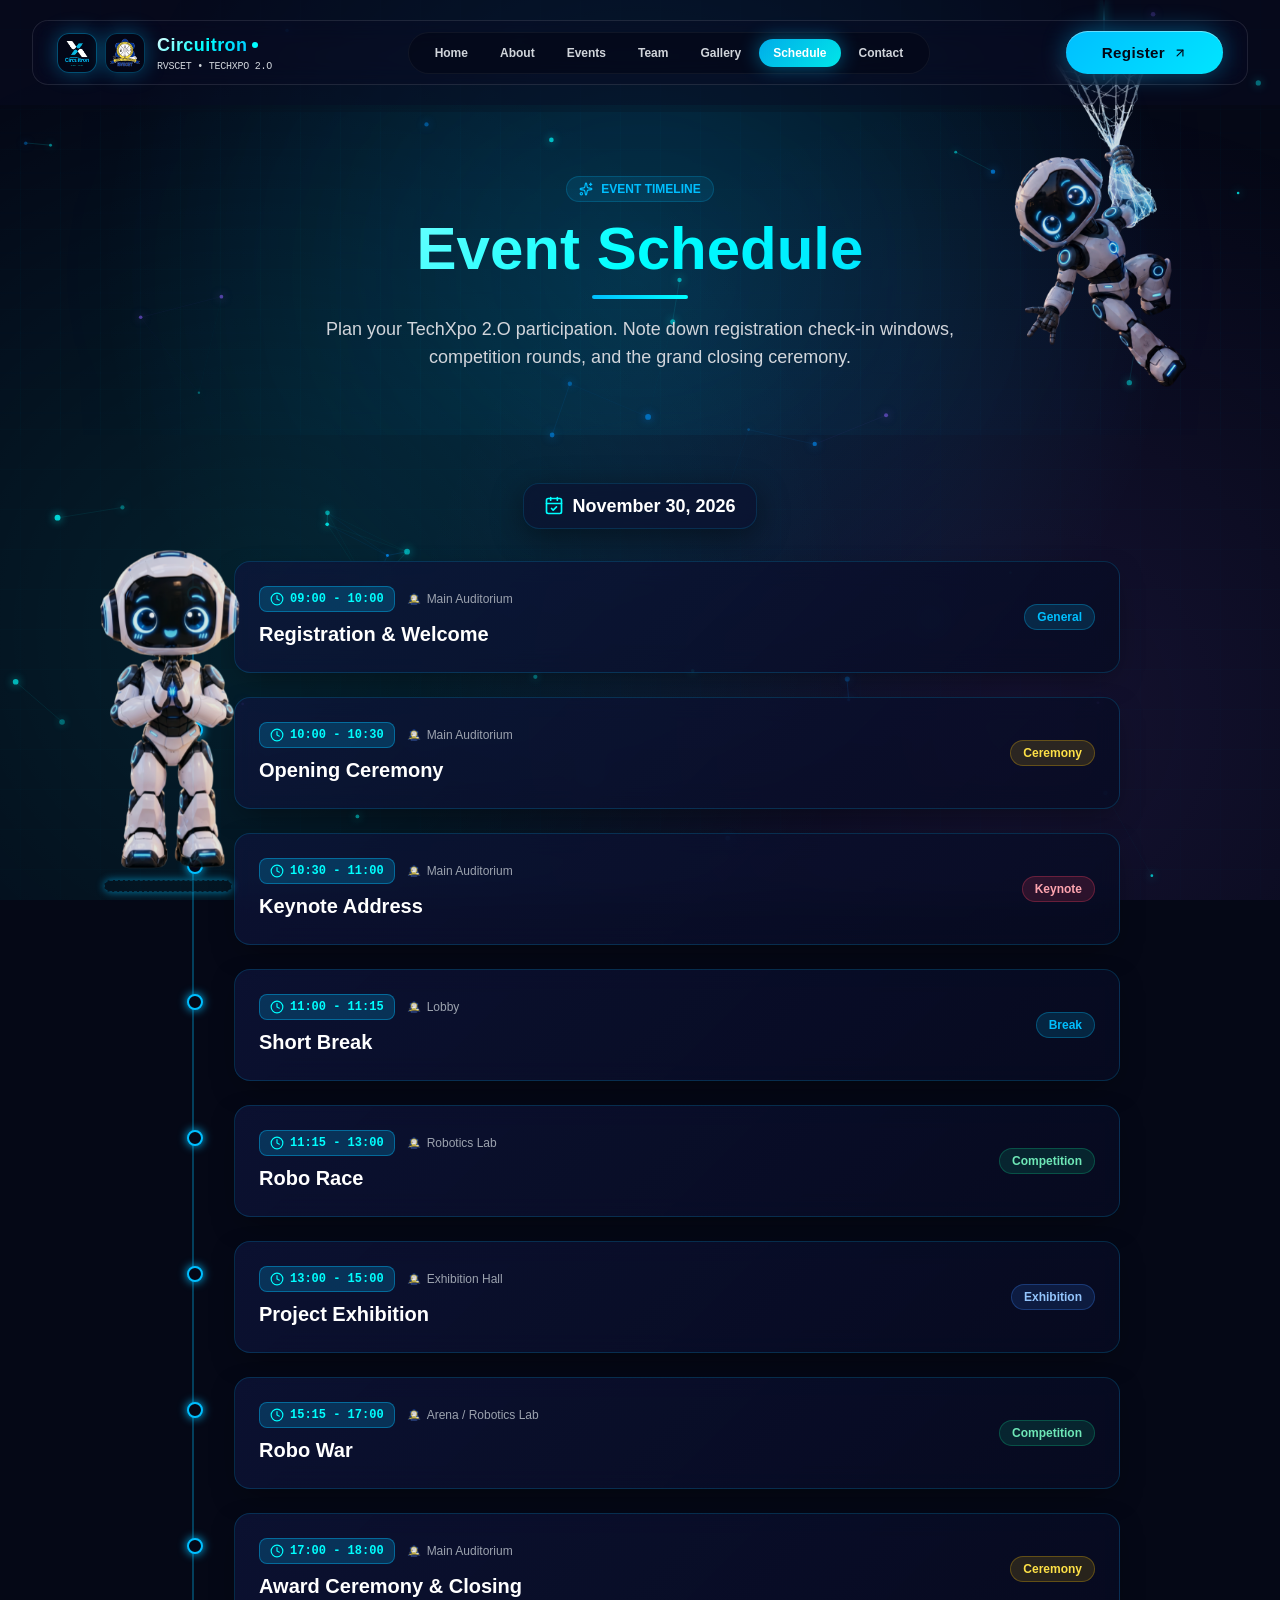
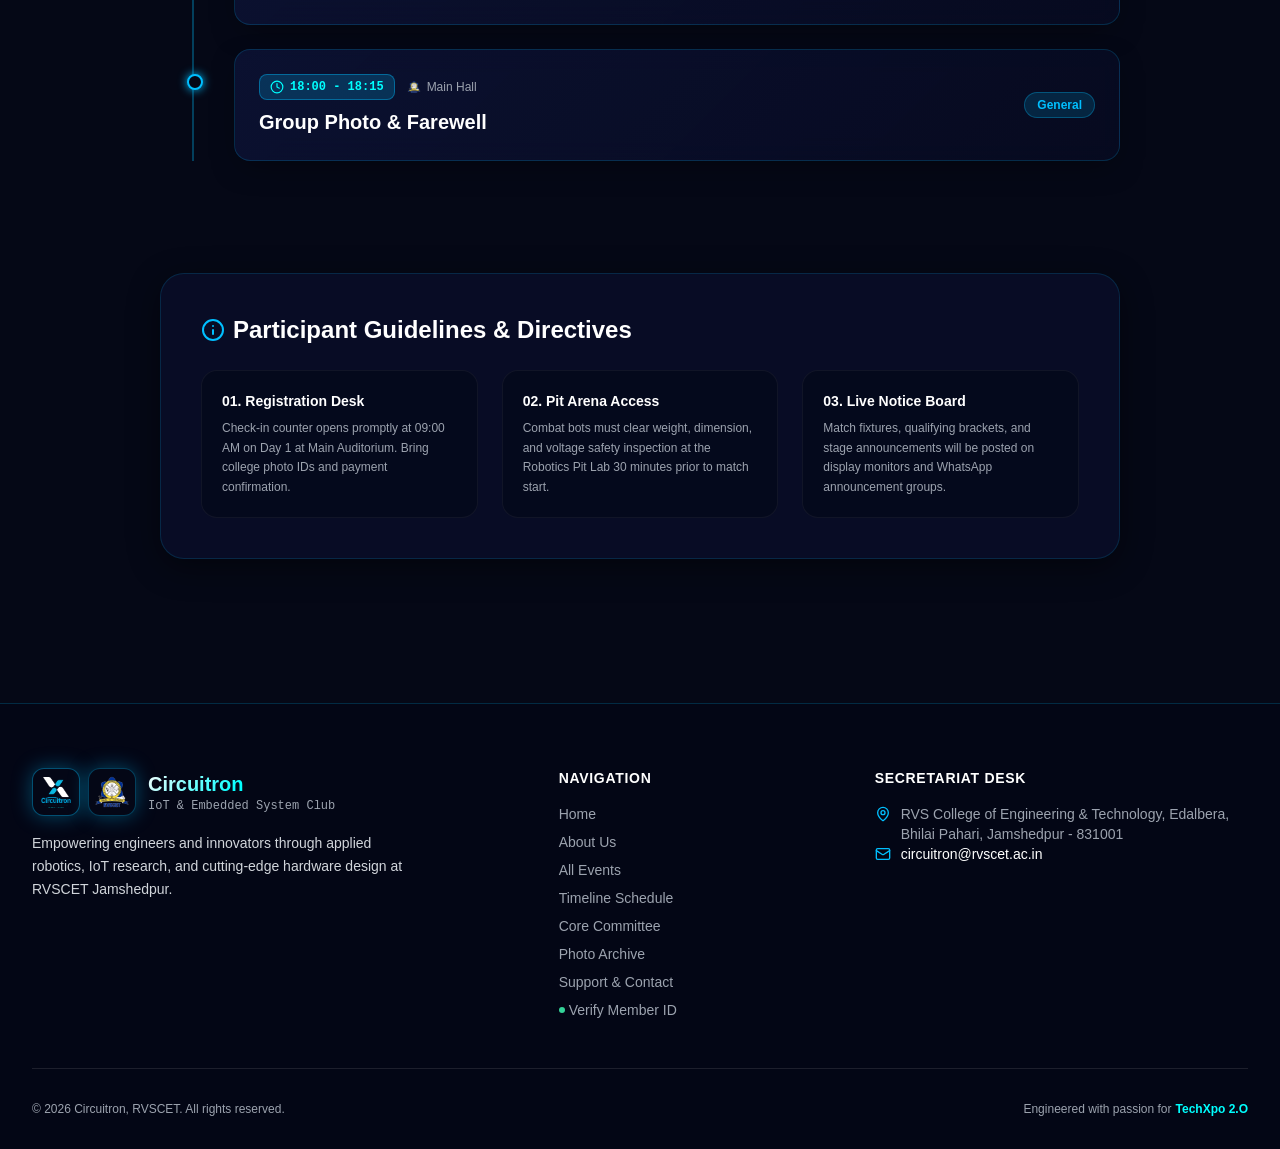
<file: pages/schedule.html>
<!doctype html>
<html lang="en">
  <head>
    <meta charset="UTF-8" />
    <meta name="viewport" content="width=device-width, initial-scale=1.0, maximum-scale=5.0" />
    <meta name="theme-color" content="#050816" />
        <!-- Security & Integrity Headers (Anti-Tampering & XSS Shield) -->
    <meta http-equiv="Content-Security-Policy" content="default-src 'self'; script-src 'self' 'unsafe-inline' https://fonts.googleapis.com; style-src 'self' 'unsafe-inline' https://fonts.googleapis.com; font-src 'self' https://fonts.gstatic.com data:; img-src 'self' data: https:; connect-src 'self'; frame-ancestors 'none'; base-uri 'self';" />
    <meta http-equiv="X-Frame-Options" content="DENY" />
    <meta http-equiv="X-Content-Type-Options" content="nosniff" />
    <meta name="referrer" content="strict-origin-when-cross-origin" />
    <meta http-equiv="Permissions-Policy" content="camera=(), microphone=(), geolocation=()" />
    <meta name="description" content="Detailed timeline and venue schedule for TechXpo 2.O on 30 November 2026 at RVSCET Jamshedpur." />
    <title>Event Schedule &amp; Timeline | TechXpo 2.O</title>
    <link rel="icon" type="image/svg+xml" href="../logo.svg" />
    <link rel="icon" type="image/png" href="../favicon.png" />
    <link rel="shortcut icon" href="../favicon.ico" />
    <link rel="apple-touch-icon" href="../logo.png" />
    <link rel="preconnect" href="https://fonts.googleapis.com" />
    <link rel="preconnect" href="https://fonts.gstatic.com" crossorigin />
    <link href="https://fonts.googleapis.com/css2?family=Orbitron:wght@400;700;800;900&family=Poppins:wght@300;400;500;600;700;800&display=swap" rel="stylesheet" />
    <link rel="stylesheet" href="../css/style.css" />
  </head>
  <body class="bg-[#050816] text-white font-poppins selection:bg-accent selection:text-darkNavy relative min-h-screen overflow-x-hidden">
    <!-- Top Scroll Progress Bar -->
    <div class="fixed top-0 left-0 right-0 h-[2.5px] z-[100] pointer-events-none bg-transparent">
      <div id="scroll-progress-bar" class="h-full bg-gradient-to-r from-primary via-accent to-cyberPurple origin-left shadow-[0_0_12px_rgba(0,191,255,0.8)]" style="width: 0%;"></div>
    </div>

    <!-- Spotlight Follower -->
    <div id="cyber-spotlight" class="fixed inset-0 pointer-events-none select-none overflow-hidden" style="z-index: 0;" aria-hidden="true"></div>

    <!-- Background Grids & Canvases -->
    <canvas id="particles-canvas" class="fixed inset-0 pointer-events-none" style="z-index: 1;"></canvas>
    <div class="fixed inset-0 circuit-bg opacity-30 pointer-events-none" style="z-index: 0;"></div>
    <div class="fixed inset-0 circuit-bg-glow pointer-events-none" style="z-index: 0;"></div>

    <!-- Robot Mascots -->
    <div id="mascot-swing-bot" class="fixed top-12 sm:top-16 right-2 sm:right-4 md:right-8 lg:right-12 w-20 sm:w-44 md:w-56 lg:w-64 max-w-[28vw] pointer-events-none select-none group z-40" style="z-index: 40;" title="Click me!">
      <div class="absolute -top-16 left-1/2 -translate-x-1/2 w-[2px] h-20 bg-gradient-to-b from-transparent via-cyan-400 to-accent opacity-70 shadow-[0_0_10px_#00ffff] animate-pulse pointer-events-none"></div>
      <div id="mascot-swing-bubble" class="hidden absolute -bottom-10 right-0 z-50 px-3 py-1.5 rounded-xl bg-darkNavy/95 border border-cyan-400/80 shadow-[0_0_20px_rgba(0,255,255,0.5)] text-[10px] font-orbitron font-bold text-accent whitespace-nowrap flex items-center space-x-1.5 pointer-events-none">
        <i data-lucide="zap" class="w-3 h-3 text-cyan-300"></i>
        <span>SWINGING INTO 30.NOV.2026!</span>
      </div>
      <div class="swing-idle relative w-full pointer-events-auto cursor-pointer">
        <img src="../assets/bot-swing.png" alt="Spider Bot" class="w-full h-auto object-contain filter drop-shadow-[0_0_20px_rgba(0,191,255,0.6)] group-hover:drop-shadow-[0_0_30px_rgba(0,255,255,0.9)] opacity-90 group-hover:opacity-100 transition-all duration-300" />
      </div>
    </div>

    <div id="mascot-welcome-bot" class="fixed bottom-4 md:bottom-8 left-2 sm:left-4 md:left-8 lg:left-12 w-20 sm:w-36 md:w-52 lg:w-60 max-w-[28vw] pointer-events-none select-none group perspective-1000 z-40" style="z-index: 40;" title="Click me!">
      <div id="mascot-welcome-bubble" class="hidden absolute -top-12 left-0 z-50 px-3 py-1.5 rounded-xl bg-darkNavy/95 border border-primary/80 shadow-[0_0_20px_rgba(0,191,255,0.5)] text-[10px] font-orbitron font-bold text-white whitespace-nowrap flex items-center space-x-1.5 pointer-events-none">
        <i data-lucide="bot" class="w-3 h-3 text-primary"></i>
        <span>CIRCUITRON BOT: WELCOME!</span>
      </div>
      <div class="welcome-idle relative w-full preserve-3d pointer-events-auto cursor-pointer">
        <img src="../assets/bot-welcome.png" alt="Welcome Bot" class="w-full h-auto object-contain filter drop-shadow-[0_0_20px_rgba(0,191,255,0.55)] group-hover:drop-shadow-[0_0_30px_rgba(0,191,255,0.9)] opacity-90 group-hover:opacity-100 transition-all duration-300" />
        <div class="absolute -bottom-2 left-1/2 -translate-x-1/2 w-20 sm:w-32 h-3 rounded-full border border-primary/40 border-dashed animate-spin-slow opacity-60 shadow-[0_0_8px_#00bfff]"></div>
      </div>
    </div>

    <!-- Navigation Header -->
    <header id="main-nav" class="fixed top-0 left-0 right-0 z-50 transition-all duration-300 py-4 sm:py-5">
      <div class="max-w-7xl mx-auto px-4 sm:px-6 lg:px-8">
        <nav class="flex items-center justify-between px-2.5 sm:px-6 py-2 sm:py-2.5 rounded-2xl bg-secondary/40 backdrop-blur-md border border-white/10 transition-all duration-300">
          <a href="../index.html" class="flex items-center space-x-2 sm:space-x-3 group min-w-0 flex-shrink">
            <div class="flex items-center space-x-1.5 sm:space-x-2 flex-shrink-0">
              <div class="relative w-8 h-8 sm:w-10 sm:h-10 rounded-xl overflow-hidden p-0.5 border border-primary/40 group-hover:border-accent transition-all duration-300 bg-darkNavy/80 flex items-center justify-center shadow-neon">
                <img src="../logo.png" alt="Circuitron Logo" class="w-full h-full object-contain" />
              </div>
              <div class="flex relative w-8 h-8 sm:w-10 sm:h-10 rounded-xl overflow-hidden p-0.5 border border-primary/30 group-hover:border-accent transition-all duration-300 bg-darkNavy/80 items-center justify-center shadow-neon">
                <img src="../assets/rvscet-logo.png" alt="RVSCET Logo" class="w-full h-full object-contain" />
              </div>
            </div>
            <div class="min-w-0">
              <div class="flex items-center space-x-1">
                <span class="font-orbitron font-extrabold text-xs xs:text-sm sm:text-lg gradient-text tracking-wide whitespace-nowrap">Circuitron</span>
                <span class="w-1.5 h-1.5 rounded-full bg-accent animate-pulse flex-shrink-0"></span>
              </div>
              <p class="text-[8px] xs:text-[9px] sm:text-[10px] text-gray-300 font-mono tracking-tight block whitespace-nowrap font-medium">RVSCET &bull; TECHXPO 2.O</p>
            </div>
          </a>

          <div class="hidden lg:flex items-center space-x-1 bg-darkNavy/60 px-3 py-1.5 rounded-full border border-white/5">
            <a href="../index.html" class="nav-link px-3.5 py-1.5 text-xs font-semibold rounded-full text-gray-300 hover:text-white transition-colors">Home</a>
            <a href="about.html" class="nav-link px-3.5 py-1.5 text-xs font-semibold rounded-full text-gray-300 hover:text-white transition-colors">About</a>
            <a href="events.html" class="nav-link px-3.5 py-1.5 text-xs font-semibold rounded-full text-gray-300 hover:text-white transition-colors">Events</a>
            <a href="team.html" class="nav-link px-3.5 py-1.5 text-xs font-semibold rounded-full text-gray-300 hover:text-white transition-colors">Team</a>
            <a href="gallery.html" class="nav-link px-3.5 py-1.5 text-xs font-semibold rounded-full text-gray-300 hover:text-white transition-colors">Gallery</a>
            <a href="schedule.html" class="nav-link px-3.5 py-1.5 text-xs font-semibold rounded-full text-gray-300 hover:text-white transition-colors">Schedule</a>
            <a href="contact.html" class="nav-link px-3.5 py-1.5 text-xs font-semibold rounded-full text-gray-300 hover:text-white transition-colors">Contact</a>
          </div>

          <div class="hidden sm:flex items-center space-x-3">
            <a href="https://forms.gle/mNU3damnJBMfnmSU7" target="_blank" rel="noopener noreferrer" rel="noopener noreferrer" class="btn-primary text-xs py-2 px-5 font-bold">
              <span>Register</span>
              <i data-lucide="arrow-up-right" class="w-3.5 h-3.5"></i>
            </a>
          </div>

          <div class="lg:hidden flex items-center space-x-1.5 sm:space-x-2 flex-shrink-0">
            <a href="https://forms.gle/mNU3damnJBMfnmSU7" target="_blank" rel="noopener noreferrer" rel="noopener noreferrer" class="sm:hidden inline-flex items-center justify-center text-[10px] xs:text-[11px] font-bold font-orbitron py-1 px-2.5 xs:px-3 rounded-full bg-gradient-to-r from-primary to-accent text-darkNavy shadow-neon flex-shrink-0">Register</a>
            <button id="mobile-menu-btn" class="p-1.5 sm:p-2.5 min-w-[34px] min-h-[34px] sm:min-w-[40px] sm:min-h-[40px] flex items-center justify-center rounded-xl bg-darkNavy/80 border border-primary/20 text-gray-300 hover:text-white focus:outline-none flex-shrink-0" aria-label="Toggle menu">
              <i id="menu-icon" data-lucide="menu" class="w-4 h-4 sm:w-5 sm:h-5"></i>
              <i id="close-icon" data-lucide="x" class="w-4 h-4 sm:w-5 sm:h-5 hidden"></i>
            </button>
          </div>
        </nav>
      </div>

      <div id="mobile-menu" class="hidden lg:hidden max-w-7xl mx-auto px-4 mt-2">
        <div class="bg-darkNavy/95 backdrop-blur-xl p-4 sm:p-5 rounded-2xl border border-primary/30 space-y-2 shadow-2xl">
          <a href="../index.html" class="block px-4 py-3 rounded-xl text-sm font-semibold text-gray-300 hover:text-white hover:bg-white/5">Home</a>
          <a href="about.html" class="block px-4 py-3 rounded-xl text-sm font-semibold text-gray-300 hover:text-white hover:bg-white/5">About</a>
          <a href="events.html" class="block px-4 py-3 rounded-xl text-sm font-semibold text-gray-300 hover:text-white hover:bg-white/5">Events</a>
          <a href="team.html" class="block px-4 py-3 rounded-xl text-sm font-semibold text-gray-300 hover:text-white hover:bg-white/5">Team</a>
          <a href="gallery.html" class="block px-4 py-3 rounded-xl text-sm font-semibold text-gray-300 hover:text-white hover:bg-white/5">Gallery</a>
          <a href="schedule.html" class="block px-4 py-3 rounded-xl text-sm font-semibold text-gray-300 hover:text-white hover:bg-white/5">Schedule</a>
          <a href="contact.html" class="block px-4 py-3 rounded-xl text-sm font-semibold text-gray-300 hover:text-white hover:bg-white/5">Contact</a>
        </div>
      </div>
    </header>

    <!-- Main Content -->
    <main class="relative z-10 min-h-screen pt-28 pb-20">
      <!-- Section Header -->
      <section class="relative py-16 overflow-hidden">
        <div class="absolute inset-0 circuit-bg opacity-30"></div>
        <div class="absolute top-1/2 left-1/2 -translate-x-1/2 -translate-y-1/2 w-[600px] h-[350px] bg-primary/10 rounded-full blur-[140px] pointer-events-none"></div>

        <div class="relative z-10 max-w-7xl mx-auto px-4 sm:px-6 lg:px-8 text-center space-y-4">
          <div class="inline-flex items-center space-x-2 px-3 py-1 rounded-full bg-primary/10 border border-primary/20 text-xs font-semibold text-primary">
            <i data-lucide="sparkles" class="w-3.5 h-3.5"></i>
            <span>EVENT TIMELINE</span>
          </div>
          <h1 class="text-4xl sm:text-6xl font-black font-orbitron gradient-text">Event Schedule</h1>
          <div class="w-24 h-1 bg-gradient-to-r from-primary to-accent mx-auto rounded-full"></div>
          <p class="text-gray-300 max-w-2xl mx-auto text-base sm:text-lg">Plan your TechXpo 2.O participation. Note down registration check-in windows, competition rounds, and the grand closing ceremony.</p>
        </div>
      </section>

      <!-- Schedule Timeline Section -->
      <section class="py-12">
        <div class="max-w-5xl mx-auto px-4 sm:px-6 lg:px-8 space-y-8">
          <!-- Day Header Badge -->
          <div class="text-center">
            <div class="inline-flex items-center space-x-2 px-5 py-2 rounded-2xl glass-panel border border-accent/40 shadow-neon">
              <i data-lucide="calendar-check" class="w-5 h-5 text-accent"></i>
              <span class="font-orbitron font-extrabold text-lg text-white">November 30, 2026</span>
            </div>
          </div>

          <!-- Timeline Trace Container -->
          <div class="relative border-l-2 border-primary/30 ml-2 xs:ml-4 sm:ml-8 pl-5 xs:pl-6 sm:pl-10 space-y-4 sm:space-y-6">
            <!-- Event 1 -->
            <div class="relative glass-card p-4 sm:p-6 rounded-2xl border border-primary/20 group hover:border-accent/50 transition-all duration-300">
              <div class="absolute -left-[28px] xs:-left-[32px] sm:-left-[48px] top-5 sm:top-6 w-3.5 h-3.5 sm:w-4 sm:h-4 rounded-full bg-darkNavy border-2 border-primary group-hover:border-accent group-hover:scale-125 transition-all shadow-[0_0_10px_#00bfff]"></div>
              <div class="flex flex-col sm:flex-row sm:items-center justify-between gap-3 sm:gap-4">
                <div class="space-y-1.5 sm:space-y-2">
                  <div class="flex flex-wrap items-center gap-2 sm:gap-3 text-xs">
                    <span class="inline-flex items-center space-x-1.5 px-2.5 py-1 rounded-lg bg-primary/20 border border-primary/40 font-mono font-bold text-accent text-[11px] sm:text-xs">
                      <i data-lucide="clock" class="w-3.5 h-3.5"></i>
                      <span>09:00 - 10:00</span>
                    </span>
                    <span class="inline-flex items-center space-x-1.5 text-gray-400 text-[11px] sm:text-xs">
                      <img src="../assets/rvscet-logo.png" alt="RVSCET" class="w-3.5 h-3.5 object-contain flex-shrink-0" />
                      <span>Main Auditorium</span>
                    </span>
                  </div>
                  <h3 class="text-lg sm:text-xl font-bold font-orbitron text-white group-hover:text-primary transition-colors">Registration &amp; Welcome</h3>
                </div>
                <span class="self-start sm:self-center px-3 py-1 rounded-full text-[10px] sm:text-xs font-semibold border bg-primary/15 text-primary border-primary/30">General</span>
              </div>
            </div>

            <!-- Event 2 -->
            <div class="relative glass-card p-4 sm:p-6 rounded-2xl border border-primary/20 group hover:border-accent/50 transition-all duration-300">
              <div class="absolute -left-[28px] xs:-left-[32px] sm:-left-[48px] top-5 sm:top-6 w-3.5 h-3.5 sm:w-4 sm:h-4 rounded-full bg-darkNavy border-2 border-primary group-hover:border-accent group-hover:scale-125 transition-all shadow-[0_0_10px_#00bfff]"></div>
              <div class="flex flex-col sm:flex-row sm:items-center justify-between gap-3 sm:gap-4">
                <div class="space-y-1.5 sm:space-y-2">
                  <div class="flex flex-wrap items-center gap-2 sm:gap-3 text-xs">
                    <span class="inline-flex items-center space-x-1.5 px-2.5 py-1 rounded-lg bg-primary/20 border border-primary/40 font-mono font-bold text-accent text-[11px] sm:text-xs">
                      <i data-lucide="clock" class="w-3.5 h-3.5"></i>
                      <span>10:00 - 10:30</span>
                    </span>
                    <span class="inline-flex items-center space-x-1.5 text-gray-400 text-[11px] sm:text-xs">
                      <img src="../assets/rvscet-logo.png" alt="RVSCET" class="w-3.5 h-3.5 object-contain flex-shrink-0" />
                      <span>Main Auditorium</span>
                    </span>
                  </div>
                  <h3 class="text-lg sm:text-xl font-bold font-orbitron text-white group-hover:text-primary transition-colors">Opening Ceremony</h3>
                </div>
                <span class="self-start sm:self-center px-3 py-1 rounded-full text-[10px] sm:text-xs font-semibold border bg-yellow-500/15 text-yellow-300 border-yellow-500/30">Ceremony</span>
              </div>
            </div>

            <!-- Event 3 -->
            <div class="relative glass-card p-4 sm:p-6 rounded-2xl border border-primary/20 group hover:border-accent/50 transition-all duration-300">
              <div class="absolute -left-[28px] xs:-left-[32px] sm:-left-[48px] top-5 sm:top-6 w-3.5 h-3.5 sm:w-4 sm:h-4 rounded-full bg-darkNavy border-2 border-primary group-hover:border-accent group-hover:scale-125 transition-all shadow-[0_0_10px_#00bfff]"></div>
              <div class="flex flex-col sm:flex-row sm:items-center justify-between gap-3 sm:gap-4">
                <div class="space-y-1.5 sm:space-y-2">
                  <div class="flex flex-wrap items-center gap-2 sm:gap-3 text-xs">
                    <span class="inline-flex items-center space-x-1.5 px-2.5 py-1 rounded-lg bg-primary/20 border border-primary/40 font-mono font-bold text-accent text-[11px] sm:text-xs">
                      <i data-lucide="clock" class="w-3.5 h-3.5"></i>
                      <span>10:30 - 11:00</span>
                    </span>
                    <span class="inline-flex items-center space-x-1.5 text-gray-400 text-[11px] sm:text-xs">
                      <img src="../assets/rvscet-logo.png" alt="RVSCET" class="w-3.5 h-3.5 object-contain flex-shrink-0" />
                      <span>Main Auditorium</span>
                    </span>
                  </div>
                  <h3 class="text-lg sm:text-xl font-bold font-orbitron text-white group-hover:text-primary transition-colors">Keynote Address</h3>
                </div>
                <span class="self-start sm:self-center px-3 py-1 rounded-full text-[10px] sm:text-xs font-semibold border bg-rose-500/15 text-rose-300 border-rose-500/30">Keynote</span>
              </div>
            </div>

            <!-- Event 4 -->
            <div class="relative glass-card p-4 sm:p-6 rounded-2xl border border-primary/20 group hover:border-accent/50 transition-all duration-300">
              <div class="absolute -left-[28px] xs:-left-[32px] sm:-left-[48px] top-5 sm:top-6 w-3.5 h-3.5 sm:w-4 sm:h-4 rounded-full bg-darkNavy border-2 border-primary group-hover:border-accent group-hover:scale-125 transition-all shadow-[0_0_10px_#00bfff]"></div>
              <div class="flex flex-col sm:flex-row sm:items-center justify-between gap-3 sm:gap-4">
                <div class="space-y-1.5 sm:space-y-2">
                  <div class="flex flex-wrap items-center gap-2 sm:gap-3 text-xs">
                    <span class="inline-flex items-center space-x-1.5 px-2.5 py-1 rounded-lg bg-primary/20 border border-primary/40 font-mono font-bold text-accent text-[11px] sm:text-xs">
                      <i data-lucide="clock" class="w-3.5 h-3.5"></i>
                      <span>11:00 - 11:15</span>
                    </span>
                    <span class="inline-flex items-center space-x-1.5 text-gray-400 text-[11px] sm:text-xs">
                      <img src="../assets/rvscet-logo.png" alt="RVSCET" class="w-3.5 h-3.5 object-contain flex-shrink-0" />
                      <span>Lobby</span>
                    </span>
                  </div>
                  <h3 class="text-lg sm:text-xl font-bold font-orbitron text-white group-hover:text-primary transition-colors">Short Break</h3>
                </div>
                <span class="self-start sm:self-center px-3 py-1 rounded-full text-[10px] sm:text-xs font-semibold border bg-primary/15 text-primary border-primary/30">Break</span>
              </div>
            </div>

            <!-- Event 5 -->
            <div class="relative glass-card p-4 sm:p-6 rounded-2xl border border-primary/20 group hover:border-accent/50 transition-all duration-300">
              <div class="absolute -left-[28px] xs:-left-[32px] sm:-left-[48px] top-5 sm:top-6 w-3.5 h-3.5 sm:w-4 sm:h-4 rounded-full bg-darkNavy border-2 border-primary group-hover:border-accent group-hover:scale-125 transition-all shadow-[0_0_10px_#00bfff]"></div>
              <div class="flex flex-col sm:flex-row sm:items-center justify-between gap-3 sm:gap-4">
                <div class="space-y-1.5 sm:space-y-2">
                  <div class="flex flex-wrap items-center gap-2 sm:gap-3 text-xs">
                    <span class="inline-flex items-center space-x-1.5 px-2.5 py-1 rounded-lg bg-primary/20 border border-primary/40 font-mono font-bold text-accent text-[11px] sm:text-xs">
                      <i data-lucide="clock" class="w-3.5 h-3.5"></i>
                      <span>11:15 - 13:00</span>
                    </span>
                    <span class="inline-flex items-center space-x-1.5 text-gray-400 text-[11px] sm:text-xs">
                      <img src="../assets/rvscet-logo.png" alt="RVSCET" class="w-3.5 h-3.5 object-contain flex-shrink-0" />
                      <span>Robotics Lab</span>
                    </span>
                  </div>
                  <h3 class="text-lg sm:text-xl font-bold font-orbitron text-white group-hover:text-primary transition-colors">Robo Race</h3>
                </div>
                <span class="self-start sm:self-center px-3 py-1 rounded-full text-[10px] sm:text-xs font-semibold border bg-emerald-500/15 text-emerald-300 border-emerald-500/30">Competition</span>
              </div>
            </div>

            <!-- Event 6 -->
            <div class="relative glass-card p-4 sm:p-6 rounded-2xl border border-primary/20 group hover:border-accent/50 transition-all duration-300">
              <div class="absolute -left-[28px] xs:-left-[32px] sm:-left-[48px] top-5 sm:top-6 w-3.5 h-3.5 sm:w-4 sm:h-4 rounded-full bg-darkNavy border-2 border-primary group-hover:border-accent group-hover:scale-125 transition-all shadow-[0_0_10px_#00bfff]"></div>
              <div class="flex flex-col sm:flex-row sm:items-center justify-between gap-3 sm:gap-4">
                <div class="space-y-1.5 sm:space-y-2">
                  <div class="flex flex-wrap items-center gap-2 sm:gap-3 text-xs">
                    <span class="inline-flex items-center space-x-1.5 px-2.5 py-1 rounded-lg bg-primary/20 border border-primary/40 font-mono font-bold text-accent text-[11px] sm:text-xs">
                      <i data-lucide="clock" class="w-3.5 h-3.5"></i>
                      <span>13:00 - 15:00</span>
                    </span>
                    <span class="inline-flex items-center space-x-1.5 text-gray-400 text-[11px] sm:text-xs">
                      <img src="../assets/rvscet-logo.png" alt="RVSCET" class="w-3.5 h-3.5 object-contain flex-shrink-0" />
                      <span>Exhibition Hall</span>
                    </span>
                  </div>
                  <h3 class="text-lg sm:text-xl font-bold font-orbitron text-white group-hover:text-primary transition-colors">Project Exhibition</h3>
                </div>
                <span class="self-start sm:self-center px-3 py-1 rounded-full text-[10px] sm:text-xs font-semibold border bg-blue-500/15 text-blue-300 border-blue-500/30">Exhibition</span>
              </div>
            </div>

            <!-- Event 7 -->
            <div class="relative glass-card p-4 sm:p-6 rounded-2xl border border-primary/20 group hover:border-accent/50 transition-all duration-300">
              <div class="absolute -left-[28px] xs:-left-[32px] sm:-left-[48px] top-5 sm:top-6 w-3.5 h-3.5 sm:w-4 sm:h-4 rounded-full bg-darkNavy border-2 border-primary group-hover:border-accent group-hover:scale-125 transition-all shadow-[0_0_10px_#00bfff]"></div>
              <div class="flex flex-col sm:flex-row sm:items-center justify-between gap-3 sm:gap-4">
                <div class="space-y-1.5 sm:space-y-2">
                  <div class="flex flex-wrap items-center gap-2 sm:gap-3 text-xs">
                    <span class="inline-flex items-center space-x-1.5 px-2.5 py-1 rounded-lg bg-primary/20 border border-primary/40 font-mono font-bold text-accent text-[11px] sm:text-xs">
                      <i data-lucide="clock" class="w-3.5 h-3.5"></i>
                      <span>15:15 - 17:00</span>
                    </span>
                    <span class="inline-flex items-center space-x-1.5 text-gray-400 text-[11px] sm:text-xs">
                      <img src="../assets/rvscet-logo.png" alt="RVSCET" class="w-3.5 h-3.5 object-contain flex-shrink-0" />
                      <span>Arena / Robotics Lab</span>
                    </span>
                  </div>
                  <h3 class="text-lg sm:text-xl font-bold font-orbitron text-white group-hover:text-primary transition-colors">Robo War</h3>
                </div>
                <span class="self-start sm:self-center px-3 py-1 rounded-full text-[10px] sm:text-xs font-semibold border bg-emerald-500/15 text-emerald-300 border-emerald-500/30">Competition</span>
              </div>
            </div>

            <!-- Event 8 -->
            <div class="relative glass-card p-4 sm:p-6 rounded-2xl border border-primary/20 group hover:border-accent/50 transition-all duration-300">
              <div class="absolute -left-[28px] xs:-left-[32px] sm:-left-[48px] top-5 sm:top-6 w-3.5 h-3.5 sm:w-4 sm:h-4 rounded-full bg-darkNavy border-2 border-primary group-hover:border-accent group-hover:scale-125 transition-all shadow-[0_0_10px_#00bfff]"></div>
              <div class="flex flex-col sm:flex-row sm:items-center justify-between gap-3 sm:gap-4">
                <div class="space-y-1.5 sm:space-y-2">
                  <div class="flex flex-wrap items-center gap-2 sm:gap-3 text-xs">
                    <span class="inline-flex items-center space-x-1.5 px-2.5 py-1 rounded-lg bg-primary/20 border border-primary/40 font-mono font-bold text-accent text-[11px] sm:text-xs">
                      <i data-lucide="clock" class="w-3.5 h-3.5"></i>
                      <span>17:00 - 18:00</span>
                    </span>
                    <span class="inline-flex items-center space-x-1.5 text-gray-400 text-[11px] sm:text-xs">
                      <img src="../assets/rvscet-logo.png" alt="RVSCET" class="w-3.5 h-3.5 object-contain flex-shrink-0" />
                      <span>Main Auditorium</span>
                    </span>
                  </div>
                  <h3 class="text-lg sm:text-xl font-bold font-orbitron text-white group-hover:text-primary transition-colors">Award Ceremony &amp; Closing</h3>
                </div>
                <span class="self-start sm:self-center px-3 py-1 rounded-full text-[10px] sm:text-xs font-semibold border bg-yellow-500/15 text-yellow-300 border-yellow-500/30">Ceremony</span>
              </div>
            </div>

            <!-- Event 9 -->
            <div class="relative glass-card p-4 sm:p-6 rounded-2xl border border-primary/20 group hover:border-accent/50 transition-all duration-300">
              <div class="absolute -left-[28px] xs:-left-[32px] sm:-left-[48px] top-5 sm:top-6 w-3.5 h-3.5 sm:w-4 sm:h-4 rounded-full bg-darkNavy border-2 border-primary group-hover:border-accent group-hover:scale-125 transition-all shadow-[0_0_10px_#00bfff]"></div>
              <div class="flex flex-col sm:flex-row sm:items-center justify-between gap-3 sm:gap-4">
                <div class="space-y-1.5 sm:space-y-2">
                  <div class="flex flex-wrap items-center gap-2 sm:gap-3 text-xs">
                    <span class="inline-flex items-center space-x-1.5 px-2.5 py-1 rounded-lg bg-primary/20 border border-primary/40 font-mono font-bold text-accent text-[11px] sm:text-xs">
                      <i data-lucide="clock" class="w-3.5 h-3.5"></i>
                      <span>18:00 - 18:15</span>
                    </span>
                    <span class="inline-flex items-center space-x-1.5 text-gray-400 text-[11px] sm:text-xs">
                      <img src="../assets/rvscet-logo.png" alt="RVSCET" class="w-3.5 h-3.5 object-contain flex-shrink-0" />
                      <span>Main Hall</span>
                    </span>
                  </div>
                  <h3 class="text-lg sm:text-xl font-bold font-orbitron text-white group-hover:text-primary transition-colors">Group Photo &amp; Farewell</h3>
                </div>
                <span class="self-start sm:self-center px-3 py-1 rounded-full text-[10px] sm:text-xs font-semibold border bg-primary/15 text-primary border-primary/30">General</span>
              </div>
            </div>
          </div>
        </div>
      </section>

      <!-- Important Information Cards -->
      <section class="py-10 sm:py-16">
        <div class="max-w-5xl mx-auto px-4 sm:px-6 lg:px-8">
          <div class="glass-panel p-5 sm:p-10 rounded-2xl sm:rounded-3xl border border-primary/30">
            <h3 class="text-xl sm:text-2xl font-bold font-orbitron text-white mb-6 flex items-center space-x-2">
              <i data-lucide="info" class="w-6 h-6 text-primary"></i>
              <span>Participant Guidelines &amp; Directives</span>
            </h3>

            <div class="grid grid-cols-1 md:grid-cols-3 gap-6 text-sm text-gray-300">
              <div class="space-y-2 bg-darkNavy/60 p-5 rounded-2xl border border-white/5">
                <h4 class="font-bold text-white font-orbitron text-sm text-accent">01. Registration Desk</h4>
                <p class="text-xs leading-relaxed text-gray-400">Check-in counter opens promptly at 09:00 AM on Day 1 at Main Auditorium. Bring college photo IDs and payment confirmation.</p>
              </div>

              <div class="space-y-2 bg-darkNavy/60 p-5 rounded-2xl border border-white/5">
                <h4 class="font-bold text-white font-orbitron text-sm text-primary">02. Pit Arena Access</h4>
                <p class="text-xs leading-relaxed text-gray-400">Combat bots must clear weight, dimension, and voltage safety inspection at the Robotics Pit Lab 30 minutes prior to match start.</p>
              </div>

              <div class="space-y-2 bg-darkNavy/60 p-5 rounded-2xl border border-white/5">
                <h4 class="font-bold text-white font-orbitron text-sm text-cyberPurple">03. Live Notice Board</h4>
                <p class="text-xs leading-relaxed text-gray-400">Match fixtures, qualifying brackets, and stage announcements will be posted on display monitors and WhatsApp announcement groups.</p>
              </div>
            </div>
          </div>
        </div>
      </section>
    </main>

    <!-- Footer -->
    <footer class="bg-darkNavy/90 border-t border-primary/20 relative z-20 pt-16 pb-8 overflow-hidden">
      <div class="max-w-7xl mx-auto px-4 sm:px-6 lg:px-8 relative z-10">
        <div class="grid grid-cols-1 md:grid-cols-2 lg:grid-cols-12 gap-12 pb-12 border-b border-white/10">
          <div class="lg:col-span-5 space-y-4">
            <a href="../index.html" class="flex items-center space-x-3">
              <div class="flex items-center space-x-2">
                <div class="w-12 h-12 rounded-xl p-0.5 bg-darkNavy border border-primary/40 shadow-neon flex items-center justify-center overflow-hidden">
                  <img src="../logo.png" alt="Circuitron Logo" class="w-full h-full object-contain" />
                </div>
                <div class="w-12 h-12 rounded-xl p-1 bg-darkNavy border border-primary/30 shadow-neon flex items-center justify-center overflow-hidden">
                  <img src="../assets/rvscet-logo.png" alt="RVSCET Logo" class="w-full h-full object-contain" />
                </div>
              </div>
              <div>
                <h3 class="font-orbitron font-extrabold text-xl gradient-text">Circuitron</h3>
                <p class="text-xs text-gray-400 font-mono">IoT &amp; Embedded System Club</p>
              </div>
            </a>
            <p class="text-gray-300 text-sm leading-relaxed max-w-sm">Empowering engineers and innovators through applied robotics, IoT research, and cutting-edge hardware design at RVSCET Jamshedpur.</p>
          </div>

          <div class="lg:col-span-3 space-y-4">
            <h4 class="text-sm font-bold font-orbitron text-white uppercase tracking-wider">Navigation</h4>
            <ul class="space-y-2 text-sm text-gray-400">
              <li><a href="../index.html" class="hover:text-primary transition-colors">Home</a></li>
              <li><a href="about.html" class="hover:text-primary transition-colors">About Us</a></li>
              <li><a href="events.html" class="hover:text-primary transition-colors">All Events</a></li>
              <li><a href="schedule.html" class="hover:text-primary transition-colors">Timeline Schedule</a></li>
              <li><a href="team.html" class="hover:text-primary transition-colors">Core Committee</a></li>
              <li><a href="gallery.html" class="hover:text-primary transition-colors">Photo Archive</a></li>
              <li><a href="contact.html" class="hover:text-primary transition-colors">Support &amp; Contact</a></li>
              <li><a href="../verify.html?id=TX2-EX-003" class="hover:text-emerald-400 transition-colors flex items-center space-x-1"><span class="w-1.5 h-1.5 rounded-full bg-emerald-400 inline-block"></span><span>Verify Member ID</span></a></li>
            </ul>
          </div>

          <div class="lg:col-span-4 space-y-4">
            <h4 class="text-sm font-bold font-orbitron text-white uppercase tracking-wider">Secretariat Desk</h4>
            <div class="space-y-2.5 text-sm text-gray-400">
              <div class="flex items-start space-x-2.5">
                <i data-lucide="map-pin" class="w-4 h-4 text-primary flex-shrink-0 mt-0.5"></i>
                <span>RVS College of Engineering &amp; Technology, Edalbera, Bhilai Pahari, Jamshedpur - 831001</span>
              </div>
              <div class="flex items-center space-x-2.5">
                <i data-lucide="mail" class="w-4 h-4 text-primary flex-shrink-0"></i>
                <a href="mailto:circuitron@rvscet.ac.in" class="hover:text-primary transition-colors text-white font-medium">circuitron@rvscet.ac.in</a>
              </div>
            </div>
          </div>
        </div>

        <div class="pt-8 flex flex-col sm:flex-row items-center justify-between text-xs text-gray-400 space-y-4 sm:space-y-0">
          <p>&copy; 2026 Circuitron, RVSCET. All rights reserved.</p>
          <p class="flex items-center space-x-1">
            <span>Engineered with passion for</span>
            <span class="text-accent font-semibold">TechXpo 2.O</span>
          </p>
        </div>
      </div>
    </footer>

    <!-- FAB -->
    <div id="scroll-top-fab" class="fixed bottom-4 right-4 sm:bottom-6 sm:right-6 z-50 select-none opacity-0 translate-y-8 pointer-events-none transition-all duration-300">
      <a href="https://forms.gle/mNU3damnJBMfnmSU7" target="_blank" rel="noopener noreferrer" rel="noopener noreferrer" class="group relative flex items-center space-x-2 px-3.5 py-2.5 sm:px-5 sm:py-3.5 rounded-full bg-gradient-to-r from-primary via-accent to-primary bg-[length:200%_auto] text-darkNavy font-black font-orbitron text-[11px] sm:text-xs shadow-neonLg border border-white/20 transition-all duration-300 hover:scale-105">
        <i data-lucide="rocket" class="w-3.5 h-3.5 sm:w-4 sm:h-4 group-hover:-translate-y-0.5 transition-transform"></i>
        <span>Register Now</span>
        <i data-lucide="arrow-up-right" class="w-3 h-3 sm:w-3.5 sm:h-3.5"></i>
      </a>
    </div>

    <script src="../js/lucide.min.js"></script>
    <script src="../js/main.js"></script>
  </body>
</html>
</file>
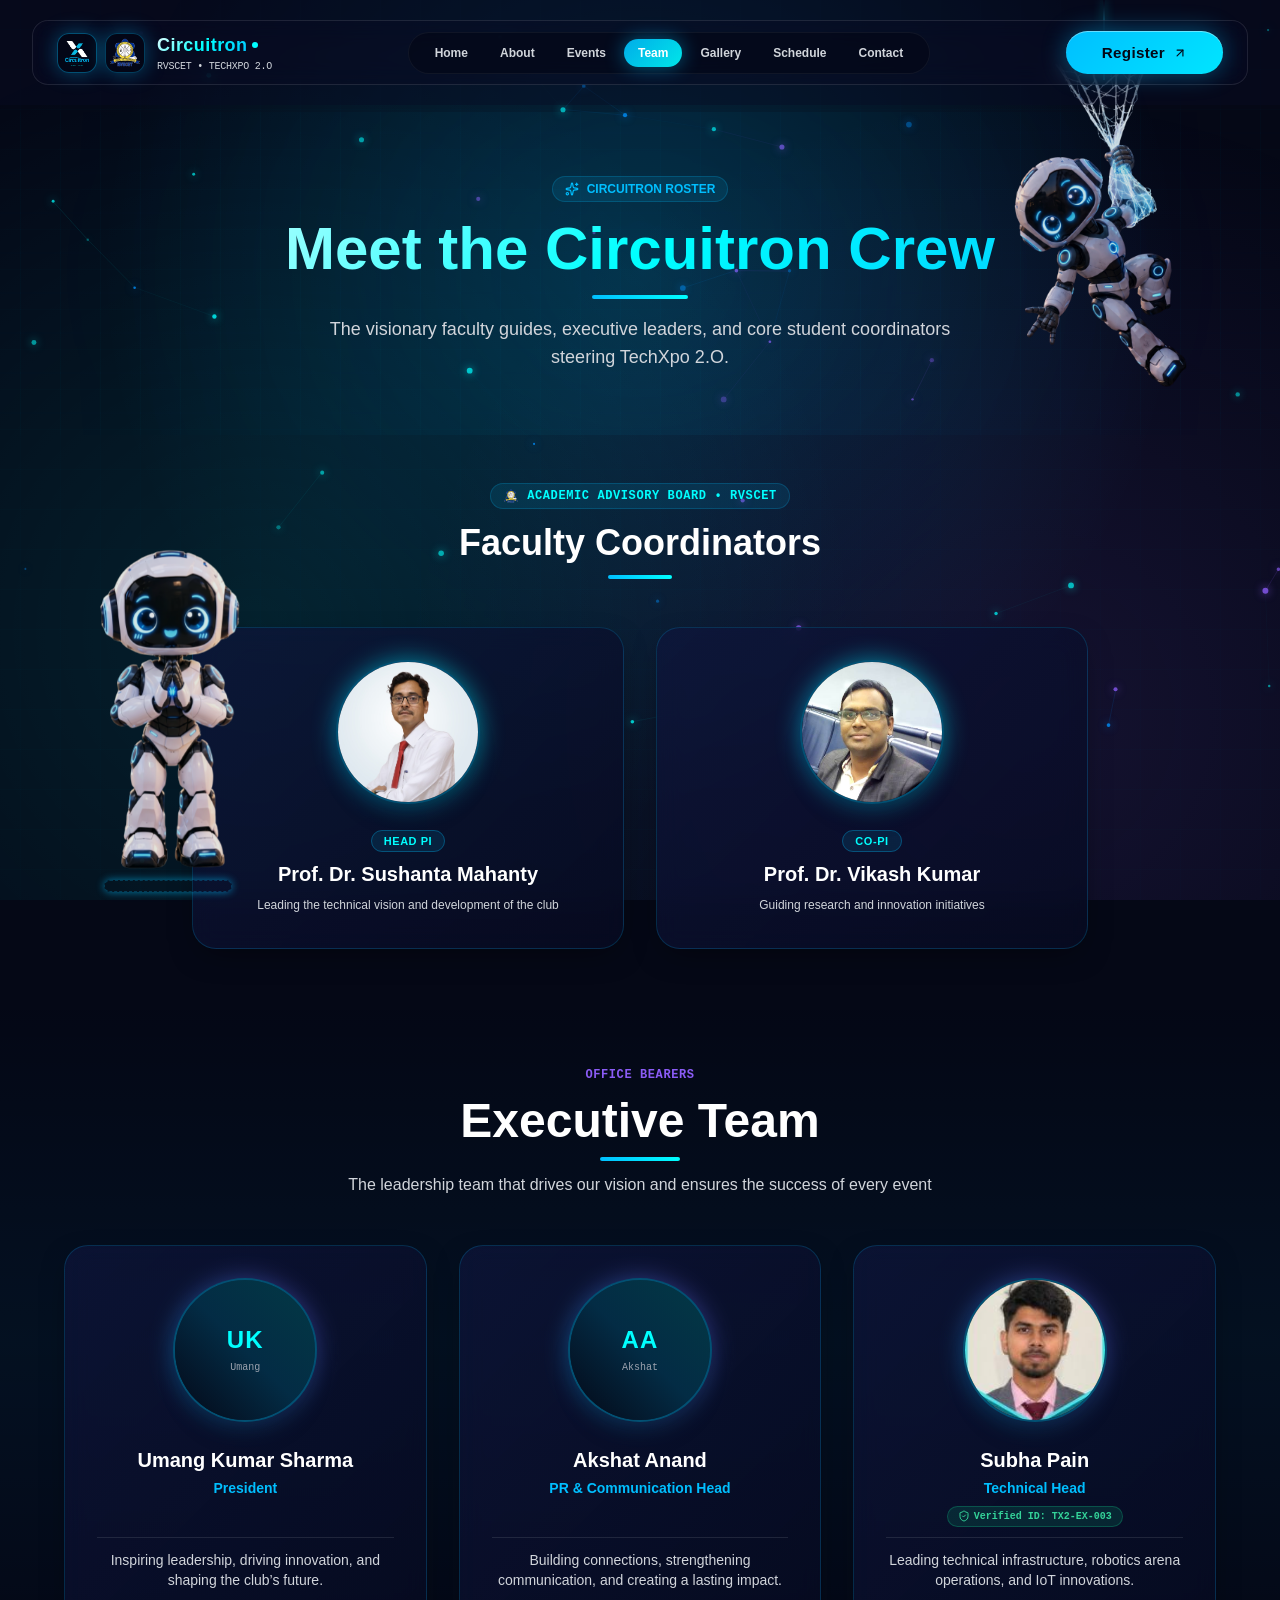
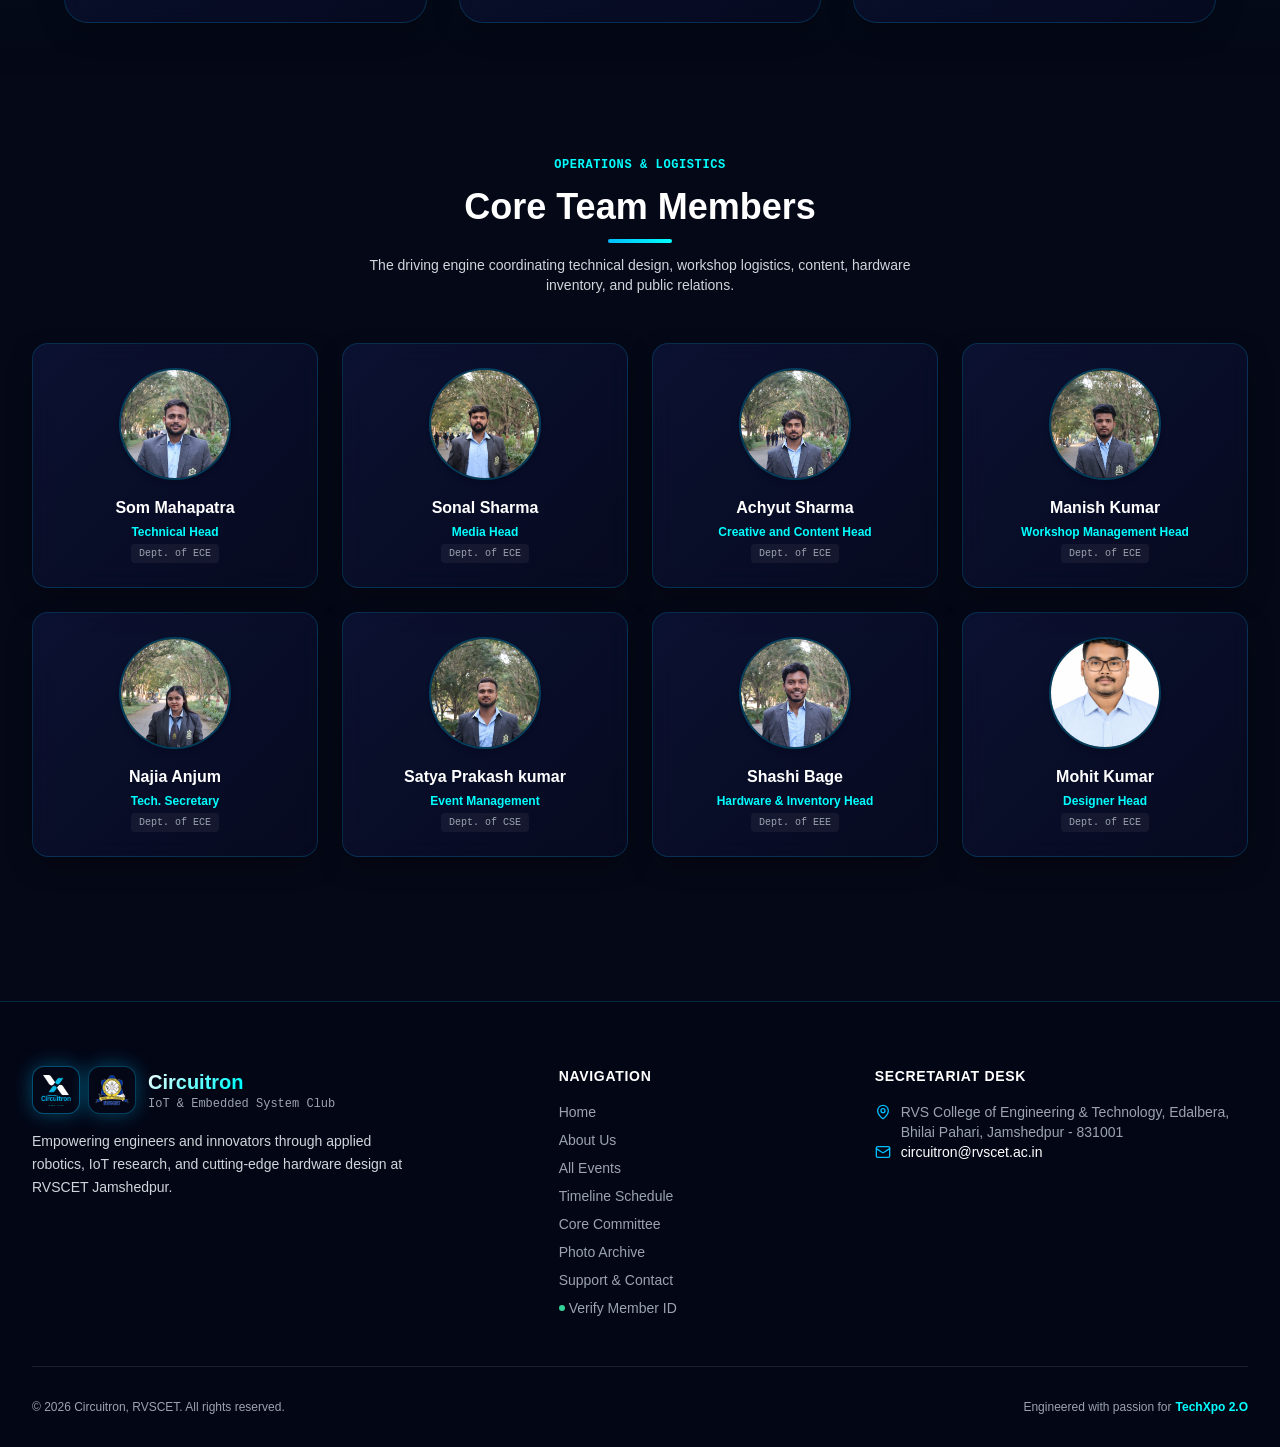
<file: pages/team.html>
<!doctype html>
<html lang="en">
  <head>
    <meta charset="UTF-8" />
    <meta name="viewport" content="width=device-width, initial-scale=1.0, maximum-scale=5.0" />
    <meta name="theme-color" content="#050816" />
        <!-- Security & Integrity Headers (Anti-Tampering & XSS Shield) -->
    <meta http-equiv="Content-Security-Policy" content="default-src 'self'; script-src 'self' 'unsafe-inline' https://fonts.googleapis.com; style-src 'self' 'unsafe-inline' https://fonts.googleapis.com; font-src 'self' https://fonts.gstatic.com data:; img-src 'self' data: https:; connect-src 'self'; frame-ancestors 'none'; base-uri 'self';" />
    <meta http-equiv="X-Frame-Options" content="DENY" />
    <meta http-equiv="X-Content-Type-Options" content="nosniff" />
    <meta name="referrer" content="strict-origin-when-cross-origin" />
    <meta http-equiv="Permissions-Policy" content="camera=(), microphone=(), geolocation=()" />
    <meta name="description" content="Meet the faculty guides, executive leaders, and core student coordinators of Circuitron at RVSCET Jamshedpur." />
    <title>Core Committee &amp; Team | TechXpo 2.O</title>
    <link rel="icon" type="image/svg+xml" href="../logo.svg" />
    <link rel="icon" type="image/png" href="../favicon.png" />
    <link rel="shortcut icon" href="../favicon.ico" />
    <link rel="apple-touch-icon" href="../logo.png" />
    <link rel="preconnect" href="https://fonts.googleapis.com" />
    <link rel="preconnect" href="https://fonts.gstatic.com" crossorigin />
    <link href="https://fonts.googleapis.com/css2?family=Orbitron:wght@400;700;800;900&family=Poppins:wght@300;400;500;600;700;800&display=swap" rel="stylesheet" />
    <link rel="stylesheet" href="../css/style.css" />
  </head>
  <body class="bg-[#050816] text-white font-poppins selection:bg-accent selection:text-darkNavy relative min-h-screen overflow-x-hidden">
    <!-- Top Scroll Progress Bar -->
    <div class="fixed top-0 left-0 right-0 h-[2.5px] z-[100] pointer-events-none bg-transparent">
      <div id="scroll-progress-bar" class="h-full bg-gradient-to-r from-primary via-accent to-cyberPurple origin-left shadow-[0_0_12px_rgba(0,191,255,0.8)]" style="width: 0%;"></div>
    </div>

    <!-- Spotlight Follower -->
    <div id="cyber-spotlight" class="fixed inset-0 pointer-events-none select-none overflow-hidden" style="z-index: 0;" aria-hidden="true"></div>

    <!-- Background Grids & Canvases -->
    <canvas id="particles-canvas" class="fixed inset-0 pointer-events-none" style="z-index: 1;"></canvas>
    <div class="fixed inset-0 circuit-bg opacity-30 pointer-events-none" style="z-index: 0;"></div>
    <div class="fixed inset-0 circuit-bg-glow pointer-events-none" style="z-index: 0;"></div>

    <!-- Robot Mascots -->
    <div id="mascot-swing-bot" class="fixed top-12 sm:top-16 right-2 sm:right-4 md:right-8 lg:right-12 w-20 sm:w-44 md:w-56 lg:w-64 max-w-[28vw] pointer-events-none select-none group z-40" style="z-index: 40;" title="Click me!">
      <div class="absolute -top-16 left-1/2 -translate-x-1/2 w-[2px] h-20 bg-gradient-to-b from-transparent via-cyan-400 to-accent opacity-70 shadow-[0_0_10px_#00ffff] animate-pulse pointer-events-none"></div>
      <div id="mascot-swing-bubble" class="hidden absolute -bottom-10 right-0 z-50 px-3 py-1.5 rounded-xl bg-darkNavy/95 border border-cyan-400/80 shadow-[0_0_20px_rgba(0,255,255,0.5)] text-[10px] font-orbitron font-bold text-accent whitespace-nowrap flex items-center space-x-1.5 pointer-events-none">
        <i data-lucide="zap" class="w-3 h-3 text-cyan-300"></i>
        <span>SWINGING INTO 30.NOV.2026!</span>
      </div>
      <div class="swing-idle relative w-full pointer-events-auto cursor-pointer">
        <img src="../assets/bot-swing.png" alt="Spider Bot" class="w-full h-auto object-contain filter drop-shadow-[0_0_20px_rgba(0,191,255,0.6)] group-hover:drop-shadow-[0_0_30px_rgba(0,255,255,0.9)] opacity-90 group-hover:opacity-100 transition-all duration-300" />
      </div>
    </div>

    <div id="mascot-welcome-bot" class="fixed bottom-4 md:bottom-8 left-2 sm:left-4 md:left-8 lg:left-12 w-20 sm:w-36 md:w-52 lg:w-60 max-w-[28vw] pointer-events-none select-none group perspective-1000 z-40" style="z-index: 40;" title="Click me!">
      <div id="mascot-welcome-bubble" class="hidden absolute -top-12 left-0 z-50 px-3 py-1.5 rounded-xl bg-darkNavy/95 border border-primary/80 shadow-[0_0_20px_rgba(0,191,255,0.5)] text-[10px] font-orbitron font-bold text-white whitespace-nowrap flex items-center space-x-1.5 pointer-events-none">
        <i data-lucide="bot" class="w-3 h-3 text-primary"></i>
        <span>CIRCUITRON BOT: WELCOME!</span>
      </div>
      <div class="welcome-idle relative w-full preserve-3d pointer-events-auto cursor-pointer">
        <img src="../assets/bot-welcome.png" alt="Welcome Bot" class="w-full h-auto object-contain filter drop-shadow-[0_0_20px_rgba(0,191,255,0.55)] group-hover:drop-shadow-[0_0_30px_rgba(0,191,255,0.9)] opacity-90 group-hover:opacity-100 transition-all duration-300" />
        <div class="absolute -bottom-2 left-1/2 -translate-x-1/2 w-20 sm:w-32 h-3 rounded-full border border-primary/40 border-dashed animate-spin-slow opacity-60 shadow-[0_0_8px_#00bfff]"></div>
      </div>
    </div>

    <!-- Navigation Header -->
    <header id="main-nav" class="fixed top-0 left-0 right-0 z-50 transition-all duration-300 py-4 sm:py-5">
      <div class="max-w-7xl mx-auto px-4 sm:px-6 lg:px-8">
        <nav class="flex items-center justify-between px-2.5 sm:px-6 py-2 sm:py-2.5 rounded-2xl bg-secondary/40 backdrop-blur-md border border-white/10 transition-all duration-300">
          <a href="../index.html" class="flex items-center space-x-2 sm:space-x-3 group min-w-0 flex-shrink">
            <div class="flex items-center space-x-1.5 sm:space-x-2 flex-shrink-0">
              <div class="relative w-8 h-8 sm:w-10 sm:h-10 rounded-xl overflow-hidden p-0.5 border border-primary/40 group-hover:border-accent transition-all duration-300 bg-darkNavy/80 flex items-center justify-center shadow-neon">
                <img src="../logo.png" alt="Circuitron Logo" class="w-full h-full object-contain" />
              </div>
              <div class="flex relative w-8 h-8 sm:w-10 sm:h-10 rounded-xl overflow-hidden p-0.5 border border-primary/30 group-hover:border-accent transition-all duration-300 bg-darkNavy/80 items-center justify-center shadow-neon">
                <img src="../assets/rvscet-logo.png" alt="RVSCET Logo" class="w-full h-full object-contain" />
              </div>
            </div>
            <div class="min-w-0">
              <div class="flex items-center space-x-1">
                <span class="font-orbitron font-extrabold text-xs xs:text-sm sm:text-lg gradient-text tracking-wide whitespace-nowrap">Circuitron</span>
                <span class="w-1.5 h-1.5 rounded-full bg-accent animate-pulse flex-shrink-0"></span>
              </div>
              <p class="text-[8px] xs:text-[9px] sm:text-[10px] text-gray-300 font-mono tracking-tight block whitespace-nowrap font-medium">RVSCET &bull; TECHXPO 2.O</p>
            </div>
          </a>

          <div class="hidden lg:flex items-center space-x-1 bg-darkNavy/60 px-3 py-1.5 rounded-full border border-white/5">
            <a href="../index.html" class="nav-link px-3.5 py-1.5 text-xs font-semibold rounded-full text-gray-300 hover:text-white transition-colors">Home</a>
            <a href="about.html" class="nav-link px-3.5 py-1.5 text-xs font-semibold rounded-full text-gray-300 hover:text-white transition-colors">About</a>
            <a href="events.html" class="nav-link px-3.5 py-1.5 text-xs font-semibold rounded-full text-gray-300 hover:text-white transition-colors">Events</a>
            <a href="team.html" class="nav-link px-3.5 py-1.5 text-xs font-semibold rounded-full text-gray-300 hover:text-white transition-colors">Team</a>
            <a href="gallery.html" class="nav-link px-3.5 py-1.5 text-xs font-semibold rounded-full text-gray-300 hover:text-white transition-colors">Gallery</a>
            <a href="schedule.html" class="nav-link px-3.5 py-1.5 text-xs font-semibold rounded-full text-gray-300 hover:text-white transition-colors">Schedule</a>
            <a href="contact.html" class="nav-link px-3.5 py-1.5 text-xs font-semibold rounded-full text-gray-300 hover:text-white transition-colors">Contact</a>
          </div>

          <div class="hidden sm:flex items-center space-x-3">
            <a href="https://forms.gle/mNU3damnJBMfnmSU7" target="_blank" rel="noopener noreferrer" rel="noopener noreferrer" class="btn-primary text-xs py-2 px-5 font-bold">
              <span>Register</span>
              <i data-lucide="arrow-up-right" class="w-3.5 h-3.5"></i>
            </a>
          </div>

          <div class="lg:hidden flex items-center space-x-1.5 sm:space-x-2 flex-shrink-0">
            <a href="https://forms.gle/mNU3damnJBMfnmSU7" target="_blank" rel="noopener noreferrer" rel="noopener noreferrer" class="sm:hidden inline-flex items-center justify-center text-[10px] xs:text-[11px] font-bold font-orbitron py-1 px-2.5 xs:px-3 rounded-full bg-gradient-to-r from-primary to-accent text-darkNavy shadow-neon flex-shrink-0">Register</a>
            <button id="mobile-menu-btn" class="p-1.5 sm:p-2.5 min-w-[34px] min-h-[34px] sm:min-w-[40px] sm:min-h-[40px] flex items-center justify-center rounded-xl bg-darkNavy/80 border border-primary/20 text-gray-300 hover:text-white focus:outline-none flex-shrink-0" aria-label="Toggle menu">
              <i id="menu-icon" data-lucide="menu" class="w-4 h-4 sm:w-5 sm:h-5"></i>
              <i id="close-icon" data-lucide="x" class="w-4 h-4 sm:w-5 sm:h-5 hidden"></i>
            </button>
          </div>
        </nav>
      </div>

      <div id="mobile-menu" class="hidden lg:hidden max-w-7xl mx-auto px-4 mt-2">
        <div class="bg-darkNavy/95 backdrop-blur-xl p-4 sm:p-5 rounded-2xl border border-primary/30 space-y-2 shadow-2xl">
          <a href="../index.html" class="block px-4 py-3 rounded-xl text-sm font-semibold text-gray-300 hover:text-white hover:bg-white/5">Home</a>
          <a href="about.html" class="block px-4 py-3 rounded-xl text-sm font-semibold text-gray-300 hover:text-white hover:bg-white/5">About</a>
          <a href="events.html" class="block px-4 py-3 rounded-xl text-sm font-semibold text-gray-300 hover:text-white hover:bg-white/5">Events</a>
          <a href="team.html" class="block px-4 py-3 rounded-xl text-sm font-semibold text-gray-300 hover:text-white hover:bg-white/5">Team</a>
          <a href="gallery.html" class="block px-4 py-3 rounded-xl text-sm font-semibold text-gray-300 hover:text-white hover:bg-white/5">Gallery</a>
          <a href="schedule.html" class="block px-4 py-3 rounded-xl text-sm font-semibold text-gray-300 hover:text-white hover:bg-white/5">Schedule</a>
          <a href="contact.html" class="block px-4 py-3 rounded-xl text-sm font-semibold text-gray-300 hover:text-white hover:bg-white/5">Contact</a>
        </div>
      </div>
    </header>

    <!-- Main Content -->
    <main class="relative z-10 min-h-screen pt-28 pb-20">
      <!-- Section Header -->
      <section class="relative py-16 overflow-hidden">
        <div class="absolute inset-0 circuit-bg opacity-30"></div>
        <div class="absolute top-1/2 left-1/2 -translate-x-1/2 -translate-y-1/2 w-[600px] h-[350px] bg-primary/10 rounded-full blur-[140px] pointer-events-none"></div>

        <div class="relative z-10 max-w-7xl mx-auto px-4 sm:px-6 lg:px-8 text-center space-y-4">
          <div class="inline-flex items-center space-x-2 px-3 py-1 rounded-full bg-primary/10 border border-primary/20 text-xs font-semibold text-primary">
            <i data-lucide="sparkles" class="w-3.5 h-3.5"></i>
            <span>CIRCUITRON ROSTER</span>
          </div>
          <h1 class="text-4xl sm:text-6xl font-black font-orbitron gradient-text">Meet the Circuitron Crew</h1>
          <div class="w-24 h-1 bg-gradient-to-r from-primary to-accent mx-auto rounded-full"></div>
          <p class="text-gray-300 max-w-2xl mx-auto text-base sm:text-lg">The visionary faculty guides, executive leaders, and core student coordinators steering TechXpo 2.O.</p>
        </div>
      </section>

      <!-- 1. Faculty Coordinators -->
      <section class="py-12">
        <div class="max-w-7xl mx-auto px-4 sm:px-6 lg:px-8">
          <div class="text-center space-y-3 mb-12">
            <div class="inline-flex items-center space-x-2 px-3 py-1 rounded-full bg-primary/10 border border-primary/20">
              <img src="../assets/rvscet-logo.png" alt="RVSCET" class="w-4 h-4 object-contain flex-shrink-0" />
              <span class="text-xs font-mono uppercase tracking-wider text-accent font-semibold">ACADEMIC ADVISORY BOARD &bull; RVSCET</span>
            </div>
            <h2 class="text-3xl sm:text-4xl font-black font-orbitron text-white">Faculty Coordinators</h2>
            <div class="w-16 h-1 bg-gradient-to-r from-primary to-accent mx-auto rounded-full"></div>
          </div>

          <div class="grid grid-cols-1 md:grid-cols-2 max-w-4xl mx-auto gap-8">
            <!-- Faculty 1 -->
            <div class="glass-card p-8 rounded-3xl border border-primary/25 flex flex-col items-center text-center group">
              <div class="relative w-36 h-36 mb-6">
                <div class="absolute inset-0 rounded-full bg-gradient-to-tr from-primary to-accent blur-md opacity-50 group-hover:opacity-90 transition-opacity duration-300"></div>
                <div class="relative w-full h-full rounded-full overflow-hidden border-2 border-primary/40 group-hover:border-accent transition-colors bg-darkNavy shadow-xl flex items-center justify-center">
                  <img src="../assets/gallery2/prof .shushant mahanty.jpg" alt="Prof. Dr. Sushanta Mahanty" data-name="Prof. Dr. Sushanta Mahanty" class="member-avatar-img w-full h-full object-cover transition-transform duration-500 group-hover:scale-105" loading="lazy" />
                </div>
              </div>
              <div class="space-y-2">
                <span class="px-3 py-1 rounded-full bg-primary/10 border border-primary/30 text-[11px] font-bold text-accent uppercase tracking-wider">Head PI</span>
                <h3 class="text-xl font-bold font-orbitron text-white group-hover:text-primary transition-colors">Prof. Dr. Sushanta Mahanty</h3>
                <p class="text-gray-300 text-xs leading-relaxed max-w-xs mx-auto">Leading the technical vision and development of the club</p>
              </div>
            </div>

            <!-- Faculty 2 -->
            <div class="glass-card p-8 rounded-3xl border border-primary/25 flex flex-col items-center text-center group">
              <div class="relative w-36 h-36 mb-6">
                <div class="absolute inset-0 rounded-full bg-gradient-to-tr from-primary to-accent blur-md opacity-50 group-hover:opacity-90 transition-opacity duration-300"></div>
                <div class="relative w-full h-full rounded-full overflow-hidden border-2 border-primary/40 group-hover:border-accent transition-colors bg-darkNavy shadow-xl flex items-center justify-center">
                  <img src="../assets/gallery2/prof vikash kumar.jpg" alt="Prof. Dr. Vikash Kumar" data-name="Prof. Dr. Vikash Kumar" class="member-avatar-img w-full h-full object-cover transition-transform duration-500 group-hover:scale-105" loading="lazy" />
                </div>
              </div>
              <div class="space-y-2">
                <span class="px-3 py-1 rounded-full bg-primary/10 border border-primary/30 text-[11px] font-bold text-accent uppercase tracking-wider">Co-PI</span>
                <h3 class="text-xl font-bold font-orbitron text-white group-hover:text-primary transition-colors">Prof. Dr. Vikash Kumar</h3>
                <p class="text-gray-300 text-xs leading-relaxed max-w-xs mx-auto">Guiding research and innovation initiatives</p>
              </div>
            </div>
          </div>
        </div>
      </section>

      <!-- 2. Executive Leadership -->
      <section class="py-16 bg-gradient-to-b from-transparent via-primary/5 to-transparent">
        <div class="max-w-7xl mx-auto px-4 sm:px-6 lg:px-8">
          <div class="text-center space-y-3 mb-12">
            <span class="text-xs font-mono uppercase tracking-wider text-cyberPurple font-semibold">OFFICE BEARERS</span>
            <h2 class="text-3xl sm:text-5xl font-black font-orbitron text-white">Executive Team</h2>
            <div class="w-20 h-1 bg-gradient-to-r from-primary to-accent mx-auto rounded-full mt-2"></div>
            <p class="text-gray-300 max-w-2xl mx-auto text-sm sm:text-base mt-3">The leadership team that drives our vision and ensures the success of every event</p>
          </div>

          <div class="grid grid-cols-1 md:grid-cols-3 gap-8 max-w-6xl mx-auto">
            <!-- Exec 1 -->
            <div class="glass-card p-8 rounded-3xl border border-primary/25 flex flex-col items-center text-center group hover:border-accent/40 transition-all duration-300">
              <div class="relative w-36 h-36 mb-6 flex-shrink-0">
                <div class="absolute inset-0 rounded-full bg-gradient-to-tr from-primary to-cyberPurple blur-md opacity-40 group-hover:opacity-80 transition-opacity duration-300"></div>
                <div class="relative w-full h-full rounded-full overflow-hidden border-2 border-primary/40 group-hover:border-accent transition-colors bg-darkNavy shadow-xl flex items-center justify-center">
                  <div class="w-full h-full bg-gradient-to-tr from-darkNavy via-primary/20 to-accent/20 flex flex-col items-center justify-center text-center p-3">
                    <span class="font-orbitron font-extrabold text-2xl text-accent tracking-wider">UK</span>
                    <span class="text-[10px] text-gray-400 font-mono mt-1 line-clamp-1 max-w-[100px]">Umang</span>
                  </div>
                </div>
              </div>
              <div class="space-y-2 text-center flex-1 flex flex-col items-center justify-between w-full">
                <div>
                  <h3 class="text-xl font-bold font-orbitron text-white group-hover:text-primary transition-colors">Umang Kumar Sharma</h3>
                  <p class="text-primary font-semibold text-sm mt-1">President</p>
                </div>
                <p class="text-gray-300 text-xs sm:text-sm leading-relaxed max-w-xs mx-auto pt-3 border-t border-white/10 mt-3">Inspiring leadership, driving innovation, and shaping the club’s future.</p>
              </div>
            </div>

            <!-- Exec 2 -->
            <div class="glass-card p-8 rounded-3xl border border-primary/25 flex flex-col items-center text-center group hover:border-accent/40 transition-all duration-300">
              <div class="relative w-36 h-36 mb-6 flex-shrink-0">
                <div class="absolute inset-0 rounded-full bg-gradient-to-tr from-primary to-cyberPurple blur-md opacity-40 group-hover:opacity-80 transition-opacity duration-300"></div>
                <div class="relative w-full h-full rounded-full overflow-hidden border-2 border-primary/40 group-hover:border-accent transition-colors bg-darkNavy shadow-xl flex items-center justify-center">
                  <div class="w-full h-full bg-gradient-to-tr from-darkNavy via-primary/20 to-accent/20 flex flex-col items-center justify-center text-center p-3">
                    <span class="font-orbitron font-extrabold text-2xl text-accent tracking-wider">AA</span>
                    <span class="text-[10px] text-gray-400 font-mono mt-1 line-clamp-1 max-w-[100px]">Akshat</span>
                  </div>
                </div>
              </div>
              <div class="space-y-2 text-center flex-1 flex flex-col items-center justify-between w-full">
                <div>
                  <h3 class="text-xl font-bold font-orbitron text-white group-hover:text-primary transition-colors">Akshat Anand</h3>
                  <p class="text-primary font-semibold text-sm mt-1">PR &amp; Communication Head</p>
                </div>
                <p class="text-gray-300 text-xs sm:text-sm leading-relaxed max-w-xs mx-auto pt-3 border-t border-white/10 mt-3">Building connections, strengthening communication, and creating a lasting impact.</p>
              </div>
            </div>

            <!-- Exec 3 -->
            <div class="glass-card p-8 rounded-3xl border border-primary/25 flex flex-col items-center text-center group hover:border-accent/40 transition-all duration-300">
              <div class="relative w-36 h-36 mb-6 flex-shrink-0">
                <div class="absolute inset-0 rounded-full bg-gradient-to-tr from-primary to-cyberPurple blur-md opacity-40 group-hover:opacity-80 transition-opacity duration-300"></div>
                <div class="relative w-full h-full rounded-full overflow-hidden border-2 border-primary/40 group-hover:border-accent transition-colors bg-darkNavy shadow-xl flex items-center justify-center">
                  <img src="../assets/gallery2/subha pain.jpg" alt="Subha Pain" data-name="Subha Pain" class="member-avatar-img w-full h-full object-cover transition-transform duration-500 group-hover:scale-105" loading="lazy" />
                </div>
              </div>
              <div class="space-y-2 text-center flex-1 flex flex-col items-center justify-between w-full">
                <div>
                  <h3 class="text-xl font-bold font-orbitron text-white group-hover:text-primary transition-colors">Subha Pain</h3>
                  <p class="text-primary font-semibold text-sm mt-1">Technical Head</p>
                  <a href="../verify.html?id=TX2-EX-003" class="mt-2 inline-flex items-center space-x-1 px-2.5 py-0.5 rounded-full bg-emerald-500/15 border border-emerald-500/30 text-[10px] font-mono text-emerald-400 font-bold hover:bg-emerald-500/25 transition-colors">
                    <i data-lucide="shield-check" class="w-3 h-3"></i>
                    <span>Verified ID: TX2-EX-003</span>
                  </a>
                </div>
                <p class="text-gray-300 text-xs sm:text-sm leading-relaxed max-w-xs mx-auto pt-3 border-t border-white/10 mt-3">Leading technical infrastructure, robotics arena operations, and IoT innovations.</p>
              </div>
            </div>
          </div>
        </div>
      </section>

      <!-- 3. Core Coordinators Grid -->
      <section class="py-16">
        <div class="max-w-7xl mx-auto px-4 sm:px-6 lg:px-8">
          <div class="text-center space-y-3 mb-12">
            <span class="text-xs font-mono uppercase tracking-wider text-accent font-semibold">OPERATIONS &amp; LOGISTICS</span>
            <h2 class="text-3xl sm:text-4xl font-black font-orbitron text-white">Core Team Members</h2>
            <div class="w-16 h-1 bg-gradient-to-r from-primary to-accent mx-auto rounded-full"></div>
            <p class="text-gray-300 text-sm max-w-xl mx-auto">The driving engine coordinating technical design, workshop logistics, content, hardware inventory, and public relations.</p>
          </div>

          <div class="grid grid-cols-1 sm:grid-cols-2 lg:grid-cols-4 gap-6">
            <!-- Core 1 -->
            <div class="glass-card p-6 rounded-2xl border border-primary/20 flex flex-col items-center text-center group hover:border-primary/50">
              <div class="relative w-28 h-28 mb-4">
                <div class="relative w-full h-full rounded-full overflow-hidden border-2 border-primary/30 group-hover:border-accent transition-colors bg-darkNavy shadow-md flex items-center justify-center">
                  <img src="../assets/gallery2/som mahapatra.jpg" alt="Som Mahapatra" data-name="Som Mahapatra" class="member-avatar-img w-full h-full object-cover transition-transform duration-500 group-hover:scale-105" loading="lazy" />
                </div>
              </div>
              <h3 class="text-base font-bold font-orbitron text-white group-hover:text-primary transition-colors">Som Mahapatra</h3>
              <p class="text-accent font-semibold text-xs mt-1">Technical Head</p>
              <span class="text-[10px] font-mono text-gray-400 mt-1 bg-white/5 px-2 py-0.5 rounded">Dept. of ECE</span>
            </div>

            <!-- Core 2 -->
            <div class="glass-card p-6 rounded-2xl border border-primary/20 flex flex-col items-center text-center group hover:border-primary/50">
              <div class="relative w-28 h-28 mb-4">
                <div class="relative w-full h-full rounded-full overflow-hidden border-2 border-primary/30 group-hover:border-accent transition-colors bg-darkNavy shadow-md flex items-center justify-center">
                  <img src="../assets/gallery2/sonal.jpg" alt="Sonal Sharma" data-name="Sonal Sharma" class="member-avatar-img w-full h-full object-cover transition-transform duration-500 group-hover:scale-105" loading="lazy" />
                </div>
              </div>
              <h3 class="text-base font-bold font-orbitron text-white group-hover:text-primary transition-colors">Sonal Sharma</h3>
              <p class="text-accent font-semibold text-xs mt-1">Media Head</p>
              <span class="text-[10px] font-mono text-gray-400 mt-1 bg-white/5 px-2 py-0.5 rounded">Dept. of ECE</span>
            </div>

            <!-- Core 3 -->
            <div class="glass-card p-6 rounded-2xl border border-primary/20 flex flex-col items-center text-center group hover:border-primary/50">
              <div class="relative w-28 h-28 mb-4">
                <div class="relative w-full h-full rounded-full overflow-hidden border-2 border-primary/30 group-hover:border-accent transition-colors bg-darkNavy shadow-md flex items-center justify-center">
                  <img src="../assets/gallery2/achut sharma.jpg" alt="Achyut Sharma" data-name="Achyut Sharma" class="member-avatar-img w-full h-full object-cover transition-transform duration-500 group-hover:scale-105" loading="lazy" />
                </div>
              </div>
              <h3 class="text-base font-bold font-orbitron text-white group-hover:text-primary transition-colors">Achyut Sharma</h3>
              <p class="text-accent font-semibold text-xs mt-1">Creative and Content Head</p>
              <span class="text-[10px] font-mono text-gray-400 mt-1 bg-white/5 px-2 py-0.5 rounded">Dept. of ECE</span>
            </div>

            <!-- Core 4 -->
            <div class="glass-card p-6 rounded-2xl border border-primary/20 flex flex-col items-center text-center group hover:border-primary/50">
              <div class="relative w-28 h-28 mb-4">
                <div class="relative w-full h-full rounded-full overflow-hidden border-2 border-primary/30 group-hover:border-accent transition-colors bg-darkNavy shadow-md flex items-center justify-center">
                  <img src="../assets/gallery2/manish kumar.jpg" alt="Manish Kumar" data-name="Manish Kumar" class="member-avatar-img w-full h-full object-cover transition-transform duration-500 group-hover:scale-105" loading="lazy" />
                </div>
              </div>
              <h3 class="text-base font-bold font-orbitron text-white group-hover:text-primary transition-colors">Manish Kumar</h3>
              <p class="text-accent font-semibold text-xs mt-1">Workshop Management Head</p>
              <span class="text-[10px] font-mono text-gray-400 mt-1 bg-white/5 px-2 py-0.5 rounded">Dept. of ECE</span>
            </div>

            <!-- Core 5 -->
            <div class="glass-card p-6 rounded-2xl border border-primary/20 flex flex-col items-center text-center group hover:border-primary/50">
              <div class="relative w-28 h-28 mb-4">
                <div class="relative w-full h-full rounded-full overflow-hidden border-2 border-primary/30 group-hover:border-accent transition-colors bg-darkNavy shadow-md flex items-center justify-center">
                  <img src="../assets/gallery2/nazia anjam.jpg" alt="Najia Anjum" data-name="Najia Anjum" class="member-avatar-img w-full h-full object-cover transition-transform duration-500 group-hover:scale-105" loading="lazy" />
                </div>
              </div>
              <h3 class="text-base font-bold font-orbitron text-white group-hover:text-primary transition-colors">Najia Anjum</h3>
              <p class="text-accent font-semibold text-xs mt-1">Tech. Secretary</p>
              <span class="text-[10px] font-mono text-gray-400 mt-1 bg-white/5 px-2 py-0.5 rounded">Dept. of ECE</span>
            </div>

            <!-- Core 6 -->
            <div class="glass-card p-6 rounded-2xl border border-primary/20 flex flex-col items-center text-center group hover:border-primary/50">
              <div class="relative w-28 h-28 mb-4">
                <div class="relative w-full h-full rounded-full overflow-hidden border-2 border-primary/30 group-hover:border-accent transition-colors bg-darkNavy shadow-md flex items-center justify-center">
                  <img src="../assets/gallery2/satyaprakash kumar.jpg" alt="Satya Prakash kumar" data-name="Satya Prakash kumar" class="member-avatar-img w-full h-full object-cover transition-transform duration-500 group-hover:scale-105" loading="lazy" />
                </div>
              </div>
              <h3 class="text-base font-bold font-orbitron text-white group-hover:text-primary transition-colors">Satya Prakash kumar</h3>
              <p class="text-accent font-semibold text-xs mt-1">Event Management</p>
              <span class="text-[10px] font-mono text-gray-400 mt-1 bg-white/5 px-2 py-0.5 rounded">Dept. of CSE</span>
            </div>

            <!-- Core 7 -->
            <div class="glass-card p-6 rounded-2xl border border-primary/20 flex flex-col items-center text-center group hover:border-primary/50">
              <div class="relative w-28 h-28 mb-4">
                <div class="relative w-full h-full rounded-full overflow-hidden border-2 border-primary/30 group-hover:border-accent transition-colors bg-darkNavy shadow-md flex items-center justify-center">
                  <img src="../assets/gallery2/shashi bhage.jpg" alt="Shashi Bage" data-name="Shashi Bage" class="member-avatar-img w-full h-full object-cover transition-transform duration-500 group-hover:scale-105" loading="lazy" />
                </div>
              </div>
              <h3 class="text-base font-bold font-orbitron text-white group-hover:text-primary transition-colors">Shashi Bage</h3>
              <p class="text-accent font-semibold text-xs mt-1">Hardware &amp; Inventory Head</p>
              <span class="text-[10px] font-mono text-gray-400 mt-1 bg-white/5 px-2 py-0.5 rounded">Dept. of EEE</span>
            </div>

            <!-- Core 8 -->
            <div class="glass-card p-6 rounded-2xl border border-primary/20 flex flex-col items-center text-center group hover:border-primary/50">
              <div class="relative w-28 h-28 mb-4">
                <div class="relative w-full h-full rounded-full overflow-hidden border-2 border-primary/30 group-hover:border-accent transition-colors bg-darkNavy shadow-md flex items-center justify-center">
                  <img src="../assets/gallery2/mohit kumar.jpeg" alt="Mohit Kumar" data-name="Mohit Kumar" class="member-avatar-img w-full h-full object-cover transition-transform duration-500 group-hover:scale-105" loading="lazy" />
                </div>
              </div>
              <h3 class="text-base font-bold font-orbitron text-white group-hover:text-primary transition-colors">Mohit Kumar</h3>
              <p class="text-accent font-semibold text-xs mt-1">Designer Head</p>
              <span class="text-[10px] font-mono text-gray-400 mt-1 bg-white/5 px-2 py-0.5 rounded">Dept. of ECE</span>
            </div>
          </div>
        </div>
      </section>
    </main>

    <!-- Footer -->
    <footer class="bg-darkNavy/90 border-t border-primary/20 relative z-20 pt-16 pb-8 overflow-hidden">
      <div class="max-w-7xl mx-auto px-4 sm:px-6 lg:px-8 relative z-10">
        <div class="grid grid-cols-1 md:grid-cols-2 lg:grid-cols-12 gap-12 pb-12 border-b border-white/10">
          <div class="lg:col-span-5 space-y-4">
            <a href="../index.html" class="flex items-center space-x-3">
              <div class="flex items-center space-x-2">
                <div class="w-12 h-12 rounded-xl p-0.5 bg-darkNavy border border-primary/40 shadow-neon flex items-center justify-center overflow-hidden">
                  <img src="../logo.png" alt="Circuitron Logo" class="w-full h-full object-contain" />
                </div>
                <div class="w-12 h-12 rounded-xl p-1 bg-darkNavy border border-primary/30 shadow-neon flex items-center justify-center overflow-hidden">
                  <img src="../assets/rvscet-logo.png" alt="RVSCET Logo" class="w-full h-full object-contain" />
                </div>
              </div>
              <div>
                <h3 class="font-orbitron font-extrabold text-xl gradient-text">Circuitron</h3>
                <p class="text-xs text-gray-400 font-mono">IoT &amp; Embedded System Club</p>
              </div>
            </a>
            <p class="text-gray-300 text-sm leading-relaxed max-w-sm">Empowering engineers and innovators through applied robotics, IoT research, and cutting-edge hardware design at RVSCET Jamshedpur.</p>
          </div>

          <div class="lg:col-span-3 space-y-4">
            <h4 class="text-sm font-bold font-orbitron text-white uppercase tracking-wider">Navigation</h4>
            <ul class="space-y-2 text-sm text-gray-400">
              <li><a href="../index.html" class="hover:text-primary transition-colors">Home</a></li>
              <li><a href="about.html" class="hover:text-primary transition-colors">About Us</a></li>
              <li><a href="events.html" class="hover:text-primary transition-colors">All Events</a></li>
              <li><a href="schedule.html" class="hover:text-primary transition-colors">Timeline Schedule</a></li>
              <li><a href="team.html" class="hover:text-primary transition-colors">Core Committee</a></li>
              <li><a href="gallery.html" class="hover:text-primary transition-colors">Photo Archive</a></li>
              <li><a href="contact.html" class="hover:text-primary transition-colors">Support &amp; Contact</a></li>
              <li><a href="../verify.html?id=TX2-EX-003" class="hover:text-emerald-400 transition-colors flex items-center space-x-1"><span class="w-1.5 h-1.5 rounded-full bg-emerald-400 inline-block"></span><span>Verify Member ID</span></a></li>
            </ul>
          </div>

          <div class="lg:col-span-4 space-y-4">
            <h4 class="text-sm font-bold font-orbitron text-white uppercase tracking-wider">Secretariat Desk</h4>
            <div class="space-y-2.5 text-sm text-gray-400">
              <div class="flex items-start space-x-2.5">
                <i data-lucide="map-pin" class="w-4 h-4 text-primary flex-shrink-0 mt-0.5"></i>
                <span>RVS College of Engineering &amp; Technology, Edalbera, Bhilai Pahari, Jamshedpur - 831001</span>
              </div>
              <div class="flex items-center space-x-2.5">
                <i data-lucide="mail" class="w-4 h-4 text-primary flex-shrink-0"></i>
                <a href="mailto:circuitron@rvscet.ac.in" class="hover:text-primary transition-colors text-white font-medium">circuitron@rvscet.ac.in</a>
              </div>
            </div>
          </div>
        </div>

        <div class="pt-8 flex flex-col sm:flex-row items-center justify-between text-xs text-gray-400 space-y-4 sm:space-y-0">
          <p>&copy; 2026 Circuitron, RVSCET. All rights reserved.</p>
          <p class="flex items-center space-x-1">
            <span>Engineered with passion for</span>
            <span class="text-accent font-semibold">TechXpo 2.O</span>
          </p>
        </div>
      </div>
    </footer>

    <!-- FAB -->
    <div id="scroll-top-fab" class="fixed bottom-4 right-4 sm:bottom-6 sm:right-6 z-50 select-none opacity-0 translate-y-8 pointer-events-none transition-all duration-300">
      <a href="https://forms.gle/mNU3damnJBMfnmSU7" target="_blank" rel="noopener noreferrer" rel="noopener noreferrer" class="group relative flex items-center space-x-2 px-3.5 py-2.5 sm:px-5 sm:py-3.5 rounded-full bg-gradient-to-r from-primary via-accent to-primary bg-[length:200%_auto] text-darkNavy font-black font-orbitron text-[11px] sm:text-xs shadow-neonLg border border-white/20 transition-all duration-300 hover:scale-105">
        <i data-lucide="rocket" class="w-3.5 h-3.5 sm:w-4 sm:h-4 group-hover:-translate-y-0.5 transition-transform"></i>
        <span>Register Now</span>
        <i data-lucide="arrow-up-right" class="w-3 h-3 sm:w-3.5 sm:h-3.5"></i>
      </a>
    </div>

    <script src="../js/lucide.min.js"></script>
    <script src="../js/main.js"></script>
  </body>
</html>
</file>
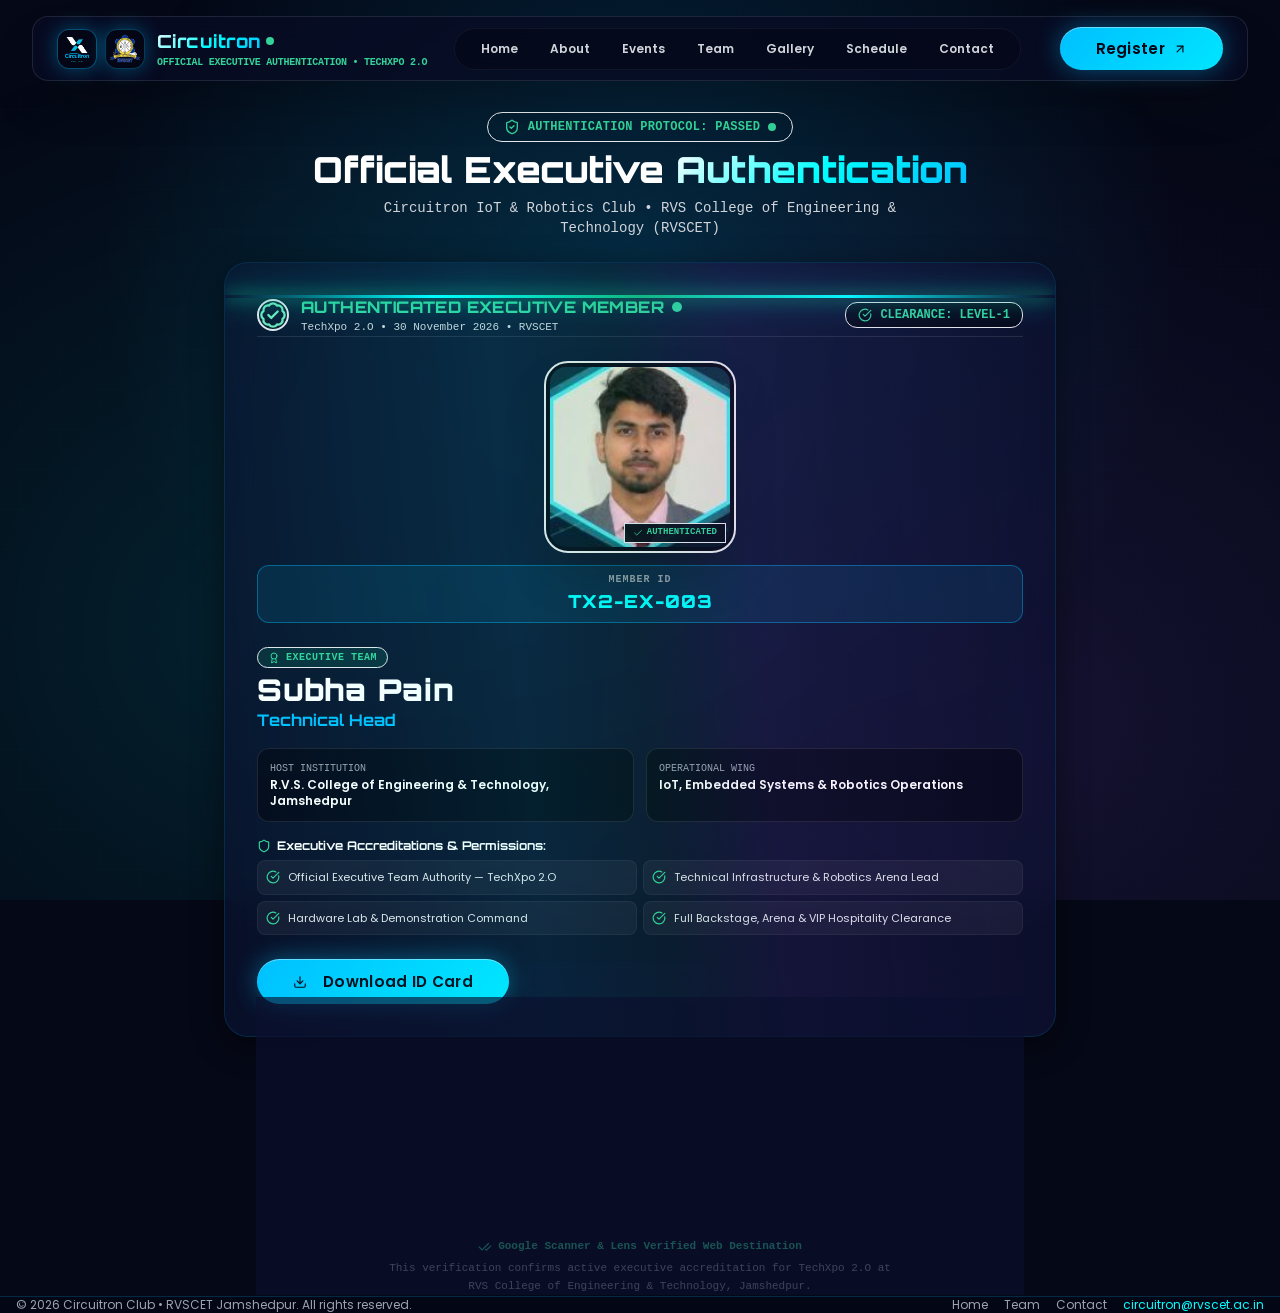
<file: pages/verify.html>
<!doctype html>
<html lang="en">
  <head>
    <meta charset="UTF-8" />
    <meta name="viewport" content="width=device-width, initial-scale=1.0, maximum-scale=5.0" />
    <meta name="theme-color" content="#050816" />
    <meta name="description" content="Official Executive Member Authentication & Credential Verification Portal for TechXpo 2.O — Circuitron Club, RVSCET Jamshedpur." />
    <title>Executive Member Authentication | TechXpo 2.O &bull; Circuitron RVSCET</title>
    <link rel="icon" type="image/svg+xml" href="../logo.svg" />
    <link rel="icon" type="image/png" href="../favicon.png" />
    <link rel="shortcut icon" href="../favicon.ico" />
    <link rel="apple-touch-icon" href="../logo.png" />
    <link rel="preconnect" href="https://fonts.googleapis.com" />
    <link rel="preconnect" href="https://fonts.gstatic.com" crossorigin />
    <link href="https://fonts.googleapis.com/css2?family=Orbitron:wght@400;600;700;800;900&family=Poppins:wght@300;400;500;600;700;800&family=JetBrains+Mono:wght@400;500;700;800&display=swap" rel="stylesheet" />
    <link rel="stylesheet" href="../css/style.css" />
    <style>
      .laser-scan-line {
        position: absolute;
        left: 0;
        right: 0;
        height: 3px;
        background: linear-gradient(90deg, transparent, #00ffff, #10b981, #00ffff, transparent);
        box-shadow: 0 0 15px #10b981, 0 0 30px #00ffff;
        animation: laserSweep 2.5s ease-in-out infinite alternate;
        pointer-events: none;
      }
      @keyframes laserSweep {
        0% { top: 2%; opacity: 0.3; }
        50% { opacity: 1; }
        100% { top: 98%; opacity: 0.3; }
      }
      .hologram-card {
        position: relative;
        overflow: hidden;
      }
      .hologram-card::after {
        content: '';
        position: absolute;
        top: -60%;
        left: -60%;
        width: 220%;
        height: 220%;
        background: linear-gradient(
          60deg,
          transparent 30%,
          rgba(0, 255, 255, 0.09) 45%,
          rgba(16, 185, 129, 0.09) 50%,
          rgba(139, 92, 246, 0.09) 55%,
          transparent 70%
        );
        transform: rotate(25deg);
        pointer-events: none;
        animation: hologramShine 5s linear infinite;
      }
      @keyframes hologramShine {
        0% { transform: translateY(-40%) rotate(25deg); }
        100% { transform: translateY(40%) rotate(25deg); }
      }
      .auth-pulse-ring {
        animation: pulseRing 2s cubic-bezier(0.4, 0, 0.6, 1) infinite;
      }
      @keyframes pulseRing {
        0%, 100% { box-shadow: 0 0 0 0 rgba(16, 185, 129, 0.7); }
        50% { box-shadow: 0 0 0 14px rgba(16, 185, 129, 0); }
      }
    </style>
  </head>
  <body class="bg-[#050816] text-white font-poppins selection:bg-accent selection:text-darkNavy relative min-h-screen overflow-x-hidden">
    <!-- Top Progress Bar -->
    <div class="fixed top-0 left-0 right-0 h-[3px] z-[100] pointer-events-none bg-transparent">
      <div id="scroll-progress-bar" class="h-full bg-gradient-to-r from-emerald-400 via-accent to-primary origin-left shadow-[0_0_15px_rgba(16,185,129,0.9)]" style="width: 100%;"></div>
    </div>

    <!-- Spotlight Follower & Canvas Background -->
    <div id="cyber-spotlight" class="fixed inset-0 pointer-events-none select-none overflow-hidden" style="z-index: 0;" aria-hidden="true"></div>
    <canvas id="particles-canvas" class="fixed inset-0 pointer-events-none" style="z-index: 1;"></canvas>
    <div class="fixed inset-0 circuit-bg opacity-30 pointer-events-none" style="z-index: 0;"></div>
    <div class="fixed inset-0 circuit-bg-glow pointer-events-none" style="z-index: 0;"></div>

    <!-- Navigation Header -->
    <header id="main-nav" class="fixed top-0 left-0 right-0 z-50 transition-all duration-300 py-3 sm:py-4">
      <div class="max-w-7xl mx-auto px-4 sm:px-6 lg:px-8">
        <nav class="flex items-center justify-between px-3 sm:px-6 py-2 sm:py-2.5 rounded-2xl bg-secondary/80 backdrop-blur-md border border-white/10 transition-all duration-300 shadow-2xl">
          <a href="../index.html" class="flex items-center space-x-2 sm:space-x-3 group min-w-0 flex-shrink">
            <div class="flex items-center space-x-1.5 sm:space-x-2 flex-shrink-0">
              <div class="relative w-8 h-8 sm:w-10 sm:h-10 rounded-xl overflow-hidden p-0.5 border border-primary/40 group-hover:border-accent transition-all duration-300 bg-darkNavy/80 flex items-center justify-center shadow-neon">
                <img src="../logo.png" alt="Circuitron Logo" class="w-full h-full object-contain" />
              </div>
              <div class="flex relative w-8 h-8 sm:w-10 sm:h-10 rounded-xl overflow-hidden p-0.5 border border-primary/30 group-hover:border-accent transition-all duration-300 bg-darkNavy/80 items-center justify-center shadow-neon">
                <img src="../assets/rvscet-logo.png" alt="RVSCET Logo" class="w-full h-full object-contain" />
              </div>
            </div>
            <div class="min-w-0">
              <div class="flex items-center space-x-1">
                <span class="font-orbitron font-extrabold text-xs xs:text-sm sm:text-lg gradient-text tracking-wide whitespace-nowrap">Circuitron</span>
                <span class="w-2 h-2 rounded-full bg-emerald-400 animate-ping flex-shrink-0"></span>
              </div>
              <p class="text-[8px] xs:text-[9px] sm:text-[10px] text-emerald-400 font-mono tracking-tight block whitespace-nowrap font-bold">OFFICIAL EXECUTIVE AUTHENTICATION &bull; TECHXPO 2.O</p>
            </div>
          </a>

          <div class="hidden lg:flex items-center space-x-1 bg-darkNavy/60 px-3 py-1.5 rounded-full border border-white/5">
            <a href="../index.html" class="nav-link px-3.5 py-1.5 text-xs font-semibold rounded-full text-gray-300 hover:text-white transition-colors">Home</a>
            <a href="about.html" class="nav-link px-3.5 py-1.5 text-xs font-semibold rounded-full text-gray-300 hover:text-white transition-colors">About</a>
            <a href="events.html" class="nav-link px-3.5 py-1.5 text-xs font-semibold rounded-full text-gray-300 hover:text-white transition-colors">Events</a>
            <a href="team.html" class="nav-link px-3.5 py-1.5 text-xs font-semibold rounded-full text-gray-300 hover:text-white transition-colors">Team</a>
            <a href="gallery.html" class="nav-link px-3.5 py-1.5 text-xs font-semibold rounded-full text-gray-300 hover:text-white transition-colors">Gallery</a>
            <a href="schedule.html" class="nav-link px-3.5 py-1.5 text-xs font-semibold rounded-full text-gray-300 hover:text-white transition-colors">Schedule</a>
            <a href="contact.html" class="nav-link px-3.5 py-1.5 text-xs font-semibold rounded-full text-gray-300 hover:text-white transition-colors">Contact</a>
          </div>

          <div class="flex items-center space-x-2 sm:space-x-3">
            <a href="team.html" class="hidden sm:inline-flex items-center space-x-1.5 px-3 py-1.5 rounded-full bg-primary/10 border border-primary/30 text-xs font-semibold text-primary hover:border-accent hover:text-white transition-all">
              <i data-lucide="users" class="w-3.5 h-3.5"></i>
              <span>Full Team Roster</span>
            </a>
            <a href="https://forms.gle/mNU3damnJBMfnmSU7" target="_blank" rel="noopener noreferrer" class="btn-primary text-xs py-1.5 px-4 font-bold">
              <span>Register</span>
              <i data-lucide="arrow-up-right" class="w-3.5 h-3.5"></i>
            </a>
          </div>
        </nav>
      </div>
    </header>

    <!-- Main Content -->
    <main class="relative z-10 min-h-screen pt-24 sm:pt-28 pb-16">
      <div class="max-w-4xl mx-auto px-4 sm:px-6 lg:px-8">
        
        <!-- Live Authentication Banner -->
        <div class="mb-6 text-center space-y-2">
          <div class="inline-flex items-center space-x-2 px-4 py-1.5 rounded-full bg-emerald-500/20 border border-emerald-400 text-emerald-400 text-xs font-mono font-bold tracking-wide shadow-[0_0_25px_rgba(16,185,129,0.4)]">
            <i data-lucide="shield-check" class="w-4 h-4 text-emerald-400"></i>
            <span>AUTHENTICATION PROTOCOL: PASSED</span>
            <span class="w-2 h-2 rounded-full bg-emerald-400"></span>
          </div>
          <h1 class="text-2xl sm:text-4xl font-black font-orbitron text-white">
            Official Executive <span class="gradient-text">Authentication</span>
          </h1>
          <p class="text-gray-300 text-xs sm:text-sm font-mono max-w-xl mx-auto">
            Circuitron IoT &amp; Robotics Club &bull; RVS College of Engineering &amp; Technology (RVSCET)
          </p>
        </div>

        <!-- Dynamic Member Authentication Card -->
        <div id="verification-result-container">
          <!-- Rendered via JS -->
        </div>

        <!-- Lookup Another Member -->
        <div class="mt-10 glass-panel p-5 sm:p-7 rounded-3xl border border-primary/30 max-w-2xl mx-auto">
          <div class="flex items-center space-x-3 mb-3">
            <div class="w-8 h-8 rounded-lg bg-primary/20 border border-primary/40 flex items-center justify-center text-primary">
              <i data-lucide="search" class="w-4 h-4"></i>
            </div>
            <div>
              <h3 class="text-base font-bold font-orbitron text-white">Authenticate Another Member ID</h3>
              <p class="text-xs text-gray-400">Search credentials for Executive Committee or Core Coordinators</p>
            </div>
          </div>

          <form id="verify-form" class="flex flex-col sm:flex-row gap-2.5">
            <div class="relative flex-1">
              <i data-lucide="id-card" class="absolute left-3.5 top-1/2 -translate-y-1/2 w-4 h-4 text-gray-400"></i>
              <input
                id="search-id-input"
                type="text"
                placeholder="e.g. TX2-EX-003, TX2-EX-001, TX2-EX-002"
                class="w-full pl-10 pr-4 py-2.5 rounded-xl bg-darkNavy/90 border border-primary/30 text-white placeholder-gray-500 font-mono text-sm focus:outline-none focus:border-accent shadow-inner uppercase tracking-wider"
              />
            </div>
            <button
              type="submit"
              class="btn-primary px-5 py-2.5 text-xs sm:text-sm font-bold flex items-center justify-center space-x-2"
            >
              <i data-lucide="shield-check" class="w-4 h-4"></i>
              <span>Authenticate</span>
            </button>
          </form>

          <!-- Quick Test Pills -->
          <div class="mt-3 flex flex-wrap items-center gap-2 text-xs">
            <span class="text-gray-400 font-mono text-[11px]">Quick Access:</span>
            <button type="button" onclick="loadMember('TX2-EX-003')" class="px-2.5 py-1 rounded-lg bg-emerald-500/15 border border-emerald-500/40 text-emerald-400 hover:bg-emerald-500/25 transition-all font-mono text-[11px] font-bold">
              Subha Pain (TX2-EX-003)
            </button>
            <button type="button" onclick="loadMember('TX2-EX-001')" class="px-2.5 py-1 rounded-lg bg-white/5 border border-white/10 text-gray-300 hover:text-white hover:bg-white/10 transition-all font-mono text-[11px]">
              Umang Sharma (TX2-EX-001)
            </button>
            <button type="button" onclick="loadMember('TX2-EX-002')" class="px-2.5 py-1 rounded-lg bg-white/5 border border-white/10 text-gray-300 hover:text-white hover:bg-white/10 transition-all font-mono text-[11px]">
              Akshat Anand (TX2-EX-002)
            </button>
          </div>
        </div>

        <!-- Security Seal Footer Note -->
        <div class="mt-8 text-center text-gray-400 text-[11px] font-mono leading-relaxed max-w-lg mx-auto">
          <p class="flex items-center justify-center space-x-1.5 text-emerald-400 font-semibold mb-1">
            <i data-lucide="check-check" class="w-3.5 h-3.5"></i>
            <span>Google Scanner &amp; Lens Verified Web Destination</span>
          </p>
          <p>This verification confirms active executive accreditation for TechXpo 2.O at RVS College of Engineering &amp; Technology, Jamshedpur.</p>
        </div>

      </div>
    </main>

    <!-- Footer -->
    <footer class="relative z-10 border-t border-primary/20 bg-darkNavy/90 py-6 text-center text-xs text-gray-400">
      <div class="max-w-7xl mx-auto px-4 flex flex-col sm:flex-row items-center justify-between gap-3">
        <p>&copy; 2026 Circuitron Club &bull; RVSCET Jamshedpur. All rights reserved.</p>
        <div class="flex items-center space-x-4">
          <a href="../index.html" class="hover:text-white transition-colors">Home</a>
          <a href="team.html" class="hover:text-white transition-colors">Team</a>
          <a href="contact.html" class="hover:text-white transition-colors">Contact</a>
          <a href="mailto:circuitron@rvscet.ac.in" class="text-accent hover:underline">circuitron@rvscet.ac.in</a>
        </div>
      </div>
    </footer>

    <!-- Scripts -->
    <script src="../js/lucide.min.js"></script>
    <script>
      const MEMBERS_DATABASE = {
        "TX2-EX-003": {
          id: "TX2-EX-003",
          name: "Subha Pain",
          role: "Technical Head",
          team: "Executive Team",
          badgeType: "EXECUTIVE MEMBER",
          photo: "../assets/gallery2/subha pain.jpg",
          cardHdImage: "../assets/subha_pain_id_hd.png",
          validDate: "30 NOV 2026",
          department: "IoT, Embedded Systems & Robotics Operations",
          institution: "R.V.S. College of Engineering & Technology, Jamshedpur",
          status: "AUTHENTICATED EXECUTIVE MEMBER",
          securityHash: "TX2-AUTH-9A82-SP003-VALID",
          privileges: [
            "Official Executive Team Authority — TechXpo 2.O",
            "Technical Infrastructure & Robotics Arena Lead",
            "Hardware Lab & Demonstration Command",
            "Full Backstage, Arena & VIP Hospitality Clearance",
            "Official Executive Signatory for Event Protocol"
          ],
          bio: "Key executive in charge of technical architecture, robotics arenas, and hardware demonstrations for TechXpo 2.O."
        },
        "TX2-EX-001": {
          id: "TX2-EX-001",
          name: "Umang Kumar Sharma",
          role: "President",
          team: "Executive Team",
          badgeType: "EXECUTIVE MEMBER",
          photo: "",
          initials: "UK",
          cardHdImage: "",
          validDate: "30 NOV 2026",
          department: "Executive Directorate",
          institution: "R.V.S. College of Engineering & Technology, Jamshedpur",
          status: "AUTHENTICATED EXECUTIVE MEMBER",
          securityHash: "TX2-AUTH-E1B4-UK001-VALID",
          privileges: [
            "Executive President & Convener",
            "Institutional Coordination & Strategic Command",
            "All-Access Event Protocol"
          ],
          bio: "Inspiring leadership, driving innovation, and shaping the club’s future."
        },
        "TX2-EX-002": {
          id: "TX2-EX-002",
          name: "Akshat Anand",
          role: "PR & Communication Head",
          team: "Executive Team",
          badgeType: "EXECUTIVE MEMBER",
          photo: "",
          initials: "AA",
          cardHdImage: "",
          validDate: "30 NOV 2026",
          department: "PR & Communications Directorate",
          institution: "R.V.S. College of Engineering & Technology, Jamshedpur",
          status: "AUTHENTICATED EXECUTIVE MEMBER",
          securityHash: "TX2-AUTH-99B2-AA002-VALID",
          privileges: [
            "PR & Corporate Communication Command",
            "Media & Delegate Accreditation",
            "All-Access Event Protocol"
          ],
          bio: "Building connections, strengthening communication, and creating a lasting impact."
        }
      };

      function getMemberIdFromUrl() {
        const params = new URLSearchParams(window.location.search);
        const id = params.get('id') || params.get('member') || params.get('mid');
        return id ? id.trim().toUpperCase() : 'TX2-EX-003';
      }

      function renderMember(memberId) {
        const container = document.getElementById('verification-result-container');
        const member = MEMBERS_DATABASE[memberId];

        if (!member) {
          container.innerHTML = `
            <div class="glass-card p-8 rounded-3xl border border-red-500/40 text-center space-y-4 max-w-lg mx-auto shadow-[0_0_30px_rgba(239,68,68,0.2)]">
              <div class="w-16 h-16 mx-auto rounded-2xl bg-red-500/20 border border-red-500/40 flex items-center justify-center text-red-400">
                <i data-lucide="shield-alert" class="w-8 h-8"></i>
              </div>
              <div class="space-y-1">
                <span class="px-3 py-1 rounded-full bg-red-500/20 text-red-300 font-mono text-xs font-bold uppercase">ID Unrecognized</span>
                <h2 class="text-xl font-orbitron font-bold text-white">Authentication Failed</h2>
                <p class="text-gray-300 text-xs">The Member ID <code class="text-red-400 font-bold">${memberId}</code> is not found in the verified registry.</p>
              </div>
              <button onclick="loadMember('TX2-EX-003')" class="btn-primary text-xs py-2 px-5 font-bold">
                <span>View Subha Pain (TX2-EX-003)</span>
              </button>
            </div>
          `;
          if (window.lucide) lucide.createIcons();
          return;
        }

        const isSubha = (member.id === 'TX2-EX-003');

        container.innerHTML = `
          <div class="glass-panel p-5 sm:p-8 rounded-3xl border-2 border-emerald-400/60 hologram-card shadow-[0_0_45px_rgba(16,185,129,0.22)] relative">
            <div class="laser-scan-line"></div>

            <!-- Top Banner -->
            <div class="flex flex-wrap items-center justify-between gap-3 pb-5 border-b border-white/10">
              <div class="flex items-center space-x-3">
                <div class="w-11 h-11 rounded-2xl bg-emerald-500/20 border-2 border-emerald-400 flex items-center justify-center text-emerald-300 auth-pulse-ring">
                  <i data-lucide="badge-check" class="w-7 h-7"></i>
                </div>
                <div>
                  <div class="flex items-center space-x-2">
                    <span class="font-orbitron font-extrabold text-emerald-400 text-sm sm:text-base tracking-wide">
                      AUTHENTICATED EXECUTIVE MEMBER
                    </span>
                    <span class="inline-block w-2.5 h-2.5 rounded-full bg-emerald-400 animate-ping"></span>
                  </div>
                  <p class="text-[11px] font-mono text-gray-300">TechXpo 2.O &bull; 30 November 2026 &bull; RVSCET</p>
                </div>
              </div>

              <div class="px-3 py-1 rounded-xl bg-darkNavy/90 border border-emerald-500/40 flex items-center space-x-2 font-mono text-xs">
                <i data-lucide="check-circle" class="w-3.5 h-3.5 text-emerald-400"></i>
                <span class="text-emerald-400 font-bold">CLEARANCE: LEVEL-1</span>
              </div>
            </div>

            <!-- Main Layout -->
            <div class="mt-6 grid grid-cols-1 md:grid-cols-12 gap-6 items-center">
              
              <!-- Photo -->
              <div class="md:col-span-4 flex flex-col items-center text-center space-y-3">
                <div class="relative w-40 h-40 sm:w-48 sm:h-48">
                  <div class="absolute inset-0 rounded-3xl bg-gradient-to-tr from-emerald-500 via-accent to-primary blur-md opacity-60 animate-pulse"></div>
                  <div class="relative w-full h-full rounded-3xl overflow-hidden border-2 border-emerald-400 bg-darkNavy shadow-2xl flex items-center justify-center p-1">
                    ${member.photo 
                      ? `<img src="${member.photo}" alt="${member.name}" class="w-full h-full object-cover rounded-2xl" />`
                      : `<div class="w-full h-full rounded-2xl bg-gradient-to-tr from-darkNavy via-primary/20 to-accent/20 flex flex-col items-center justify-center">
                          <span class="font-orbitron font-extrabold text-3xl text-accent">${member.initials || 'TX'}</span>
                        </div>`
                    }
                    <div class="absolute bottom-2 right-2 px-2 py-0.5 rounded-md bg-darkNavy/95 border border-emerald-400 text-emerald-400 font-mono text-[9px] font-bold flex items-center space-x-1 shadow-lg">
                      <i data-lucide="check" class="w-2.5 h-2.5"></i>
                      <span>AUTHENTICATED</span>
                    </div>
                  </div>
                </div>

                <div class="w-full">
                  <div class="px-3 py-1.5 rounded-xl bg-primary/10 border border-primary/40 text-center font-mono">
                    <span class="text-[10px] text-gray-400 uppercase tracking-widest block font-semibold">MEMBER ID</span>
                    <span class="font-orbitron font-black text-lg text-accent tracking-wider">${member.id}</span>
                  </div>
                </div>
              </div>

              <!-- Details -->
              <div class="md:col-span-8 space-y-4">
                
                <div>
                  <div class="inline-flex items-center space-x-1.5 px-2.5 py-0.5 rounded-full bg-emerald-500/15 border border-emerald-500/40 text-emerald-400 text-[10px] font-bold font-mono uppercase tracking-wider mb-1">
                    <i data-lucide="award" class="w-3 h-3"></i>
                    <span>${member.team}</span>
                  </div>
                  <h2 class="text-2xl sm:text-3xl font-black font-orbitron text-white tracking-wide">${member.name}</h2>
                  <p class="text-primary font-orbitron font-bold text-base">${member.role}</p>
                </div>

                <!-- Info Table -->
                <div class="grid grid-cols-1 sm:grid-cols-2 gap-3 text-xs">
                  <div class="p-3 rounded-xl bg-darkNavy/80 border border-white/10 space-y-0.5">
                    <span class="text-[10px] font-mono text-gray-400 block">HOST INSTITUTION</span>
                    <p class="font-semibold text-white">${member.institution}</p>
                  </div>
                  <div class="p-3 rounded-xl bg-darkNavy/80 border border-white/10 space-y-0.5">
                    <span class="text-[10px] font-mono text-gray-400 block">OPERATIONAL WING</span>
                    <p class="font-semibold text-white">${member.department}</p>
                  </div>
                </div>

                <!-- Privileges list -->
                <div class="space-y-1.5">
                  <h4 class="text-xs font-orbitron font-bold text-white flex items-center space-x-1.5">
                    <i data-lucide="shield" class="w-3.5 h-3.5 text-emerald-400"></i>
                    <span>Executive Accreditations &amp; Permissions:</span>
                  </h4>
                  <div class="grid grid-cols-1 sm:grid-cols-2 gap-1.5">
                    ${member.privileges.slice(0, 4).map(priv => `
                      <div class="flex items-center space-x-2 p-2 rounded-lg bg-white/5 border border-white/5 text-[11px] text-gray-200">
                        <i data-lucide="check-circle" class="w-3.5 h-3.5 text-emerald-400 flex-shrink-0"></i>
                        <span class="truncate">${priv}</span>
                      </div>
                    `).join('')}
                  </div>
                </div>

                <!-- Card action buttons -->
                ${isSubha ? `
                  <div class="pt-2 flex flex-wrap gap-2.5">
                    <a href="../assets/subha_pain_id_hd.png" download="Subha_Pain_TechXpo2_ID.png" class="btn-primary py-2 px-4 text-xs font-bold flex items-center space-x-2">
                      <i data-lucide="download" class="w-3.5 h-3.5"></i>
                      <span>Download ID Card</span>
                    </a>
                    <a href="../assets/subha_pain_id_hd.png" target="_blank" class="btn-secondary py-2 px-4 text-xs font-bold flex items-center space-x-1.5">
                      <i data-lucide="external-link" class="w-3.5 h-3.5"></i>
                      <span>View Full ID</span>
                    </a>
                  </div>
                ` : ''}

              </div>

            </div>

          </div>
        `;

        if (window.lucide) lucide.createIcons();
      }

      function loadMember(id) {
        const url = new URL(window.location);
        url.searchParams.set('id', id);
        window.history.pushState({}, '', url);

        const input = document.getElementById('search-id-input');
        if (input) input.value = id;

        renderMember(id);
      }

      document.addEventListener('DOMContentLoaded', () => {
        const initialId = getMemberIdFromUrl();
        const input = document.getElementById('search-id-input');
        if (input) input.value = initialId;
        renderMember(initialId);

        const form = document.getElementById('verify-form');
        if (form) {
          form.addEventListener('submit', (e) => {
            e.preventDefault();
            const val = input.value.trim().toUpperCase();
            if (val) loadMember(val);
          });
        }
      });
    </script>
  </body>
</html>
</file>
<file: css/style.css>
*,:before,:after{--tw-border-spacing-x: 0;--tw-border-spacing-y: 0;--tw-translate-x: 0;--tw-translate-y: 0;--tw-rotate: 0;--tw-skew-x: 0;--tw-skew-y: 0;--tw-scale-x: 1;--tw-scale-y: 1;--tw-pan-x: ;--tw-pan-y: ;--tw-pinch-zoom: ;--tw-scroll-snap-strictness: proximity;--tw-gradient-from-position: ;--tw-gradient-via-position: ;--tw-gradient-to-position: ;--tw-ordinal: ;--tw-slashed-zero: ;--tw-numeric-figure: ;--tw-numeric-spacing: ;--tw-numeric-fraction: ;--tw-ring-inset: ;--tw-ring-offset-width: 0px;--tw-ring-offset-color: #fff;--tw-ring-color: rgb(59 130 246 / .5);--tw-ring-offset-shadow: 0 0 #0000;--tw-ring-shadow: 0 0 #0000;--tw-shadow: 0 0 #0000;--tw-shadow-colored: 0 0 #0000;--tw-blur: ;--tw-brightness: ;--tw-contrast: ;--tw-grayscale: ;--tw-hue-rotate: ;--tw-invert: ;--tw-saturate: ;--tw-sepia: ;--tw-drop-shadow: ;--tw-backdrop-blur: ;--tw-backdrop-brightness: ;--tw-backdrop-contrast: ;--tw-backdrop-grayscale: ;--tw-backdrop-hue-rotate: ;--tw-backdrop-invert: ;--tw-backdrop-opacity: ;--tw-backdrop-saturate: ;--tw-backdrop-sepia: ;--tw-contain-size: ;--tw-contain-layout: ;--tw-contain-paint: ;--tw-contain-style: }::backdrop{--tw-border-spacing-x: 0;--tw-border-spacing-y: 0;--tw-translate-x: 0;--tw-translate-y: 0;--tw-rotate: 0;--tw-skew-x: 0;--tw-skew-y: 0;--tw-scale-x: 1;--tw-scale-y: 1;--tw-pan-x: ;--tw-pan-y: ;--tw-pinch-zoom: ;--tw-scroll-snap-strictness: proximity;--tw-gradient-from-position: ;--tw-gradient-via-position: ;--tw-gradient-to-position: ;--tw-ordinal: ;--tw-slashed-zero: ;--tw-numeric-figure: ;--tw-numeric-spacing: ;--tw-numeric-fraction: ;--tw-ring-inset: ;--tw-ring-offset-width: 0px;--tw-ring-offset-color: #fff;--tw-ring-color: rgb(59 130 246 / .5);--tw-ring-offset-shadow: 0 0 #0000;--tw-ring-shadow: 0 0 #0000;--tw-shadow: 0 0 #0000;--tw-shadow-colored: 0 0 #0000;--tw-blur: ;--tw-brightness: ;--tw-contrast: ;--tw-grayscale: ;--tw-hue-rotate: ;--tw-invert: ;--tw-saturate: ;--tw-sepia: ;--tw-drop-shadow: ;--tw-backdrop-blur: ;--tw-backdrop-brightness: ;--tw-backdrop-contrast: ;--tw-backdrop-grayscale: ;--tw-backdrop-hue-rotate: ;--tw-backdrop-invert: ;--tw-backdrop-opacity: ;--tw-backdrop-saturate: ;--tw-backdrop-sepia: ;--tw-contain-size: ;--tw-contain-layout: ;--tw-contain-paint: ;--tw-contain-style: }*,:before,:after{box-sizing:border-box;border-width:0;border-style:solid;border-color:#e5e7eb}:before,:after{--tw-content: ""}html,:host{line-height:1.5;-webkit-text-size-adjust:100%;-moz-tab-size:4;-o-tab-size:4;tab-size:4;font-family:ui-sans-serif,system-ui,sans-serif,"Apple Color Emoji","Segoe UI Emoji",Segoe UI Symbol,"Noto Color Emoji";font-feature-settings:normal;font-variation-settings:normal;-webkit-tap-highlight-color:transparent}body{margin:0;line-height:inherit}hr{height:0;color:inherit;border-top-width:1px}abbr:where([title]){-webkit-text-decoration:underline dotted;text-decoration:underline dotted}h1,h2,h3,h4,h5,h6{font-size:inherit;font-weight:inherit}a{color:inherit;text-decoration:inherit}b,strong{font-weight:bolder}code,kbd,samp,pre{font-family:ui-monospace,SFMono-Regular,Menlo,Monaco,Consolas,Liberation Mono,Courier New,monospace;font-feature-settings:normal;font-variation-settings:normal;font-size:1em}small{font-size:80%}sub,sup{font-size:75%;line-height:0;position:relative;vertical-align:baseline}sub{bottom:-.25em}sup{top:-.5em}table{text-indent:0;border-color:inherit;border-collapse:collapse}button,input,optgroup,select,textarea{font-family:inherit;font-feature-settings:inherit;font-variation-settings:inherit;font-size:100%;font-weight:inherit;line-height:inherit;letter-spacing:inherit;color:inherit;margin:0;padding:0}button,select{text-transform:none}button,input:where([type=button]),input:where([type=reset]),input:where([type=submit]){-webkit-appearance:button;background-color:transparent;background-image:none}:-moz-focusring{outline:auto}:-moz-ui-invalid{box-shadow:none}progress{vertical-align:baseline}::-webkit-inner-spin-button,::-webkit-outer-spin-button{height:auto}[type=search]{-webkit-appearance:textfield;outline-offset:-2px}::-webkit-search-decoration{-webkit-appearance:none}::-webkit-file-upload-button{-webkit-appearance:button;font:inherit}summary{display:list-item}blockquote,dl,dd,h1,h2,h3,h4,h5,h6,hr,figure,p,pre{margin:0}fieldset{margin:0;padding:0}legend{padding:0}ol,ul,menu{list-style:none;margin:0;padding:0}dialog{padding:0}textarea{resize:vertical}input::-moz-placeholder,textarea::-moz-placeholder{opacity:1;color:#9ca3af}input::placeholder,textarea::placeholder{opacity:1;color:#9ca3af}button,[role=button]{cursor:pointer}:disabled{cursor:default}img,svg,video,canvas,audio,iframe,embed,object{display:block;vertical-align:middle}img,video{max-width:100%;height:auto}[hidden]:where(:not([hidden=until-found])){display:none}html,body{background-color:#050816;color:#fff;font-family:Poppins,sans-serif;overflow-x:hidden;max-width:100vw;-webkit-tap-highlight-color:transparent;scroll-behavior:smooth}.pointer-events-none{pointer-events:none}.pointer-events-auto{pointer-events:auto}.visible{visibility:visible}.fixed{position:fixed}.absolute{position:absolute}.relative{position:relative}.inset-0{top:0;right:0;bottom:0;left:0}.-bottom-1{bottom:-.25rem}.-bottom-10{bottom:-2.5rem}.-bottom-2{bottom:-.5rem}.-bottom-4{bottom:-1rem}.-bottom-7{bottom:-1.75rem}.-left-2{left:-.5rem}.-left-3{left:-.75rem}.-left-\[28px\]{left:-28px}.-right-1\.5{right:-.375rem}.-right-2{right:-.5rem}.-right-4{right:-1rem}.-top-1{top:-.25rem}.-top-1\.5{top:-.375rem}.-top-12{top:-3rem}.-top-16{top:-4rem}.bottom-0{bottom:0}.bottom-1\/4{bottom:25%}.bottom-10{bottom:2.5rem}.bottom-2{bottom:.5rem}.bottom-24{bottom:6rem}.bottom-4{bottom:1rem}.left-0{left:0}.left-1\/2{left:50%}.left-1\/4{left:25%}.left-10{left:2.5rem}.left-2{left:.5rem}.right-0{right:0}.right-1\/4{right:25%}.right-10{right:2.5rem}.right-14{right:3.5rem}.right-2{right:.5rem}.right-3{right:.75rem}.right-4{right:1rem}.top-0{top:0}.top-1\/2{top:50%}.top-1\/3{top:33.333333%}.top-1\/4{top:25%}.top-12{top:3rem}.top-2{top:.5rem}.top-2\/3{top:66.666667%}.top-3{top:.75rem}.top-4{top:1rem}.top-5{top:1.25rem}.z-10{z-index:10}.z-20{z-index:20}.z-30{z-index:30}.z-50{z-index:50}.z-\[100\]{z-index:100}.mx-auto{margin-left:auto;margin-right:auto}.mb-1{margin-bottom:.25rem}.mb-12{margin-bottom:3rem}.mb-16{margin-bottom:4rem}.mb-2{margin-bottom:.5rem}.mb-2\.5{margin-bottom:.625rem}.mb-4{margin-bottom:1rem}.mb-5{margin-bottom:1.25rem}.mb-6{margin-bottom:1.5rem}.ml-1\.5{margin-left:.375rem}.ml-2{margin-left:.5rem}.mr-1\.5{margin-right:.375rem}.mt-0\.5{margin-top:.125rem}.mt-1{margin-top:.25rem}.mt-1\.5{margin-top:.375rem}.mt-12{margin-top:3rem}.mt-16{margin-top:4rem}.mt-2{margin-top:.5rem}.mt-3{margin-top:.75rem}.mt-4{margin-top:1rem}.mt-6{margin-top:1.5rem}.line-clamp-1{overflow:hidden;display:-webkit-box;-webkit-box-orient:vertical;-webkit-line-clamp:1}.line-clamp-3{overflow:hidden;display:-webkit-box;-webkit-box-orient:vertical;-webkit-line-clamp:3}.block{display:block}.inline-block{display:inline-block}.inline{display:inline}.flex{display:flex}.inline-flex{display:inline-flex}.grid{display:grid}.hidden{display:none}.aspect-\[4\/3\]{aspect-ratio:4/3}.aspect-square{aspect-ratio:1 / 1}.aspect-video{aspect-ratio:16 / 9}.h-1{height:.25rem}.h-1\.5{height:.375rem}.h-10{height:2.5rem}.h-12{height:3rem}.h-14{height:3.5rem}.h-16{height:4rem}.h-2{height:.5rem}.h-2\.5{height:.625rem}.h-20{height:5rem}.h-24{height:6rem}.h-28{height:7rem}.h-3{height:.75rem}.h-3\.5{height:.875rem}.h-32{height:8rem}.h-36{height:9rem}.h-4{height:1rem}.h-44{height:11rem}.h-5{height:1.25rem}.h-6{height:1.5rem}.h-64{height:16rem}.h-7{height:1.75rem}.h-8{height:2rem}.h-9{height:2.25rem}.h-\[2\.5px\]{height:2.5px}.h-\[210px\]{height:210px}.h-\[250px\]{height:250px}.h-\[260px\]{height:260px}.h-\[300px\]{height:300px}.h-\[350px\]{height:350px}.h-\[500px\]{height:500px}.h-auto{height:auto}.h-full{height:100%}.max-h-\[70vh\]{max-height:70vh}.max-h-\[85vh\]{max-height:85vh}.min-h-\[34px\]{min-height:34px}.min-h-\[36px\]{min-height:36px}.min-h-\[38px\]{min-height:38px}.min-h-\[44px\]{min-height:44px}.min-h-\[48px\]{min-height:48px}.min-h-\[70vh\]{min-height:70vh}.min-h-screen{min-height:100vh}.w-1\.5{width:.375rem}.w-10{width:2.5rem}.w-12{width:3rem}.w-14{width:3.5rem}.w-16{width:4rem}.w-2{width:.5rem}.w-2\.5{width:.625rem}.w-20{width:5rem}.w-24{width:6rem}.w-28{width:7rem}.w-3{width:.75rem}.w-3\.5{width:.875rem}.w-32{width:8rem}.w-36{width:9rem}.w-4{width:1rem}.w-44{width:11rem}.w-5{width:1.25rem}.w-6{width:1.5rem}.w-64{width:16rem}.w-7{width:1.75rem}.w-8{width:2rem}.w-9{width:2.25rem}.w-\[210px\]{width:210px}.w-\[250px\]{width:250px}.w-\[260px\]{width:260px}.w-\[2px\]{width:2px}.w-\[300px\]{width:300px}.w-\[350px\]{width:350px}.w-\[500px\]{width:500px}.w-\[600px\]{width:600px}.w-\[700px\]{width:700px}.w-full{width:100%}.min-w-0{min-width:0px}.min-w-\[220px\]{min-width:220px}.min-w-\[34px\]{min-width:34px}.min-w-\[36px\]{min-width:36px}.min-w-\[38px\]{min-width:38px}.min-w-\[50px\]{min-width:50px}.max-w-2xl{max-width:42rem}.max-w-3xl{max-width:48rem}.max-w-4xl{max-width:56rem}.max-w-5xl{max-width:64rem}.max-w-6xl{max-width:72rem}.max-w-7xl{max-width:80rem}.max-w-\[100px\]{max-width:100px}.max-w-\[28vw\]{max-width:28vw}.max-w-\[32vw\]{max-width:32vw}.max-w-\[360px\]{max-width:360px}.max-w-full{max-width:100%}.max-w-lg{max-width:32rem}.max-w-sm{max-width:24rem}.max-w-xl{max-width:36rem}.max-w-xs{max-width:20rem}.flex-1{flex:1 1 0%}.flex-shrink{flex-shrink:1}.flex-shrink-0{flex-shrink:0}.origin-left{transform-origin:left}.-translate-x-1\/2{--tw-translate-x: -50%;transform:translate(var(--tw-translate-x),var(--tw-translate-y)) rotate(var(--tw-rotate)) skew(var(--tw-skew-x)) skewY(var(--tw-skew-y)) scaleX(var(--tw-scale-x)) scaleY(var(--tw-scale-y))}.-translate-y-1\/2{--tw-translate-y: -50%;transform:translate(var(--tw-translate-x),var(--tw-translate-y)) rotate(var(--tw-rotate)) skew(var(--tw-skew-x)) skewY(var(--tw-skew-y)) scaleX(var(--tw-scale-x)) scaleY(var(--tw-scale-y))}.rotate-180{--tw-rotate: 180deg;transform:translate(var(--tw-translate-x),var(--tw-translate-y)) rotate(var(--tw-rotate)) skew(var(--tw-skew-x)) skewY(var(--tw-skew-y)) scaleX(var(--tw-scale-x)) scaleY(var(--tw-scale-y))}.scale-\[0\.8\]{--tw-scale-x: .8;--tw-scale-y: .8;transform:translate(var(--tw-translate-x),var(--tw-translate-y)) rotate(var(--tw-rotate)) skew(var(--tw-skew-x)) skewY(var(--tw-skew-y)) scaleX(var(--tw-scale-x)) scaleY(var(--tw-scale-y))}.transform{transform:translate(var(--tw-translate-x),var(--tw-translate-y)) rotate(var(--tw-rotate)) skew(var(--tw-skew-x)) skewY(var(--tw-skew-y)) scaleX(var(--tw-scale-x)) scaleY(var(--tw-scale-y))}@keyframes bounce{0%,to{transform:translateY(-25%);animation-timing-function:cubic-bezier(.8,0,1,1)}50%{transform:none;animation-timing-function:cubic-bezier(0,0,.2,1)}}.animate-bounce{animation:bounce 1s infinite}@keyframes ping{75%,to{transform:scale(2);opacity:0}}.animate-ping{animation:ping 1s cubic-bezier(0,0,.2,1) infinite}.animate-pulse{animation:pulse 2s cubic-bezier(.4,0,.6,1) infinite}@keyframes pulse{50%{opacity:.5}}.animate-pulse-slow{animation:pulse 4s cubic-bezier(.4,0,.6,1) infinite}@keyframes spin-reverse{0%{transform:rotate(360deg)}to{transform:rotate(0)}}.animate-spin-reverse{animation:spin-reverse 25s linear infinite}@keyframes spin{to{transform:rotate(360deg)}}.animate-spin-slow{animation:spin 20s linear infinite}.cursor-pointer{cursor:pointer}.touch-pan-y{--tw-pan-y: pan-y;touch-action:var(--tw-pan-x) var(--tw-pan-y) var(--tw-pinch-zoom)}.select-none{-webkit-user-select:none;-moz-user-select:none;user-select:none}.resize-none{resize:none}.resize{resize:both}.grid-cols-1{grid-template-columns:repeat(1,minmax(0,1fr))}.grid-cols-3{grid-template-columns:repeat(3,minmax(0,1fr))}.grid-cols-4{grid-template-columns:repeat(4,minmax(0,1fr))}.flex-col{flex-direction:column}.flex-wrap{flex-wrap:wrap}.items-start{align-items:flex-start}.items-center{align-items:center}.justify-end{justify-content:flex-end}.justify-center{justify-content:center}.justify-between{justify-content:space-between}.gap-1\.5{gap:.375rem}.gap-12{gap:3rem}.gap-2{gap:.5rem}.gap-2\.5{gap:.625rem}.gap-3{gap:.75rem}.gap-4{gap:1rem}.gap-5{gap:1.25rem}.gap-6{gap:1.5rem}.gap-8{gap:2rem}.space-x-1>:not([hidden])~:not([hidden]){--tw-space-x-reverse: 0;margin-right:calc(.25rem * var(--tw-space-x-reverse));margin-left:calc(.25rem * calc(1 - var(--tw-space-x-reverse)))}.space-x-1\.5>:not([hidden])~:not([hidden]){--tw-space-x-reverse: 0;margin-right:calc(.375rem * var(--tw-space-x-reverse));margin-left:calc(.375rem * calc(1 - var(--tw-space-x-reverse)))}.space-x-2>:not([hidden])~:not([hidden]){--tw-space-x-reverse: 0;margin-right:calc(.5rem * var(--tw-space-x-reverse));margin-left:calc(.5rem * calc(1 - var(--tw-space-x-reverse)))}.space-x-2\.5>:not([hidden])~:not([hidden]){--tw-space-x-reverse: 0;margin-right:calc(.625rem * var(--tw-space-x-reverse));margin-left:calc(.625rem * calc(1 - var(--tw-space-x-reverse)))}.space-x-3>:not([hidden])~:not([hidden]){--tw-space-x-reverse: 0;margin-right:calc(.75rem * var(--tw-space-x-reverse));margin-left:calc(.75rem * calc(1 - var(--tw-space-x-reverse)))}.space-x-4>:not([hidden])~:not([hidden]){--tw-space-x-reverse: 0;margin-right:calc(1rem * var(--tw-space-x-reverse));margin-left:calc(1rem * calc(1 - var(--tw-space-x-reverse)))}.space-y-1>:not([hidden])~:not([hidden]){--tw-space-y-reverse: 0;margin-top:calc(.25rem * calc(1 - var(--tw-space-y-reverse)));margin-bottom:calc(.25rem * var(--tw-space-y-reverse))}.space-y-1\.5>:not([hidden])~:not([hidden]){--tw-space-y-reverse: 0;margin-top:calc(.375rem * calc(1 - var(--tw-space-y-reverse)));margin-bottom:calc(.375rem * var(--tw-space-y-reverse))}.space-y-2>:not([hidden])~:not([hidden]){--tw-space-y-reverse: 0;margin-top:calc(.5rem * calc(1 - var(--tw-space-y-reverse)));margin-bottom:calc(.5rem * var(--tw-space-y-reverse))}.space-y-3>:not([hidden])~:not([hidden]){--tw-space-y-reverse: 0;margin-top:calc(.75rem * calc(1 - var(--tw-space-y-reverse)));margin-bottom:calc(.75rem * var(--tw-space-y-reverse))}.space-y-4>:not([hidden])~:not([hidden]){--tw-space-y-reverse: 0;margin-top:calc(1rem * calc(1 - var(--tw-space-y-reverse)));margin-bottom:calc(1rem * var(--tw-space-y-reverse))}.space-y-5>:not([hidden])~:not([hidden]){--tw-space-y-reverse: 0;margin-top:calc(1.25rem * calc(1 - var(--tw-space-y-reverse)));margin-bottom:calc(1.25rem * var(--tw-space-y-reverse))}.space-y-6>:not([hidden])~:not([hidden]){--tw-space-y-reverse: 0;margin-top:calc(1.5rem * calc(1 - var(--tw-space-y-reverse)));margin-bottom:calc(1.5rem * var(--tw-space-y-reverse))}.space-y-8>:not([hidden])~:not([hidden]){--tw-space-y-reverse: 0;margin-top:calc(2rem * calc(1 - var(--tw-space-y-reverse)));margin-bottom:calc(2rem * var(--tw-space-y-reverse))}.self-start{align-self:flex-start}.self-end{align-self:flex-end}.overflow-hidden{overflow:hidden}.overflow-x-auto{overflow-x:auto}.overflow-y-auto{overflow-y:auto}.truncate{overflow:hidden;text-overflow:ellipsis;white-space:nowrap}.whitespace-nowrap{white-space:nowrap}.rounded{border-radius:.25rem}.rounded-2xl{border-radius:1rem}.rounded-3xl{border-radius:1.5rem}.rounded-full{border-radius:9999px}.rounded-lg{border-radius:.5rem}.rounded-xl{border-radius:.75rem}.rounded-bl-full{border-bottom-left-radius:9999px}.border{border-width:1px}.border-2{border-width:2px}.border-b{border-bottom-width:1px}.border-b-2{border-bottom-width:2px}.border-l-2{border-left-width:2px}.border-r-2{border-right-width:2px}.border-t{border-top-width:1px}.border-t-2{border-top-width:2px}.border-dashed{border-style:dashed}.border-accent{--tw-border-opacity: 1;border-color:rgb(0 255 255 / var(--tw-border-opacity, 1))}.border-accent\/15{border-color:#00ffff26}.border-accent\/20{border-color:#0ff3}.border-accent\/25{border-color:#00ffff40}.border-accent\/30{border-color:#00ffff4d}.border-accent\/40{border-color:#0ff6}.border-amber-500\/15{border-color:#f59e0b26}.border-amber-500\/20{border-color:#f59e0b33}.border-amber-500\/30{border-color:#f59e0b4d}.border-amber-500\/40{border-color:#f59e0b66}.border-blue-500\/30{border-color:#3b82f64d}.border-cyan-400\/40{border-color:#22d3ee66}.border-cyan-400\/80{border-color:#22d3eecc}.border-cyan-500\/30{border-color:#06b6d44d}.border-cyberPurple\/15{border-color:#8b5cf626}.border-cyberPurple\/20{border-color:#8b5cf633}.border-cyberPurple\/25{border-color:#8b5cf640}.border-cyberPurple\/30{border-color:#8b5cf64d}.border-cyberPurple\/40{border-color:#8b5cf666}.border-emerald-500\/30{border-color:#10b9814d}.border-primary{--tw-border-opacity: 1;border-color:rgb(0 191 255 / var(--tw-border-opacity, 1))}.border-primary\/15{border-color:#00bfff26}.border-primary\/20{border-color:#00bfff33}.border-primary\/25{border-color:#00bfff40}.border-primary\/30{border-color:#00bfff4d}.border-primary\/40{border-color:#00bfff66}.border-primary\/50{border-color:#00bfff80}.border-primary\/60{border-color:#00bfff99}.border-primary\/80{border-color:#00bfffcc}.border-purple-500\/30{border-color:#a855f74d}.border-rose-500\/30{border-color:#f43f5e4d}.border-transparent{border-color:transparent}.border-white\/10{border-color:#ffffff1a}.border-white\/20{border-color:#fff3}.border-white\/5{border-color:#ffffff0d}.border-yellow-400\/20{border-color:#facc1533}.border-yellow-500\/30{border-color:#eab3084d}.border-b-primary{--tw-border-opacity: 1;border-bottom-color:rgb(0 191 255 / var(--tw-border-opacity, 1))}.border-r-primary{--tw-border-opacity: 1;border-right-color:rgb(0 191 255 / var(--tw-border-opacity, 1))}.border-t-accent{--tw-border-opacity: 1;border-top-color:rgb(0 255 255 / var(--tw-border-opacity, 1))}.border-t-cyberPurple{--tw-border-opacity: 1;border-top-color:rgb(139 92 246 / var(--tw-border-opacity, 1))}.bg-\[\#050816\]{--tw-bg-opacity: 1;background-color:rgb(5 8 22 / var(--tw-bg-opacity, 1))}.bg-accent{--tw-bg-opacity: 1;background-color:rgb(0 255 255 / var(--tw-bg-opacity, 1))}.bg-accent\/10{background-color:#00ffff1a}.bg-accent\/20{background-color:#0ff3}.bg-amber-500\/20{background-color:#f59e0b33}.bg-blue-500\/15{background-color:#3b82f626}.bg-cyan-300{--tw-bg-opacity: 1;background-color:rgb(103 232 249 / var(--tw-bg-opacity, 1))}.bg-cyan-500\/15{background-color:#06b6d426}.bg-cyan-500\/20{background-color:#06b6d433}.bg-cyberPurple{--tw-bg-opacity: 1;background-color:rgb(139 92 246 / var(--tw-bg-opacity, 1))}.bg-cyberPurple\/15{background-color:#8b5cf626}.bg-cyberPurple\/20{background-color:#8b5cf633}.bg-cyberPurple\/25{background-color:#8b5cf640}.bg-darkNavy{--tw-bg-opacity: 1;background-color:rgb(4 7 22 / var(--tw-bg-opacity, 1))}.bg-darkNavy\/60{background-color:#04071699}.bg-darkNavy\/70{background-color:#040716b3}.bg-darkNavy\/80{background-color:#040716cc}.bg-darkNavy\/90{background-color:#040716e6}.bg-darkNavy\/95{background-color:#040716f2}.bg-emerald-400{--tw-bg-opacity: 1;background-color:rgb(52 211 153 / var(--tw-bg-opacity, 1))}.bg-emerald-500\/10{background-color:#10b9811a}.bg-emerald-500\/15{background-color:#10b98126}.bg-primary{--tw-bg-opacity: 1;background-color:rgb(0 191 255 / var(--tw-bg-opacity, 1))}.bg-primary\/10{background-color:#00bfff1a}.bg-primary\/15{background-color:#00bfff26}.bg-primary\/20{background-color:#00bfff33}.bg-primary\/5{background-color:#00bfff0d}.bg-purple-500\/15{background-color:#a855f726}.bg-red-400{--tw-bg-opacity: 1;background-color:rgb(248 113 113 / var(--tw-bg-opacity, 1))}.bg-rose-500\/15{background-color:#f43f5e26}.bg-secondary{--tw-bg-opacity: 1;background-color:rgb(8 12 36 / var(--tw-bg-opacity, 1))}.bg-secondary\/40{background-color:#080c2466}.bg-secondary\/80{background-color:#080c24cc}.bg-transparent{background-color:transparent}.bg-white\/10{background-color:#ffffff1a}.bg-white\/25{background-color:#ffffff40}.bg-white\/5{background-color:#ffffff0d}.bg-yellow-500\/15{background-color:#eab30826}.bg-gradient-to-b{background-image:linear-gradient(to bottom,var(--tw-gradient-stops))}.bg-gradient-to-r{background-image:linear-gradient(to right,var(--tw-gradient-stops))}.bg-gradient-to-t{background-image:linear-gradient(to top,var(--tw-gradient-stops))}.bg-gradient-to-tr{background-image:linear-gradient(to top right,var(--tw-gradient-stops))}.from-accent{--tw-gradient-from: #00ffff var(--tw-gradient-from-position);--tw-gradient-to: rgb(0 255 255 / 0) var(--tw-gradient-to-position);--tw-gradient-stops: var(--tw-gradient-from), var(--tw-gradient-to)}.from-amber-500{--tw-gradient-from: #f59e0b var(--tw-gradient-from-position);--tw-gradient-to: rgb(245 158 11 / 0) var(--tw-gradient-to-position);--tw-gradient-stops: var(--tw-gradient-from), var(--tw-gradient-to)}.from-cyberPurple{--tw-gradient-from: #8b5cf6 var(--tw-gradient-from-position);--tw-gradient-to: rgb(139 92 246 / 0) var(--tw-gradient-to-position);--tw-gradient-stops: var(--tw-gradient-from), var(--tw-gradient-to)}.from-darkNavy{--tw-gradient-from: #040716 var(--tw-gradient-from-position);--tw-gradient-to: rgb(4 7 22 / 0) var(--tw-gradient-to-position);--tw-gradient-stops: var(--tw-gradient-from), var(--tw-gradient-to)}.from-primary{--tw-gradient-from: #00bfff var(--tw-gradient-from-position);--tw-gradient-to: rgb(0 191 255 / 0) var(--tw-gradient-to-position);--tw-gradient-stops: var(--tw-gradient-from), var(--tw-gradient-to)}.from-primary\/20{--tw-gradient-from: rgb(0 191 255 / .2) var(--tw-gradient-from-position);--tw-gradient-to: rgb(0 191 255 / 0) var(--tw-gradient-to-position);--tw-gradient-stops: var(--tw-gradient-from), var(--tw-gradient-to)}.from-primary\/30{--tw-gradient-from: rgb(0 191 255 / .3) var(--tw-gradient-from-position);--tw-gradient-to: rgb(0 191 255 / 0) var(--tw-gradient-to-position);--tw-gradient-stops: var(--tw-gradient-from), var(--tw-gradient-to)}.from-transparent{--tw-gradient-from: transparent var(--tw-gradient-from-position);--tw-gradient-to: rgb(0 0 0 / 0) var(--tw-gradient-to-position);--tw-gradient-stops: var(--tw-gradient-from), var(--tw-gradient-to)}.via-accent{--tw-gradient-to: rgb(0 255 255 / 0) var(--tw-gradient-to-position);--tw-gradient-stops: var(--tw-gradient-from), #00ffff var(--tw-gradient-via-position), var(--tw-gradient-to)}.via-cyan-400{--tw-gradient-to: rgb(34 211 238 / 0) var(--tw-gradient-to-position);--tw-gradient-stops: var(--tw-gradient-from), #22d3ee var(--tw-gradient-via-position), var(--tw-gradient-to)}.via-cyan-500\/40{--tw-gradient-to: rgb(6 182 212 / 0) var(--tw-gradient-to-position);--tw-gradient-stops: var(--tw-gradient-from), rgb(6 182 212 / .4) var(--tw-gradient-via-position), var(--tw-gradient-to)}.via-cyberPurple\/20{--tw-gradient-to: rgb(139 92 246 / 0) var(--tw-gradient-to-position);--tw-gradient-stops: var(--tw-gradient-from), rgb(139 92 246 / .2) var(--tw-gradient-via-position), var(--tw-gradient-to)}.via-cyberPurple\/5{--tw-gradient-to: rgb(139 92 246 / 0) var(--tw-gradient-to-position);--tw-gradient-stops: var(--tw-gradient-from), rgb(139 92 246 / .05) var(--tw-gradient-via-position), var(--tw-gradient-to)}.via-darkNavy\/40{--tw-gradient-to: rgb(4 7 22 / 0) var(--tw-gradient-to-position);--tw-gradient-stops: var(--tw-gradient-from), rgb(4 7 22 / .4) var(--tw-gradient-via-position), var(--tw-gradient-to)}.via-primary{--tw-gradient-to: rgb(0 191 255 / 0) var(--tw-gradient-to-position);--tw-gradient-stops: var(--tw-gradient-from), #00bfff var(--tw-gradient-via-position), var(--tw-gradient-to)}.via-primary\/20{--tw-gradient-to: rgb(0 191 255 / 0) var(--tw-gradient-to-position);--tw-gradient-stops: var(--tw-gradient-from), rgb(0 191 255 / .2) var(--tw-gradient-via-position), var(--tw-gradient-to)}.via-primary\/5{--tw-gradient-to: rgb(0 191 255 / 0) var(--tw-gradient-to-position);--tw-gradient-stops: var(--tw-gradient-from), rgb(0 191 255 / .05) var(--tw-gradient-via-position), var(--tw-gradient-to)}.via-yellow-400{--tw-gradient-to: rgb(250 204 21 / 0) var(--tw-gradient-to-position);--tw-gradient-stops: var(--tw-gradient-from), #facc15 var(--tw-gradient-via-position), var(--tw-gradient-to)}.to-accent{--tw-gradient-to: #00ffff var(--tw-gradient-to-position)}.to-accent\/20{--tw-gradient-to: rgb(0 255 255 / .2) var(--tw-gradient-to-position)}.to-accent\/30{--tw-gradient-to: rgb(0 255 255 / .3) var(--tw-gradient-to-position)}.to-amber-300{--tw-gradient-to: #fcd34d var(--tw-gradient-to-position)}.to-cyberPurple{--tw-gradient-to: #8b5cf6 var(--tw-gradient-to-position)}.to-primary{--tw-gradient-to: #00bfff var(--tw-gradient-to-position)}.to-transparent{--tw-gradient-to: transparent var(--tw-gradient-to-position)}.to-yellow-400{--tw-gradient-to: #facc15 var(--tw-gradient-to-position)}.bg-\[length\:200\%_auto\]{background-size:200% auto}.fill-current{fill:currentColor}.object-contain{-o-object-fit:contain;object-fit:contain}.object-cover{-o-object-fit:cover;object-fit:cover}.p-0\.5{padding:.125rem}.p-1{padding:.25rem}.p-1\.5{padding:.375rem}.p-12{padding:3rem}.p-2{padding:.5rem}.p-2\.5{padding:.625rem}.p-3{padding:.75rem}.p-4{padding:1rem}.p-5{padding:1.25rem}.p-6{padding:1.5rem}.p-7{padding:1.75rem}.p-8{padding:2rem}.p-\[0\.5px\]{padding:.5px}.p-\[1px\]{padding:1px}.px-1{padding-left:.25rem;padding-right:.25rem}.px-1\.5{padding-left:.375rem;padding-right:.375rem}.px-2{padding-left:.5rem;padding-right:.5rem}.px-2\.5{padding-left:.625rem;padding-right:.625rem}.px-3{padding-left:.75rem;padding-right:.75rem}.px-3\.5{padding-left:.875rem;padding-right:.875rem}.px-4{padding-left:1rem;padding-right:1rem}.px-5{padding-left:1.25rem;padding-right:1.25rem}.px-6{padding-left:1.5rem;padding-right:1.5rem}.px-8{padding-left:2rem;padding-right:2rem}.py-0\.5{padding-top:.125rem;padding-bottom:.125rem}.py-1{padding-top:.25rem;padding-bottom:.25rem}.py-1\.5{padding-top:.375rem;padding-bottom:.375rem}.py-10{padding-top:2.5rem;padding-bottom:2.5rem}.py-12{padding-top:3rem;padding-bottom:3rem}.py-16{padding-top:4rem;padding-bottom:4rem}.py-2{padding-top:.5rem;padding-bottom:.5rem}.py-2\.5{padding-top:.625rem;padding-bottom:.625rem}.py-20{padding-top:5rem;padding-bottom:5rem}.py-24{padding-top:6rem;padding-bottom:6rem}.py-3{padding-top:.75rem;padding-bottom:.75rem}.py-3\.5{padding-top:.875rem;padding-bottom:.875rem}.py-4{padding-top:1rem;padding-bottom:1rem}.pb-12{padding-bottom:3rem}.pb-20{padding-bottom:5rem}.pb-4{padding-bottom:1rem}.pb-8{padding-bottom:2rem}.pl-5{padding-left:1.25rem}.pr-8{padding-right:2rem}.pt-16{padding-top:4rem}.pt-2{padding-top:.5rem}.pt-2\.5{padding-top:.625rem}.pt-24{padding-top:6rem}.pt-28{padding-top:7rem}.pt-3{padding-top:.75rem}.pt-6{padding-top:1.5rem}.pt-8{padding-top:2rem}.text-left{text-align:left}.text-center{text-align:center}.font-mono{font-family:ui-monospace,SFMono-Regular,Menlo,Monaco,Consolas,Liberation Mono,Courier New,monospace}.font-orbitron{font-family:Orbitron,sans-serif}.font-poppins{font-family:Poppins,sans-serif}.text-2xl{font-size:1.5rem;line-height:2rem}.text-3xl{font-size:1.875rem;line-height:2.25rem}.text-4xl{font-size:2.25rem;line-height:2.5rem}.text-\[10px\]{font-size:10px}.text-\[11px\]{font-size:11px}.text-\[8px\]{font-size:8px}.text-\[9px\]{font-size:9px}.text-base{font-size:1rem;line-height:1.5rem}.text-lg{font-size:1.125rem;line-height:1.75rem}.text-sm{font-size:.875rem;line-height:1.25rem}.text-xl{font-size:1.25rem;line-height:1.75rem}.text-xs{font-size:.75rem;line-height:1rem}.font-black{font-weight:900}.font-bold{font-weight:700}.font-extrabold{font-weight:800}.font-medium{font-weight:500}.font-semibold{font-weight:600}.uppercase{text-transform:uppercase}.leading-relaxed{line-height:1.625}.leading-snug{line-height:1.375}.tracking-\[0\.25em\]{letter-spacing:.25em}.tracking-tight{letter-spacing:-.025em}.tracking-wide{letter-spacing:.025em}.tracking-wider{letter-spacing:.05em}.tracking-widest{letter-spacing:.1em}.text-accent{--tw-text-opacity: 1;color:rgb(0 255 255 / var(--tw-text-opacity, 1))}.text-accent\/80{color:#0ffc}.text-amber-300\/80{color:#fcd34dcc}.text-amber-400{--tw-text-opacity: 1;color:rgb(251 191 36 / var(--tw-text-opacity, 1))}.text-blue-300{--tw-text-opacity: 1;color:rgb(147 197 253 / var(--tw-text-opacity, 1))}.text-cyan-300{--tw-text-opacity: 1;color:rgb(103 232 249 / var(--tw-text-opacity, 1))}.text-cyan-400{--tw-text-opacity: 1;color:rgb(34 211 238 / var(--tw-text-opacity, 1))}.text-cyberPurple{--tw-text-opacity: 1;color:rgb(139 92 246 / var(--tw-text-opacity, 1))}.text-cyberPurple\/90{color:#8b5cf6e6}.text-darkNavy{--tw-text-opacity: 1;color:rgb(4 7 22 / var(--tw-text-opacity, 1))}.text-emerald-300{--tw-text-opacity: 1;color:rgb(110 231 183 / var(--tw-text-opacity, 1))}.text-emerald-400{--tw-text-opacity: 1;color:rgb(52 211 153 / var(--tw-text-opacity, 1))}.text-gray-200{--tw-text-opacity: 1;color:rgb(229 231 235 / var(--tw-text-opacity, 1))}.text-gray-300{--tw-text-opacity: 1;color:rgb(209 213 219 / var(--tw-text-opacity, 1))}.text-gray-400{--tw-text-opacity: 1;color:rgb(156 163 175 / var(--tw-text-opacity, 1))}.text-gray-500{--tw-text-opacity: 1;color:rgb(107 114 128 / var(--tw-text-opacity, 1))}.text-primary{--tw-text-opacity: 1;color:rgb(0 191 255 / var(--tw-text-opacity, 1))}.text-purple-300{--tw-text-opacity: 1;color:rgb(216 180 254 / var(--tw-text-opacity, 1))}.text-rose-300{--tw-text-opacity: 1;color:rgb(253 164 175 / var(--tw-text-opacity, 1))}.text-white{--tw-text-opacity: 1;color:rgb(255 255 255 / var(--tw-text-opacity, 1))}.text-yellow-300{--tw-text-opacity: 1;color:rgb(253 224 71 / var(--tw-text-opacity, 1))}.text-yellow-400{--tw-text-opacity: 1;color:rgb(250 204 21 / var(--tw-text-opacity, 1))}.placeholder-gray-500::-moz-placeholder{--tw-placeholder-opacity: 1;color:rgb(107 114 128 / var(--tw-placeholder-opacity, 1))}.placeholder-gray-500::placeholder{--tw-placeholder-opacity: 1;color:rgb(107 114 128 / var(--tw-placeholder-opacity, 1))}.opacity-0{opacity:0}.opacity-100{opacity:1}.opacity-30{opacity:.3}.opacity-35{opacity:.35}.opacity-40{opacity:.4}.opacity-50{opacity:.5}.opacity-60{opacity:.6}.opacity-70{opacity:.7}.opacity-90{opacity:.9}.shadow-2xl{--tw-shadow: 0 25px 50px -12px rgb(0 0 0 / .25);--tw-shadow-colored: 0 25px 50px -12px var(--tw-shadow-color);box-shadow:var(--tw-ring-offset-shadow, 0 0 #0000),var(--tw-ring-shadow, 0 0 #0000),var(--tw-shadow)}.shadow-\[0_0_10px_\#00bfff\]{--tw-shadow: 0 0 10px #00bfff;--tw-shadow-colored: 0 0 10px var(--tw-shadow-color);box-shadow:var(--tw-ring-offset-shadow, 0 0 #0000),var(--tw-ring-shadow, 0 0 #0000),var(--tw-shadow)}.shadow-\[0_0_10px_\#00ffff\]{--tw-shadow: 0 0 10px #00ffff;--tw-shadow-colored: 0 0 10px var(--tw-shadow-color);box-shadow:var(--tw-ring-offset-shadow, 0 0 #0000),var(--tw-ring-shadow, 0 0 #0000),var(--tw-shadow)}.shadow-\[0_0_12px_\#00bfff\]{--tw-shadow: 0 0 12px #00bfff;--tw-shadow-colored: 0 0 12px var(--tw-shadow-color);box-shadow:var(--tw-ring-offset-shadow, 0 0 #0000),var(--tw-ring-shadow, 0 0 #0000),var(--tw-shadow)}.shadow-\[0_0_12px_\#00ffff\]{--tw-shadow: 0 0 12px #00ffff;--tw-shadow-colored: 0 0 12px var(--tw-shadow-color);box-shadow:var(--tw-ring-offset-shadow, 0 0 #0000),var(--tw-ring-shadow, 0 0 #0000),var(--tw-shadow)}.shadow-\[0_0_12px_\#8b5cf6\]{--tw-shadow: 0 0 12px #8b5cf6;--tw-shadow-colored: 0 0 12px var(--tw-shadow-color);box-shadow:var(--tw-ring-offset-shadow, 0 0 #0000),var(--tw-ring-shadow, 0 0 #0000),var(--tw-shadow)}.shadow-\[0_0_12px_rgba\(0\,191\,255\,0\.8\)\]{--tw-shadow: 0 0 12px rgba(0,191,255,.8);--tw-shadow-colored: 0 0 12px var(--tw-shadow-color);box-shadow:var(--tw-ring-offset-shadow, 0 0 #0000),var(--tw-ring-shadow, 0 0 #0000),var(--tw-shadow)}.shadow-\[0_0_20px_rgba\(0\,191\,255\,0\.5\)\]{--tw-shadow: 0 0 20px rgba(0,191,255,.5);--tw-shadow-colored: 0 0 20px var(--tw-shadow-color);box-shadow:var(--tw-ring-offset-shadow, 0 0 #0000),var(--tw-ring-shadow, 0 0 #0000),var(--tw-shadow)}.shadow-\[0_0_20px_rgba\(0\,255\,255\,0\.5\)\]{--tw-shadow: 0 0 20px rgba(0,255,255,.5);--tw-shadow-colored: 0 0 20px var(--tw-shadow-color);box-shadow:var(--tw-ring-offset-shadow, 0 0 #0000),var(--tw-ring-shadow, 0 0 #0000),var(--tw-shadow)}.shadow-\[0_0_8px_\#00bfff\]{--tw-shadow: 0 0 8px #00bfff;--tw-shadow-colored: 0 0 8px var(--tw-shadow-color);box-shadow:var(--tw-ring-offset-shadow, 0 0 #0000),var(--tw-ring-shadow, 0 0 #0000),var(--tw-shadow)}.shadow-lg{--tw-shadow: 0 10px 15px -3px rgb(0 0 0 / .1), 0 4px 6px -4px rgb(0 0 0 / .1);--tw-shadow-colored: 0 10px 15px -3px var(--tw-shadow-color), 0 4px 6px -4px var(--tw-shadow-color);box-shadow:var(--tw-ring-offset-shadow, 0 0 #0000),var(--tw-ring-shadow, 0 0 #0000),var(--tw-shadow)}.shadow-md{--tw-shadow: 0 4px 6px -1px rgb(0 0 0 / .1), 0 2px 4px -2px rgb(0 0 0 / .1);--tw-shadow-colored: 0 4px 6px -1px var(--tw-shadow-color), 0 2px 4px -2px var(--tw-shadow-color);box-shadow:var(--tw-ring-offset-shadow, 0 0 #0000),var(--tw-ring-shadow, 0 0 #0000),var(--tw-shadow)}.shadow-neon{--tw-shadow: 0 0 20px rgba(0, 191, 255, .35);--tw-shadow-colored: 0 0 20px var(--tw-shadow-color);box-shadow:var(--tw-ring-offset-shadow, 0 0 #0000),var(--tw-ring-shadow, 0 0 #0000),var(--tw-shadow)}.shadow-neonLg{--tw-shadow: 0 0 40px rgba(0, 191, 255, .5);--tw-shadow-colored: 0 0 40px var(--tw-shadow-color);box-shadow:var(--tw-ring-offset-shadow, 0 0 #0000),var(--tw-ring-shadow, 0 0 #0000),var(--tw-shadow)}.shadow-sm{--tw-shadow: 0 1px 2px 0 rgb(0 0 0 / .05);--tw-shadow-colored: 0 1px 2px 0 var(--tw-shadow-color);box-shadow:var(--tw-ring-offset-shadow, 0 0 #0000),var(--tw-ring-shadow, 0 0 #0000),var(--tw-shadow)}.shadow-xl{--tw-shadow: 0 20px 25px -5px rgb(0 0 0 / .1), 0 8px 10px -6px rgb(0 0 0 / .1);--tw-shadow-colored: 0 20px 25px -5px var(--tw-shadow-color), 0 8px 10px -6px var(--tw-shadow-color);box-shadow:var(--tw-ring-offset-shadow, 0 0 #0000),var(--tw-ring-shadow, 0 0 #0000),var(--tw-shadow)}.ring{--tw-ring-offset-shadow: var(--tw-ring-inset) 0 0 0 var(--tw-ring-offset-width) var(--tw-ring-offset-color);--tw-ring-shadow: var(--tw-ring-inset) 0 0 0 calc(3px + var(--tw-ring-offset-width)) var(--tw-ring-color);box-shadow:var(--tw-ring-offset-shadow),var(--tw-ring-shadow),var(--tw-shadow, 0 0 #0000)}.blur{--tw-blur: blur(8px);filter:var(--tw-blur) var(--tw-brightness) var(--tw-contrast) var(--tw-grayscale) var(--tw-hue-rotate) var(--tw-invert) var(--tw-saturate) var(--tw-sepia) var(--tw-drop-shadow)}.blur-3xl{--tw-blur: blur(64px);filter:var(--tw-blur) var(--tw-brightness) var(--tw-contrast) var(--tw-grayscale) var(--tw-hue-rotate) var(--tw-invert) var(--tw-saturate) var(--tw-sepia) var(--tw-drop-shadow)}.blur-\[100px\]{--tw-blur: blur(100px);filter:var(--tw-blur) var(--tw-brightness) var(--tw-contrast) var(--tw-grayscale) var(--tw-hue-rotate) var(--tw-invert) var(--tw-saturate) var(--tw-sepia) var(--tw-drop-shadow)}.blur-\[140px\]{--tw-blur: blur(140px);filter:var(--tw-blur) var(--tw-brightness) var(--tw-contrast) var(--tw-grayscale) var(--tw-hue-rotate) var(--tw-invert) var(--tw-saturate) var(--tw-sepia) var(--tw-drop-shadow)}.blur-\[160px\]{--tw-blur: blur(160px);filter:var(--tw-blur) var(--tw-brightness) var(--tw-contrast) var(--tw-grayscale) var(--tw-hue-rotate) var(--tw-invert) var(--tw-saturate) var(--tw-sepia) var(--tw-drop-shadow)}.blur-\[90px\]{--tw-blur: blur(90px);filter:var(--tw-blur) var(--tw-brightness) var(--tw-contrast) var(--tw-grayscale) var(--tw-hue-rotate) var(--tw-invert) var(--tw-saturate) var(--tw-sepia) var(--tw-drop-shadow)}.blur-md{--tw-blur: blur(12px);filter:var(--tw-blur) var(--tw-brightness) var(--tw-contrast) var(--tw-grayscale) var(--tw-hue-rotate) var(--tw-invert) var(--tw-saturate) var(--tw-sepia) var(--tw-drop-shadow)}.drop-shadow-\[0_0_15px_rgba\(0\,191\,255\,0\.8\)\]{--tw-drop-shadow: drop-shadow(0 0 15px rgba(0,191,255,.8));filter:var(--tw-blur) var(--tw-brightness) var(--tw-contrast) var(--tw-grayscale) var(--tw-hue-rotate) var(--tw-invert) var(--tw-saturate) var(--tw-sepia) var(--tw-drop-shadow)}.drop-shadow-\[0_0_20px_rgba\(0\,191\,255\,0\.4\)\]{--tw-drop-shadow: drop-shadow(0 0 20px rgba(0,191,255,.4));filter:var(--tw-blur) var(--tw-brightness) var(--tw-contrast) var(--tw-grayscale) var(--tw-hue-rotate) var(--tw-invert) var(--tw-saturate) var(--tw-sepia) var(--tw-drop-shadow)}.drop-shadow-\[0_0_20px_rgba\(0\,191\,255\,0\.45\)\]{--tw-drop-shadow: drop-shadow(0 0 20px rgba(0,191,255,.45));filter:var(--tw-blur) var(--tw-brightness) var(--tw-contrast) var(--tw-grayscale) var(--tw-hue-rotate) var(--tw-invert) var(--tw-saturate) var(--tw-sepia) var(--tw-drop-shadow)}.filter{filter:var(--tw-blur) var(--tw-brightness) var(--tw-contrast) var(--tw-grayscale) var(--tw-hue-rotate) var(--tw-invert) var(--tw-saturate) var(--tw-sepia) var(--tw-drop-shadow)}.backdrop-blur-2xl{--tw-backdrop-blur: blur(40px);-webkit-backdrop-filter:var(--tw-backdrop-blur) var(--tw-backdrop-brightness) var(--tw-backdrop-contrast) var(--tw-backdrop-grayscale) var(--tw-backdrop-hue-rotate) var(--tw-backdrop-invert) var(--tw-backdrop-opacity) var(--tw-backdrop-saturate) var(--tw-backdrop-sepia);backdrop-filter:var(--tw-backdrop-blur) var(--tw-backdrop-brightness) var(--tw-backdrop-contrast) var(--tw-backdrop-grayscale) var(--tw-backdrop-hue-rotate) var(--tw-backdrop-invert) var(--tw-backdrop-opacity) var(--tw-backdrop-saturate) var(--tw-backdrop-sepia)}.backdrop-blur-md{--tw-backdrop-blur: blur(12px);-webkit-backdrop-filter:var(--tw-backdrop-blur) var(--tw-backdrop-brightness) var(--tw-backdrop-contrast) var(--tw-backdrop-grayscale) var(--tw-backdrop-hue-rotate) var(--tw-backdrop-invert) var(--tw-backdrop-opacity) var(--tw-backdrop-saturate) var(--tw-backdrop-sepia);backdrop-filter:var(--tw-backdrop-blur) var(--tw-backdrop-brightness) var(--tw-backdrop-contrast) var(--tw-backdrop-grayscale) var(--tw-backdrop-hue-rotate) var(--tw-backdrop-invert) var(--tw-backdrop-opacity) var(--tw-backdrop-saturate) var(--tw-backdrop-sepia)}.backdrop-blur-xl{--tw-backdrop-blur: blur(24px);-webkit-backdrop-filter:var(--tw-backdrop-blur) var(--tw-backdrop-brightness) var(--tw-backdrop-contrast) var(--tw-backdrop-grayscale) var(--tw-backdrop-hue-rotate) var(--tw-backdrop-invert) var(--tw-backdrop-opacity) var(--tw-backdrop-saturate) var(--tw-backdrop-sepia);backdrop-filter:var(--tw-backdrop-blur) var(--tw-backdrop-brightness) var(--tw-backdrop-contrast) var(--tw-backdrop-grayscale) var(--tw-backdrop-hue-rotate) var(--tw-backdrop-invert) var(--tw-backdrop-opacity) var(--tw-backdrop-saturate) var(--tw-backdrop-sepia)}.transition{transition-property:color,background-color,border-color,text-decoration-color,fill,stroke,opacity,box-shadow,transform,filter,backdrop-filter;transition-timing-function:cubic-bezier(.4,0,.2,1);transition-duration:.15s}.transition-all{transition-property:all;transition-timing-function:cubic-bezier(.4,0,.2,1);transition-duration:.15s}.transition-colors{transition-property:color,background-color,border-color,text-decoration-color,fill,stroke;transition-timing-function:cubic-bezier(.4,0,.2,1);transition-duration:.15s}.transition-opacity{transition-property:opacity;transition-timing-function:cubic-bezier(.4,0,.2,1);transition-duration:.15s}.transition-transform{transition-property:transform;transition-timing-function:cubic-bezier(.4,0,.2,1);transition-duration:.15s}.duration-200{transition-duration:.2s}.duration-300{transition-duration:.3s}.duration-500{transition-duration:.5s}.duration-700{transition-duration:.7s}.no-scrollbar::-webkit-scrollbar{display:none}.no-scrollbar{-ms-overflow-style:none;scrollbar-width:none}.perspective-1000{perspective:1000px}.preserve-3d{transform-style:preserve-3d}.circuit-bg{background-image:linear-gradient(90deg,rgba(0,191,255,.05) 1px,transparent 1px),linear-gradient(0deg,rgba(0,191,255,.05) 1px,transparent 1px);background-size:40px 40px;background-position:center center}.circuit-bg-glow{background-image:radial-gradient(circle at 50% 30%,rgba(0,191,255,.18),transparent 60%),radial-gradient(circle at 80% 80%,rgba(139,92,246,.12),transparent 50%),radial-gradient(circle at 20% 70%,rgba(0,255,255,.1),transparent 50%)}.glass-panel{background:#0b102ea6;backdrop-filter:blur(16px);-webkit-backdrop-filter:blur(16px);border:1px solid rgba(0,191,255,.15);box-shadow:0 8px 32px #00000073}.glass-card{background:linear-gradient(135deg,#0e153cb3,#070b22cc);backdrop-filter:blur(12px);-webkit-backdrop-filter:blur(12px);border:1px solid rgba(0,191,255,.18);box-shadow:0 10px 30px -10px #00000080;transition:all .3s cubic-bezier(.16,1,.3,1)}.glass-card:hover{transform:translateY(-6px);border-color:#00ffff73;box-shadow:0 20px 40px -15px #00bfff40,0 0 25px #00bfff26}.glow-border{position:relative}.glow-border:after{content:"";position:absolute;top:-1px;right:-1px;bottom:-1px;left:-1px;border-radius:inherit;padding:1px;background:linear-gradient(135deg,#00bfff,#00ffff,#8b5cf6,transparent);-webkit-mask:linear-gradient(#fff 0 0) content-box,linear-gradient(#fff 0 0);-webkit-mask-composite:xor;mask-composite:exclude;pointer-events:none;opacity:.5;transition:opacity .3s ease}.glow-border:hover:after{opacity:1}.gradient-text{background:linear-gradient(135deg,#fff,#0ff,#00bfff);-webkit-background-clip:text;-webkit-text-fill-color:transparent;background-clip:text}.gradient-text-gold{background:linear-gradient(135deg,#fff7ed,#fbbf24,#f59e0b);-webkit-background-clip:text;-webkit-text-fill-color:transparent;background-clip:text}.gradient-text-purple{background:linear-gradient(135deg,#f5f3ff,#a78bfa,#8b5cf6);-webkit-background-clip:text;-webkit-text-fill-color:transparent;background-clip:text}.btn-primary{position:relative;cursor:pointer;overflow:hidden;border-radius:9999px;background:linear-gradient(135deg,#00bfff,#00e5ff);padding:.75rem 1.6rem;font-weight:600;color:#040716;font-size:.875rem;letter-spacing:.02em;display:inline-flex;align-items:center;justify-content:center;gap:.5rem;transition:all .3s cubic-bezier(.16,1,.3,1);box-shadow:0 0 25px #00bfff66,inset 0 1px #fff6}@media(min-width:640px){.btn-primary{padding:.85rem 2.25rem;font-size:.95rem}}.btn-primary:hover{transform:translateY(-2px) scale(1.02);background:linear-gradient(135deg,#0ff,#38bdf8);box-shadow:0 0 35px #0ff9,inset 0 1px #fff9;color:#020617}.btn-primary:active{transform:scale(.98)}.btn-secondary{position:relative;cursor:pointer;border-radius:9999px;background:#0f173e99;-webkit-backdrop-filter:blur(8px);backdrop-filter:blur(8px);border:1px solid rgba(0,191,255,.35);padding:.75rem 1.6rem;font-weight:600;color:#0ff;font-size:.875rem;letter-spacing:.02em;display:inline-flex;align-items:center;justify-content:center;gap:.5rem;transition:all .3s cubic-bezier(.16,1,.3,1);box-shadow:0 4px 20px #0000004d}@media(min-width:640px){.btn-secondary{padding:.85rem 2.25rem;font-size:.95rem}}.btn-secondary:hover{background:#00bfff26;border-color:#0ff;color:#fff;transform:translateY(-2px) scale(1.02);box-shadow:0 0 25px #00bfff59}.btn-secondary:active{transform:scale(.98)}.card-hover{transition:all .3s cubic-bezier(.16,1,.3,1)}.card-hover:hover{transform:translateY(-6px);box-shadow:0 20px 30px -10px #00bfff33}#tsparticles{position:fixed!important;top:0!important;left:0!important;width:100%!important;height:100%!important;z-index:1!important;pointer-events:none}::-webkit-scrollbar{width:6px}::-webkit-scrollbar-track{background:#050816}::-webkit-scrollbar-thumb{background:linear-gradient(180deg,#00bfff,#8b5cf6);border-radius:9999px}::-webkit-scrollbar-thumb:hover{background:#0ff}.selection\:bg-accent *::-moz-selection{--tw-bg-opacity: 1;background-color:rgb(0 255 255 / var(--tw-bg-opacity, 1))}.selection\:bg-accent *::selection{--tw-bg-opacity: 1;background-color:rgb(0 255 255 / var(--tw-bg-opacity, 1))}.selection\:bg-primary *::-moz-selection{--tw-bg-opacity: 1;background-color:rgb(0 191 255 / var(--tw-bg-opacity, 1))}.selection\:bg-primary *::selection{--tw-bg-opacity: 1;background-color:rgb(0 191 255 / var(--tw-bg-opacity, 1))}.selection\:text-darkNavy *::-moz-selection{--tw-text-opacity: 1;color:rgb(4 7 22 / var(--tw-text-opacity, 1))}.selection\:text-darkNavy *::selection{--tw-text-opacity: 1;color:rgb(4 7 22 / var(--tw-text-opacity, 1))}.selection\:text-white *::-moz-selection{--tw-text-opacity: 1;color:rgb(255 255 255 / var(--tw-text-opacity, 1))}.selection\:text-white *::selection{--tw-text-opacity: 1;color:rgb(255 255 255 / var(--tw-text-opacity, 1))}.selection\:bg-accent::-moz-selection{--tw-bg-opacity: 1;background-color:rgb(0 255 255 / var(--tw-bg-opacity, 1))}.selection\:bg-accent::selection{--tw-bg-opacity: 1;background-color:rgb(0 255 255 / var(--tw-bg-opacity, 1))}.selection\:bg-primary::-moz-selection{--tw-bg-opacity: 1;background-color:rgb(0 191 255 / var(--tw-bg-opacity, 1))}.selection\:bg-primary::selection{--tw-bg-opacity: 1;background-color:rgb(0 191 255 / var(--tw-bg-opacity, 1))}.selection\:text-darkNavy::-moz-selection{--tw-text-opacity: 1;color:rgb(4 7 22 / var(--tw-text-opacity, 1))}.selection\:text-darkNavy::selection{--tw-text-opacity: 1;color:rgb(4 7 22 / var(--tw-text-opacity, 1))}.selection\:text-white::-moz-selection{--tw-text-opacity: 1;color:rgb(255 255 255 / var(--tw-text-opacity, 1))}.selection\:text-white::selection{--tw-text-opacity: 1;color:rgb(255 255 255 / var(--tw-text-opacity, 1))}.hover\:border-accent:hover{--tw-border-opacity: 1;border-color:rgb(0 255 255 / var(--tw-border-opacity, 1))}.hover\:border-accent\/40:hover{border-color:#0ff6}.hover\:border-accent\/50:hover{border-color:#00ffff80}.hover\:border-primary\/40:hover{border-color:#00bfff66}.hover\:border-primary\/50:hover{border-color:#00bfff80}.hover\:bg-primary\/20:hover{background-color:#00bfff33}.hover\:bg-white\/20:hover{background-color:#fff3}.hover\:bg-white\/5:hover{background-color:#ffffff0d}.hover\:text-accent:hover{--tw-text-opacity: 1;color:rgb(0 255 255 / var(--tw-text-opacity, 1))}.hover\:text-white:hover{--tw-text-opacity: 1;color:rgb(255 255 255 / var(--tw-text-opacity, 1))}.hover\:underline:hover{text-decoration-line:underline}.hover\:shadow-neon:hover{--tw-shadow: 0 0 20px rgba(0, 191, 255, .35);--tw-shadow-colored: 0 0 20px var(--tw-shadow-color);box-shadow:var(--tw-ring-offset-shadow, 0 0 #0000),var(--tw-ring-shadow, 0 0 #0000),var(--tw-shadow)}.focus\:border-accent:focus{--tw-border-opacity: 1;border-color:rgb(0 255 255 / var(--tw-border-opacity, 1))}.focus\:outline-none:focus{outline:2px solid transparent;outline-offset:2px}.focus\:ring-1:focus{--tw-ring-offset-shadow: var(--tw-ring-inset) 0 0 0 var(--tw-ring-offset-width) var(--tw-ring-offset-color);--tw-ring-shadow: var(--tw-ring-inset) 0 0 0 calc(1px + var(--tw-ring-offset-width)) var(--tw-ring-color);box-shadow:var(--tw-ring-offset-shadow),var(--tw-ring-shadow),var(--tw-shadow, 0 0 #0000)}.focus\:ring-accent:focus{--tw-ring-opacity: 1;--tw-ring-color: rgb(0 255 255 / var(--tw-ring-opacity, 1))}.group:hover .group-hover\:-translate-y-0\.5{--tw-translate-y: -.125rem;transform:translate(var(--tw-translate-x),var(--tw-translate-y)) rotate(var(--tw-rotate)) skew(var(--tw-skew-x)) skewY(var(--tw-skew-y)) scaleX(var(--tw-scale-x)) scaleY(var(--tw-scale-y))}.group:hover .group-hover\:scale-105{--tw-scale-x: 1.05;--tw-scale-y: 1.05;transform:translate(var(--tw-translate-x),var(--tw-translate-y)) rotate(var(--tw-rotate)) skew(var(--tw-skew-x)) skewY(var(--tw-skew-y)) scaleX(var(--tw-scale-x)) scaleY(var(--tw-scale-y))}.group:hover .group-hover\:scale-110{--tw-scale-x: 1.1;--tw-scale-y: 1.1;transform:translate(var(--tw-translate-x),var(--tw-translate-y)) rotate(var(--tw-rotate)) skew(var(--tw-skew-x)) skewY(var(--tw-skew-y)) scaleX(var(--tw-scale-x)) scaleY(var(--tw-scale-y))}.group:hover .group-hover\:scale-125{--tw-scale-x: 1.25;--tw-scale-y: 1.25;transform:translate(var(--tw-translate-x),var(--tw-translate-y)) rotate(var(--tw-rotate)) skew(var(--tw-skew-x)) skewY(var(--tw-skew-y)) scaleX(var(--tw-scale-x)) scaleY(var(--tw-scale-y))}.group:hover .group-hover\:border-accent{--tw-border-opacity: 1;border-color:rgb(0 255 255 / var(--tw-border-opacity, 1))}.group:hover .group-hover\:border-primary\/40{border-color:#00bfff66}.group:hover .group-hover\:bg-primary\/20{background-color:#00bfff33}.group:hover .group-hover\:text-primary{--tw-text-opacity: 1;color:rgb(0 191 255 / var(--tw-text-opacity, 1))}.group:hover .group-hover\:opacity-100{opacity:1}.group:hover .group-hover\:opacity-80{opacity:.8}.group:hover .group-hover\:opacity-90{opacity:.9}.group:hover .group-hover\:opacity-95{opacity:.95}.group:hover .group-hover\:drop-shadow-\[0_0_30px_rgba\(0\,191\,255\,0\.8\)\]{--tw-drop-shadow: drop-shadow(0 0 30px rgba(0,191,255,.8));filter:var(--tw-blur) var(--tw-brightness) var(--tw-contrast) var(--tw-grayscale) var(--tw-hue-rotate) var(--tw-invert) var(--tw-saturate) var(--tw-sepia) var(--tw-drop-shadow)}.group:hover .group-hover\:drop-shadow-\[0_0_30px_rgba\(0\,255\,255\,0\.8\)\]{--tw-drop-shadow: drop-shadow(0 0 30px rgba(0,255,255,.8));filter:var(--tw-blur) var(--tw-brightness) var(--tw-contrast) var(--tw-grayscale) var(--tw-hue-rotate) var(--tw-invert) var(--tw-saturate) var(--tw-sepia) var(--tw-drop-shadow)}@media(min-width:640px){.sm\:-bottom-2{bottom:-.5rem}.sm\:-bottom-8{bottom:-2rem}.sm\:-left-4{left:-1rem}.sm\:-left-\[48px\]{left:-48px}.sm\:-right-4{right:-1rem}.sm\:-top-2{top:-.5rem}.sm\:bottom-6{bottom:1.5rem}.sm\:bottom-8{bottom:2rem}.sm\:left-4{left:1rem}.sm\:left-8{left:2rem}.sm\:right-4{right:1rem}.sm\:right-6{right:1.5rem}.sm\:right-8{right:2rem}.sm\:top-16{top:4rem}.sm\:top-6{top:1.5rem}.sm\:mb-3{margin-bottom:.75rem}.sm\:ml-8{margin-left:2rem}.sm\:mt-1{margin-top:.25rem}.sm\:mt-2{margin-top:.5rem}.sm\:mt-4{margin-top:1rem}.sm\:mt-8{margin-top:2rem}.sm\:flex{display:flex}.sm\:hidden{display:none}.sm\:aspect-\[4\/3\]{aspect-ratio:4/3}.sm\:h-10{height:2.5rem}.sm\:h-12{height:3rem}.sm\:h-20{height:5rem}.sm\:h-24{height:6rem}.sm\:h-3\.5{height:.875rem}.sm\:h-4{height:1rem}.sm\:h-44{height:11rem}.sm\:h-48{height:12rem}.sm\:h-5{height:1.25rem}.sm\:h-6{height:1.5rem}.sm\:h-\[240px\]{height:240px}.sm\:h-\[300px\]{height:300px}.sm\:h-\[340px\]{height:340px}.sm\:h-\[400px\]{height:400px}.sm\:h-\[600px\]{height:600px}.sm\:max-h-\[80vh\]{max-height:80vh}.sm\:min-h-\[40px\]{min-height:40px}.sm\:w-10{width:2.5rem}.sm\:w-12{width:3rem}.sm\:w-20{width:5rem}.sm\:w-24{width:6rem}.sm\:w-3\.5{width:.875rem}.sm\:w-32{width:8rem}.sm\:w-4{width:1rem}.sm\:w-44{width:11rem}.sm\:w-48{width:12rem}.sm\:w-5{width:1.25rem}.sm\:w-6{width:1.5rem}.sm\:w-\[240px\]{width:240px}.sm\:w-\[300px\]{width:300px}.sm\:w-\[340px\]{width:340px}.sm\:w-\[400px\]{width:400px}.sm\:w-\[600px\]{width:600px}.sm\:w-\[calc\(50\%-16px\)\]{width:calc(50% - 16px)}.sm\:w-auto{width:auto}.sm\:min-w-\[40px\]{min-width:40px}.sm\:min-w-\[85px\]{min-width:85px}.sm\:max-w-\[420px\]{max-width:420px}.sm\:max-w-xl{max-width:36rem}.sm\:scale-100{--tw-scale-x: 1;--tw-scale-y: 1;transform:translate(var(--tw-translate-x),var(--tw-translate-y)) rotate(var(--tw-rotate)) skew(var(--tw-skew-x)) skewY(var(--tw-skew-y)) scaleX(var(--tw-scale-x)) scaleY(var(--tw-scale-y))}.sm\:grid-cols-2{grid-template-columns:repeat(2,minmax(0,1fr))}.sm\:flex-row{flex-direction:row}.sm\:items-center{align-items:center}.sm\:justify-start{justify-content:flex-start}.sm\:justify-center{justify-content:center}.sm\:gap-3{gap:.75rem}.sm\:gap-4{gap:1rem}.sm\:gap-5{gap:1.25rem}.sm\:space-x-2>:not([hidden])~:not([hidden]){--tw-space-x-reverse: 0;margin-right:calc(.5rem * var(--tw-space-x-reverse));margin-left:calc(.5rem * calc(1 - var(--tw-space-x-reverse)))}.sm\:space-x-3>:not([hidden])~:not([hidden]){--tw-space-x-reverse: 0;margin-right:calc(.75rem * var(--tw-space-x-reverse));margin-left:calc(.75rem * calc(1 - var(--tw-space-x-reverse)))}.sm\:space-x-4>:not([hidden])~:not([hidden]){--tw-space-x-reverse: 0;margin-right:calc(1rem * var(--tw-space-x-reverse));margin-left:calc(1rem * calc(1 - var(--tw-space-x-reverse)))}.sm\:space-y-0>:not([hidden])~:not([hidden]){--tw-space-y-reverse: 0;margin-top:calc(0px * calc(1 - var(--tw-space-y-reverse)));margin-bottom:calc(0px * var(--tw-space-y-reverse))}.sm\:space-y-2>:not([hidden])~:not([hidden]){--tw-space-y-reverse: 0;margin-top:calc(.5rem * calc(1 - var(--tw-space-y-reverse)));margin-bottom:calc(.5rem * var(--tw-space-y-reverse))}.sm\:space-y-3>:not([hidden])~:not([hidden]){--tw-space-y-reverse: 0;margin-top:calc(.75rem * calc(1 - var(--tw-space-y-reverse)));margin-bottom:calc(.75rem * var(--tw-space-y-reverse))}.sm\:space-y-5>:not([hidden])~:not([hidden]){--tw-space-y-reverse: 0;margin-top:calc(1.25rem * calc(1 - var(--tw-space-y-reverse)));margin-bottom:calc(1.25rem * var(--tw-space-y-reverse))}.sm\:space-y-6>:not([hidden])~:not([hidden]){--tw-space-y-reverse: 0;margin-top:calc(1.5rem * calc(1 - var(--tw-space-y-reverse)));margin-bottom:calc(1.5rem * var(--tw-space-y-reverse))}.sm\:self-center{align-self:center}.sm\:rounded-2xl{border-radius:1rem}.sm\:rounded-3xl{border-radius:1.5rem}.sm\:p-10{padding:2.5rem}.sm\:p-2\.5{padding:.625rem}.sm\:p-3{padding:.75rem}.sm\:p-4{padding:1rem}.sm\:p-5{padding:1.25rem}.sm\:p-6{padding:1.5rem}.sm\:p-8{padding:2rem}.sm\:px-12{padding-left:3rem;padding-right:3rem}.sm\:px-3{padding-left:.75rem;padding-right:.75rem}.sm\:px-4{padding-left:1rem;padding-right:1rem}.sm\:px-5{padding-left:1.25rem;padding-right:1.25rem}.sm\:px-6{padding-left:1.5rem;padding-right:1.5rem}.sm\:py-1\.5{padding-top:.375rem;padding-bottom:.375rem}.sm\:py-16{padding-top:4rem;padding-bottom:4rem}.sm\:py-2\.5{padding-top:.625rem;padding-bottom:.625rem}.sm\:py-3{padding-top:.75rem;padding-bottom:.75rem}.sm\:py-3\.5{padding-top:.875rem;padding-bottom:.875rem}.sm\:py-4{padding-top:1rem;padding-bottom:1rem}.sm\:py-5{padding-top:1.25rem;padding-bottom:1.25rem}.sm\:py-6{padding-top:1.5rem;padding-bottom:1.5rem}.sm\:pb-16{padding-bottom:4rem}.sm\:pb-6{padding-bottom:1.5rem}.sm\:pl-10{padding-left:2.5rem}.sm\:pt-28{padding-top:7rem}.sm\:pt-4{padding-top:1rem}.sm\:text-left{text-align:left}.sm\:text-2xl{font-size:1.5rem;line-height:2rem}.sm\:text-3xl{font-size:1.875rem;line-height:2.25rem}.sm\:text-4xl{font-size:2.25rem;line-height:2.5rem}.sm\:text-5xl{font-size:3rem;line-height:1}.sm\:text-6xl{font-size:3.75rem;line-height:1}.sm\:text-\[10px\]{font-size:10px}.sm\:text-\[11px\]{font-size:11px}.sm\:text-\[9px\]{font-size:9px}.sm\:text-base{font-size:1rem;line-height:1.5rem}.sm\:text-lg{font-size:1.125rem;line-height:1.75rem}.sm\:text-sm{font-size:.875rem;line-height:1.25rem}.sm\:text-xl{font-size:1.25rem;line-height:1.75rem}.sm\:text-xs{font-size:.75rem;line-height:1rem}.sm\:opacity-50{opacity:.5}.sm\:blur-\[120px\]{--tw-blur: blur(120px);filter:var(--tw-blur) var(--tw-brightness) var(--tw-contrast) var(--tw-grayscale) var(--tw-hue-rotate) var(--tw-invert) var(--tw-saturate) var(--tw-sepia) var(--tw-drop-shadow)}.sm\:blur-\[140px\]{--tw-blur: blur(140px);filter:var(--tw-blur) var(--tw-brightness) var(--tw-contrast) var(--tw-grayscale) var(--tw-hue-rotate) var(--tw-invert) var(--tw-saturate) var(--tw-sepia) var(--tw-drop-shadow)}}@media(min-width:768px){.md\:left-8{left:2rem}.md\:right-8{right:2rem}.md\:col-span-2{grid-column:span 2 / span 2}.md\:block{display:block}.md\:w-52{width:13rem}.md\:w-56{width:14rem}.md\:grid-cols-2{grid-template-columns:repeat(2,minmax(0,1fr))}.md\:grid-cols-3{grid-template-columns:repeat(3,minmax(0,1fr))}.md\:opacity-50{opacity:.5}}@media(min-width:1024px){.lg\:left-12{left:3rem}.lg\:right-12{right:3rem}.lg\:col-span-3{grid-column:span 3 / span 3}.lg\:col-span-4{grid-column:span 4 / span 4}.lg\:col-span-5{grid-column:span 5 / span 5}.lg\:col-span-7{grid-column:span 7 / span 7}.lg\:mx-0{margin-left:0;margin-right:0}.lg\:mt-0{margin-top:0}.lg\:block{display:block}.lg\:flex{display:flex}.lg\:hidden{display:none}.lg\:w-60{width:15rem}.lg\:w-64{width:16rem}.lg\:w-\[calc\(33\.333\%-16px\)\]{width:calc(33.333% - 16px)}.lg\:grid-cols-12{grid-template-columns:repeat(12,minmax(0,1fr))}.lg\:grid-cols-3{grid-template-columns:repeat(3,minmax(0,1fr))}.lg\:grid-cols-4{grid-template-columns:repeat(4,minmax(0,1fr))}.lg\:justify-start{justify-content:flex-start}.lg\:gap-12{gap:3rem}.lg\:px-8{padding-left:2rem;padding-right:2rem}.lg\:pb-24{padding-bottom:6rem}.lg\:pt-32{padding-top:8rem}.lg\:text-left{text-align:left}.lg\:text-2xl{font-size:1.5rem;line-height:2rem}.lg\:text-6xl{font-size:3.75rem;line-height:1}.lg\:text-7xl{font-size:4.5rem;line-height:1}.lg\:text-lg{font-size:1.125rem;line-height:1.75rem}}@media(min-width:1280px){.xl\:w-\[calc\(20\%-20px\)\]{width:calc(20% - 20px)}}


/* ==========================================================================
   Antigravity Engine - Pure CSS & UI Custom Enhancements
   ========================================================================== */

/* Active Navbar Pill */
.active-nav-link {
  color: #ffffff !important;
  background: linear-gradient(135deg, rgba(0, 191, 255, 0.9), rgba(0, 255, 255, 0.9)) !important;
  box-shadow: 0 0 20px rgba(0, 191, 255, 0.45) !important;
  font-weight: 700 !important;
}

/* Robot Mascots Animations */
@keyframes swingIdle {
  0%, 100% {
    transform: rotate(-4deg) translate(-3px, 0);
  }
  50% {
    transform: rotate(6deg) translate(5px, 10px);
  }
}

@keyframes welcomeIdle {
  0%, 100% {
    transform: translateY(0);
  }
  50% {
    transform: translateY(-12px);
  }
}

@keyframes bounceAnim {
  0% {
    transform: scale(1);
  }
  30% {
    transform: scale(1.25) translateY(-20px);
  }
  60% {
    transform: scale(0.95);
  }
  100% {
    transform: scale(1);
  }
}

.swing-idle {
  animation: swingIdle 6s ease-in-out infinite;
  transform-origin: top center;
}

.welcome-idle {
  animation: welcomeIdle 5s ease-in-out infinite;
}

.bounce-anim {
  animation: bounceAnim 0.65s cubic-bezier(0.16, 1, 0.3, 1) !important;
}

.z-40 {
  z-index: 40 !important;
}

@media (min-width: 420px) {
  .xs\:flex {
    display: flex !important;
  }
}

/* Laser Circuit Trace Pulse */
@keyframes laserDash1 {
  0% {
    stroke-dashoffset: 460;
  }
  100% {
    stroke-dashoffset: 0;
  }
}

@keyframes laserDash2 {
  0% {
    stroke-dashoffset: 0;
  }
  100% {
    stroke-dashoffset: 400;
  }
}

@keyframes laserDash3 {
  0% {
    stroke-dashoffset: 520;
  }
  100% {
    stroke-dashoffset: 0;
  }
}

.laser-pulse-1 {
  animation: laserDash1 7s linear infinite;
}

.laser-pulse-2 {
  animation: laserDash2 6s linear infinite;
}

.laser-pulse-3 {
  animation: laserDash3 8s linear infinite;
}

/* Scroll reveal helper */
.reveal-on-scroll {
  opacity: 0;
  transform: translateY(24px);
  transition: opacity 0.6s cubic-bezier(0.16, 1, 0.3, 1), transform 0.6s cubic-bezier(0.16, 1, 0.3, 1);
  will-change: opacity, transform;
}

.reveal-on-scroll.in-view {
  opacity: 1;
  transform: translateY(0);
}

/* Interactive 3D Model Card */
#tech-model-transform {
  transition: transform 0.15s ease-out;
}

/* Custom Modal Animation */
.modal-enter {
  animation: modalScaleIn 0.3s cubic-bezier(0.16, 1, 0.3, 1) forwards;
}

@keyframes modalScaleIn {
  from {
    opacity: 0;
    transform: scale(0.9);
  }
  to {
    opacity: 1;
    transform: scale(1);
  }
}
</file>
